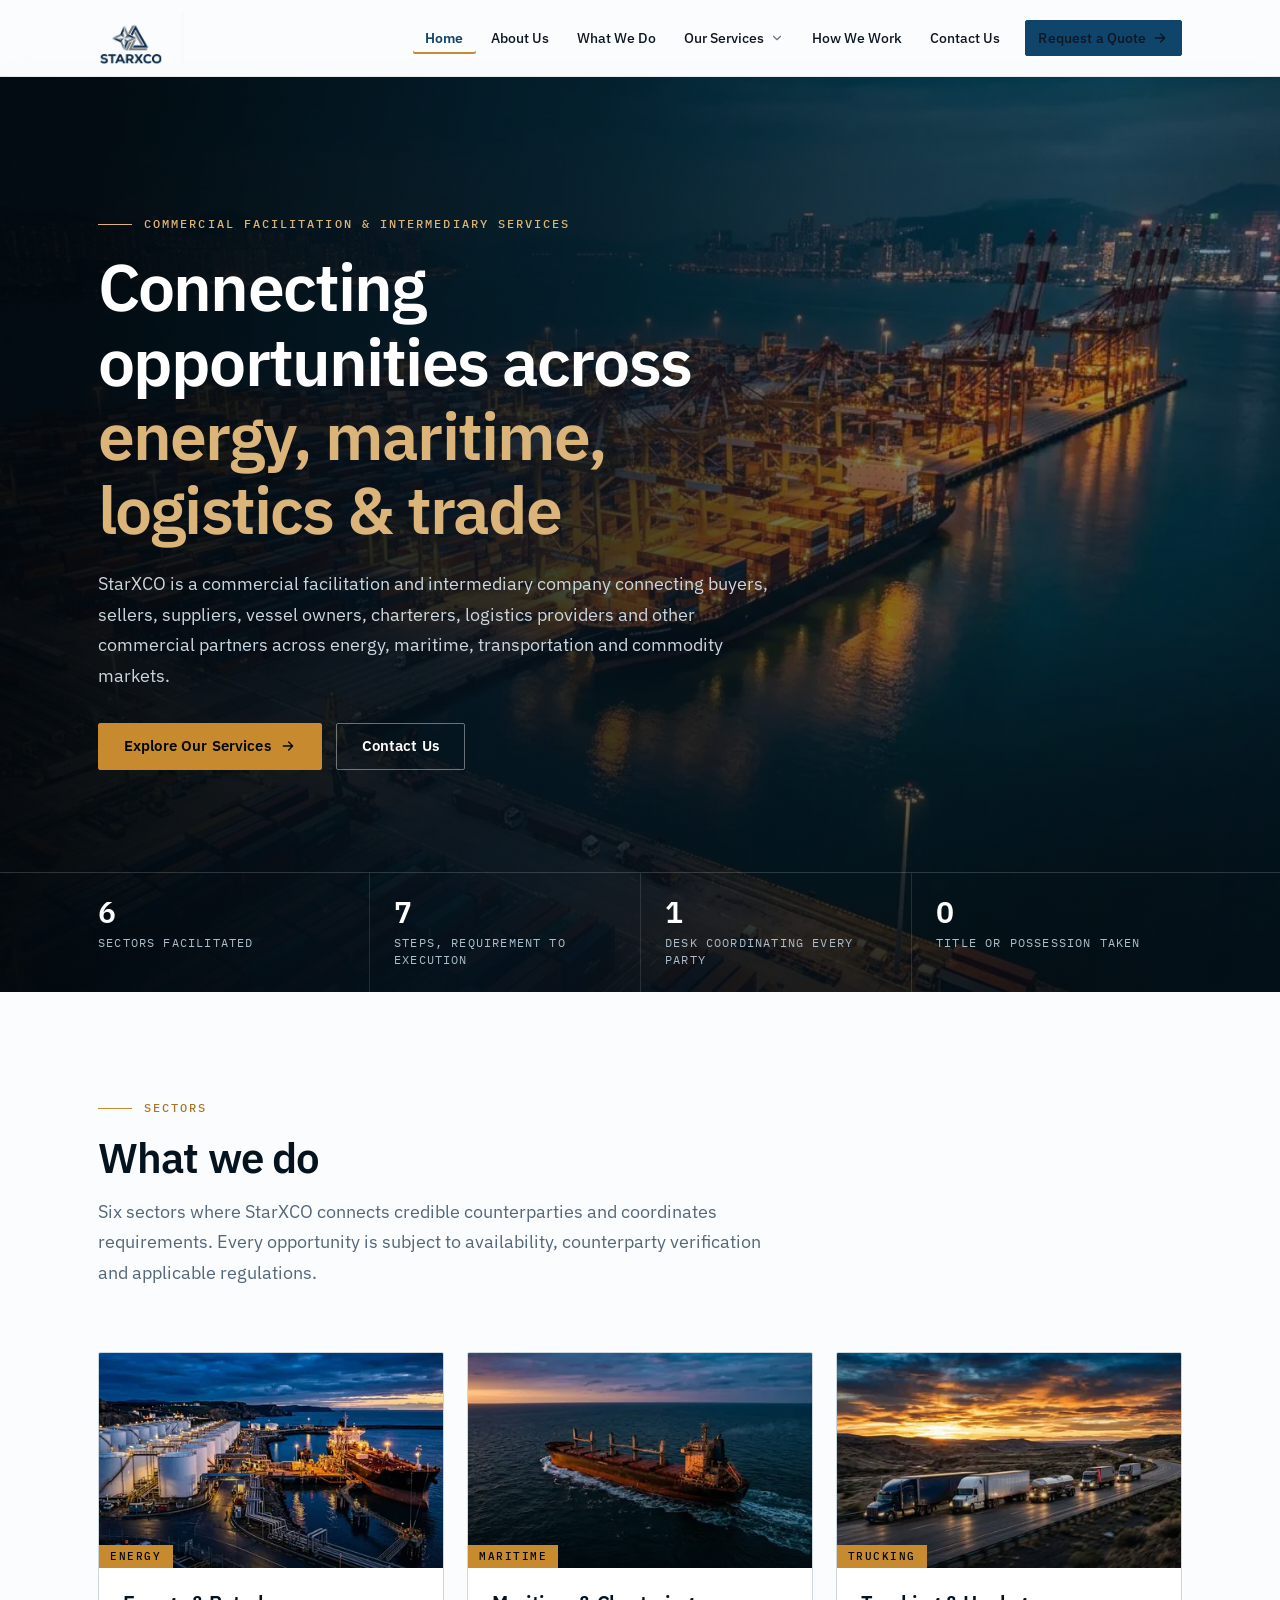
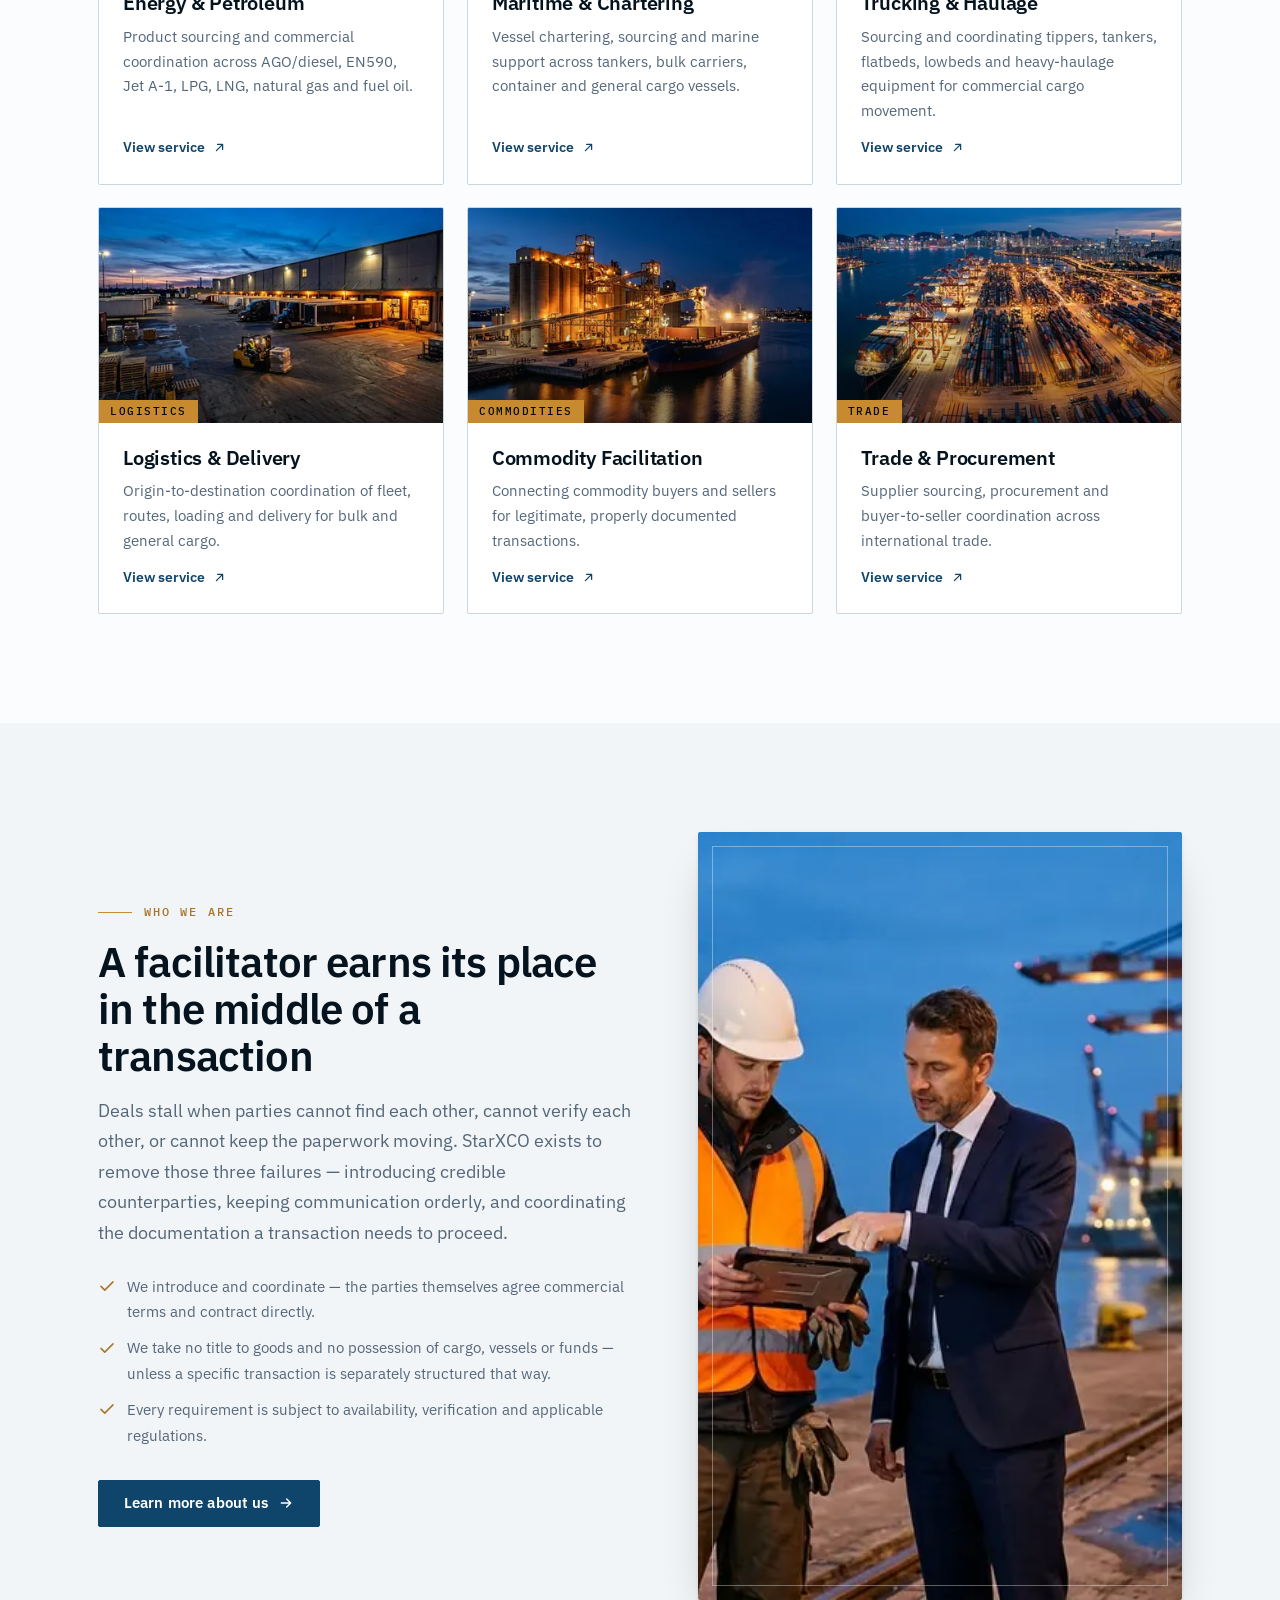
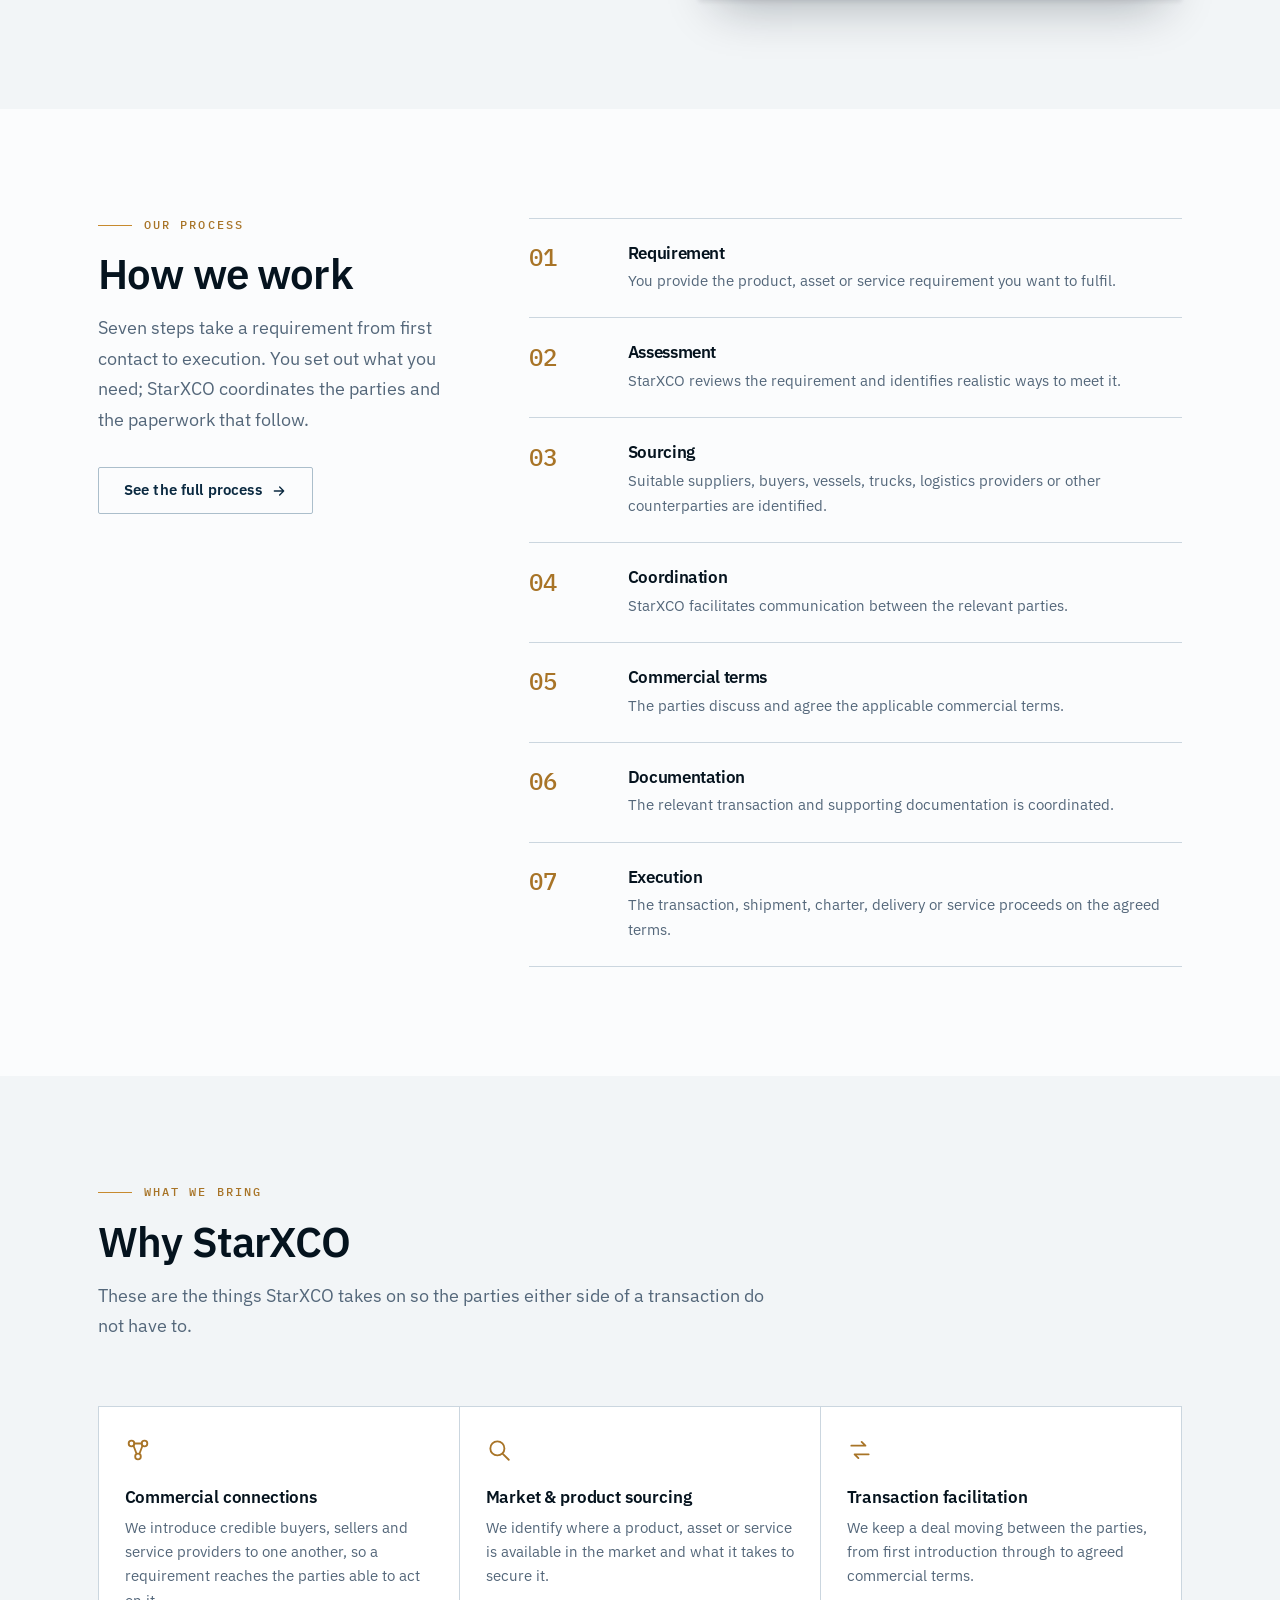
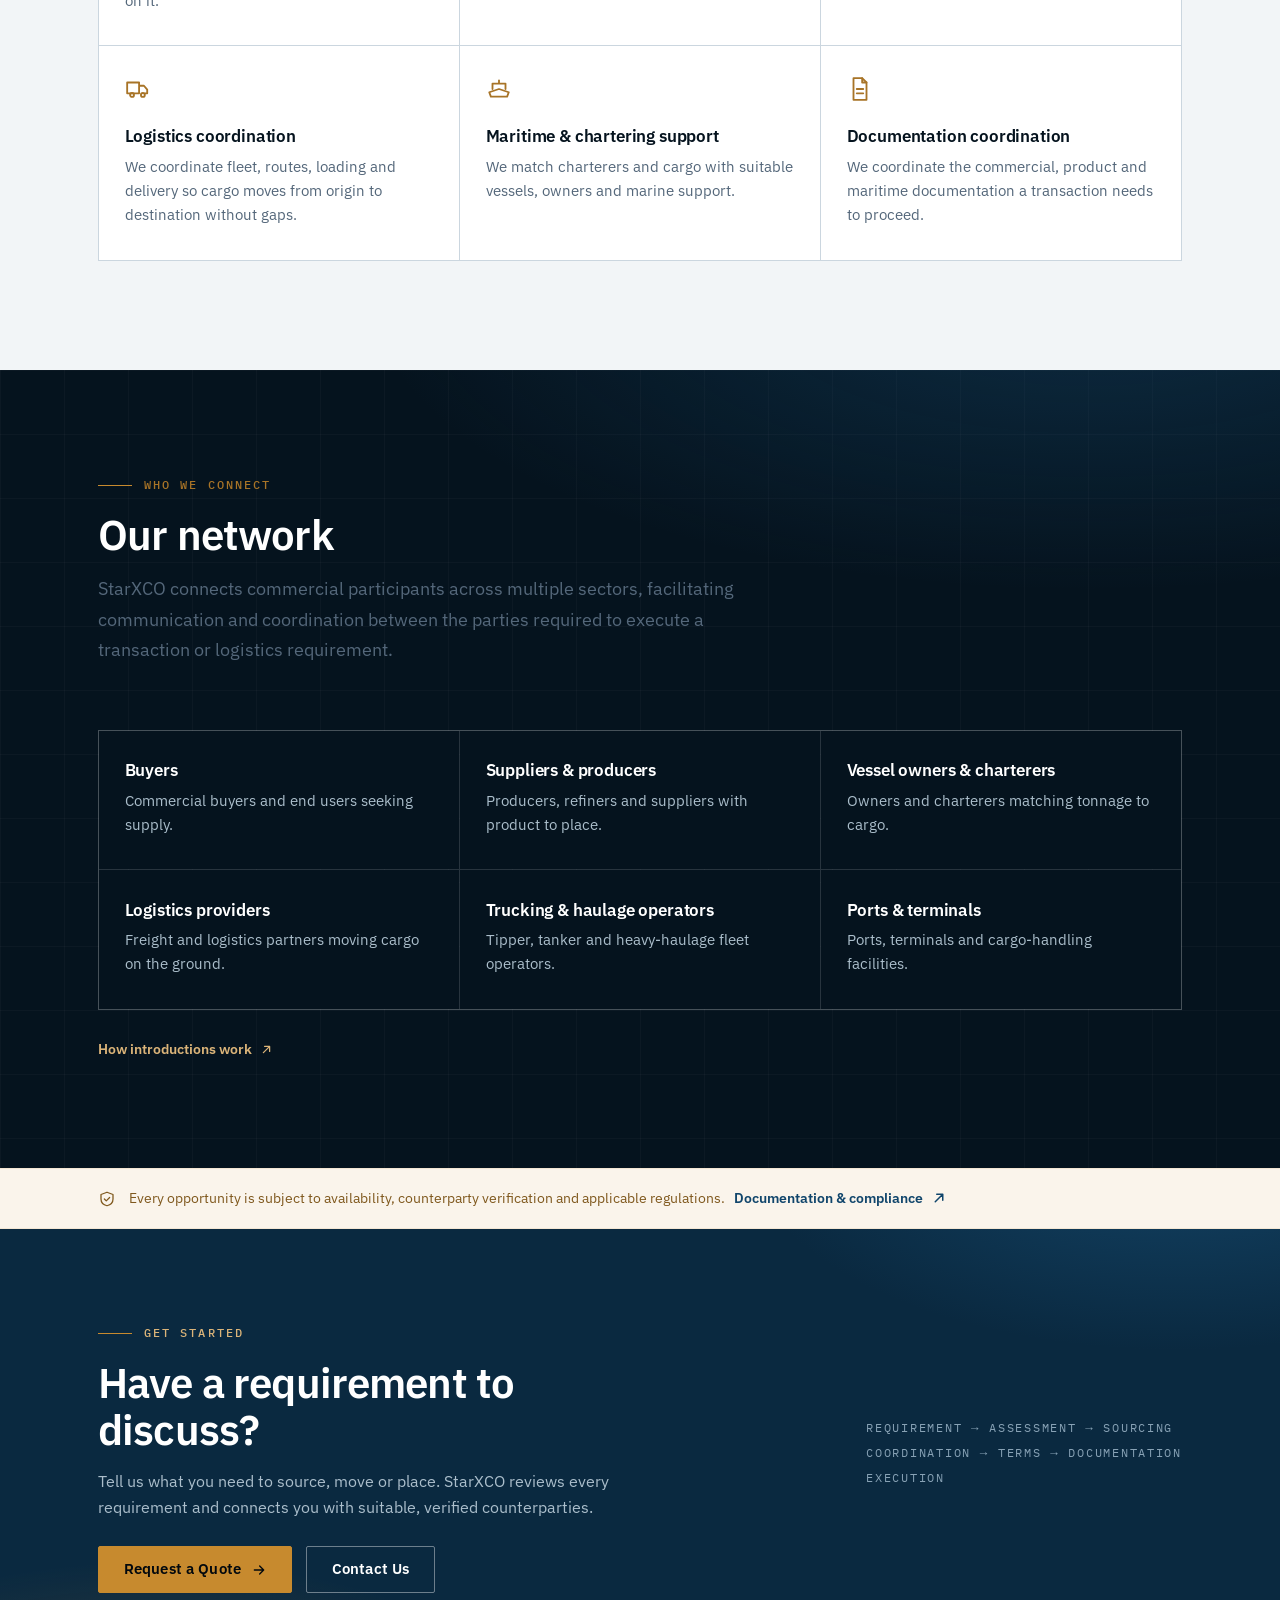
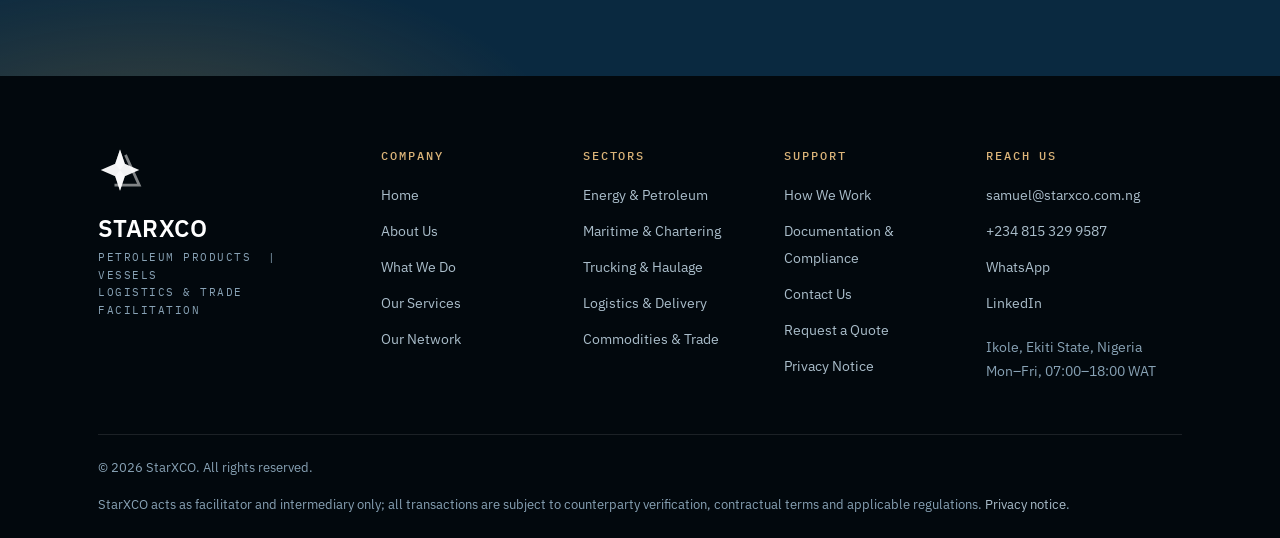
<file: index.html>
<!DOCTYPE html>
<html lang="en">
<head>
<meta charset="utf-8">
<meta name="viewport" content="width=device-width, initial-scale=1">
<title>StarXCO | Commercial Facilitation Across Energy, Maritime & Trade</title>
<meta name="description" content="StarXCO connects buyers, sellers, suppliers, vessel owners, charterers and logistics providers across energy, maritime, transportation and commodity markets.">
<link rel="canonical" href="https://starxco.com.ng/">
<meta property="og:type" content="website">
<meta property="og:site_name" content="StarXCO">
<meta property="og:title" content="StarXCO | Commercial Facilitation Across Energy, Maritime & Trade">
<meta property="og:description" content="StarXCO connects buyers, sellers, suppliers, vessel owners, charterers and logistics providers across energy, maritime, transportation and commodity markets.">
<meta property="og:url" content="https://starxco.com.ng/">
<meta property="og:image" content="https://starxco.com.ng/assets/img/hero.jpg">
<meta property="og:image:width" content="1376">
<meta property="og:image:height" content="768">
<meta property="og:image:alt" content="StarXCO | Commercial Facilitation Across Energy, Maritime & Trade">
<meta name="twitter:card" content="summary_large_image">
<meta name="twitter:title" content="StarXCO | Commercial Facilitation Across Energy, Maritime & Trade">
<meta name="twitter:description" content="StarXCO connects buyers, sellers, suppliers, vessel owners, charterers and logistics providers across energy, maritime, transportation and commodity markets.">
<meta name="twitter:image" content="https://starxco.com.ng/assets/img/hero.jpg">
<meta name="theme-color" content="#05131E">
<link rel="apple-touch-icon" href="/assets/apple-touch-icon.png">
<link rel="icon" href="/assets/favicon.ico" sizes="32x32">
<link rel="manifest" href="/assets/site.webmanifest">
<link rel="icon" type="image/svg+xml" href="/assets/favicon.svg?v=7ad61d5768">
<link rel="alternate icon" href="/assets/brand/icon512.png">
<link rel="preload" href="/assets/fonts/ibm-plex-sans-400-latin.woff2" as="font" type="font/woff2" crossorigin>
<link rel="preload" href="/assets/fonts/ibm-plex-mono-400-latin.woff2" as="font" type="font/woff2" crossorigin>
<link rel="stylesheet" href="/assets/css/styles.css?v=1f58869c89">
<script type="application/ld+json">
{"@context":"https://schema.org","@graph":[
 {"@type":"Organization","@id":"https://starxco.com.ng/#org","name":"StarXCO","slogan":"Petroleum Products | Vessels | Logistics & Trade Facilitation","description":"Commercial coordination and trade facilitation desk for petroleum products, vessels, logistics and related physical commodities.","foundingDate":"2021","email":"samuel@starxco.com.ng","telephone":"+2348153299587","url":"https://starxco.com.ng/","logo":"https://starxco.com.ng/assets/brand/icon512.png","address":{"@type":"PostalAddress","addressLocality":"Ikole","addressRegion":"Ekiti State","addressCountry":"NG"},"areaServed":["Nigeria","West Africa"],"sameAs":["https://www.linkedin.com/in/sammyakins"],"contactPoint":{"@type":"ContactPoint","contactType":"sales","email":"samuel@starxco.com.ng","telephone":"+2348153299587","availableLanguage":"en"}},
 {"@type":"WebSite","@id":"https://starxco.com.ng/#site","url":"https://starxco.com.ng/","name":"StarXCO","publisher":{"@id":"https://starxco.com.ng/#org"}}
]}
</script>
<script>window.STARXCO_CONFIG={email:"samuel@starxco.com.ng",formEmail:"samuel@starxco.com.ng",domain:"starxco.com.ng",whatsapp:"2348153299587"};</script>
</head>
<body data-page="index">
<a class="skip" href="#main">Skip to content</a>

<!-- icon sprite -->
<svg xmlns="http://www.w3.org/2000/svg" style="display:none" aria-hidden="true">
  <symbol id="i-arrow" viewBox="0 0 24 24" fill="none" stroke="currentColor" stroke-width="2" stroke-linecap="round" stroke-linejoin="round"><path d="M5 12h14M13 6l6 6-6 6"/></symbol>
  <symbol id="i-arrow-ur" viewBox="0 0 24 24" fill="none" stroke="currentColor" stroke-width="2" stroke-linecap="round" stroke-linejoin="round"><path d="M7 17L17 7M9 7h8v8"/></symbol>
  <symbol id="i-chev" viewBox="0 0 24 24" fill="none" stroke="currentColor" stroke-width="2" stroke-linecap="round" stroke-linejoin="round"><path d="M6 9l6 6 6-6"/></symbol>
  <symbol id="i-menu" viewBox="0 0 24 24" fill="none" stroke="currentColor" stroke-width="2" stroke-linecap="round"><path d="M4 7h16M4 12h16M4 17h16"/></symbol>
  <symbol id="i-close" viewBox="0 0 24 24" fill="none" stroke="currentColor" stroke-width="2" stroke-linecap="round"><path d="M6 6l12 12M18 6L6 18"/></symbol>
  <symbol id="i-check" viewBox="0 0 24 24" fill="none" stroke="currentColor" stroke-width="2" stroke-linecap="round" stroke-linejoin="round"><path d="M4 12.5l5 5L20 6.5"/></symbol>
  <symbol id="i-link" viewBox="0 0 24 24" fill="none" stroke="currentColor" stroke-width="1.7" stroke-linecap="round" stroke-linejoin="round"><circle cx="6" cy="6" r="2.6"/><circle cx="18" cy="6" r="2.6"/><circle cx="12" cy="18" r="2.6"/><path d="M7.8 7.8l2.6 7M16.2 7.8l-2.6 7M8.6 6h6.8"/></symbol>
  <symbol id="i-search" viewBox="0 0 24 24" fill="none" stroke="currentColor" stroke-width="1.7" stroke-linecap="round"><circle cx="10.5" cy="10.5" r="6.5"/><path d="M15.5 15.5L21 21"/></symbol>
  <symbol id="i-swap" viewBox="0 0 24 24" fill="none" stroke="currentColor" stroke-width="1.7" stroke-linecap="round" stroke-linejoin="round"><path d="M4 8h13l-3.5-3.5M20 16H7l3.5 3.5"/></symbol>
  <symbol id="i-truck" viewBox="0 0 24 24" fill="none" stroke="currentColor" stroke-width="1.7" stroke-linecap="round" stroke-linejoin="round"><path d="M2 6h11v10H2zM13 9h4.5l3 3.5V16h-2"/><circle cx="6.5" cy="17.5" r="1.8"/><circle cx="16.5" cy="17.5" r="1.8"/></symbol>
  <symbol id="i-ship" viewBox="0 0 24 24" fill="none" stroke="currentColor" stroke-width="1.7" stroke-linecap="round" stroke-linejoin="round"><path d="M3 15l1.5 4h15L21 15l-9-3z"/><path d="M6 12V7h12v5M12 7V4"/></symbol>
  <symbol id="i-doc" viewBox="0 0 24 24" fill="none" stroke="currentColor" stroke-width="1.7" stroke-linecap="round" stroke-linejoin="round"><path d="M6 2h8l4 4v16H6z"/><path d="M14 2v4h4M9 12h6M9 16h6"/></symbol>
  <symbol id="i-shield" viewBox="0 0 24 24" fill="none" stroke="currentColor" stroke-width="1.7" stroke-linecap="round" stroke-linejoin="round"><path d="M12 3l8 3v6c0 5-3.5 8-8 9-4.5-1-8-4-8-9V6z"/><path d="M8.5 12l2.5 2.5 4.5-4.5"/></symbol>
  <symbol id="i-globe" viewBox="0 0 24 24" fill="none" stroke="currentColor" stroke-width="1.7" stroke-linecap="round"><circle cx="12" cy="12" r="9"/><path d="M3 12h18M12 3c3 3.5 3 14 0 18M12 3c-3 3.5-3 14 0 18"/></symbol>
  <symbol id="i-mail" viewBox="0 0 24 24" fill="none" stroke="currentColor" stroke-width="1.7" stroke-linecap="round" stroke-linejoin="round"><rect x="3" y="5" width="18" height="14" rx="1"/><path d="M3 7l9 6 9-6"/></symbol>
  <symbol id="i-phone" viewBox="0 0 24 24" fill="none" stroke="currentColor" stroke-width="1.7" stroke-linecap="round" stroke-linejoin="round"><path d="M5 3h4l2 5-2.5 1.5a12 12 0 006 6L16 13l5 2v4a2 2 0 01-2 2A16 16 0 013 5a2 2 0 012-2z"/></symbol>
  <symbol id="i-chat" viewBox="0 0 24 24" fill="none" stroke="currentColor" stroke-width="1.7" stroke-linecap="round" stroke-linejoin="round"><path d="M21 12a8 8 0 01-8 8H4l2-3a8 8 0 1115-5z"/></symbol>
  <symbol id="i-pin" viewBox="0 0 24 24" fill="none" stroke="currentColor" stroke-width="1.7" stroke-linecap="round" stroke-linejoin="round"><path d="M12 21s7-6.2 7-11a7 7 0 10-14 0c0 4.8 7 11 7 11z"/><circle cx="12" cy="10" r="2.6"/></symbol>
  <symbol id="i-info" viewBox="0 0 24 24" fill="none" stroke="currentColor" stroke-width="1.7" stroke-linecap="round"><circle cx="12" cy="12" r="9"/><path d="M12 11v5M12 7.5v.5"/></symbol>
  <symbol id="i-star" viewBox="0 0 64 64">
    <path fill="currentColor" d="M32 2l7 21 21 9-21 9-7 21-7-21-21-9 21-9z" opacity=".95"/>
    <path fill="currentColor" d="M32 2l7 21-7 9-7-9z" opacity=".55"/>
    <path fill="currentColor" d="M32 62l7-21-7-9-7 9z" opacity=".55"/>
    <path fill="none" stroke="currentColor" stroke-width="4" opacity=".5" d="M40 10l20 44H24"/>
  </symbol>
</svg>

<header class="site-header">
  <div class="container nav">
    <a class="brand" href="/" aria-label="StarXCO — home">
      <img src="/assets/brand/logo-trim.jpg" alt="StarXCO — Petroleum Products, Vessels, Logistics & Trade Facilitation" width="753" height="450">
    </a>
    <ul class="nav-links" id="nav">
      <li><a href="/" aria-current="page">Home</a></li>
      <li><a href="/about/">About Us</a></li>
      <li><a href="/what-we-do/">What We Do</a></li>
      <li class="drop">
        <a href="/services/" aria-haspopup="true">Our Services <svg aria-hidden="true"><use href="#i-chev"/></svg></a>
        <ul class="drop-menu">
          <li><a href="/services/">Service catalogue <small>Everything StarXCO coordinates</small></a></li>
          <li><a href="/energy/">Energy &amp; Petroleum <small>AGO, EN590, Jet A-1, LPG, LNG, fuel oil</small></a></li>
          <li><a href="/maritime/">Maritime &amp; Chartering <small>Tankers, bulk, container, general cargo</small></a></li>
          <li><a href="/logistics/">Logistics &amp; Trucking <small>Haulage, routes, delivery coordination</small></a></li>
          <li><a href="/compliance/">Documentation &amp; Compliance <small>Verification and paperwork</small></a></li>
        </ul>
      </li>
      <li><a href="/how-we-work/">How We Work</a></li>
      <li><a href="/contact/">Contact Us</a></li>
      <li><a class="btn nav-cta" href="/quote/"><span>Request a Quote</span> <svg aria-hidden="true"><use href="#i-arrow"/></svg></a></li>
    </ul>
    <button class="nav-toggle" aria-expanded="false" aria-controls="nav" aria-label="Menu">
      <svg class="i-open" aria-hidden="true"><use href="#i-menu"/></svg>
      <svg class="i-close" style="display:none" aria-hidden="true"><use href="#i-close"/></svg>
    </button>
  </div>
</header>

<main id="main">
<section class="hero">
  <div class="hero-media"><picture><source type="image/webp" srcset="/assets/img/hero-480.webp 480w, /assets/img/hero-960.webp 960w, /assets/img/hero.webp 1376w" sizes="100vw"><img fetchpriority="high" src="/assets/img/hero.jpg" srcset="/assets/img/hero-480.jpg 480w, /assets/img/hero-960.jpg 960w, /assets/img/hero.jpg 1376w" sizes="100vw" width="1376" height="768" alt="Container terminal at dusk with gantry cranes, stacked containers and a moored cargo ship" decoding="async"></picture></div>
  <div class="container hero-inner">
    <p class="eyebrow">Commercial facilitation &amp; intermediary services</p>
    <h1>Connecting opportunities across <em>energy, maritime, logistics &amp; trade</em></h1>
    <p class="lede">StarXCO is a commercial facilitation and intermediary company connecting buyers, sellers, suppliers, vessel owners, charterers, logistics providers and other commercial partners across energy, maritime, transportation and commodity markets.</p>
    <div class="btn-row">
      <a class="btn btn--gold" href="/services/">Explore Our Services <svg aria-hidden="true"><use href="#i-arrow"/></svg></a>
      <a class="btn btn--ghost" href="/contact/">Contact Us</a>
    </div>
  </div>
  <div class="hero-stats">
    <div class="wrap">
      <div><b>6</b><span>Sectors facilitated</span></div>
      <div><b>7</b><span>Steps, requirement to execution</span></div>
      <div><b>1</b><span>Desk coordinating every party</span></div>
      <div><b>0</b><span>Title or possession taken</span></div>
    </div>
  </div>
</section>

<section class="section">
  <div class="container">
    <div class="section-head reveal">
      <p class="eyebrow">Sectors</p>
      <h2>What we do</h2>
      <p class="lede" style="margin-top:1rem">Six sectors where StarXCO connects credible counterparties and coordinates requirements. Every opportunity is subject to availability, counterparty verification and applicable regulations.</p>
    </div>
    <div class="cards">
      <a class="card reveal" href="/energy/">
        <div class="card-media"><picture><source type="image/webp" srcset="/assets/img/energy-480.webp 480w, /assets/img/energy-960.webp 960w, /assets/img/energy.webp 1376w" sizes="(max-width:620px) 92vw, (max-width:980px) 46vw, 30vw"><img loading="lazy" src="/assets/img/energy.jpg" srcset="/assets/img/energy-480.jpg 480w, /assets/img/energy-960.jpg 960w, /assets/img/energy.jpg 1376w" sizes="(max-width:620px) 92vw, (max-width:980px) 46vw, 30vw" width="1376" height="768" alt="Coastal tank terminal at dusk with storage tanks and a moored product tanker" decoding="async"></picture><span class="card-tag">Energy</span></div>
        <div class="card-body">
          <h3>Energy &amp; Petroleum</h3>
          <p>Product sourcing and commercial coordination across AGO/diesel, EN590, Jet A-1, LPG, LNG, natural gas and fuel oil.</p>
          <span class="text-link">View service <svg aria-hidden="true"><use href="#i-arrow-ur"/></svg></span>
        </div>
      </a>
      <a class="card reveal" href="/maritime/">
        <div class="card-media"><picture><source type="image/webp" srcset="/assets/img/maritime-480.webp 480w, /assets/img/maritime-960.webp 960w, /assets/img/maritime.webp 1376w" sizes="(max-width:620px) 92vw, (max-width:980px) 46vw, 30vw"><img loading="lazy" src="/assets/img/maritime.jpg" srcset="/assets/img/maritime-480.jpg 480w, /assets/img/maritime-960.jpg 960w, /assets/img/maritime.jpg 1376w" sizes="(max-width:620px) 92vw, (max-width:980px) 46vw, 30vw" width="1376" height="768" alt="Bulk carrier underway on deep blue ocean" decoding="async"></picture><span class="card-tag">Maritime</span></div>
        <div class="card-body">
          <h3>Maritime &amp; Chartering</h3>
          <p>Vessel chartering, sourcing and marine support across tankers, bulk carriers, container and general cargo vessels.</p>
          <span class="text-link">View service <svg aria-hidden="true"><use href="#i-arrow-ur"/></svg></span>
        </div>
      </a>
      <a class="card reveal" href="/logistics/#haulage">
        <div class="card-media"><picture><source type="image/webp" srcset="/assets/img/trucking-480.webp 480w, /assets/img/trucking-960.webp 960w, /assets/img/trucking.webp 1408w" sizes="(max-width:620px) 92vw, (max-width:980px) 46vw, 30vw"><img loading="lazy" src="/assets/img/trucking.jpg" srcset="/assets/img/trucking-480.jpg 480w, /assets/img/trucking-960.jpg 960w, /assets/img/trucking.jpg 1408w" sizes="(max-width:620px) 92vw, (max-width:980px) 46vw, 30vw" width="1408" height="768" alt="Heavy trucks on a highway at sunset" decoding="async"></picture><span class="card-tag">Trucking</span></div>
        <div class="card-body">
          <h3>Trucking &amp; Haulage</h3>
          <p>Sourcing and coordinating tippers, tankers, flatbeds, lowbeds and heavy-haulage equipment for commercial cargo movement.</p>
          <span class="text-link">View service <svg aria-hidden="true"><use href="#i-arrow-ur"/></svg></span>
        </div>
      </a>
      <a class="card reveal" href="/logistics/#delivery">
        <div class="card-media"><picture><source type="image/webp" srcset="/assets/img/logistics-480.webp 480w, /assets/img/logistics-960.webp 960w, /assets/img/logistics.webp 1408w" sizes="(max-width:620px) 92vw, (max-width:980px) 46vw, 30vw"><img loading="lazy" src="/assets/img/logistics.jpg" srcset="/assets/img/logistics-480.jpg 480w, /assets/img/logistics-960.jpg 960w, /assets/img/logistics.jpg 1408w" sizes="(max-width:620px) 92vw, (max-width:980px) 46vw, 30vw" width="1408" height="768" alt="Warehouse loading yard at dusk with trailers, pallets and a forklift" decoding="async"></picture><span class="card-tag">Logistics</span></div>
        <div class="card-body">
          <h3>Logistics &amp; Delivery</h3>
          <p>Origin-to-destination coordination of fleet, routes, loading and delivery for bulk and general cargo.</p>
          <span class="text-link">View service <svg aria-hidden="true"><use href="#i-arrow-ur"/></svg></span>
        </div>
      </a>
      <a class="card reveal" href="/what-we-do/#commodities">
        <div class="card-media"><picture><source type="image/webp" srcset="/assets/img/commodities-480.webp 480w, /assets/img/commodities-960.webp 960w, /assets/img/commodities.webp 1408w" sizes="(max-width:620px) 92vw, (max-width:980px) 46vw, 30vw"><img loading="lazy" src="/assets/img/commodities.jpg" srcset="/assets/img/commodities-480.jpg 480w, /assets/img/commodities-960.jpg 960w, /assets/img/commodities.jpg 1408w" sizes="(max-width:620px) 92vw, (max-width:980px) 46vw, 30vw" width="1408" height="768" alt="Silos and conveyors loading a bulk ship at a lit terminal at dusk" decoding="async"></picture><span class="card-tag">Commodities</span></div>
        <div class="card-body">
          <h3>Commodity Facilitation</h3>
          <p>Connecting commodity buyers and sellers for legitimate, properly documented transactions.</p>
          <span class="text-link">View service <svg aria-hidden="true"><use href="#i-arrow-ur"/></svg></span>
        </div>
      </a>
      <a class="card reveal" href="/services/#trade">
        <div class="card-media"><picture><source type="image/webp" srcset="/assets/img/trade-480.webp 480w, /assets/img/trade-960.webp 960w, /assets/img/trade.webp 1408w" sizes="(max-width:620px) 92vw, (max-width:980px) 46vw, 30vw"><img loading="lazy" src="/assets/img/trade.jpg" srcset="/assets/img/trade-480.jpg 480w, /assets/img/trade-960.jpg 960w, /assets/img/trade.jpg 1408w" sizes="(max-width:620px) 92vw, (max-width:980px) 46vw, 30vw" width="1408" height="768" alt="Aerial view of a container port at dusk with a city beyond" decoding="async"></picture><span class="card-tag">Trade</span></div>
        <div class="card-body">
          <h3>Trade &amp; Procurement</h3>
          <p>Supplier sourcing, procurement and buyer-to-seller coordination across international trade.</p>
          <span class="text-link">View service <svg aria-hidden="true"><use href="#i-arrow-ur"/></svg></span>
        </div>
      </a>
    </div>
  </div>
</section>

<section class="section alt">
  <div class="container duo">
    <div class="reveal">
      <p class="eyebrow">Who we are</p>
      <h2>A facilitator earns its place in the middle of a transaction</h2>
      <p class="lede" style="margin-top:1rem">Deals stall when parties cannot find each other, cannot verify each other, or cannot keep the paperwork moving. StarXCO exists to remove those three failures &mdash; introducing credible counterparties, keeping communication orderly, and coordinating the documentation a transaction needs to proceed.</p>
      <ul class="checklist">
        <li><svg aria-hidden="true"><use href="#i-check"/></svg> We introduce and coordinate &mdash; the parties themselves agree commercial terms and contract directly.</li>
        <li><svg aria-hidden="true"><use href="#i-check"/></svg> We take no title to goods and no possession of cargo, vessels or funds &mdash; unless a specific transaction is separately structured that way.</li>
        <li><svg aria-hidden="true"><use href="#i-check"/></svg> Every requirement is subject to availability, verification and applicable regulations.</li>
      </ul>
      <div class="btn-row"><a class="btn" href="/about/">Learn more about us <svg aria-hidden="true"><use href="#i-arrow"/></svg></a></div>
    </div>
    <div class="duo-media reveal"><picture><source type="image/webp" srcset="/assets/img/about-480.webp 480w, /assets/img/about-960.webp 960w, /assets/img/about.webp 1408w" sizes="(max-width:900px) 92vw, 46vw"><img loading="lazy" src="/assets/img/about.jpg" srcset="/assets/img/about-480.jpg 480w, /assets/img/about-960.jpg 960w, /assets/img/about.jpg 1408w" sizes="(max-width:900px) 92vw, 46vw" width="1408" height="768" alt="Two professionals reviewing shipping documents on a quayside at dusk" decoding="async"></picture><span class="frame"></span></div>
  </div>
</section>

<section class="section">
  <div class="container steps">
    <div class="reveal">
      <p class="eyebrow">Our process</p>
      <h2>How we work</h2>
      <p class="lede" style="margin-top:1rem">Seven steps take a requirement from first contact to execution. You set out what you need; StarXCO coordinates the parties and the paperwork that follow.</p>
      <div class="btn-row"><a class="btn btn--ghost" href="/how-we-work/">See the full process <svg aria-hidden="true"><use href="#i-arrow"/></svg></a></div>
    </div>
    <ol class="steps-list">
      <li class="reveal"><span class="step-no">01</span><div><h4>Requirement</h4><p>You provide the product, asset or service requirement you want to fulfil.</p></div></li>
      <li class="reveal"><span class="step-no">02</span><div><h4>Assessment</h4><p>StarXCO reviews the requirement and identifies realistic ways to meet it.</p></div></li>
      <li class="reveal"><span class="step-no">03</span><div><h4>Sourcing</h4><p>Suitable suppliers, buyers, vessels, trucks, logistics providers or other counterparties are identified.</p></div></li>
      <li class="reveal"><span class="step-no">04</span><div><h4>Coordination</h4><p>StarXCO facilitates communication between the relevant parties.</p></div></li>
      <li class="reveal"><span class="step-no">05</span><div><h4>Commercial terms</h4><p>The parties discuss and agree the applicable commercial terms.</p></div></li>
      <li class="reveal"><span class="step-no">06</span><div><h4>Documentation</h4><p>The relevant transaction and supporting documentation is coordinated.</p></div></li>
      <li class="reveal"><span class="step-no">07</span><div><h4>Execution</h4><p>The transaction, shipment, charter, delivery or service proceeds on the agreed terms.</p></div></li>
    </ol>
  </div>
</section>

<section class="section alt">
  <div class="container">
    <div class="section-head reveal">
      <p class="eyebrow">What we bring</p>
      <h2>Why StarXCO</h2>
      <p class="lede" style="margin-top:1rem">These are the things StarXCO takes on so the parties either side of a transaction do not have to.</p>
    </div>
    <div class="tiles">
      <div class="tile reveal"><svg aria-hidden="true"><use href="#i-link"/></svg><h3>Commercial connections</h3><p>We introduce credible buyers, sellers and service providers to one another, so a requirement reaches the parties able to act on it.</p></div>
      <div class="tile reveal"><svg aria-hidden="true"><use href="#i-search"/></svg><h3>Market &amp; product sourcing</h3><p>We identify where a product, asset or service is available in the market and what it takes to secure it.</p></div>
      <div class="tile reveal"><svg aria-hidden="true"><use href="#i-swap"/></svg><h3>Transaction facilitation</h3><p>We keep a deal moving between the parties, from first introduction through to agreed commercial terms.</p></div>
      <div class="tile reveal"><svg aria-hidden="true"><use href="#i-truck"/></svg><h3>Logistics coordination</h3><p>We coordinate fleet, routes, loading and delivery so cargo moves from origin to destination without gaps.</p></div>
      <div class="tile reveal"><svg aria-hidden="true"><use href="#i-ship"/></svg><h3>Maritime &amp; chartering support</h3><p>We match charterers and cargo with suitable vessels, owners and marine support.</p></div>
      <div class="tile reveal"><svg aria-hidden="true"><use href="#i-doc"/></svg><h3>Documentation coordination</h3><p>We coordinate the commercial, product and maritime documentation a transaction needs to proceed.</p></div>
    </div>
  </div>
</section>

<section class="section dark">
  <div class="container">
    <div class="section-head reveal">
      <p class="eyebrow">Who we connect</p>
      <h2>Our network</h2>
      <p class="lede" style="margin-top:1rem">StarXCO connects commercial participants across multiple sectors, facilitating communication and coordination between the parties required to execute a transaction or logistics requirement.</p>
    </div>
    <div class="tiles">
      <div class="tile reveal"><h3>Buyers</h3><p>Commercial buyers and end users seeking supply.</p></div>
      <div class="tile reveal"><h3>Suppliers &amp; producers</h3><p>Producers, refiners and suppliers with product to place.</p></div>
      <div class="tile reveal"><h3>Vessel owners &amp; charterers</h3><p>Owners and charterers matching tonnage to cargo.</p></div>
      <div class="tile reveal"><h3>Logistics providers</h3><p>Freight and logistics partners moving cargo on the ground.</p></div>
      <div class="tile reveal"><h3>Trucking &amp; haulage operators</h3><p>Tipper, tanker and heavy-haulage fleet operators.</p></div>
      <div class="tile reveal"><h3>Ports &amp; terminals</h3><p>Ports, terminals and cargo-handling facilities.</p></div>
    </div>
    <div class="btn-row"><a class="text-link" href="/network/">How introductions work <svg aria-hidden="true"><use href="#i-arrow-ur"/></svg></a></div>
  </div>
</section>

<div class="note-band">
  <div class="container">
    <svg aria-hidden="true"><use href="#i-shield"/></svg>
    <span>Every opportunity is subject to availability, counterparty verification and applicable regulations. <a class="text-link" href="/compliance/" style="margin-left:.4rem">Documentation &amp; compliance <svg aria-hidden="true"><use href="#i-arrow-ur"/></svg></a></span>
  </div>
</div>
</main>

<section class="cta-band">
  <div class="container">
    <div>
      <p class="eyebrow light">Get started</p>
      <h2>Have a requirement to discuss?</h2>
      <p>Tell us what you need to source, move or place. StarXCO reviews every requirement and connects you with suitable, verified counterparties.</p>
      <div class="btn-row">
        <a class="btn btn--gold" href="/quote/">Request a Quote <svg aria-hidden="true"><use href="#i-arrow"/></svg></a>
        <a class="btn btn--ghost" href="/contact/">Contact Us</a>
      </div>
    </div>
    <div class="mono" style="font-size:.78rem;letter-spacing:.14em;text-transform:uppercase;color:var(--steel-400);line-height:2">
      Requirement &rarr; Assessment &rarr; Sourcing<br>
      Coordination &rarr; Terms &rarr; Documentation<br>
      Execution
    </div>
  </div>
</section>

<footer class="site-footer">
  <div class="container">
    <div class="footer-top">
      <div class="footer-brand">
        <svg aria-hidden="true"><use href="#i-star"/></svg>
        <div class="word">STARXCO</div>
        <div class="tag">Petroleum Products &nbsp;|&nbsp; Vessels<br>Logistics &amp; Trade Facilitation</div>
      </div>
      <nav class="footer-col" aria-label="Company">
        <h4>Company</h4>
        <ul>
          <li><a href="/">Home</a></li>
          <li><a href="/about/">About Us</a></li>
          <li><a href="/what-we-do/">What We Do</a></li>
          <li><a href="/services/">Our Services</a></li>
          <li><a href="/network/">Our Network</a></li>
        </ul>
      </nav>
      <nav class="footer-col" aria-label="Sectors">
        <h4>Sectors</h4>
        <ul>
          <li><a href="/energy/">Energy &amp; Petroleum</a></li>
          <li><a href="/maritime/">Maritime &amp; Chartering</a></li>
          <li><a href="/logistics/">Trucking &amp; Haulage</a></li>
          <li><a href="/logistics/">Logistics &amp; Delivery</a></li>
          <li><a href="/what-we-do/">Commodities &amp; Trade</a></li>
        </ul>
      </nav>
      <nav class="footer-col" aria-label="Support">
        <h4>Support</h4>
        <ul>
          <li><a href="/how-we-work/">How We Work</a></li>
          <li><a href="/compliance/">Documentation &amp; Compliance</a></li>
          <li><a href="/contact/">Contact Us</a></li>
          <li><a href="/quote/">Request a Quote</a></li>
          <li><a href="/privacy/">Privacy Notice</a></li>
        </ul>
      </nav>
      <div class="footer-col">
        <h4>Reach us</h4>
        <ul>
          <li><a href="mailto:samuel@starxco.com.ng">samuel@starxco.com.ng</a></li>
          <li><a href="tel:+2348153299587">+234 815 329 9587</a></li>
          <li><a href="https://wa.me/2348153299587">WhatsApp</a></li>
          <li><a href="https://www.linkedin.com/in/sammyakins" rel="noopener">LinkedIn</a></li>
          <li class="plain" style="margin-top:.6rem;color:var(--steel-400)">Ikole, Ekiti State, Nigeria<br>Mon&ndash;Fri, 07:00&ndash;18:00 WAT</li>
        </ul>
      </div>
    </div>
    <div class="footer-bottom">
      <span>&copy; <span data-year>2026</span> StarXCO. All rights reserved.</span>
      <span>StarXCO acts as facilitator and intermediary only; all transactions are subject to counterparty verification, contractual terms and applicable regulations. <a href="/privacy/">Privacy notice</a>.</span>
    </div>
  </div>
</footer>

<script src="/assets/js/main.js?v=1dc8745560" defer></script>
</body>
</html>
</file>
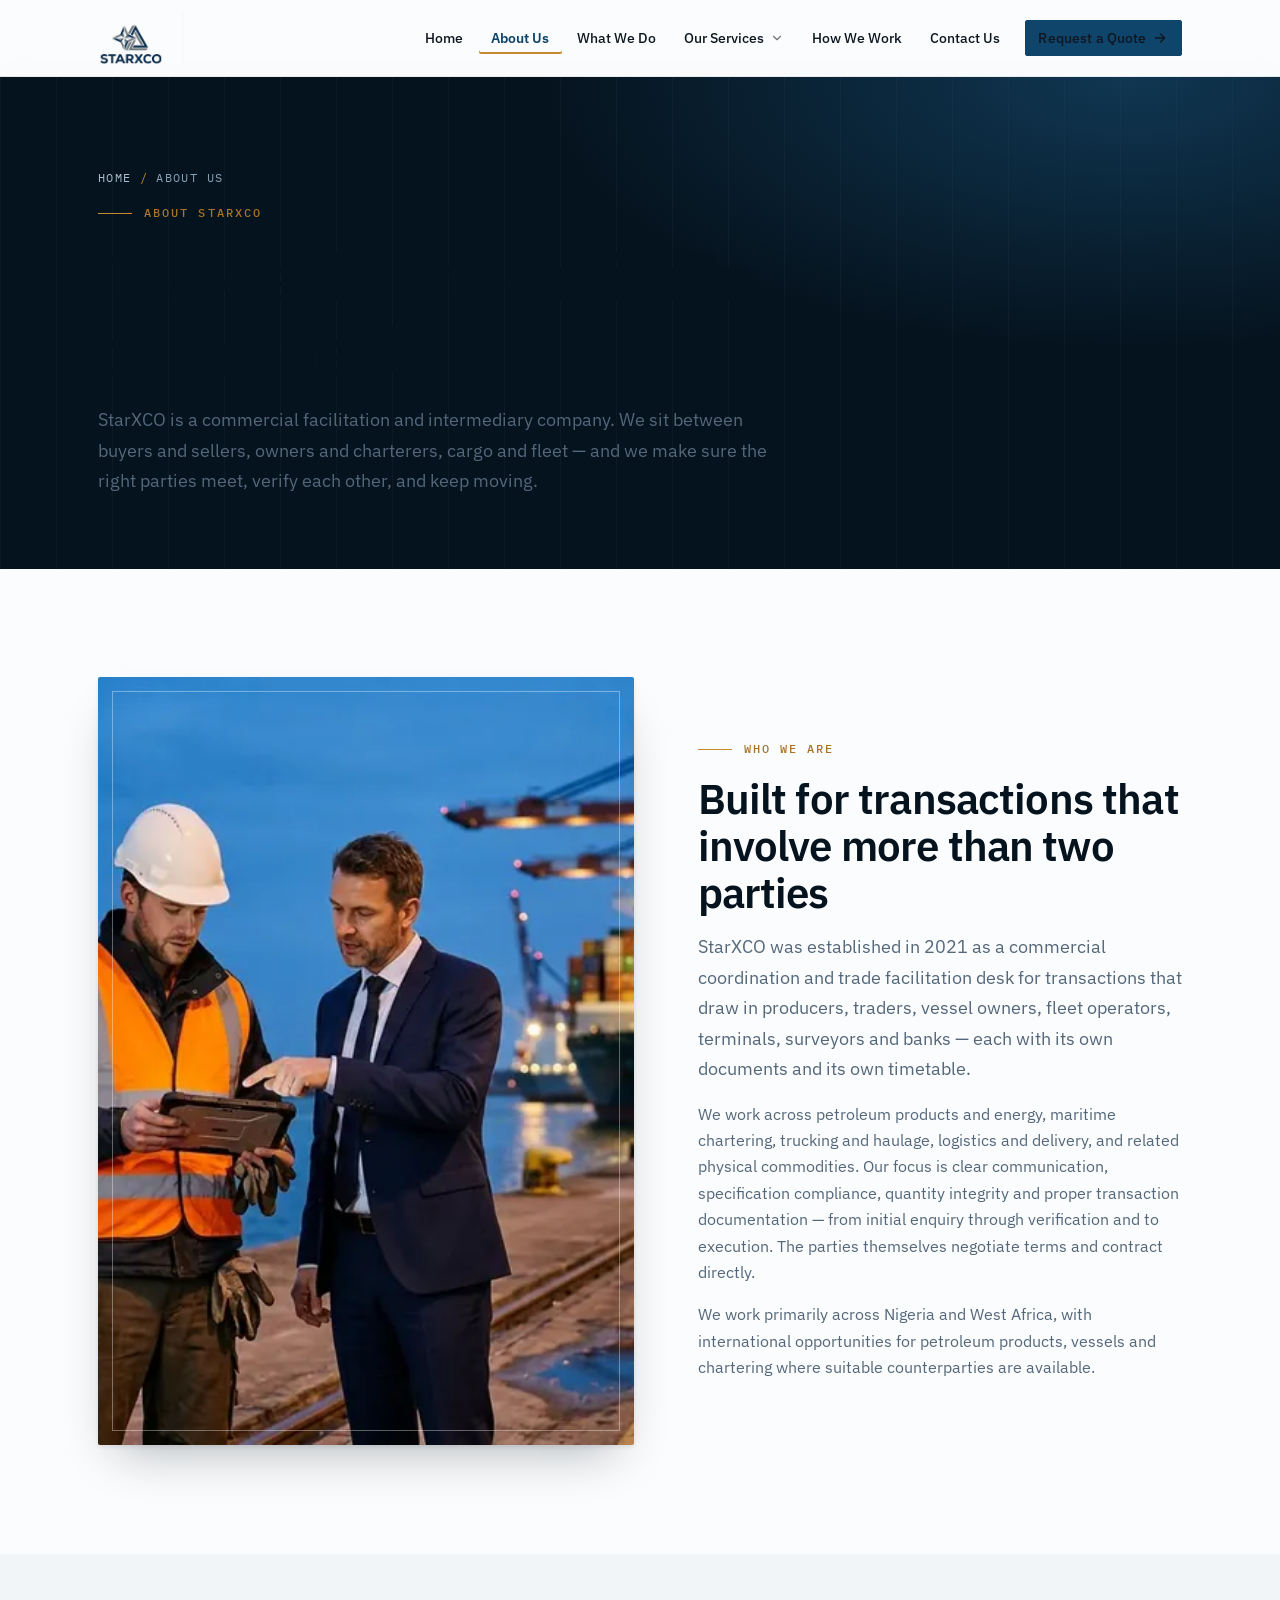
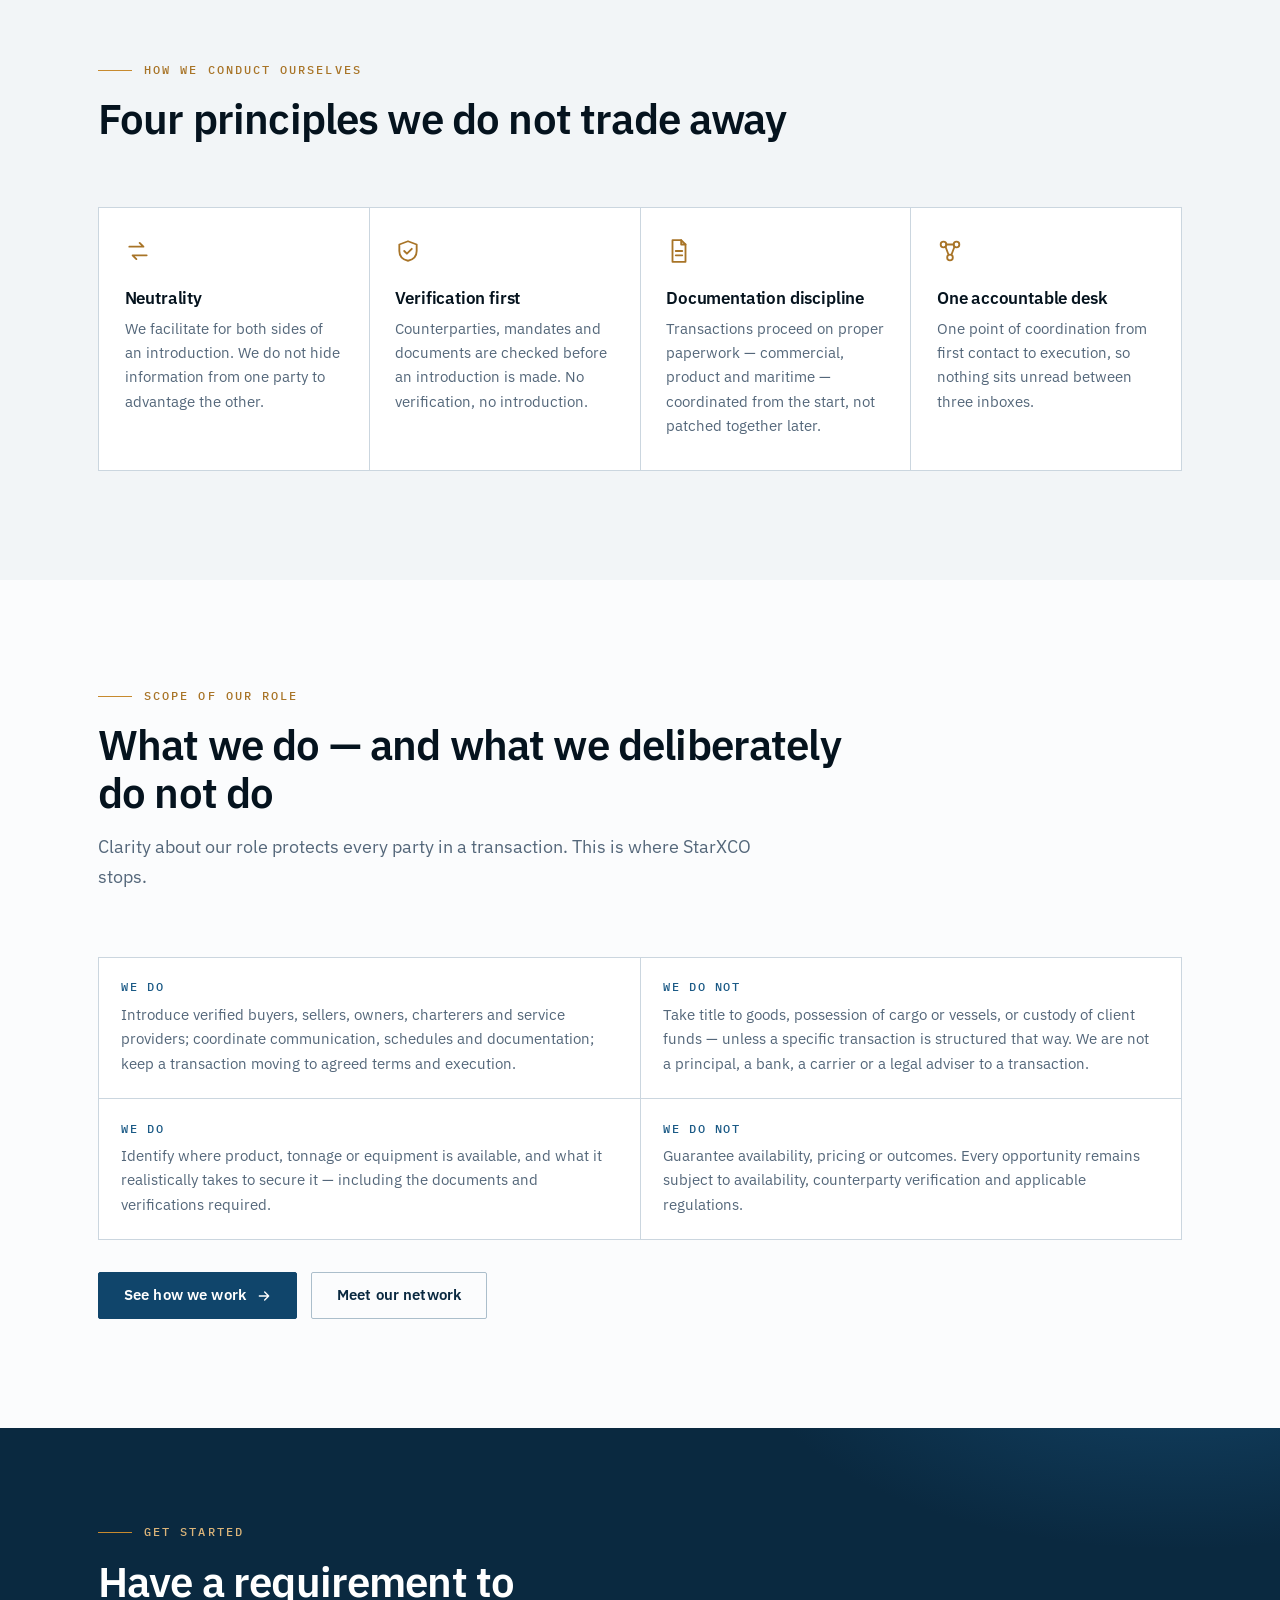
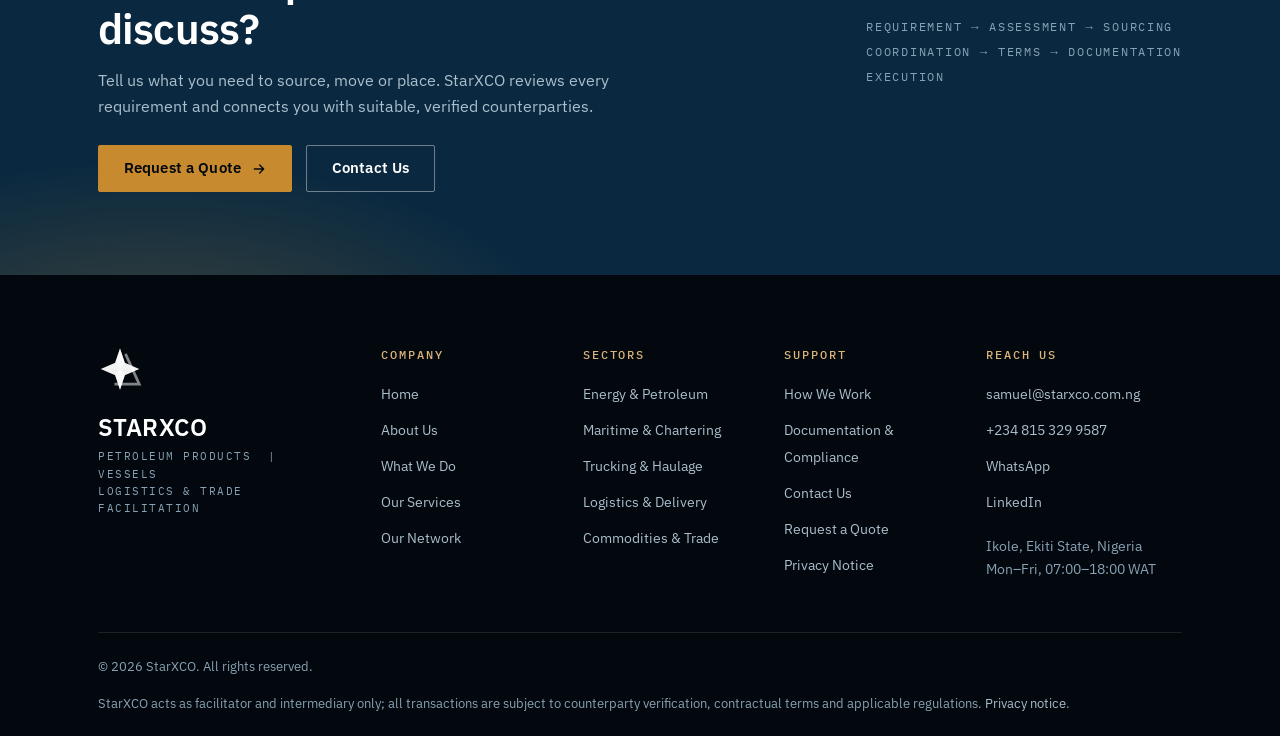
<file: about/index.html>
<!DOCTYPE html>
<html lang="en">
<head>
<meta charset="utf-8">
<meta name="viewport" content="width=device-width, initial-scale=1">
<title>About StarXCO | A Commercial Facilitation Company</title>
<meta name="description" content="Who StarXCO is: a commercial facilitator connecting credible buyers, sellers, suppliers, asset owners and logistics partners across energy, maritime and trade.">
<link rel="canonical" href="https://starxco.com.ng/about/">
<meta property="og:type" content="website">
<meta property="og:site_name" content="StarXCO">
<meta property="og:title" content="About StarXCO | A Commercial Facilitation Company">
<meta property="og:description" content="Who StarXCO is: a commercial facilitator connecting credible buyers, sellers, suppliers, asset owners and logistics partners across energy, maritime and trade.">
<meta property="og:url" content="https://starxco.com.ng/about/">
<meta property="og:image" content="https://starxco.com.ng/assets/img/about.jpg">
<meta property="og:image:width" content="1408">
<meta property="og:image:height" content="768">
<meta property="og:image:alt" content="About StarXCO | A Commercial Facilitation Company">
<meta name="twitter:card" content="summary_large_image">
<meta name="twitter:title" content="About StarXCO | A Commercial Facilitation Company">
<meta name="twitter:description" content="Who StarXCO is: a commercial facilitator connecting credible buyers, sellers, suppliers, asset owners and logistics partners across energy, maritime and trade.">
<meta name="twitter:image" content="https://starxco.com.ng/assets/img/about.jpg">
<meta name="theme-color" content="#05131E">
<link rel="apple-touch-icon" href="/assets/apple-touch-icon.png">
<link rel="icon" href="/assets/favicon.ico" sizes="32x32">
<link rel="manifest" href="/assets/site.webmanifest">
<link rel="icon" type="image/svg+xml" href="/assets/favicon.svg?v=7ad61d5768">
<link rel="alternate icon" href="/assets/brand/icon512.png">
<link rel="preload" href="/assets/fonts/ibm-plex-sans-400-latin.woff2" as="font" type="font/woff2" crossorigin>
<link rel="preload" href="/assets/fonts/ibm-plex-mono-400-latin.woff2" as="font" type="font/woff2" crossorigin>
<link rel="stylesheet" href="/assets/css/styles.css?v=1f58869c89">
<script type="application/ld+json">
{"@context":"https://schema.org","@graph":[
 {"@type":"Organization","@id":"https://starxco.com.ng/#org","name":"StarXCO","slogan":"Petroleum Products | Vessels | Logistics & Trade Facilitation","description":"Commercial coordination and trade facilitation desk for petroleum products, vessels, logistics and related physical commodities.","foundingDate":"2021","email":"samuel@starxco.com.ng","telephone":"+2348153299587","url":"https://starxco.com.ng/","logo":"https://starxco.com.ng/assets/brand/icon512.png","address":{"@type":"PostalAddress","addressLocality":"Ikole","addressRegion":"Ekiti State","addressCountry":"NG"},"areaServed":["Nigeria","West Africa"],"sameAs":["https://www.linkedin.com/in/sammyakins"],"contactPoint":{"@type":"ContactPoint","contactType":"sales","email":"samuel@starxco.com.ng","telephone":"+2348153299587","availableLanguage":"en"}},
 {"@type":"WebSite","@id":"https://starxco.com.ng/#site","url":"https://starxco.com.ng/","name":"StarXCO","publisher":{"@id":"https://starxco.com.ng/#org"}}
]}
</script>
<script>window.STARXCO_CONFIG={email:"samuel@starxco.com.ng",formEmail:"samuel@starxco.com.ng",domain:"starxco.com.ng",whatsapp:"2348153299587"};</script>
</head>
<body data-page="about">
<a class="skip" href="#main">Skip to content</a>

<!-- icon sprite -->
<svg xmlns="http://www.w3.org/2000/svg" style="display:none" aria-hidden="true">
  <symbol id="i-arrow" viewBox="0 0 24 24" fill="none" stroke="currentColor" stroke-width="2" stroke-linecap="round" stroke-linejoin="round"><path d="M5 12h14M13 6l6 6-6 6"/></symbol>
  <symbol id="i-arrow-ur" viewBox="0 0 24 24" fill="none" stroke="currentColor" stroke-width="2" stroke-linecap="round" stroke-linejoin="round"><path d="M7 17L17 7M9 7h8v8"/></symbol>
  <symbol id="i-chev" viewBox="0 0 24 24" fill="none" stroke="currentColor" stroke-width="2" stroke-linecap="round" stroke-linejoin="round"><path d="M6 9l6 6 6-6"/></symbol>
  <symbol id="i-menu" viewBox="0 0 24 24" fill="none" stroke="currentColor" stroke-width="2" stroke-linecap="round"><path d="M4 7h16M4 12h16M4 17h16"/></symbol>
  <symbol id="i-close" viewBox="0 0 24 24" fill="none" stroke="currentColor" stroke-width="2" stroke-linecap="round"><path d="M6 6l12 12M18 6L6 18"/></symbol>
  <symbol id="i-check" viewBox="0 0 24 24" fill="none" stroke="currentColor" stroke-width="2" stroke-linecap="round" stroke-linejoin="round"><path d="M4 12.5l5 5L20 6.5"/></symbol>
  <symbol id="i-link" viewBox="0 0 24 24" fill="none" stroke="currentColor" stroke-width="1.7" stroke-linecap="round" stroke-linejoin="round"><circle cx="6" cy="6" r="2.6"/><circle cx="18" cy="6" r="2.6"/><circle cx="12" cy="18" r="2.6"/><path d="M7.8 7.8l2.6 7M16.2 7.8l-2.6 7M8.6 6h6.8"/></symbol>
  <symbol id="i-search" viewBox="0 0 24 24" fill="none" stroke="currentColor" stroke-width="1.7" stroke-linecap="round"><circle cx="10.5" cy="10.5" r="6.5"/><path d="M15.5 15.5L21 21"/></symbol>
  <symbol id="i-swap" viewBox="0 0 24 24" fill="none" stroke="currentColor" stroke-width="1.7" stroke-linecap="round" stroke-linejoin="round"><path d="M4 8h13l-3.5-3.5M20 16H7l3.5 3.5"/></symbol>
  <symbol id="i-truck" viewBox="0 0 24 24" fill="none" stroke="currentColor" stroke-width="1.7" stroke-linecap="round" stroke-linejoin="round"><path d="M2 6h11v10H2zM13 9h4.5l3 3.5V16h-2"/><circle cx="6.5" cy="17.5" r="1.8"/><circle cx="16.5" cy="17.5" r="1.8"/></symbol>
  <symbol id="i-ship" viewBox="0 0 24 24" fill="none" stroke="currentColor" stroke-width="1.7" stroke-linecap="round" stroke-linejoin="round"><path d="M3 15l1.5 4h15L21 15l-9-3z"/><path d="M6 12V7h12v5M12 7V4"/></symbol>
  <symbol id="i-doc" viewBox="0 0 24 24" fill="none" stroke="currentColor" stroke-width="1.7" stroke-linecap="round" stroke-linejoin="round"><path d="M6 2h8l4 4v16H6z"/><path d="M14 2v4h4M9 12h6M9 16h6"/></symbol>
  <symbol id="i-shield" viewBox="0 0 24 24" fill="none" stroke="currentColor" stroke-width="1.7" stroke-linecap="round" stroke-linejoin="round"><path d="M12 3l8 3v6c0 5-3.5 8-8 9-4.5-1-8-4-8-9V6z"/><path d="M8.5 12l2.5 2.5 4.5-4.5"/></symbol>
  <symbol id="i-globe" viewBox="0 0 24 24" fill="none" stroke="currentColor" stroke-width="1.7" stroke-linecap="round"><circle cx="12" cy="12" r="9"/><path d="M3 12h18M12 3c3 3.5 3 14 0 18M12 3c-3 3.5-3 14 0 18"/></symbol>
  <symbol id="i-mail" viewBox="0 0 24 24" fill="none" stroke="currentColor" stroke-width="1.7" stroke-linecap="round" stroke-linejoin="round"><rect x="3" y="5" width="18" height="14" rx="1"/><path d="M3 7l9 6 9-6"/></symbol>
  <symbol id="i-phone" viewBox="0 0 24 24" fill="none" stroke="currentColor" stroke-width="1.7" stroke-linecap="round" stroke-linejoin="round"><path d="M5 3h4l2 5-2.5 1.5a12 12 0 006 6L16 13l5 2v4a2 2 0 01-2 2A16 16 0 013 5a2 2 0 012-2z"/></symbol>
  <symbol id="i-chat" viewBox="0 0 24 24" fill="none" stroke="currentColor" stroke-width="1.7" stroke-linecap="round" stroke-linejoin="round"><path d="M21 12a8 8 0 01-8 8H4l2-3a8 8 0 1115-5z"/></symbol>
  <symbol id="i-pin" viewBox="0 0 24 24" fill="none" stroke="currentColor" stroke-width="1.7" stroke-linecap="round" stroke-linejoin="round"><path d="M12 21s7-6.2 7-11a7 7 0 10-14 0c0 4.8 7 11 7 11z"/><circle cx="12" cy="10" r="2.6"/></symbol>
  <symbol id="i-info" viewBox="0 0 24 24" fill="none" stroke="currentColor" stroke-width="1.7" stroke-linecap="round"><circle cx="12" cy="12" r="9"/><path d="M12 11v5M12 7.5v.5"/></symbol>
  <symbol id="i-star" viewBox="0 0 64 64">
    <path fill="currentColor" d="M32 2l7 21 21 9-21 9-7 21-7-21-21-9 21-9z" opacity=".95"/>
    <path fill="currentColor" d="M32 2l7 21-7 9-7-9z" opacity=".55"/>
    <path fill="currentColor" d="M32 62l7-21-7-9-7 9z" opacity=".55"/>
    <path fill="none" stroke="currentColor" stroke-width="4" opacity=".5" d="M40 10l20 44H24"/>
  </symbol>
</svg>

<header class="site-header">
  <div class="container nav">
    <a class="brand" href="/" aria-label="StarXCO — home">
      <img src="/assets/brand/logo-trim.jpg" alt="StarXCO — Petroleum Products, Vessels, Logistics & Trade Facilitation" width="753" height="450">
    </a>
    <ul class="nav-links" id="nav">
      <li><a href="/">Home</a></li>
      <li><a href="/about/" aria-current="page">About Us</a></li>
      <li><a href="/what-we-do/">What We Do</a></li>
      <li class="drop">
        <a href="/services/" aria-haspopup="true">Our Services <svg aria-hidden="true"><use href="#i-chev"/></svg></a>
        <ul class="drop-menu">
          <li><a href="/services/">Service catalogue <small>Everything StarXCO coordinates</small></a></li>
          <li><a href="/energy/">Energy &amp; Petroleum <small>AGO, EN590, Jet A-1, LPG, LNG, fuel oil</small></a></li>
          <li><a href="/maritime/">Maritime &amp; Chartering <small>Tankers, bulk, container, general cargo</small></a></li>
          <li><a href="/logistics/">Logistics &amp; Trucking <small>Haulage, routes, delivery coordination</small></a></li>
          <li><a href="/compliance/">Documentation &amp; Compliance <small>Verification and paperwork</small></a></li>
        </ul>
      </li>
      <li><a href="/how-we-work/">How We Work</a></li>
      <li><a href="/contact/">Contact Us</a></li>
      <li><a class="btn nav-cta" href="/quote/"><span>Request a Quote</span> <svg aria-hidden="true"><use href="#i-arrow"/></svg></a></li>
    </ul>
    <button class="nav-toggle" aria-expanded="false" aria-controls="nav" aria-label="Menu">
      <svg class="i-open" aria-hidden="true"><use href="#i-menu"/></svg>
      <svg class="i-close" style="display:none" aria-hidden="true"><use href="#i-close"/></svg>
    </button>
  </div>
</header>

<main id="main">
<section class="page-hero">
  <div class="container">
    <p class="crumbs"><a href="/">Home</a><span>/</span>About Us</p>
    <p class="eyebrow">About StarXCO</p>
    <h1>The desk in the middle of the deal</h1>
    <p class="lede">StarXCO is a commercial facilitation and intermediary company. We sit between buyers and sellers, owners and charterers, cargo and fleet &mdash; and we make sure the right parties meet, verify each other, and keep moving.</p>
  </div>
</section>

<section class="section">
  <div class="container duo">
    <div class="duo-media reveal"><picture><source type="image/webp" srcset="/assets/img/about-480.webp 480w, /assets/img/about-960.webp 960w, /assets/img/about.webp 1408w" sizes="(max-width:900px) 92vw, 46vw"><img loading="lazy" src="/assets/img/about.jpg" srcset="/assets/img/about-480.jpg 480w, /assets/img/about-960.jpg 960w, /assets/img/about.jpg 1408w" sizes="(max-width:900px) 92vw, 46vw" width="1408" height="768" alt="StarXCO coordinators reviewing documents at a port terminal at dusk" decoding="async"></picture><span class="frame"></span></div>
    <div class="reveal">
      <p class="eyebrow">Who we are</p>
      <h2>Built for transactions that involve more than two parties</h2>
      <p class="lede" style="margin-top:1rem">StarXCO was established in 2021 as a commercial coordination and trade facilitation desk for transactions that draw in producers, traders, vessel owners, fleet operators, terminals, surveyors and banks &mdash; each with its own documents and its own timetable.</p>
      <p style="margin-top:1rem" class="muted">We work across petroleum products and energy, maritime chartering, trucking and haulage, logistics and delivery, and related physical commodities. Our focus is clear communication, specification compliance, quantity integrity and proper transaction documentation &mdash; from initial enquiry through verification and to execution. The parties themselves negotiate terms and contract directly.</p>
      <p style="margin-top:1rem" class="muted">We work primarily across Nigeria and West Africa, with international opportunities for petroleum products, vessels and chartering where suitable counterparties are available.</p>
    </div>
  </div>
</section>

<section class="section alt">
  <div class="container">
    <div class="section-head reveal">
      <p class="eyebrow">How we conduct ourselves</p>
      <h2>Four principles we do not trade away</h2>
    </div>
    <div class="tiles tiles--4">
      <div class="tile reveal"><svg aria-hidden="true"><use href="#i-swap"/></svg><h3>Neutrality</h3><p>We facilitate for both sides of an introduction. We do not hide information from one party to advantage the other.</p></div>
      <div class="tile reveal"><svg aria-hidden="true"><use href="#i-shield"/></svg><h3>Verification first</h3><p>Counterparties, mandates and documents are checked before an introduction is made. No verification, no introduction.</p></div>
      <div class="tile reveal"><svg aria-hidden="true"><use href="#i-doc"/></svg><h3>Documentation discipline</h3><p>Transactions proceed on proper paperwork &mdash; commercial, product and maritime &mdash; coordinated from the start, not patched together later.</p></div>
      <div class="tile reveal"><svg aria-hidden="true"><use href="#i-link"/></svg><h3>One accountable desk</h3><p>One point of coordination from first contact to execution, so nothing sits unread between three inboxes.</p></div>
    </div>
  </div>
</section>

<section class="section">
  <div class="container">
    <div class="section-head reveal">
      <p class="eyebrow">Scope of our role</p>
      <h2>What we do &mdash; and what we deliberately do not do</h2>
      <p class="lede" style="margin-top:1rem">Clarity about our role protects every party in a transaction. This is where StarXCO stops.</p>
    </div>
    <div class="spec-grid">
      <div class="spec reveal"><b>We do</b><p>Introduce verified buyers, sellers, owners, charterers and service providers; coordinate communication, schedules and documentation; keep a transaction moving to agreed terms and execution.</p></div>
      <div class="spec reveal"><b>We do not</b><p>Take title to goods, possession of cargo or vessels, or custody of client funds &mdash; unless a specific transaction is structured that way. We are not a principal, a bank, a carrier or a legal adviser to a transaction.</p></div>
      <div class="spec reveal"><b>We do</b><p>Identify where product, tonnage or equipment is available, and what it realistically takes to secure it &mdash; including the documents and verifications required.</p></div>
      <div class="spec reveal"><b>We do not</b><p>Guarantee availability, pricing or outcomes. Every opportunity remains subject to availability, counterparty verification and applicable regulations.</p></div>
    </div>
    <div class="btn-row reveal">
      <a class="btn" href="/how-we-work/">See how we work <svg aria-hidden="true"><use href="#i-arrow"/></svg></a>
      <a class="btn btn--ghost" href="/network/">Meet our network</a>
    </div>
  </div>
</section>
</main>

<section class="cta-band">
  <div class="container">
    <div>
      <p class="eyebrow light">Get started</p>
      <h2>Have a requirement to discuss?</h2>
      <p>Tell us what you need to source, move or place. StarXCO reviews every requirement and connects you with suitable, verified counterparties.</p>
      <div class="btn-row">
        <a class="btn btn--gold" href="/quote/">Request a Quote <svg aria-hidden="true"><use href="#i-arrow"/></svg></a>
        <a class="btn btn--ghost" href="/contact/">Contact Us</a>
      </div>
    </div>
    <div class="mono" style="font-size:.78rem;letter-spacing:.14em;text-transform:uppercase;color:var(--steel-400);line-height:2">
      Requirement &rarr; Assessment &rarr; Sourcing<br>
      Coordination &rarr; Terms &rarr; Documentation<br>
      Execution
    </div>
  </div>
</section>

<footer class="site-footer">
  <div class="container">
    <div class="footer-top">
      <div class="footer-brand">
        <svg aria-hidden="true"><use href="#i-star"/></svg>
        <div class="word">STARXCO</div>
        <div class="tag">Petroleum Products &nbsp;|&nbsp; Vessels<br>Logistics &amp; Trade Facilitation</div>
      </div>
      <nav class="footer-col" aria-label="Company">
        <h4>Company</h4>
        <ul>
          <li><a href="/">Home</a></li>
          <li><a href="/about/">About Us</a></li>
          <li><a href="/what-we-do/">What We Do</a></li>
          <li><a href="/services/">Our Services</a></li>
          <li><a href="/network/">Our Network</a></li>
        </ul>
      </nav>
      <nav class="footer-col" aria-label="Sectors">
        <h4>Sectors</h4>
        <ul>
          <li><a href="/energy/">Energy &amp; Petroleum</a></li>
          <li><a href="/maritime/">Maritime &amp; Chartering</a></li>
          <li><a href="/logistics/">Trucking &amp; Haulage</a></li>
          <li><a href="/logistics/">Logistics &amp; Delivery</a></li>
          <li><a href="/what-we-do/">Commodities &amp; Trade</a></li>
        </ul>
      </nav>
      <nav class="footer-col" aria-label="Support">
        <h4>Support</h4>
        <ul>
          <li><a href="/how-we-work/">How We Work</a></li>
          <li><a href="/compliance/">Documentation &amp; Compliance</a></li>
          <li><a href="/contact/">Contact Us</a></li>
          <li><a href="/quote/">Request a Quote</a></li>
          <li><a href="/privacy/">Privacy Notice</a></li>
        </ul>
      </nav>
      <div class="footer-col">
        <h4>Reach us</h4>
        <ul>
          <li><a href="mailto:samuel@starxco.com.ng">samuel@starxco.com.ng</a></li>
          <li><a href="tel:+2348153299587">+234 815 329 9587</a></li>
          <li><a href="https://wa.me/2348153299587">WhatsApp</a></li>
          <li><a href="https://www.linkedin.com/in/sammyakins" rel="noopener">LinkedIn</a></li>
          <li class="plain" style="margin-top:.6rem;color:var(--steel-400)">Ikole, Ekiti State, Nigeria<br>Mon&ndash;Fri, 07:00&ndash;18:00 WAT</li>
        </ul>
      </div>
    </div>
    <div class="footer-bottom">
      <span>&copy; <span data-year>2026</span> StarXCO. All rights reserved.</span>
      <span>StarXCO acts as facilitator and intermediary only; all transactions are subject to counterparty verification, contractual terms and applicable regulations. <a href="/privacy/">Privacy notice</a>.</span>
    </div>
  </div>
</footer>

<script src="/assets/js/main.js?v=1dc8745560" defer></script>
</body>
</html>
</file>
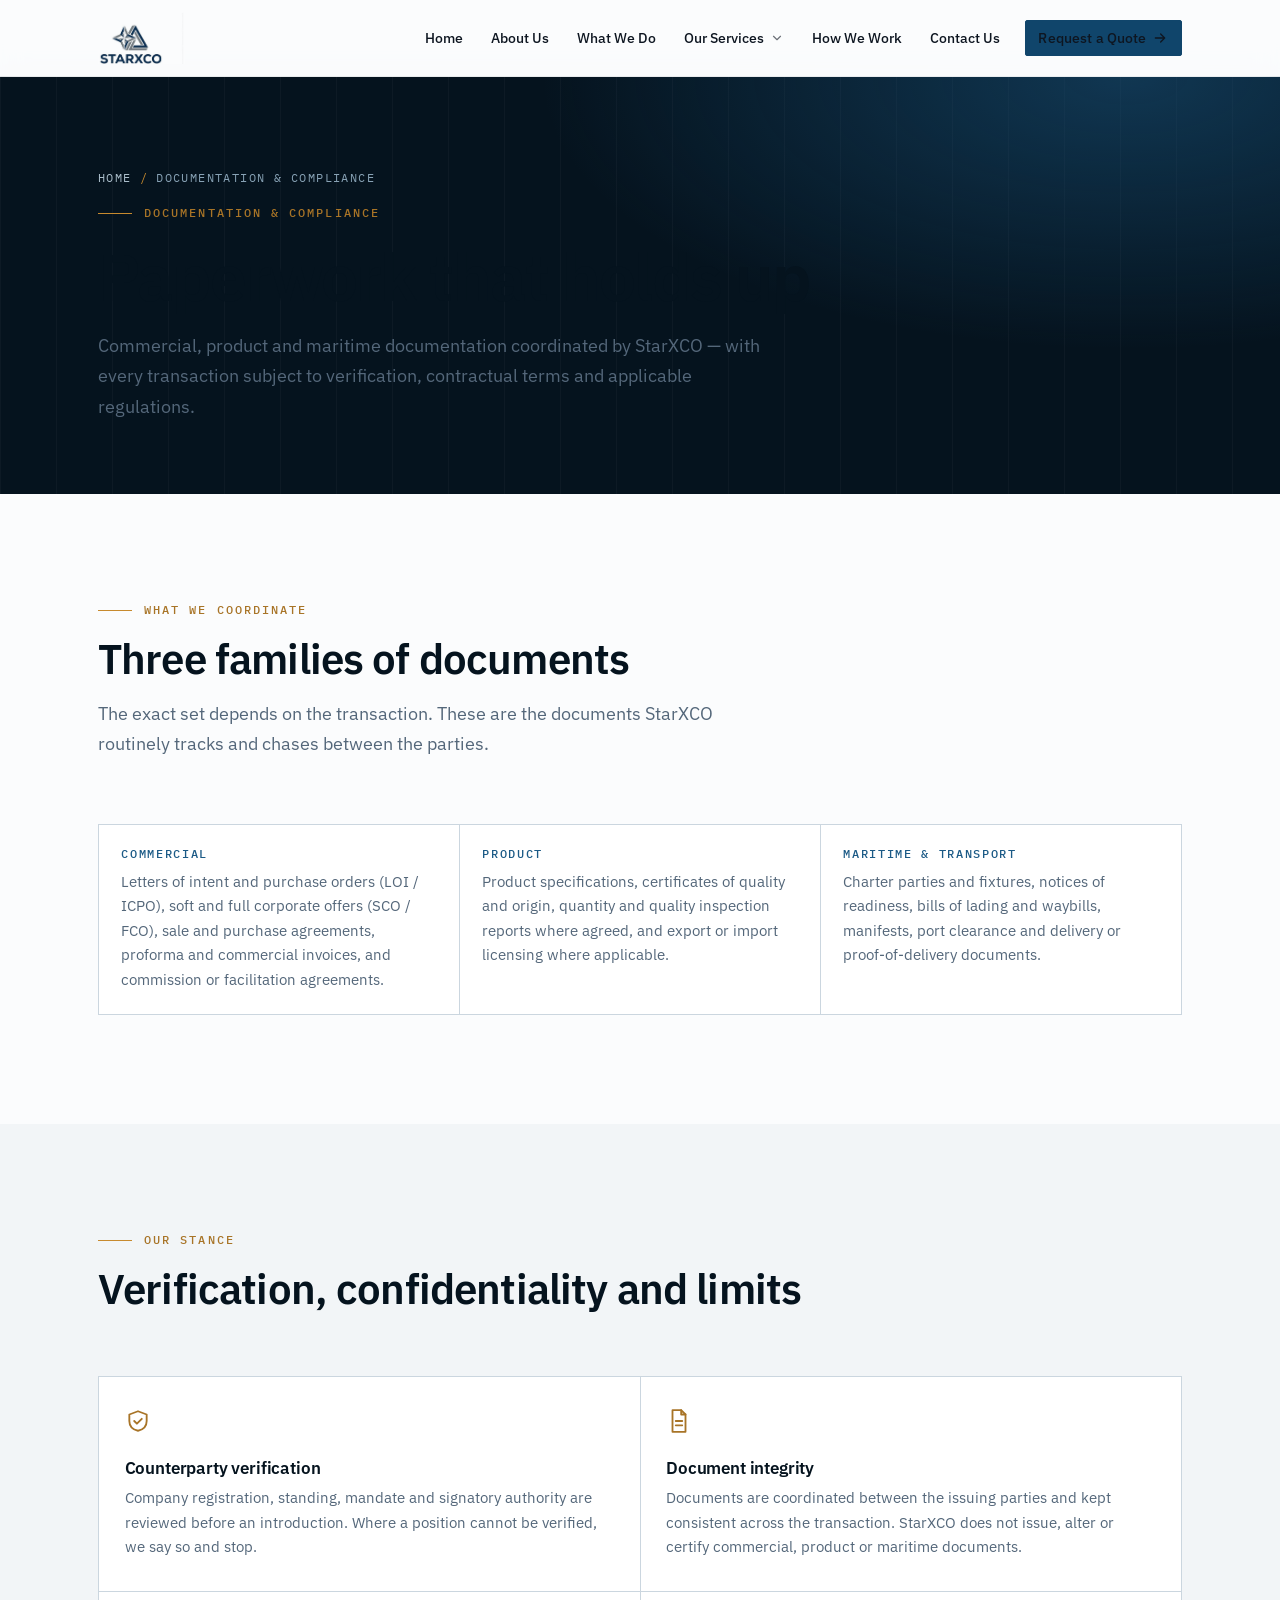
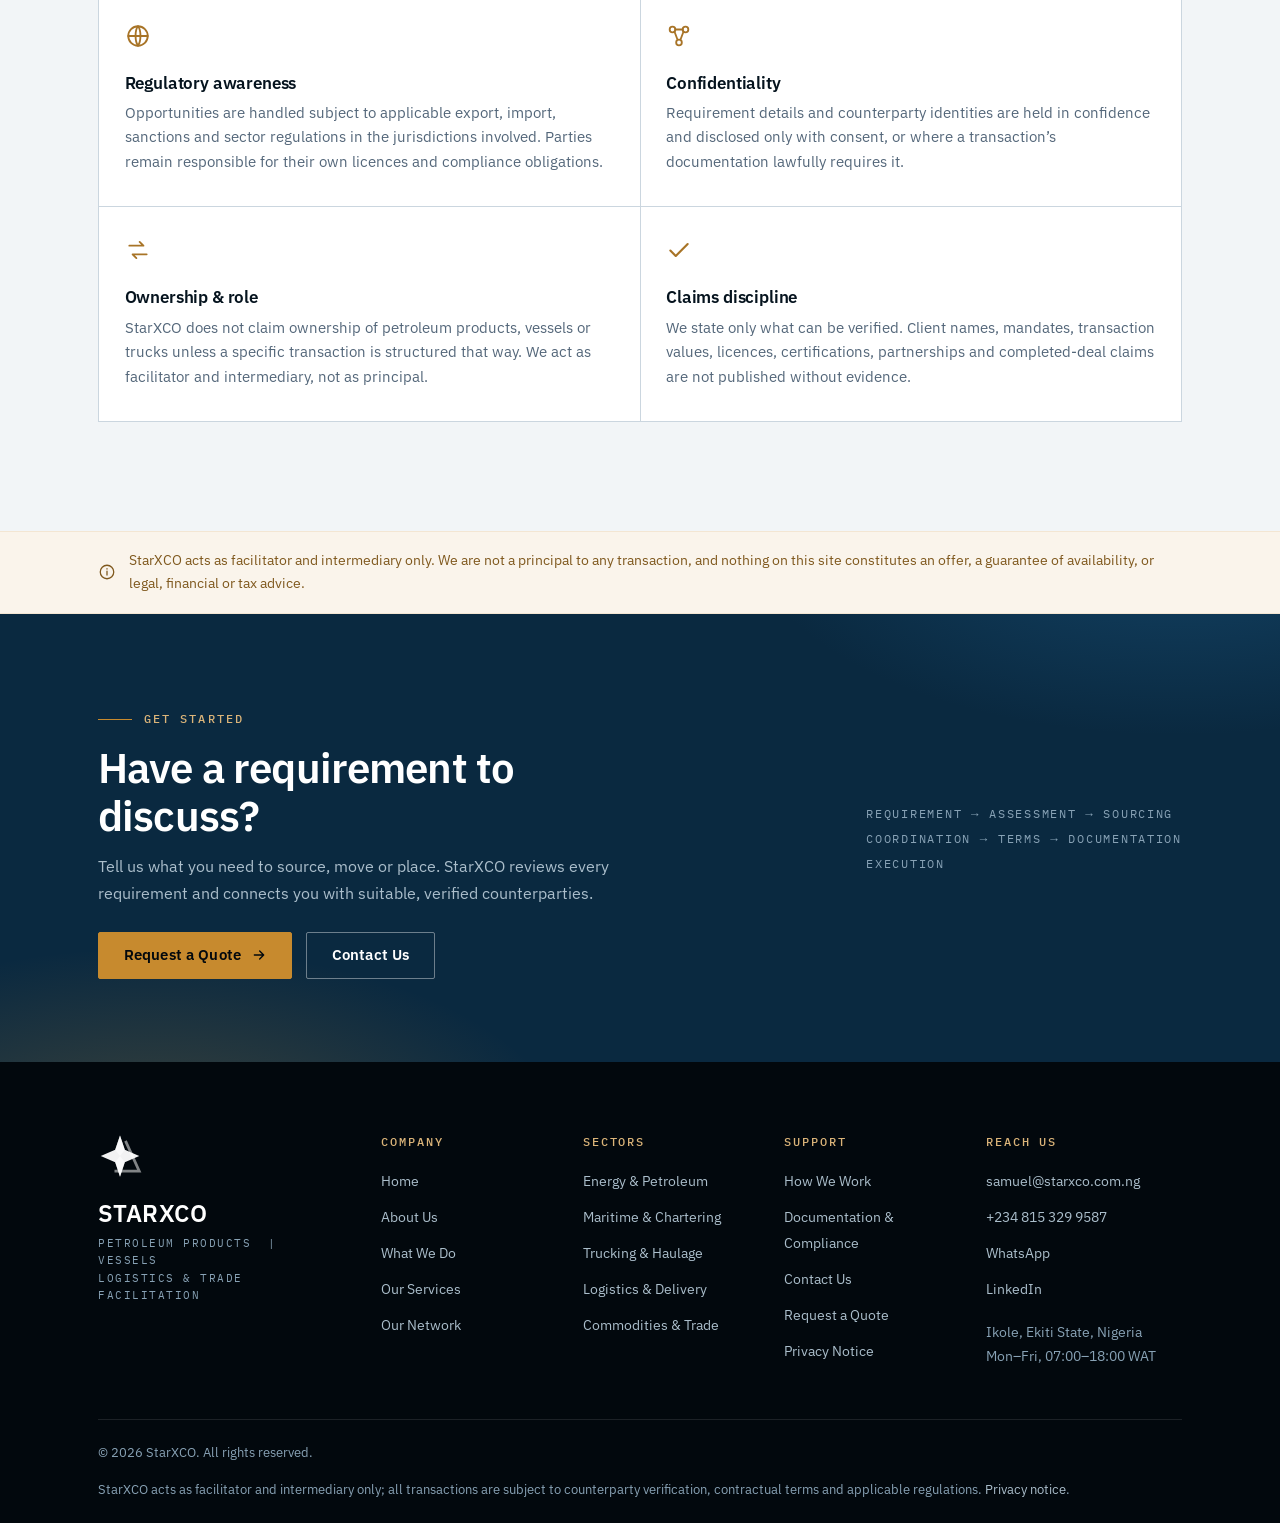
<file: compliance/index.html>
<!DOCTYPE html>
<html lang="en">
<head>
<meta charset="utf-8">
<meta name="viewport" content="width=device-width, initial-scale=1">
<title>Documentation & Compliance | StarXCO</title>
<meta name="description" content="Commercial, product and maritime documentation coordinated by StarXCO, with transactions subject to verification, contractual terms and applicable regulations.">
<link rel="canonical" href="https://starxco.com.ng/compliance/">
<meta property="og:type" content="website">
<meta property="og:site_name" content="StarXCO">
<meta property="og:title" content="Documentation & Compliance | StarXCO">
<meta property="og:description" content="Commercial, product and maritime documentation coordinated by StarXCO, with transactions subject to verification, contractual terms and applicable regulations.">
<meta property="og:url" content="https://starxco.com.ng/compliance/">
<meta property="og:image" content="https://starxco.com.ng/assets/img/hero.jpg">
<meta property="og:image:width" content="1376">
<meta property="og:image:height" content="768">
<meta property="og:image:alt" content="Documentation & Compliance | StarXCO">
<meta name="twitter:card" content="summary_large_image">
<meta name="twitter:title" content="Documentation & Compliance | StarXCO">
<meta name="twitter:description" content="Commercial, product and maritime documentation coordinated by StarXCO, with transactions subject to verification, contractual terms and applicable regulations.">
<meta name="twitter:image" content="https://starxco.com.ng/assets/img/hero.jpg">
<meta name="theme-color" content="#05131E">
<link rel="apple-touch-icon" href="/assets/apple-touch-icon.png">
<link rel="icon" href="/assets/favicon.ico" sizes="32x32">
<link rel="manifest" href="/assets/site.webmanifest">
<link rel="icon" type="image/svg+xml" href="/assets/favicon.svg?v=7ad61d5768">
<link rel="alternate icon" href="/assets/brand/icon512.png">
<link rel="preload" href="/assets/fonts/ibm-plex-sans-400-latin.woff2" as="font" type="font/woff2" crossorigin>
<link rel="preload" href="/assets/fonts/ibm-plex-mono-400-latin.woff2" as="font" type="font/woff2" crossorigin>
<link rel="stylesheet" href="/assets/css/styles.css?v=1f58869c89">
<script type="application/ld+json">
{"@context":"https://schema.org","@graph":[
 {"@type":"Organization","@id":"https://starxco.com.ng/#org","name":"StarXCO","slogan":"Petroleum Products | Vessels | Logistics & Trade Facilitation","description":"Commercial coordination and trade facilitation desk for petroleum products, vessels, logistics and related physical commodities.","foundingDate":"2021","email":"samuel@starxco.com.ng","telephone":"+2348153299587","url":"https://starxco.com.ng/","logo":"https://starxco.com.ng/assets/brand/icon512.png","address":{"@type":"PostalAddress","addressLocality":"Ikole","addressRegion":"Ekiti State","addressCountry":"NG"},"areaServed":["Nigeria","West Africa"],"sameAs":["https://www.linkedin.com/in/sammyakins"],"contactPoint":{"@type":"ContactPoint","contactType":"sales","email":"samuel@starxco.com.ng","telephone":"+2348153299587","availableLanguage":"en"}},
 {"@type":"WebSite","@id":"https://starxco.com.ng/#site","url":"https://starxco.com.ng/","name":"StarXCO","publisher":{"@id":"https://starxco.com.ng/#org"}}
]}
</script>
<script>window.STARXCO_CONFIG={email:"samuel@starxco.com.ng",formEmail:"samuel@starxco.com.ng",domain:"starxco.com.ng",whatsapp:"2348153299587"};</script>
</head>
<body data-page="compliance">
<a class="skip" href="#main">Skip to content</a>

<!-- icon sprite -->
<svg xmlns="http://www.w3.org/2000/svg" style="display:none" aria-hidden="true">
  <symbol id="i-arrow" viewBox="0 0 24 24" fill="none" stroke="currentColor" stroke-width="2" stroke-linecap="round" stroke-linejoin="round"><path d="M5 12h14M13 6l6 6-6 6"/></symbol>
  <symbol id="i-arrow-ur" viewBox="0 0 24 24" fill="none" stroke="currentColor" stroke-width="2" stroke-linecap="round" stroke-linejoin="round"><path d="M7 17L17 7M9 7h8v8"/></symbol>
  <symbol id="i-chev" viewBox="0 0 24 24" fill="none" stroke="currentColor" stroke-width="2" stroke-linecap="round" stroke-linejoin="round"><path d="M6 9l6 6 6-6"/></symbol>
  <symbol id="i-menu" viewBox="0 0 24 24" fill="none" stroke="currentColor" stroke-width="2" stroke-linecap="round"><path d="M4 7h16M4 12h16M4 17h16"/></symbol>
  <symbol id="i-close" viewBox="0 0 24 24" fill="none" stroke="currentColor" stroke-width="2" stroke-linecap="round"><path d="M6 6l12 12M18 6L6 18"/></symbol>
  <symbol id="i-check" viewBox="0 0 24 24" fill="none" stroke="currentColor" stroke-width="2" stroke-linecap="round" stroke-linejoin="round"><path d="M4 12.5l5 5L20 6.5"/></symbol>
  <symbol id="i-link" viewBox="0 0 24 24" fill="none" stroke="currentColor" stroke-width="1.7" stroke-linecap="round" stroke-linejoin="round"><circle cx="6" cy="6" r="2.6"/><circle cx="18" cy="6" r="2.6"/><circle cx="12" cy="18" r="2.6"/><path d="M7.8 7.8l2.6 7M16.2 7.8l-2.6 7M8.6 6h6.8"/></symbol>
  <symbol id="i-search" viewBox="0 0 24 24" fill="none" stroke="currentColor" stroke-width="1.7" stroke-linecap="round"><circle cx="10.5" cy="10.5" r="6.5"/><path d="M15.5 15.5L21 21"/></symbol>
  <symbol id="i-swap" viewBox="0 0 24 24" fill="none" stroke="currentColor" stroke-width="1.7" stroke-linecap="round" stroke-linejoin="round"><path d="M4 8h13l-3.5-3.5M20 16H7l3.5 3.5"/></symbol>
  <symbol id="i-truck" viewBox="0 0 24 24" fill="none" stroke="currentColor" stroke-width="1.7" stroke-linecap="round" stroke-linejoin="round"><path d="M2 6h11v10H2zM13 9h4.5l3 3.5V16h-2"/><circle cx="6.5" cy="17.5" r="1.8"/><circle cx="16.5" cy="17.5" r="1.8"/></symbol>
  <symbol id="i-ship" viewBox="0 0 24 24" fill="none" stroke="currentColor" stroke-width="1.7" stroke-linecap="round" stroke-linejoin="round"><path d="M3 15l1.5 4h15L21 15l-9-3z"/><path d="M6 12V7h12v5M12 7V4"/></symbol>
  <symbol id="i-doc" viewBox="0 0 24 24" fill="none" stroke="currentColor" stroke-width="1.7" stroke-linecap="round" stroke-linejoin="round"><path d="M6 2h8l4 4v16H6z"/><path d="M14 2v4h4M9 12h6M9 16h6"/></symbol>
  <symbol id="i-shield" viewBox="0 0 24 24" fill="none" stroke="currentColor" stroke-width="1.7" stroke-linecap="round" stroke-linejoin="round"><path d="M12 3l8 3v6c0 5-3.5 8-8 9-4.5-1-8-4-8-9V6z"/><path d="M8.5 12l2.5 2.5 4.5-4.5"/></symbol>
  <symbol id="i-globe" viewBox="0 0 24 24" fill="none" stroke="currentColor" stroke-width="1.7" stroke-linecap="round"><circle cx="12" cy="12" r="9"/><path d="M3 12h18M12 3c3 3.5 3 14 0 18M12 3c-3 3.5-3 14 0 18"/></symbol>
  <symbol id="i-mail" viewBox="0 0 24 24" fill="none" stroke="currentColor" stroke-width="1.7" stroke-linecap="round" stroke-linejoin="round"><rect x="3" y="5" width="18" height="14" rx="1"/><path d="M3 7l9 6 9-6"/></symbol>
  <symbol id="i-phone" viewBox="0 0 24 24" fill="none" stroke="currentColor" stroke-width="1.7" stroke-linecap="round" stroke-linejoin="round"><path d="M5 3h4l2 5-2.5 1.5a12 12 0 006 6L16 13l5 2v4a2 2 0 01-2 2A16 16 0 013 5a2 2 0 012-2z"/></symbol>
  <symbol id="i-chat" viewBox="0 0 24 24" fill="none" stroke="currentColor" stroke-width="1.7" stroke-linecap="round" stroke-linejoin="round"><path d="M21 12a8 8 0 01-8 8H4l2-3a8 8 0 1115-5z"/></symbol>
  <symbol id="i-pin" viewBox="0 0 24 24" fill="none" stroke="currentColor" stroke-width="1.7" stroke-linecap="round" stroke-linejoin="round"><path d="M12 21s7-6.2 7-11a7 7 0 10-14 0c0 4.8 7 11 7 11z"/><circle cx="12" cy="10" r="2.6"/></symbol>
  <symbol id="i-info" viewBox="0 0 24 24" fill="none" stroke="currentColor" stroke-width="1.7" stroke-linecap="round"><circle cx="12" cy="12" r="9"/><path d="M12 11v5M12 7.5v.5"/></symbol>
  <symbol id="i-star" viewBox="0 0 64 64">
    <path fill="currentColor" d="M32 2l7 21 21 9-21 9-7 21-7-21-21-9 21-9z" opacity=".95"/>
    <path fill="currentColor" d="M32 2l7 21-7 9-7-9z" opacity=".55"/>
    <path fill="currentColor" d="M32 62l7-21-7-9-7 9z" opacity=".55"/>
    <path fill="none" stroke="currentColor" stroke-width="4" opacity=".5" d="M40 10l20 44H24"/>
  </symbol>
</svg>

<header class="site-header">
  <div class="container nav">
    <a class="brand" href="/" aria-label="StarXCO — home">
      <img src="/assets/brand/logo-trim.jpg" alt="StarXCO — Petroleum Products, Vessels, Logistics & Trade Facilitation" width="753" height="450">
    </a>
    <ul class="nav-links" id="nav">
      <li><a href="/">Home</a></li>
      <li><a href="/about/">About Us</a></li>
      <li><a href="/what-we-do/">What We Do</a></li>
      <li class="drop">
        <a href="/services/" aria-haspopup="true">Our Services <svg aria-hidden="true"><use href="#i-chev"/></svg></a>
        <ul class="drop-menu">
          <li><a href="/services/">Service catalogue <small>Everything StarXCO coordinates</small></a></li>
          <li><a href="/energy/">Energy &amp; Petroleum <small>AGO, EN590, Jet A-1, LPG, LNG, fuel oil</small></a></li>
          <li><a href="/maritime/">Maritime &amp; Chartering <small>Tankers, bulk, container, general cargo</small></a></li>
          <li><a href="/logistics/">Logistics &amp; Trucking <small>Haulage, routes, delivery coordination</small></a></li>
          <li><a href="/compliance/" aria-current="page">Documentation &amp; Compliance <small>Verification and paperwork</small></a></li>
        </ul>
      </li>
      <li><a href="/how-we-work/">How We Work</a></li>
      <li><a href="/contact/">Contact Us</a></li>
      <li><a class="btn nav-cta" href="/quote/"><span>Request a Quote</span> <svg aria-hidden="true"><use href="#i-arrow"/></svg></a></li>
    </ul>
    <button class="nav-toggle" aria-expanded="false" aria-controls="nav" aria-label="Menu">
      <svg class="i-open" aria-hidden="true"><use href="#i-menu"/></svg>
      <svg class="i-close" style="display:none" aria-hidden="true"><use href="#i-close"/></svg>
    </button>
  </div>
</header>

<main id="main">
<section class="page-hero">
  <div class="container">
    <p class="crumbs"><a href="/">Home</a><span>/</span>Documentation &amp; Compliance</p>
    <p class="eyebrow">Documentation &amp; compliance</p>
    <h1>Paperwork that holds up</h1>
    <p class="lede">Commercial, product and maritime documentation coordinated by StarXCO &mdash; with every transaction subject to verification, contractual terms and applicable regulations.</p>
  </div>
</section>

<section class="section">
  <div class="container">
    <div class="section-head reveal">
      <p class="eyebrow">What we coordinate</p>
      <h2>Three families of documents</h2>
      <p class="lede" style="margin-top:1rem">The exact set depends on the transaction. These are the documents StarXCO routinely tracks and chases between the parties.</p>
    </div>
    <div class="spec-grid spec-grid--3">
      <div class="spec reveal"><b>Commercial</b><p>Letters of intent and purchase orders (LOI / ICPO), soft and full corporate offers (SCO / FCO), sale and purchase agreements, proforma and commercial invoices, and commission or facilitation agreements.</p></div>
      <div class="spec reveal"><b>Product</b><p>Product specifications, certificates of quality and origin, quantity and quality inspection reports where agreed, and export or import licensing where applicable.</p></div>
      <div class="spec reveal"><b>Maritime &amp; transport</b><p>Charter parties and fixtures, notices of readiness, bills of lading and waybills, manifests, port clearance and delivery or proof-of-delivery documents.</p></div>
    </div>
  </div>
</section>

<section class="section alt">
  <div class="container">
    <div class="section-head reveal">
      <p class="eyebrow">Our stance</p>
      <h2>Verification, confidentiality and limits</h2>
    </div>
    <div class="tiles tiles--2">
      <div class="tile reveal"><svg aria-hidden="true"><use href="#i-shield"/></svg><h3>Counterparty verification</h3><p>Company registration, standing, mandate and signatory authority are reviewed before an introduction. Where a position cannot be verified, we say so and stop.</p></div>
      <div class="tile reveal"><svg aria-hidden="true"><use href="#i-doc"/></svg><h3>Document integrity</h3><p>Documents are coordinated between the issuing parties and kept consistent across the transaction. StarXCO does not issue, alter or certify commercial, product or maritime documents.</p></div>
      <div class="tile reveal"><svg aria-hidden="true"><use href="#i-globe"/></svg><h3>Regulatory awareness</h3><p>Opportunities are handled subject to applicable export, import, sanctions and sector regulations in the jurisdictions involved. Parties remain responsible for their own licences and compliance obligations.</p></div>
      <div class="tile reveal"><svg aria-hidden="true"><use href="#i-link"/></svg><h3>Confidentiality</h3><p>Requirement details and counterparty identities are held in confidence and disclosed only with consent, or where a transaction&rsquo;s documentation lawfully requires it.</p></div>
      <div class="tile reveal"><svg aria-hidden="true"><use href="#i-swap"/></svg><h3>Ownership &amp; role</h3><p>StarXCO does not claim ownership of petroleum products, vessels or trucks unless a specific transaction is structured that way. We act as facilitator and intermediary, not as principal.</p></div>
      <div class="tile reveal"><svg aria-hidden="true"><use href="#i-check"/></svg><h3>Claims discipline</h3><p>We state only what can be verified. Client names, mandates, transaction values, licences, certifications, partnerships and completed-deal claims are not published without evidence.</p></div>
    </div>
  </div>
</section>

<div class="note-band">
  <div class="container">
    <svg aria-hidden="true"><use href="#i-info"/></svg>
    <span>StarXCO acts as facilitator and intermediary only. We are not a principal to any transaction, and nothing on this site constitutes an offer, a guarantee of availability, or legal, financial or tax advice.</span>
  </div>
</div>
</main>

<section class="cta-band">
  <div class="container">
    <div>
      <p class="eyebrow light">Get started</p>
      <h2>Have a requirement to discuss?</h2>
      <p>Tell us what you need to source, move or place. StarXCO reviews every requirement and connects you with suitable, verified counterparties.</p>
      <div class="btn-row">
        <a class="btn btn--gold" href="/quote/">Request a Quote <svg aria-hidden="true"><use href="#i-arrow"/></svg></a>
        <a class="btn btn--ghost" href="/contact/">Contact Us</a>
      </div>
    </div>
    <div class="mono" style="font-size:.78rem;letter-spacing:.14em;text-transform:uppercase;color:var(--steel-400);line-height:2">
      Requirement &rarr; Assessment &rarr; Sourcing<br>
      Coordination &rarr; Terms &rarr; Documentation<br>
      Execution
    </div>
  </div>
</section>

<footer class="site-footer">
  <div class="container">
    <div class="footer-top">
      <div class="footer-brand">
        <svg aria-hidden="true"><use href="#i-star"/></svg>
        <div class="word">STARXCO</div>
        <div class="tag">Petroleum Products &nbsp;|&nbsp; Vessels<br>Logistics &amp; Trade Facilitation</div>
      </div>
      <nav class="footer-col" aria-label="Company">
        <h4>Company</h4>
        <ul>
          <li><a href="/">Home</a></li>
          <li><a href="/about/">About Us</a></li>
          <li><a href="/what-we-do/">What We Do</a></li>
          <li><a href="/services/">Our Services</a></li>
          <li><a href="/network/">Our Network</a></li>
        </ul>
      </nav>
      <nav class="footer-col" aria-label="Sectors">
        <h4>Sectors</h4>
        <ul>
          <li><a href="/energy/">Energy &amp; Petroleum</a></li>
          <li><a href="/maritime/">Maritime &amp; Chartering</a></li>
          <li><a href="/logistics/">Trucking &amp; Haulage</a></li>
          <li><a href="/logistics/">Logistics &amp; Delivery</a></li>
          <li><a href="/what-we-do/">Commodities &amp; Trade</a></li>
        </ul>
      </nav>
      <nav class="footer-col" aria-label="Support">
        <h4>Support</h4>
        <ul>
          <li><a href="/how-we-work/">How We Work</a></li>
          <li><a href="/compliance/">Documentation &amp; Compliance</a></li>
          <li><a href="/contact/">Contact Us</a></li>
          <li><a href="/quote/">Request a Quote</a></li>
          <li><a href="/privacy/">Privacy Notice</a></li>
        </ul>
      </nav>
      <div class="footer-col">
        <h4>Reach us</h4>
        <ul>
          <li><a href="mailto:samuel@starxco.com.ng">samuel@starxco.com.ng</a></li>
          <li><a href="tel:+2348153299587">+234 815 329 9587</a></li>
          <li><a href="https://wa.me/2348153299587">WhatsApp</a></li>
          <li><a href="https://www.linkedin.com/in/sammyakins" rel="noopener">LinkedIn</a></li>
          <li class="plain" style="margin-top:.6rem;color:var(--steel-400)">Ikole, Ekiti State, Nigeria<br>Mon&ndash;Fri, 07:00&ndash;18:00 WAT</li>
        </ul>
      </div>
    </div>
    <div class="footer-bottom">
      <span>&copy; <span data-year>2026</span> StarXCO. All rights reserved.</span>
      <span>StarXCO acts as facilitator and intermediary only; all transactions are subject to counterparty verification, contractual terms and applicable regulations. <a href="/privacy/">Privacy notice</a>.</span>
    </div>
  </div>
</footer>

<script src="/assets/js/main.js?v=1dc8745560" defer></script>
</body>
</html>
</file>
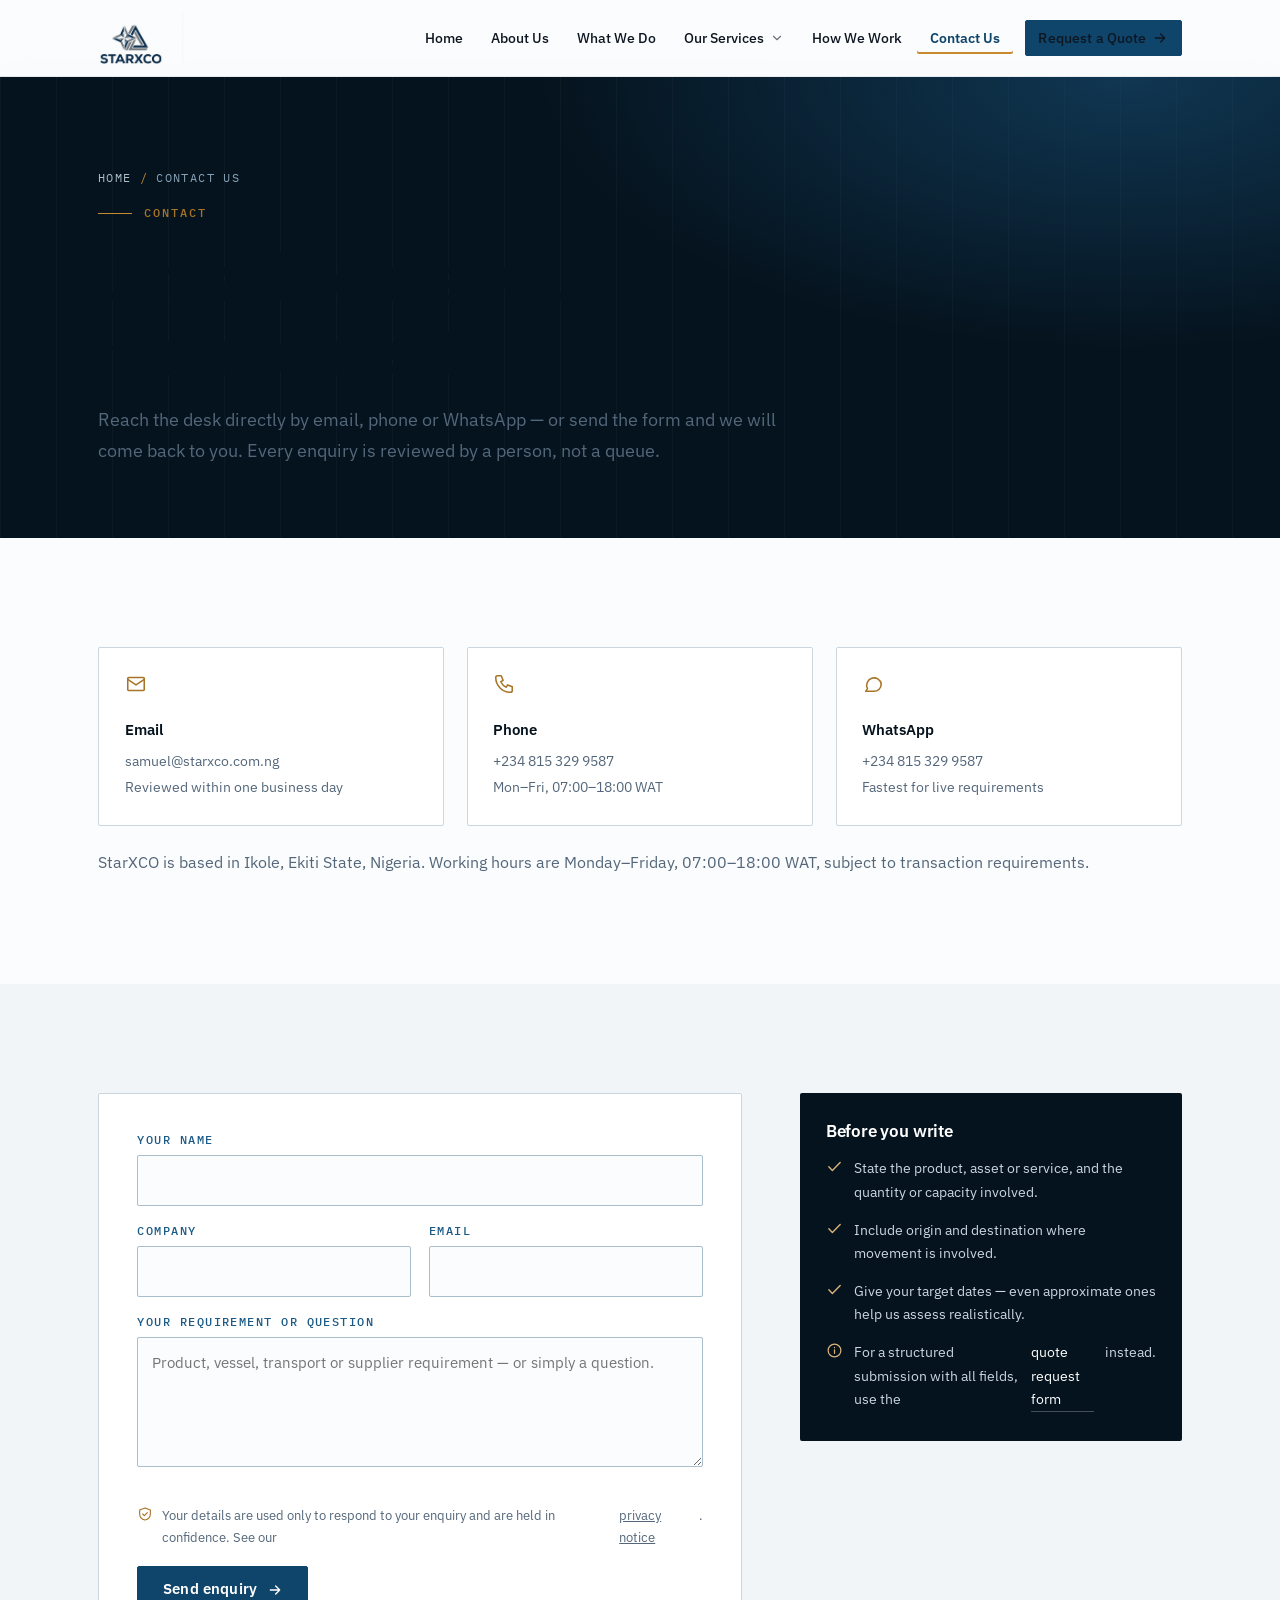
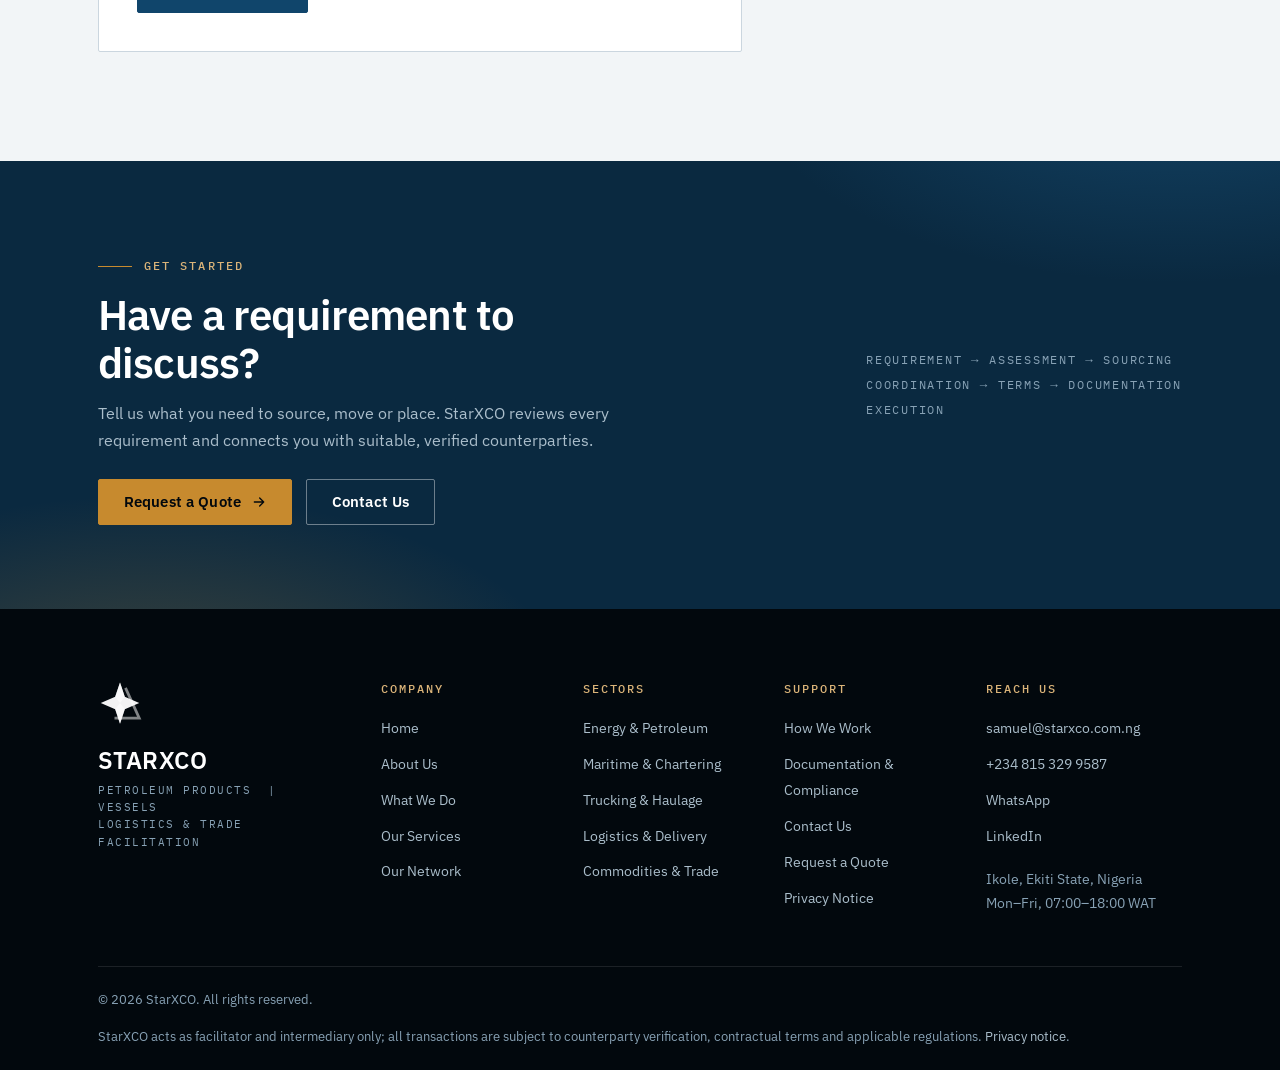
<file: contact/index.html>
<!DOCTYPE html>
<html lang="en">
<head>
<meta charset="utf-8">
<meta name="viewport" content="width=device-width, initial-scale=1">
<title>Contact StarXCO | Let's Discuss Your Requirement</title>
<meta name="description" content="Contact StarXCO by email, phone or WhatsApp to discuss your product, vessel, transport, supplier or commercial requirement.">
<link rel="canonical" href="https://starxco.com.ng/contact/">
<meta property="og:type" content="website">
<meta property="og:site_name" content="StarXCO">
<meta property="og:title" content="Contact StarXCO | Let's Discuss Your Requirement">
<meta property="og:description" content="Contact StarXCO by email, phone or WhatsApp to discuss your product, vessel, transport, supplier or commercial requirement.">
<meta property="og:url" content="https://starxco.com.ng/contact/">
<meta property="og:image" content="https://starxco.com.ng/assets/img/hero.jpg">
<meta property="og:image:width" content="1376">
<meta property="og:image:height" content="768">
<meta property="og:image:alt" content="Contact StarXCO | Let's Discuss Your Requirement">
<meta name="twitter:card" content="summary_large_image">
<meta name="twitter:title" content="Contact StarXCO | Let's Discuss Your Requirement">
<meta name="twitter:description" content="Contact StarXCO by email, phone or WhatsApp to discuss your product, vessel, transport, supplier or commercial requirement.">
<meta name="twitter:image" content="https://starxco.com.ng/assets/img/hero.jpg">
<meta name="theme-color" content="#05131E">
<link rel="apple-touch-icon" href="/assets/apple-touch-icon.png">
<link rel="icon" href="/assets/favicon.ico" sizes="32x32">
<link rel="manifest" href="/assets/site.webmanifest">
<link rel="icon" type="image/svg+xml" href="/assets/favicon.svg?v=7ad61d5768">
<link rel="alternate icon" href="/assets/brand/icon512.png">
<link rel="preload" href="/assets/fonts/ibm-plex-sans-400-latin.woff2" as="font" type="font/woff2" crossorigin>
<link rel="preload" href="/assets/fonts/ibm-plex-mono-400-latin.woff2" as="font" type="font/woff2" crossorigin>
<link rel="stylesheet" href="/assets/css/styles.css?v=1f58869c89">
<script type="application/ld+json">
{"@context":"https://schema.org","@graph":[
 {"@type":"Organization","@id":"https://starxco.com.ng/#org","name":"StarXCO","slogan":"Petroleum Products | Vessels | Logistics & Trade Facilitation","description":"Commercial coordination and trade facilitation desk for petroleum products, vessels, logistics and related physical commodities.","foundingDate":"2021","email":"samuel@starxco.com.ng","telephone":"+2348153299587","url":"https://starxco.com.ng/","logo":"https://starxco.com.ng/assets/brand/icon512.png","address":{"@type":"PostalAddress","addressLocality":"Ikole","addressRegion":"Ekiti State","addressCountry":"NG"},"areaServed":["Nigeria","West Africa"],"sameAs":["https://www.linkedin.com/in/sammyakins"],"contactPoint":{"@type":"ContactPoint","contactType":"sales","email":"samuel@starxco.com.ng","telephone":"+2348153299587","availableLanguage":"en"}},
 {"@type":"WebSite","@id":"https://starxco.com.ng/#site","url":"https://starxco.com.ng/","name":"StarXCO","publisher":{"@id":"https://starxco.com.ng/#org"}}
]}
</script>
<script>window.STARXCO_CONFIG={email:"samuel@starxco.com.ng",formEmail:"samuel@starxco.com.ng",domain:"starxco.com.ng",whatsapp:"2348153299587"};</script>
</head>
<body data-page="contact">
<a class="skip" href="#main">Skip to content</a>

<!-- icon sprite -->
<svg xmlns="http://www.w3.org/2000/svg" style="display:none" aria-hidden="true">
  <symbol id="i-arrow" viewBox="0 0 24 24" fill="none" stroke="currentColor" stroke-width="2" stroke-linecap="round" stroke-linejoin="round"><path d="M5 12h14M13 6l6 6-6 6"/></symbol>
  <symbol id="i-arrow-ur" viewBox="0 0 24 24" fill="none" stroke="currentColor" stroke-width="2" stroke-linecap="round" stroke-linejoin="round"><path d="M7 17L17 7M9 7h8v8"/></symbol>
  <symbol id="i-chev" viewBox="0 0 24 24" fill="none" stroke="currentColor" stroke-width="2" stroke-linecap="round" stroke-linejoin="round"><path d="M6 9l6 6 6-6"/></symbol>
  <symbol id="i-menu" viewBox="0 0 24 24" fill="none" stroke="currentColor" stroke-width="2" stroke-linecap="round"><path d="M4 7h16M4 12h16M4 17h16"/></symbol>
  <symbol id="i-close" viewBox="0 0 24 24" fill="none" stroke="currentColor" stroke-width="2" stroke-linecap="round"><path d="M6 6l12 12M18 6L6 18"/></symbol>
  <symbol id="i-check" viewBox="0 0 24 24" fill="none" stroke="currentColor" stroke-width="2" stroke-linecap="round" stroke-linejoin="round"><path d="M4 12.5l5 5L20 6.5"/></symbol>
  <symbol id="i-link" viewBox="0 0 24 24" fill="none" stroke="currentColor" stroke-width="1.7" stroke-linecap="round" stroke-linejoin="round"><circle cx="6" cy="6" r="2.6"/><circle cx="18" cy="6" r="2.6"/><circle cx="12" cy="18" r="2.6"/><path d="M7.8 7.8l2.6 7M16.2 7.8l-2.6 7M8.6 6h6.8"/></symbol>
  <symbol id="i-search" viewBox="0 0 24 24" fill="none" stroke="currentColor" stroke-width="1.7" stroke-linecap="round"><circle cx="10.5" cy="10.5" r="6.5"/><path d="M15.5 15.5L21 21"/></symbol>
  <symbol id="i-swap" viewBox="0 0 24 24" fill="none" stroke="currentColor" stroke-width="1.7" stroke-linecap="round" stroke-linejoin="round"><path d="M4 8h13l-3.5-3.5M20 16H7l3.5 3.5"/></symbol>
  <symbol id="i-truck" viewBox="0 0 24 24" fill="none" stroke="currentColor" stroke-width="1.7" stroke-linecap="round" stroke-linejoin="round"><path d="M2 6h11v10H2zM13 9h4.5l3 3.5V16h-2"/><circle cx="6.5" cy="17.5" r="1.8"/><circle cx="16.5" cy="17.5" r="1.8"/></symbol>
  <symbol id="i-ship" viewBox="0 0 24 24" fill="none" stroke="currentColor" stroke-width="1.7" stroke-linecap="round" stroke-linejoin="round"><path d="M3 15l1.5 4h15L21 15l-9-3z"/><path d="M6 12V7h12v5M12 7V4"/></symbol>
  <symbol id="i-doc" viewBox="0 0 24 24" fill="none" stroke="currentColor" stroke-width="1.7" stroke-linecap="round" stroke-linejoin="round"><path d="M6 2h8l4 4v16H6z"/><path d="M14 2v4h4M9 12h6M9 16h6"/></symbol>
  <symbol id="i-shield" viewBox="0 0 24 24" fill="none" stroke="currentColor" stroke-width="1.7" stroke-linecap="round" stroke-linejoin="round"><path d="M12 3l8 3v6c0 5-3.5 8-8 9-4.5-1-8-4-8-9V6z"/><path d="M8.5 12l2.5 2.5 4.5-4.5"/></symbol>
  <symbol id="i-globe" viewBox="0 0 24 24" fill="none" stroke="currentColor" stroke-width="1.7" stroke-linecap="round"><circle cx="12" cy="12" r="9"/><path d="M3 12h18M12 3c3 3.5 3 14 0 18M12 3c-3 3.5-3 14 0 18"/></symbol>
  <symbol id="i-mail" viewBox="0 0 24 24" fill="none" stroke="currentColor" stroke-width="1.7" stroke-linecap="round" stroke-linejoin="round"><rect x="3" y="5" width="18" height="14" rx="1"/><path d="M3 7l9 6 9-6"/></symbol>
  <symbol id="i-phone" viewBox="0 0 24 24" fill="none" stroke="currentColor" stroke-width="1.7" stroke-linecap="round" stroke-linejoin="round"><path d="M5 3h4l2 5-2.5 1.5a12 12 0 006 6L16 13l5 2v4a2 2 0 01-2 2A16 16 0 013 5a2 2 0 012-2z"/></symbol>
  <symbol id="i-chat" viewBox="0 0 24 24" fill="none" stroke="currentColor" stroke-width="1.7" stroke-linecap="round" stroke-linejoin="round"><path d="M21 12a8 8 0 01-8 8H4l2-3a8 8 0 1115-5z"/></symbol>
  <symbol id="i-pin" viewBox="0 0 24 24" fill="none" stroke="currentColor" stroke-width="1.7" stroke-linecap="round" stroke-linejoin="round"><path d="M12 21s7-6.2 7-11a7 7 0 10-14 0c0 4.8 7 11 7 11z"/><circle cx="12" cy="10" r="2.6"/></symbol>
  <symbol id="i-info" viewBox="0 0 24 24" fill="none" stroke="currentColor" stroke-width="1.7" stroke-linecap="round"><circle cx="12" cy="12" r="9"/><path d="M12 11v5M12 7.5v.5"/></symbol>
  <symbol id="i-star" viewBox="0 0 64 64">
    <path fill="currentColor" d="M32 2l7 21 21 9-21 9-7 21-7-21-21-9 21-9z" opacity=".95"/>
    <path fill="currentColor" d="M32 2l7 21-7 9-7-9z" opacity=".55"/>
    <path fill="currentColor" d="M32 62l7-21-7-9-7 9z" opacity=".55"/>
    <path fill="none" stroke="currentColor" stroke-width="4" opacity=".5" d="M40 10l20 44H24"/>
  </symbol>
</svg>

<header class="site-header">
  <div class="container nav">
    <a class="brand" href="/" aria-label="StarXCO — home">
      <img src="/assets/brand/logo-trim.jpg" alt="StarXCO — Petroleum Products, Vessels, Logistics & Trade Facilitation" width="753" height="450">
    </a>
    <ul class="nav-links" id="nav">
      <li><a href="/">Home</a></li>
      <li><a href="/about/">About Us</a></li>
      <li><a href="/what-we-do/">What We Do</a></li>
      <li class="drop">
        <a href="/services/" aria-haspopup="true">Our Services <svg aria-hidden="true"><use href="#i-chev"/></svg></a>
        <ul class="drop-menu">
          <li><a href="/services/">Service catalogue <small>Everything StarXCO coordinates</small></a></li>
          <li><a href="/energy/">Energy &amp; Petroleum <small>AGO, EN590, Jet A-1, LPG, LNG, fuel oil</small></a></li>
          <li><a href="/maritime/">Maritime &amp; Chartering <small>Tankers, bulk, container, general cargo</small></a></li>
          <li><a href="/logistics/">Logistics &amp; Trucking <small>Haulage, routes, delivery coordination</small></a></li>
          <li><a href="/compliance/">Documentation &amp; Compliance <small>Verification and paperwork</small></a></li>
        </ul>
      </li>
      <li><a href="/how-we-work/">How We Work</a></li>
      <li><a href="/contact/" aria-current="page">Contact Us</a></li>
      <li><a class="btn nav-cta" href="/quote/"><span>Request a Quote</span> <svg aria-hidden="true"><use href="#i-arrow"/></svg></a></li>
    </ul>
    <button class="nav-toggle" aria-expanded="false" aria-controls="nav" aria-label="Menu">
      <svg class="i-open" aria-hidden="true"><use href="#i-menu"/></svg>
      <svg class="i-close" style="display:none" aria-hidden="true"><use href="#i-close"/></svg>
    </button>
  </div>
</header>

<main id="main">
<section class="page-hero">
  <div class="container">
    <p class="crumbs"><a href="/">Home</a><span>/</span>Contact Us</p>
    <p class="eyebrow">Contact</p>
    <h1>Let&rsquo;s discuss your requirement</h1>
    <p class="lede">Reach the desk directly by email, phone or WhatsApp &mdash; or send the form and we will come back to you. Every enquiry is reviewed by a person, not a queue.</p>
  </div>
</section>

<section class="section">
  <div class="container">
    <div class="contact-cards reveal">
      <a class="contact-card" href="mailto:samuel@starxco.com.ng"><svg aria-hidden="true"><use href="#i-mail"/></svg><b>Email</b><span>samuel@starxco.com.ng<br>Reviewed within one business day</span></a>
      <a class="contact-card" href="tel:+2348153299587"><svg aria-hidden="true"><use href="#i-phone"/></svg><b>Phone</b><span>+234 815 329 9587<br>Mon&ndash;Fri, 07:00&ndash;18:00 WAT</span></a>
      <a class="contact-card" href="https://wa.me/2348153299587"><svg aria-hidden="true"><use href="#i-chat"/></svg><b>WhatsApp</b><span>+234 815 329 9587<br>Fastest for live requirements</span></a>
    </div>
    <p class="muted" style="margin-top:1.4rem">StarXCO is based in Ikole, Ekiti State, Nigeria. Working hours are Monday&ndash;Friday, 07:00&ndash;18:00 WAT, subject to transaction requirements.</p>
  </div>
</section>

<section class="section alt">
  <div class="container form-grid">
    <form class="rfq" data-form data-subject="Website enquiry" method="POST" action="https://formsubmit.co/samuel@starxco.com.ng">
      <input type="hidden" name="_subject" value="Website enquiry — StarXCO">
      <input type="hidden" name="_template" value="table">
      <input type="hidden" name="_captcha" value="false">
      <input type="hidden" name="_next" value="https://starxco.com.ng/contact/?sent=1">
      <input type="text" name="_honey" tabindex="-1" autocomplete="off" style="display:none" aria-hidden="true">
      <div class="field full"><label for="c-name">Your name</label><input id="c-name" name="name" type="text" autocomplete="name" required></div>
      <div class="field"><label for="c-company">Company</label><input id="c-company" name="company" type="text" autocomplete="organization"></div>
      <div class="field"><label for="c-email">Email</label><input id="c-email" name="email" type="email" autocomplete="email" required></div>
      <div class="field full"><label for="c-message">Your requirement or question</label><textarea id="c-message" name="message" required placeholder="Product, vessel, transport or supplier requirement &mdash; or simply a question."></textarea></div>
      <p class="form-status" role="status" aria-live="polite"></p>
      <p class="form-note"><svg aria-hidden="true"><use href="#i-shield"/></svg> Your details are used only to respond to your enquiry and are held in confidence. See our <a href="/privacy/">privacy notice</a>.</p>
      <div class="full"><button class="btn" type="submit">Send enquiry <svg aria-hidden="true"><use href="#i-arrow"/></svg></button></div>
    </form>
    <aside class="form-aside reveal">
      <h3>Before you write</h3>
      <ul>
        <li><svg aria-hidden="true"><use href="#i-check"/></svg> State the product, asset or service, and the quantity or capacity involved.</li>
        <li><svg aria-hidden="true"><use href="#i-check"/></svg> Include origin and destination where movement is involved.</li>
        <li><svg aria-hidden="true"><use href="#i-check"/></svg> Give your target dates &mdash; even approximate ones help us assess realistically.</li>
        <li><svg aria-hidden="true"><use href="#i-info"/></svg> For a structured submission with all fields, use the <a href="/quote/">quote request form</a> instead.</li>
      </ul>
    </aside>
  </div>
</section>
</main>

<section class="cta-band">
  <div class="container">
    <div>
      <p class="eyebrow light">Get started</p>
      <h2>Have a requirement to discuss?</h2>
      <p>Tell us what you need to source, move or place. StarXCO reviews every requirement and connects you with suitable, verified counterparties.</p>
      <div class="btn-row">
        <a class="btn btn--gold" href="/quote/">Request a Quote <svg aria-hidden="true"><use href="#i-arrow"/></svg></a>
        <a class="btn btn--ghost" href="/contact/">Contact Us</a>
      </div>
    </div>
    <div class="mono" style="font-size:.78rem;letter-spacing:.14em;text-transform:uppercase;color:var(--steel-400);line-height:2">
      Requirement &rarr; Assessment &rarr; Sourcing<br>
      Coordination &rarr; Terms &rarr; Documentation<br>
      Execution
    </div>
  </div>
</section>

<footer class="site-footer">
  <div class="container">
    <div class="footer-top">
      <div class="footer-brand">
        <svg aria-hidden="true"><use href="#i-star"/></svg>
        <div class="word">STARXCO</div>
        <div class="tag">Petroleum Products &nbsp;|&nbsp; Vessels<br>Logistics &amp; Trade Facilitation</div>
      </div>
      <nav class="footer-col" aria-label="Company">
        <h4>Company</h4>
        <ul>
          <li><a href="/">Home</a></li>
          <li><a href="/about/">About Us</a></li>
          <li><a href="/what-we-do/">What We Do</a></li>
          <li><a href="/services/">Our Services</a></li>
          <li><a href="/network/">Our Network</a></li>
        </ul>
      </nav>
      <nav class="footer-col" aria-label="Sectors">
        <h4>Sectors</h4>
        <ul>
          <li><a href="/energy/">Energy &amp; Petroleum</a></li>
          <li><a href="/maritime/">Maritime &amp; Chartering</a></li>
          <li><a href="/logistics/">Trucking &amp; Haulage</a></li>
          <li><a href="/logistics/">Logistics &amp; Delivery</a></li>
          <li><a href="/what-we-do/">Commodities &amp; Trade</a></li>
        </ul>
      </nav>
      <nav class="footer-col" aria-label="Support">
        <h4>Support</h4>
        <ul>
          <li><a href="/how-we-work/">How We Work</a></li>
          <li><a href="/compliance/">Documentation &amp; Compliance</a></li>
          <li><a href="/contact/">Contact Us</a></li>
          <li><a href="/quote/">Request a Quote</a></li>
          <li><a href="/privacy/">Privacy Notice</a></li>
        </ul>
      </nav>
      <div class="footer-col">
        <h4>Reach us</h4>
        <ul>
          <li><a href="mailto:samuel@starxco.com.ng">samuel@starxco.com.ng</a></li>
          <li><a href="tel:+2348153299587">+234 815 329 9587</a></li>
          <li><a href="https://wa.me/2348153299587">WhatsApp</a></li>
          <li><a href="https://www.linkedin.com/in/sammyakins" rel="noopener">LinkedIn</a></li>
          <li class="plain" style="margin-top:.6rem;color:var(--steel-400)">Ikole, Ekiti State, Nigeria<br>Mon&ndash;Fri, 07:00&ndash;18:00 WAT</li>
        </ul>
      </div>
    </div>
    <div class="footer-bottom">
      <span>&copy; <span data-year>2026</span> StarXCO. All rights reserved.</span>
      <span>StarXCO acts as facilitator and intermediary only; all transactions are subject to counterparty verification, contractual terms and applicable regulations. <a href="/privacy/">Privacy notice</a>.</span>
    </div>
  </div>
</footer>

<script src="/assets/js/main.js?v=1dc8745560" defer></script>
</body>
</html>
</file>
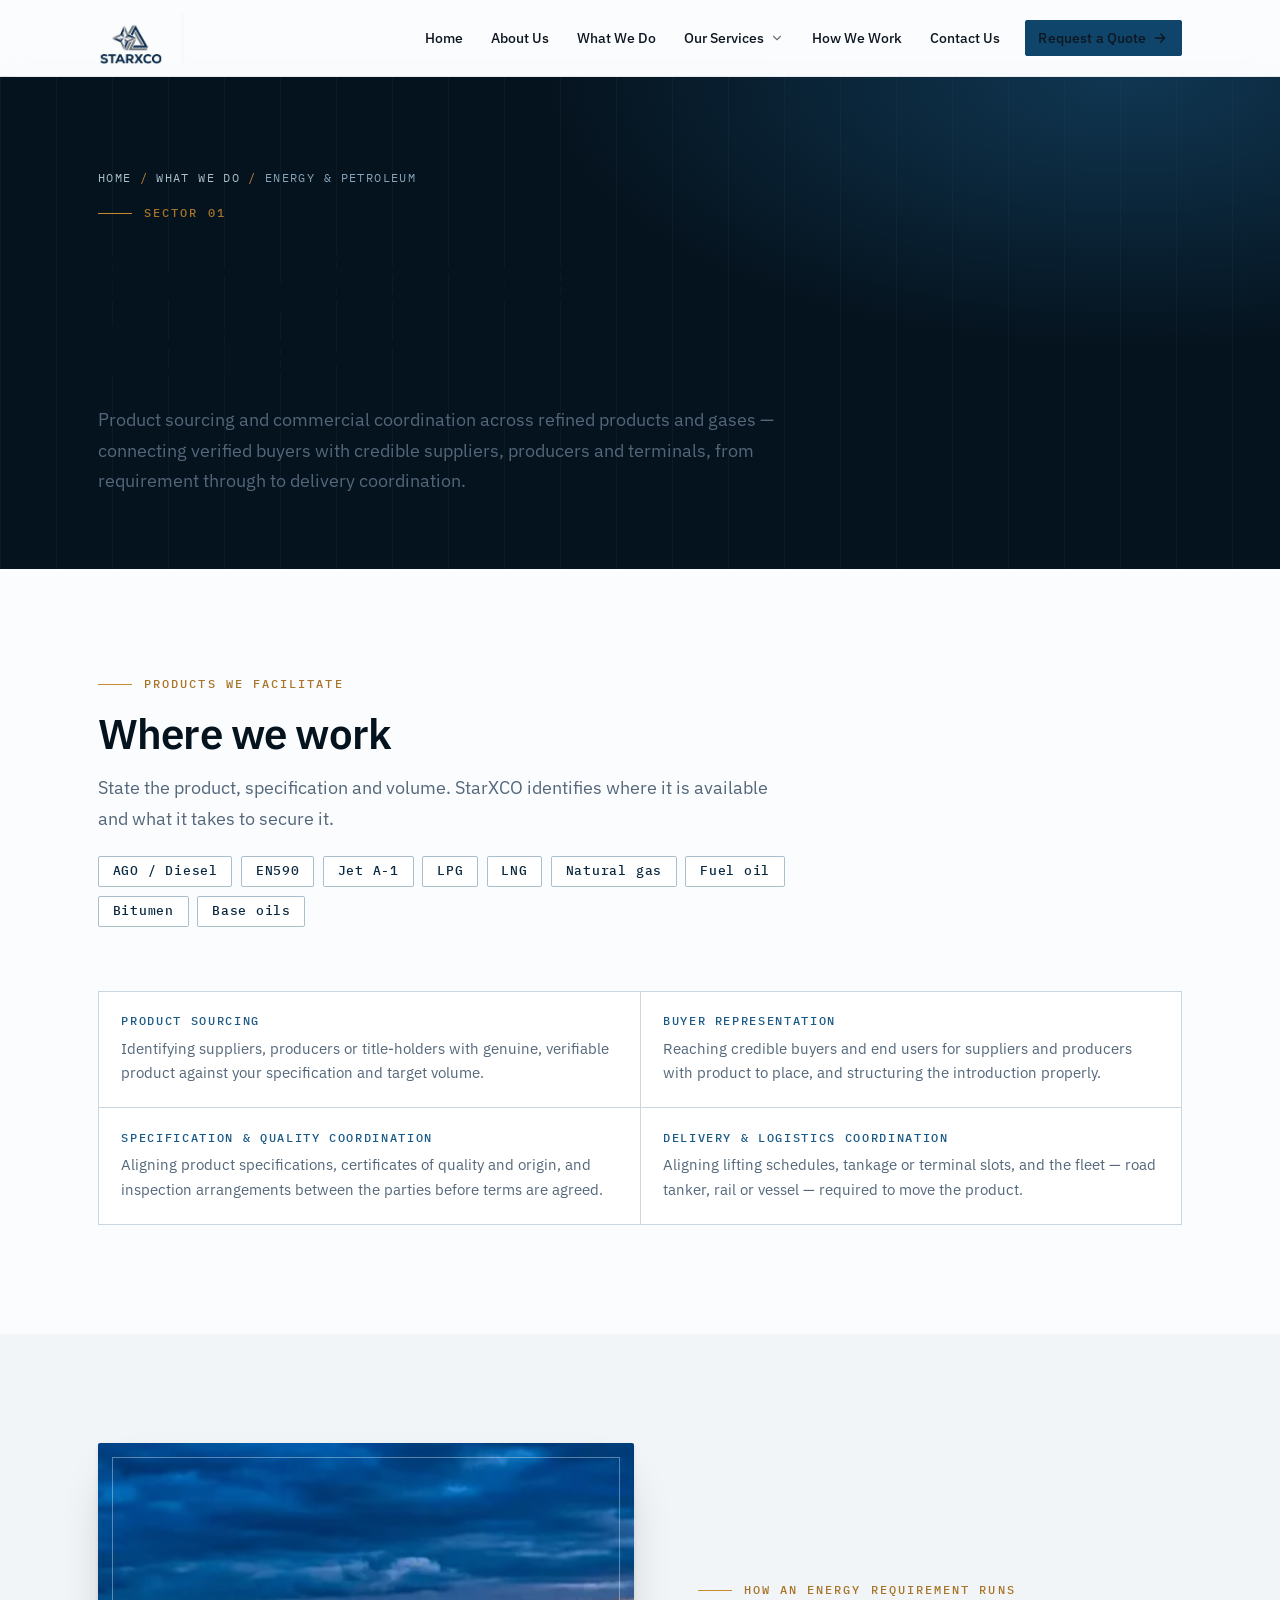
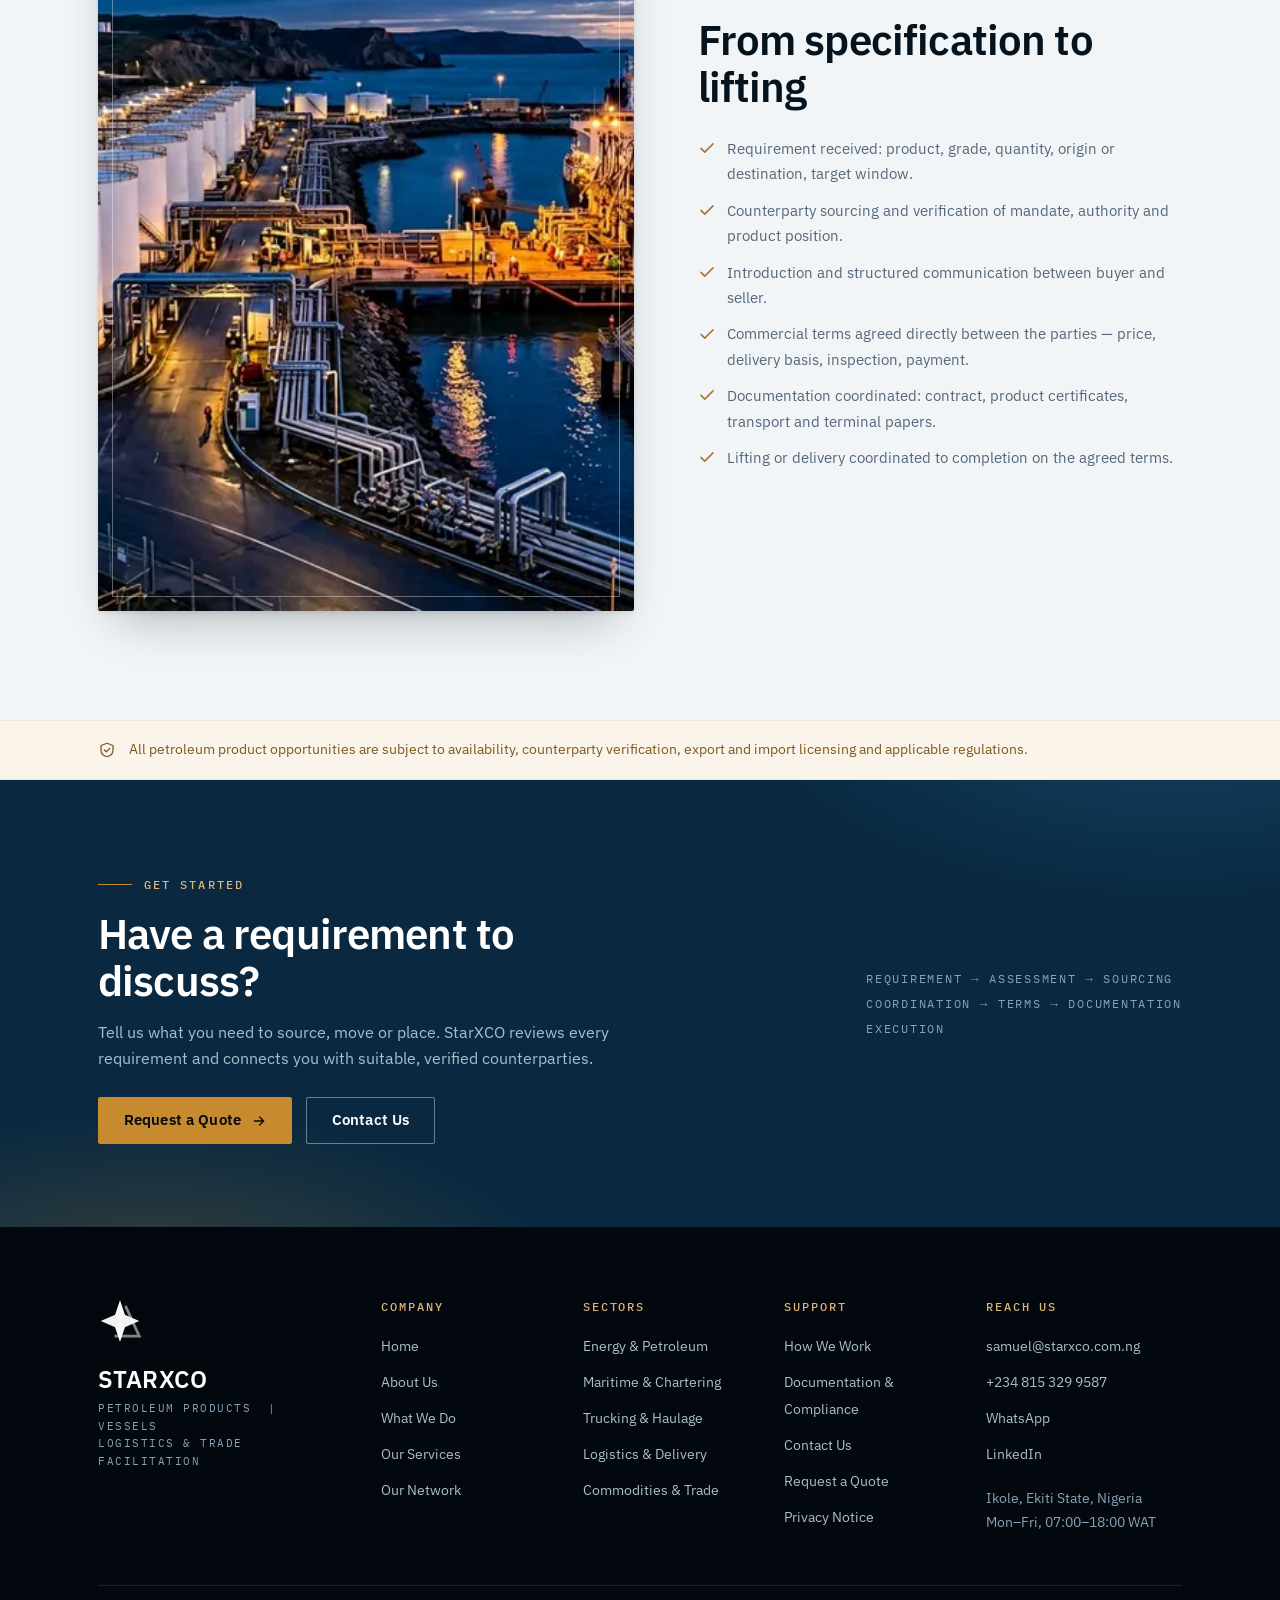
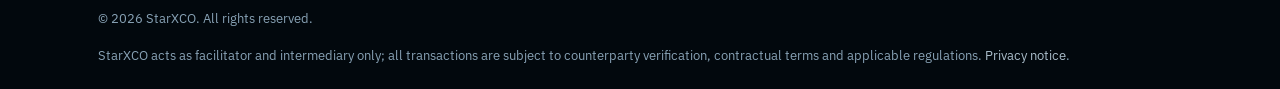
<file: energy/index.html>
<!DOCTYPE html>
<html lang="en">
<head>
<meta charset="utf-8">
<meta name="viewport" content="width=device-width, initial-scale=1">
<title>Energy & Petroleum Facilitation | StarXCO</title>
<meta name="description" content="Facilitation across AGO/diesel, EN590, Jet A-1, LPG, LNG, natural gas and fuel oil, from product sourcing to delivery coordination.">
<link rel="canonical" href="https://starxco.com.ng/energy/">
<meta property="og:type" content="website">
<meta property="og:site_name" content="StarXCO">
<meta property="og:title" content="Energy & Petroleum Facilitation | StarXCO">
<meta property="og:description" content="Facilitation across AGO/diesel, EN590, Jet A-1, LPG, LNG, natural gas and fuel oil, from product sourcing to delivery coordination.">
<meta property="og:url" content="https://starxco.com.ng/energy/">
<meta property="og:image" content="https://starxco.com.ng/assets/img/energy.jpg">
<meta property="og:image:width" content="1376">
<meta property="og:image:height" content="768">
<meta property="og:image:alt" content="Energy & Petroleum Facilitation | StarXCO">
<meta name="twitter:card" content="summary_large_image">
<meta name="twitter:title" content="Energy & Petroleum Facilitation | StarXCO">
<meta name="twitter:description" content="Facilitation across AGO/diesel, EN590, Jet A-1, LPG, LNG, natural gas and fuel oil, from product sourcing to delivery coordination.">
<meta name="twitter:image" content="https://starxco.com.ng/assets/img/energy.jpg">
<meta name="theme-color" content="#05131E">
<link rel="apple-touch-icon" href="/assets/apple-touch-icon.png">
<link rel="icon" href="/assets/favicon.ico" sizes="32x32">
<link rel="manifest" href="/assets/site.webmanifest">
<link rel="icon" type="image/svg+xml" href="/assets/favicon.svg?v=7ad61d5768">
<link rel="alternate icon" href="/assets/brand/icon512.png">
<link rel="preload" href="/assets/fonts/ibm-plex-sans-400-latin.woff2" as="font" type="font/woff2" crossorigin>
<link rel="preload" href="/assets/fonts/ibm-plex-mono-400-latin.woff2" as="font" type="font/woff2" crossorigin>
<link rel="stylesheet" href="/assets/css/styles.css?v=1f58869c89">
<script type="application/ld+json">
{"@context":"https://schema.org","@graph":[
 {"@type":"Organization","@id":"https://starxco.com.ng/#org","name":"StarXCO","slogan":"Petroleum Products | Vessels | Logistics & Trade Facilitation","description":"Commercial coordination and trade facilitation desk for petroleum products, vessels, logistics and related physical commodities.","foundingDate":"2021","email":"samuel@starxco.com.ng","telephone":"+2348153299587","url":"https://starxco.com.ng/","logo":"https://starxco.com.ng/assets/brand/icon512.png","address":{"@type":"PostalAddress","addressLocality":"Ikole","addressRegion":"Ekiti State","addressCountry":"NG"},"areaServed":["Nigeria","West Africa"],"sameAs":["https://www.linkedin.com/in/sammyakins"],"contactPoint":{"@type":"ContactPoint","contactType":"sales","email":"samuel@starxco.com.ng","telephone":"+2348153299587","availableLanguage":"en"}},
 {"@type":"WebSite","@id":"https://starxco.com.ng/#site","url":"https://starxco.com.ng/","name":"StarXCO","publisher":{"@id":"https://starxco.com.ng/#org"}}
]}
</script>
<script>window.STARXCO_CONFIG={email:"samuel@starxco.com.ng",formEmail:"samuel@starxco.com.ng",domain:"starxco.com.ng",whatsapp:"2348153299587"};</script>
</head>
<body data-page="energy">
<a class="skip" href="#main">Skip to content</a>

<!-- icon sprite -->
<svg xmlns="http://www.w3.org/2000/svg" style="display:none" aria-hidden="true">
  <symbol id="i-arrow" viewBox="0 0 24 24" fill="none" stroke="currentColor" stroke-width="2" stroke-linecap="round" stroke-linejoin="round"><path d="M5 12h14M13 6l6 6-6 6"/></symbol>
  <symbol id="i-arrow-ur" viewBox="0 0 24 24" fill="none" stroke="currentColor" stroke-width="2" stroke-linecap="round" stroke-linejoin="round"><path d="M7 17L17 7M9 7h8v8"/></symbol>
  <symbol id="i-chev" viewBox="0 0 24 24" fill="none" stroke="currentColor" stroke-width="2" stroke-linecap="round" stroke-linejoin="round"><path d="M6 9l6 6 6-6"/></symbol>
  <symbol id="i-menu" viewBox="0 0 24 24" fill="none" stroke="currentColor" stroke-width="2" stroke-linecap="round"><path d="M4 7h16M4 12h16M4 17h16"/></symbol>
  <symbol id="i-close" viewBox="0 0 24 24" fill="none" stroke="currentColor" stroke-width="2" stroke-linecap="round"><path d="M6 6l12 12M18 6L6 18"/></symbol>
  <symbol id="i-check" viewBox="0 0 24 24" fill="none" stroke="currentColor" stroke-width="2" stroke-linecap="round" stroke-linejoin="round"><path d="M4 12.5l5 5L20 6.5"/></symbol>
  <symbol id="i-link" viewBox="0 0 24 24" fill="none" stroke="currentColor" stroke-width="1.7" stroke-linecap="round" stroke-linejoin="round"><circle cx="6" cy="6" r="2.6"/><circle cx="18" cy="6" r="2.6"/><circle cx="12" cy="18" r="2.6"/><path d="M7.8 7.8l2.6 7M16.2 7.8l-2.6 7M8.6 6h6.8"/></symbol>
  <symbol id="i-search" viewBox="0 0 24 24" fill="none" stroke="currentColor" stroke-width="1.7" stroke-linecap="round"><circle cx="10.5" cy="10.5" r="6.5"/><path d="M15.5 15.5L21 21"/></symbol>
  <symbol id="i-swap" viewBox="0 0 24 24" fill="none" stroke="currentColor" stroke-width="1.7" stroke-linecap="round" stroke-linejoin="round"><path d="M4 8h13l-3.5-3.5M20 16H7l3.5 3.5"/></symbol>
  <symbol id="i-truck" viewBox="0 0 24 24" fill="none" stroke="currentColor" stroke-width="1.7" stroke-linecap="round" stroke-linejoin="round"><path d="M2 6h11v10H2zM13 9h4.5l3 3.5V16h-2"/><circle cx="6.5" cy="17.5" r="1.8"/><circle cx="16.5" cy="17.5" r="1.8"/></symbol>
  <symbol id="i-ship" viewBox="0 0 24 24" fill="none" stroke="currentColor" stroke-width="1.7" stroke-linecap="round" stroke-linejoin="round"><path d="M3 15l1.5 4h15L21 15l-9-3z"/><path d="M6 12V7h12v5M12 7V4"/></symbol>
  <symbol id="i-doc" viewBox="0 0 24 24" fill="none" stroke="currentColor" stroke-width="1.7" stroke-linecap="round" stroke-linejoin="round"><path d="M6 2h8l4 4v16H6z"/><path d="M14 2v4h4M9 12h6M9 16h6"/></symbol>
  <symbol id="i-shield" viewBox="0 0 24 24" fill="none" stroke="currentColor" stroke-width="1.7" stroke-linecap="round" stroke-linejoin="round"><path d="M12 3l8 3v6c0 5-3.5 8-8 9-4.5-1-8-4-8-9V6z"/><path d="M8.5 12l2.5 2.5 4.5-4.5"/></symbol>
  <symbol id="i-globe" viewBox="0 0 24 24" fill="none" stroke="currentColor" stroke-width="1.7" stroke-linecap="round"><circle cx="12" cy="12" r="9"/><path d="M3 12h18M12 3c3 3.5 3 14 0 18M12 3c-3 3.5-3 14 0 18"/></symbol>
  <symbol id="i-mail" viewBox="0 0 24 24" fill="none" stroke="currentColor" stroke-width="1.7" stroke-linecap="round" stroke-linejoin="round"><rect x="3" y="5" width="18" height="14" rx="1"/><path d="M3 7l9 6 9-6"/></symbol>
  <symbol id="i-phone" viewBox="0 0 24 24" fill="none" stroke="currentColor" stroke-width="1.7" stroke-linecap="round" stroke-linejoin="round"><path d="M5 3h4l2 5-2.5 1.5a12 12 0 006 6L16 13l5 2v4a2 2 0 01-2 2A16 16 0 013 5a2 2 0 012-2z"/></symbol>
  <symbol id="i-chat" viewBox="0 0 24 24" fill="none" stroke="currentColor" stroke-width="1.7" stroke-linecap="round" stroke-linejoin="round"><path d="M21 12a8 8 0 01-8 8H4l2-3a8 8 0 1115-5z"/></symbol>
  <symbol id="i-pin" viewBox="0 0 24 24" fill="none" stroke="currentColor" stroke-width="1.7" stroke-linecap="round" stroke-linejoin="round"><path d="M12 21s7-6.2 7-11a7 7 0 10-14 0c0 4.8 7 11 7 11z"/><circle cx="12" cy="10" r="2.6"/></symbol>
  <symbol id="i-info" viewBox="0 0 24 24" fill="none" stroke="currentColor" stroke-width="1.7" stroke-linecap="round"><circle cx="12" cy="12" r="9"/><path d="M12 11v5M12 7.5v.5"/></symbol>
  <symbol id="i-star" viewBox="0 0 64 64">
    <path fill="currentColor" d="M32 2l7 21 21 9-21 9-7 21-7-21-21-9 21-9z" opacity=".95"/>
    <path fill="currentColor" d="M32 2l7 21-7 9-7-9z" opacity=".55"/>
    <path fill="currentColor" d="M32 62l7-21-7-9-7 9z" opacity=".55"/>
    <path fill="none" stroke="currentColor" stroke-width="4" opacity=".5" d="M40 10l20 44H24"/>
  </symbol>
</svg>

<header class="site-header">
  <div class="container nav">
    <a class="brand" href="/" aria-label="StarXCO — home">
      <img src="/assets/brand/logo-trim.jpg" alt="StarXCO — Petroleum Products, Vessels, Logistics & Trade Facilitation" width="753" height="450">
    </a>
    <ul class="nav-links" id="nav">
      <li><a href="/">Home</a></li>
      <li><a href="/about/">About Us</a></li>
      <li><a href="/what-we-do/">What We Do</a></li>
      <li class="drop">
        <a href="/services/" aria-haspopup="true">Our Services <svg aria-hidden="true"><use href="#i-chev"/></svg></a>
        <ul class="drop-menu">
          <li><a href="/services/">Service catalogue <small>Everything StarXCO coordinates</small></a></li>
          <li><a href="/energy/" aria-current="page">Energy &amp; Petroleum <small>AGO, EN590, Jet A-1, LPG, LNG, fuel oil</small></a></li>
          <li><a href="/maritime/">Maritime &amp; Chartering <small>Tankers, bulk, container, general cargo</small></a></li>
          <li><a href="/logistics/">Logistics &amp; Trucking <small>Haulage, routes, delivery coordination</small></a></li>
          <li><a href="/compliance/">Documentation &amp; Compliance <small>Verification and paperwork</small></a></li>
        </ul>
      </li>
      <li><a href="/how-we-work/">How We Work</a></li>
      <li><a href="/contact/">Contact Us</a></li>
      <li><a class="btn nav-cta" href="/quote/"><span>Request a Quote</span> <svg aria-hidden="true"><use href="#i-arrow"/></svg></a></li>
    </ul>
    <button class="nav-toggle" aria-expanded="false" aria-controls="nav" aria-label="Menu">
      <svg class="i-open" aria-hidden="true"><use href="#i-menu"/></svg>
      <svg class="i-close" style="display:none" aria-hidden="true"><use href="#i-close"/></svg>
    </button>
  </div>
</header>

<main id="main">
<section class="page-hero">
  <div class="container">
    <p class="crumbs"><a href="/">Home</a><span>/</span><a href="/what-we-do/">What We Do</a><span>/</span>Energy &amp; Petroleum</p>
    <p class="eyebrow">Sector 01</p>
    <h1>Energy &amp; petroleum facilitation</h1>
    <p class="lede">Product sourcing and commercial coordination across refined products and gases &mdash; connecting verified buyers with credible suppliers, producers and terminals, from requirement through to delivery coordination.</p>
  </div>
</section>

<section class="section">
  <div class="container">
    <div class="section-head reveal">
      <p class="eyebrow">Products we facilitate</p>
      <h2>Where we work</h2>
      <p class="lede" style="margin-top:1rem">State the product, specification and volume. StarXCO identifies where it is available and what it takes to secure it.</p>
      <div class="chips">
        <span class="chip">AGO / Diesel</span><span class="chip">EN590</span><span class="chip">Jet A-1</span><span class="chip">LPG</span><span class="chip">LNG</span><span class="chip">Natural gas</span><span class="chip">Fuel oil</span><span class="chip">Bitumen</span><span class="chip">Base oils</span>
      </div>
    </div>
    <div class="spec-grid">
      <div class="spec reveal"><b>Product sourcing</b><p>Identifying suppliers, producers or title-holders with genuine, verifiable product against your specification and target volume.</p></div>
      <div class="spec reveal"><b>Buyer representation</b><p>Reaching credible buyers and end users for suppliers and producers with product to place, and structuring the introduction properly.</p></div>
      <div class="spec reveal"><b>Specification &amp; quality coordination</b><p>Aligning product specifications, certificates of quality and origin, and inspection arrangements between the parties before terms are agreed.</p></div>
      <div class="spec reveal"><b>Delivery &amp; logistics coordination</b><p>Aligning lifting schedules, tankage or terminal slots, and the fleet &mdash; road tanker, rail or vessel &mdash; required to move the product.</p></div>
    </div>
  </div>
</section>

<section class="section alt">
  <div class="container duo">
    <div class="duo-media reveal"><picture><source type="image/webp" srcset="/assets/img/energy-480.webp 480w, /assets/img/energy-960.webp 960w, /assets/img/energy.webp 1376w" sizes="(max-width:900px) 92vw, 46vw"><img loading="lazy" src="/assets/img/energy.jpg" srcset="/assets/img/energy-480.jpg 480w, /assets/img/energy-960.jpg 960w, /assets/img/energy.jpg 1376w" sizes="(max-width:900px) 92vw, 46vw" width="1376" height="768" alt="Coastal tank terminal with storage tanks and a moored product tanker at dusk" decoding="async"></picture><span class="frame"></span></div>
    <div class="reveal">
      <p class="eyebrow">How an energy requirement runs</p>
      <h2>From specification to lifting</h2>
      <ul class="checklist">
        <li><svg aria-hidden="true"><use href="#i-check"/></svg> Requirement received: product, grade, quantity, origin or destination, target window.</li>
        <li><svg aria-hidden="true"><use href="#i-check"/></svg> Counterparty sourcing and verification of mandate, authority and product position.</li>
        <li><svg aria-hidden="true"><use href="#i-check"/></svg> Introduction and structured communication between buyer and seller.</li>
        <li><svg aria-hidden="true"><use href="#i-check"/></svg> Commercial terms agreed directly between the parties &mdash; price, delivery basis, inspection, payment.</li>
        <li><svg aria-hidden="true"><use href="#i-check"/></svg> Documentation coordinated: contract, product certificates, transport and terminal papers.</li>
        <li><svg aria-hidden="true"><use href="#i-check"/></svg> Lifting or delivery coordinated to completion on the agreed terms.</li>
      </ul>
    </div>
  </div>
</section>

<div class="note-band">
  <div class="container">
    <svg aria-hidden="true"><use href="#i-shield"/></svg>
    <span>All petroleum product opportunities are subject to availability, counterparty verification, export and import licensing and applicable regulations.</span>
  </div>
</div>
</main>

<section class="cta-band">
  <div class="container">
    <div>
      <p class="eyebrow light">Get started</p>
      <h2>Have a requirement to discuss?</h2>
      <p>Tell us what you need to source, move or place. StarXCO reviews every requirement and connects you with suitable, verified counterparties.</p>
      <div class="btn-row">
        <a class="btn btn--gold" href="/quote/">Request a Quote <svg aria-hidden="true"><use href="#i-arrow"/></svg></a>
        <a class="btn btn--ghost" href="/contact/">Contact Us</a>
      </div>
    </div>
    <div class="mono" style="font-size:.78rem;letter-spacing:.14em;text-transform:uppercase;color:var(--steel-400);line-height:2">
      Requirement &rarr; Assessment &rarr; Sourcing<br>
      Coordination &rarr; Terms &rarr; Documentation<br>
      Execution
    </div>
  </div>
</section>

<footer class="site-footer">
  <div class="container">
    <div class="footer-top">
      <div class="footer-brand">
        <svg aria-hidden="true"><use href="#i-star"/></svg>
        <div class="word">STARXCO</div>
        <div class="tag">Petroleum Products &nbsp;|&nbsp; Vessels<br>Logistics &amp; Trade Facilitation</div>
      </div>
      <nav class="footer-col" aria-label="Company">
        <h4>Company</h4>
        <ul>
          <li><a href="/">Home</a></li>
          <li><a href="/about/">About Us</a></li>
          <li><a href="/what-we-do/">What We Do</a></li>
          <li><a href="/services/">Our Services</a></li>
          <li><a href="/network/">Our Network</a></li>
        </ul>
      </nav>
      <nav class="footer-col" aria-label="Sectors">
        <h4>Sectors</h4>
        <ul>
          <li><a href="/energy/">Energy &amp; Petroleum</a></li>
          <li><a href="/maritime/">Maritime &amp; Chartering</a></li>
          <li><a href="/logistics/">Trucking &amp; Haulage</a></li>
          <li><a href="/logistics/">Logistics &amp; Delivery</a></li>
          <li><a href="/what-we-do/">Commodities &amp; Trade</a></li>
        </ul>
      </nav>
      <nav class="footer-col" aria-label="Support">
        <h4>Support</h4>
        <ul>
          <li><a href="/how-we-work/">How We Work</a></li>
          <li><a href="/compliance/">Documentation &amp; Compliance</a></li>
          <li><a href="/contact/">Contact Us</a></li>
          <li><a href="/quote/">Request a Quote</a></li>
          <li><a href="/privacy/">Privacy Notice</a></li>
        </ul>
      </nav>
      <div class="footer-col">
        <h4>Reach us</h4>
        <ul>
          <li><a href="mailto:samuel@starxco.com.ng">samuel@starxco.com.ng</a></li>
          <li><a href="tel:+2348153299587">+234 815 329 9587</a></li>
          <li><a href="https://wa.me/2348153299587">WhatsApp</a></li>
          <li><a href="https://www.linkedin.com/in/sammyakins" rel="noopener">LinkedIn</a></li>
          <li class="plain" style="margin-top:.6rem;color:var(--steel-400)">Ikole, Ekiti State, Nigeria<br>Mon&ndash;Fri, 07:00&ndash;18:00 WAT</li>
        </ul>
      </div>
    </div>
    <div class="footer-bottom">
      <span>&copy; <span data-year>2026</span> StarXCO. All rights reserved.</span>
      <span>StarXCO acts as facilitator and intermediary only; all transactions are subject to counterparty verification, contractual terms and applicable regulations. <a href="/privacy/">Privacy notice</a>.</span>
    </div>
  </div>
</footer>

<script src="/assets/js/main.js?v=1dc8745560" defer></script>
</body>
</html>
</file>
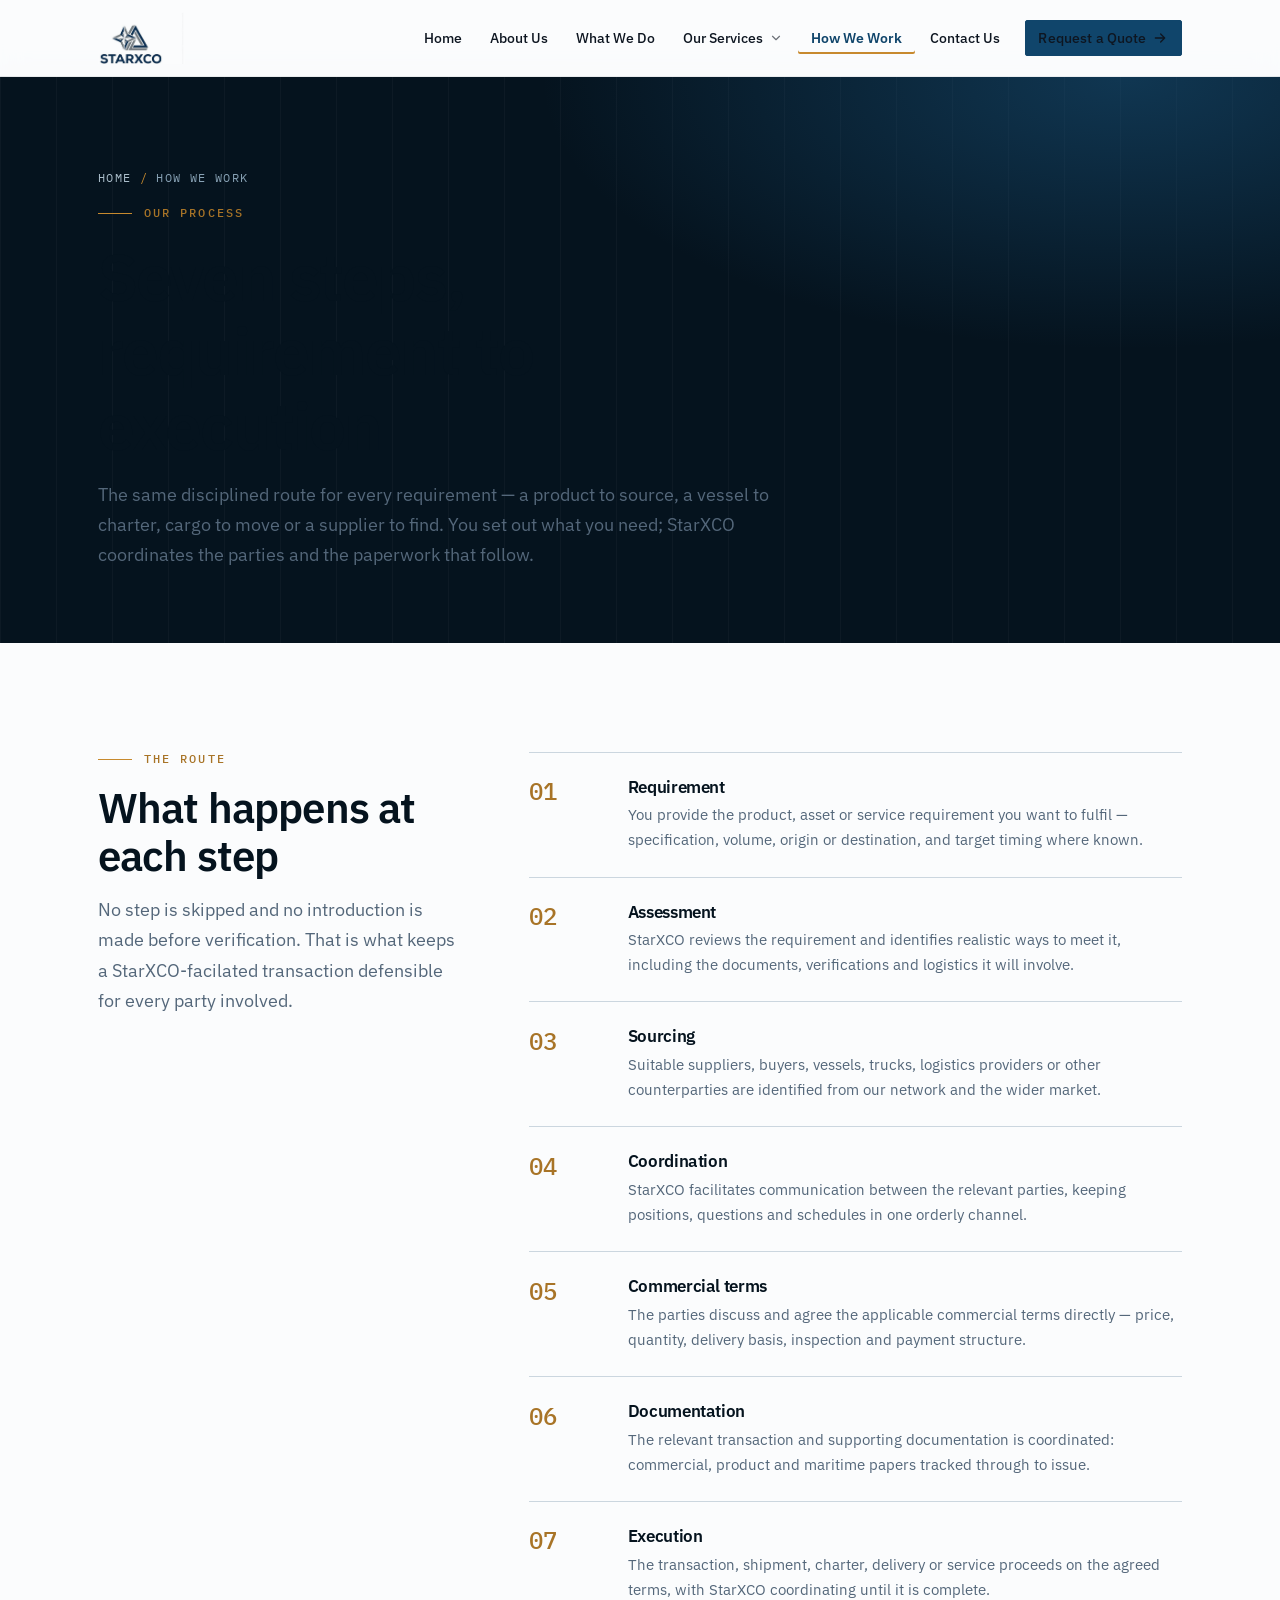
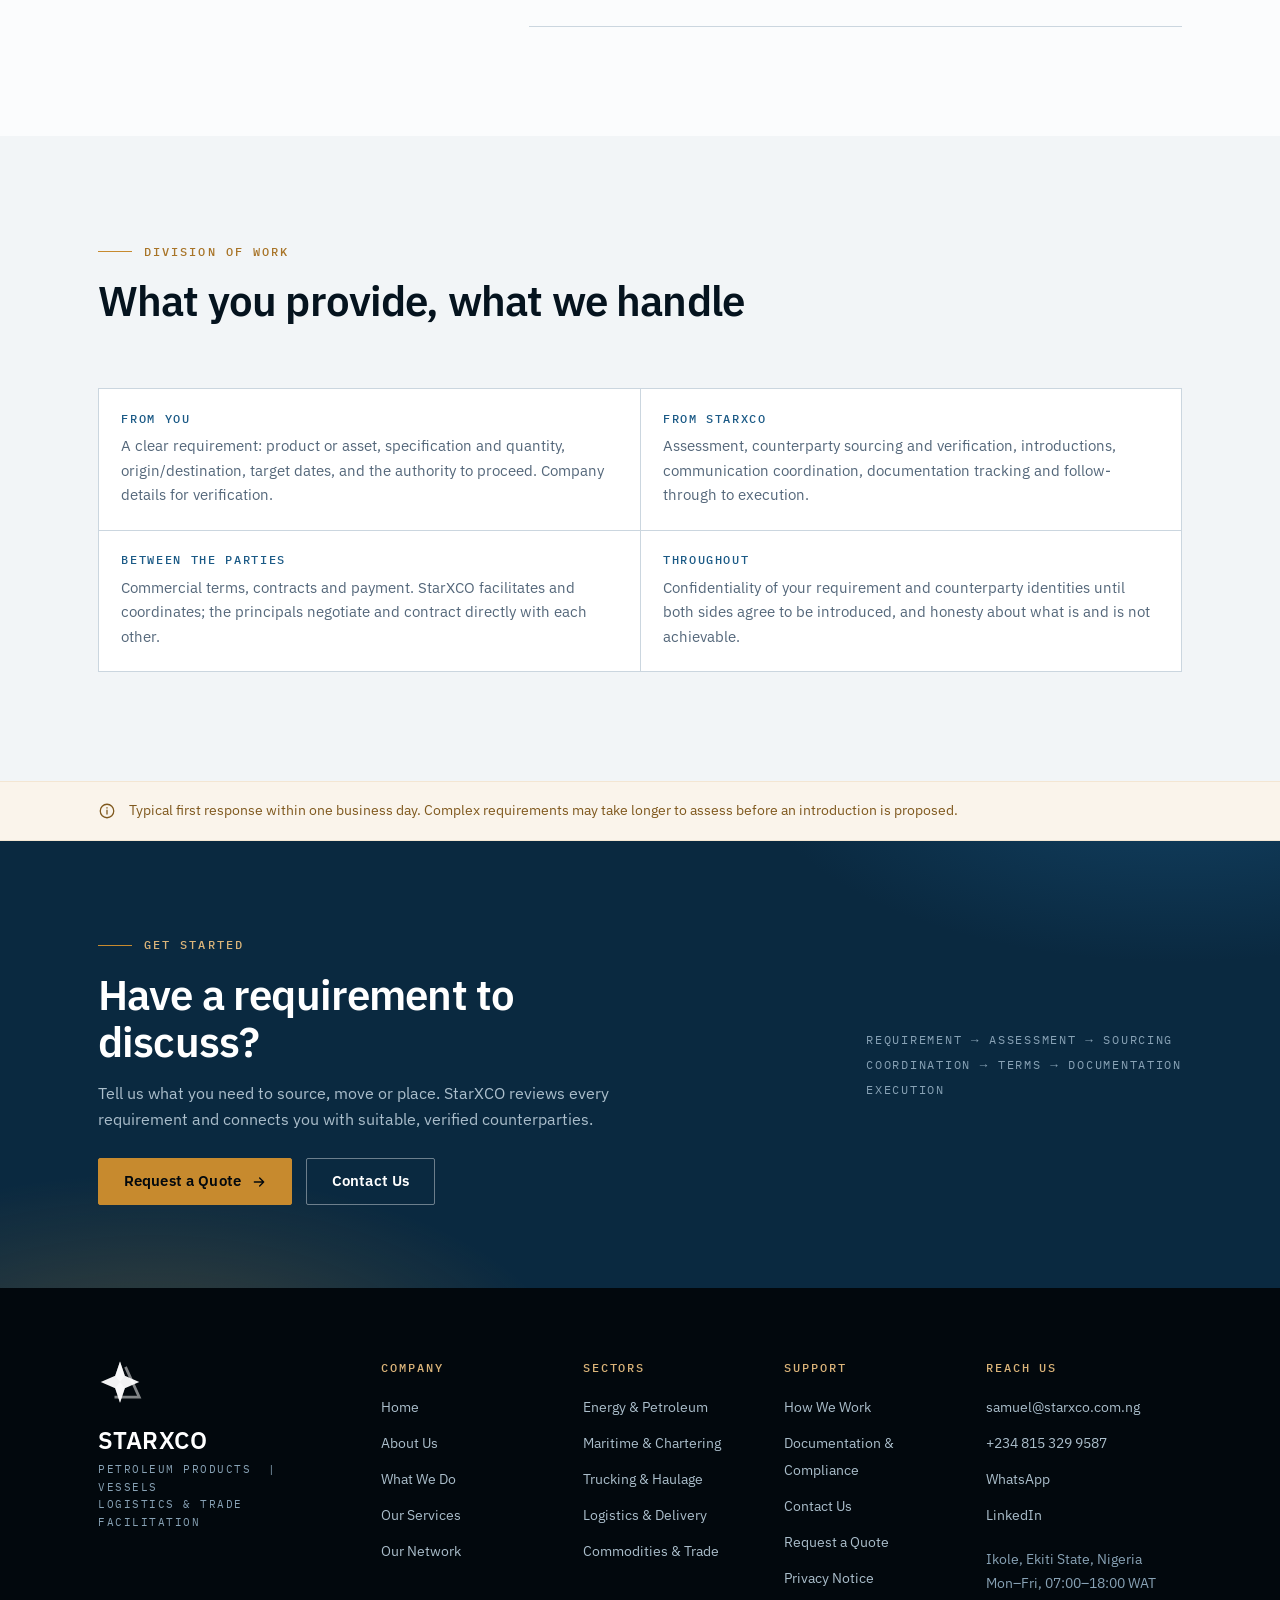
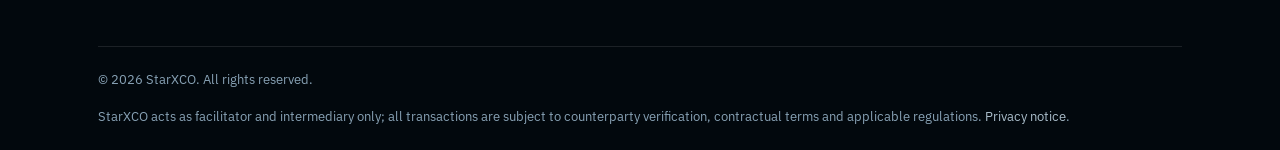
<file: how-we-work/index.html>
<!DOCTYPE html>
<html lang="en">
<head>
<meta charset="utf-8">
<meta name="viewport" content="width=device-width, initial-scale=1">
<title>How We Work | StarXCO's 7-Step Process</title>
<meta name="description" content="From requirement to execution: how StarXCO assesses, sources, coordinates, agrees commercial terms, handles documentation and executes a transaction.">
<link rel="canonical" href="https://starxco.com.ng/how-we-work/">
<meta property="og:type" content="website">
<meta property="og:site_name" content="StarXCO">
<meta property="og:title" content="How We Work | StarXCO's 7-Step Process">
<meta property="og:description" content="From requirement to execution: how StarXCO assesses, sources, coordinates, agrees commercial terms, handles documentation and executes a transaction.">
<meta property="og:url" content="https://starxco.com.ng/how-we-work/">
<meta property="og:image" content="https://starxco.com.ng/assets/img/hero.jpg">
<meta property="og:image:width" content="1376">
<meta property="og:image:height" content="768">
<meta property="og:image:alt" content="How We Work | StarXCO's 7-Step Process">
<meta name="twitter:card" content="summary_large_image">
<meta name="twitter:title" content="How We Work | StarXCO's 7-Step Process">
<meta name="twitter:description" content="From requirement to execution: how StarXCO assesses, sources, coordinates, agrees commercial terms, handles documentation and executes a transaction.">
<meta name="twitter:image" content="https://starxco.com.ng/assets/img/hero.jpg">
<meta name="theme-color" content="#05131E">
<link rel="apple-touch-icon" href="/assets/apple-touch-icon.png">
<link rel="icon" href="/assets/favicon.ico" sizes="32x32">
<link rel="manifest" href="/assets/site.webmanifest">
<link rel="icon" type="image/svg+xml" href="/assets/favicon.svg?v=7ad61d5768">
<link rel="alternate icon" href="/assets/brand/icon512.png">
<link rel="preload" href="/assets/fonts/ibm-plex-sans-400-latin.woff2" as="font" type="font/woff2" crossorigin>
<link rel="preload" href="/assets/fonts/ibm-plex-mono-400-latin.woff2" as="font" type="font/woff2" crossorigin>
<link rel="stylesheet" href="/assets/css/styles.css?v=1f58869c89">
<script type="application/ld+json">
{"@context":"https://schema.org","@graph":[
 {"@type":"Organization","@id":"https://starxco.com.ng/#org","name":"StarXCO","slogan":"Petroleum Products | Vessels | Logistics & Trade Facilitation","description":"Commercial coordination and trade facilitation desk for petroleum products, vessels, logistics and related physical commodities.","foundingDate":"2021","email":"samuel@starxco.com.ng","telephone":"+2348153299587","url":"https://starxco.com.ng/","logo":"https://starxco.com.ng/assets/brand/icon512.png","address":{"@type":"PostalAddress","addressLocality":"Ikole","addressRegion":"Ekiti State","addressCountry":"NG"},"areaServed":["Nigeria","West Africa"],"sameAs":["https://www.linkedin.com/in/sammyakins"],"contactPoint":{"@type":"ContactPoint","contactType":"sales","email":"samuel@starxco.com.ng","telephone":"+2348153299587","availableLanguage":"en"}},
 {"@type":"WebSite","@id":"https://starxco.com.ng/#site","url":"https://starxco.com.ng/","name":"StarXCO","publisher":{"@id":"https://starxco.com.ng/#org"}}
]}
</script>
<script>window.STARXCO_CONFIG={email:"samuel@starxco.com.ng",formEmail:"samuel@starxco.com.ng",domain:"starxco.com.ng",whatsapp:"2348153299587"};</script>
</head>
<body data-page="how-we-work">
<a class="skip" href="#main">Skip to content</a>

<!-- icon sprite -->
<svg xmlns="http://www.w3.org/2000/svg" style="display:none" aria-hidden="true">
  <symbol id="i-arrow" viewBox="0 0 24 24" fill="none" stroke="currentColor" stroke-width="2" stroke-linecap="round" stroke-linejoin="round"><path d="M5 12h14M13 6l6 6-6 6"/></symbol>
  <symbol id="i-arrow-ur" viewBox="0 0 24 24" fill="none" stroke="currentColor" stroke-width="2" stroke-linecap="round" stroke-linejoin="round"><path d="M7 17L17 7M9 7h8v8"/></symbol>
  <symbol id="i-chev" viewBox="0 0 24 24" fill="none" stroke="currentColor" stroke-width="2" stroke-linecap="round" stroke-linejoin="round"><path d="M6 9l6 6 6-6"/></symbol>
  <symbol id="i-menu" viewBox="0 0 24 24" fill="none" stroke="currentColor" stroke-width="2" stroke-linecap="round"><path d="M4 7h16M4 12h16M4 17h16"/></symbol>
  <symbol id="i-close" viewBox="0 0 24 24" fill="none" stroke="currentColor" stroke-width="2" stroke-linecap="round"><path d="M6 6l12 12M18 6L6 18"/></symbol>
  <symbol id="i-check" viewBox="0 0 24 24" fill="none" stroke="currentColor" stroke-width="2" stroke-linecap="round" stroke-linejoin="round"><path d="M4 12.5l5 5L20 6.5"/></symbol>
  <symbol id="i-link" viewBox="0 0 24 24" fill="none" stroke="currentColor" stroke-width="1.7" stroke-linecap="round" stroke-linejoin="round"><circle cx="6" cy="6" r="2.6"/><circle cx="18" cy="6" r="2.6"/><circle cx="12" cy="18" r="2.6"/><path d="M7.8 7.8l2.6 7M16.2 7.8l-2.6 7M8.6 6h6.8"/></symbol>
  <symbol id="i-search" viewBox="0 0 24 24" fill="none" stroke="currentColor" stroke-width="1.7" stroke-linecap="round"><circle cx="10.5" cy="10.5" r="6.5"/><path d="M15.5 15.5L21 21"/></symbol>
  <symbol id="i-swap" viewBox="0 0 24 24" fill="none" stroke="currentColor" stroke-width="1.7" stroke-linecap="round" stroke-linejoin="round"><path d="M4 8h13l-3.5-3.5M20 16H7l3.5 3.5"/></symbol>
  <symbol id="i-truck" viewBox="0 0 24 24" fill="none" stroke="currentColor" stroke-width="1.7" stroke-linecap="round" stroke-linejoin="round"><path d="M2 6h11v10H2zM13 9h4.5l3 3.5V16h-2"/><circle cx="6.5" cy="17.5" r="1.8"/><circle cx="16.5" cy="17.5" r="1.8"/></symbol>
  <symbol id="i-ship" viewBox="0 0 24 24" fill="none" stroke="currentColor" stroke-width="1.7" stroke-linecap="round" stroke-linejoin="round"><path d="M3 15l1.5 4h15L21 15l-9-3z"/><path d="M6 12V7h12v5M12 7V4"/></symbol>
  <symbol id="i-doc" viewBox="0 0 24 24" fill="none" stroke="currentColor" stroke-width="1.7" stroke-linecap="round" stroke-linejoin="round"><path d="M6 2h8l4 4v16H6z"/><path d="M14 2v4h4M9 12h6M9 16h6"/></symbol>
  <symbol id="i-shield" viewBox="0 0 24 24" fill="none" stroke="currentColor" stroke-width="1.7" stroke-linecap="round" stroke-linejoin="round"><path d="M12 3l8 3v6c0 5-3.5 8-8 9-4.5-1-8-4-8-9V6z"/><path d="M8.5 12l2.5 2.5 4.5-4.5"/></symbol>
  <symbol id="i-globe" viewBox="0 0 24 24" fill="none" stroke="currentColor" stroke-width="1.7" stroke-linecap="round"><circle cx="12" cy="12" r="9"/><path d="M3 12h18M12 3c3 3.5 3 14 0 18M12 3c-3 3.5-3 14 0 18"/></symbol>
  <symbol id="i-mail" viewBox="0 0 24 24" fill="none" stroke="currentColor" stroke-width="1.7" stroke-linecap="round" stroke-linejoin="round"><rect x="3" y="5" width="18" height="14" rx="1"/><path d="M3 7l9 6 9-6"/></symbol>
  <symbol id="i-phone" viewBox="0 0 24 24" fill="none" stroke="currentColor" stroke-width="1.7" stroke-linecap="round" stroke-linejoin="round"><path d="M5 3h4l2 5-2.5 1.5a12 12 0 006 6L16 13l5 2v4a2 2 0 01-2 2A16 16 0 013 5a2 2 0 012-2z"/></symbol>
  <symbol id="i-chat" viewBox="0 0 24 24" fill="none" stroke="currentColor" stroke-width="1.7" stroke-linecap="round" stroke-linejoin="round"><path d="M21 12a8 8 0 01-8 8H4l2-3a8 8 0 1115-5z"/></symbol>
  <symbol id="i-pin" viewBox="0 0 24 24" fill="none" stroke="currentColor" stroke-width="1.7" stroke-linecap="round" stroke-linejoin="round"><path d="M12 21s7-6.2 7-11a7 7 0 10-14 0c0 4.8 7 11 7 11z"/><circle cx="12" cy="10" r="2.6"/></symbol>
  <symbol id="i-info" viewBox="0 0 24 24" fill="none" stroke="currentColor" stroke-width="1.7" stroke-linecap="round"><circle cx="12" cy="12" r="9"/><path d="M12 11v5M12 7.5v.5"/></symbol>
  <symbol id="i-star" viewBox="0 0 64 64">
    <path fill="currentColor" d="M32 2l7 21 21 9-21 9-7 21-7-21-21-9 21-9z" opacity=".95"/>
    <path fill="currentColor" d="M32 2l7 21-7 9-7-9z" opacity=".55"/>
    <path fill="currentColor" d="M32 62l7-21-7-9-7 9z" opacity=".55"/>
    <path fill="none" stroke="currentColor" stroke-width="4" opacity=".5" d="M40 10l20 44H24"/>
  </symbol>
</svg>

<header class="site-header">
  <div class="container nav">
    <a class="brand" href="/" aria-label="StarXCO — home">
      <img src="/assets/brand/logo-trim.jpg" alt="StarXCO — Petroleum Products, Vessels, Logistics & Trade Facilitation" width="753" height="450">
    </a>
    <ul class="nav-links" id="nav">
      <li><a href="/">Home</a></li>
      <li><a href="/about/">About Us</a></li>
      <li><a href="/what-we-do/">What We Do</a></li>
      <li class="drop">
        <a href="/services/" aria-haspopup="true">Our Services <svg aria-hidden="true"><use href="#i-chev"/></svg></a>
        <ul class="drop-menu">
          <li><a href="/services/">Service catalogue <small>Everything StarXCO coordinates</small></a></li>
          <li><a href="/energy/">Energy &amp; Petroleum <small>AGO, EN590, Jet A-1, LPG, LNG, fuel oil</small></a></li>
          <li><a href="/maritime/">Maritime &amp; Chartering <small>Tankers, bulk, container, general cargo</small></a></li>
          <li><a href="/logistics/">Logistics &amp; Trucking <small>Haulage, routes, delivery coordination</small></a></li>
          <li><a href="/compliance/">Documentation &amp; Compliance <small>Verification and paperwork</small></a></li>
        </ul>
      </li>
      <li><a href="/how-we-work/" aria-current="page">How We Work</a></li>
      <li><a href="/contact/">Contact Us</a></li>
      <li><a class="btn nav-cta" href="/quote/"><span>Request a Quote</span> <svg aria-hidden="true"><use href="#i-arrow"/></svg></a></li>
    </ul>
    <button class="nav-toggle" aria-expanded="false" aria-controls="nav" aria-label="Menu">
      <svg class="i-open" aria-hidden="true"><use href="#i-menu"/></svg>
      <svg class="i-close" style="display:none" aria-hidden="true"><use href="#i-close"/></svg>
    </button>
  </div>
</header>

<main id="main">
<section class="page-hero">
  <div class="container">
    <p class="crumbs"><a href="/">Home</a><span>/</span>How We Work</p>
    <p class="eyebrow">Our process</p>
    <h1>Seven steps, requirement to execution</h1>
    <p class="lede">The same disciplined route for every requirement &mdash; a product to source, a vessel to charter, cargo to move or a supplier to find. You set out what you need; StarXCO coordinates the parties and the paperwork that follow.</p>
  </div>
</section>

<section class="section">
  <div class="container steps">
    <div class="reveal">
      <p class="eyebrow">The route</p>
      <h2>What happens at each step</h2>
      <p class="lede" style="margin-top:1rem">No step is skipped and no introduction is made before verification. That is what keeps a StarXCO-facilated transaction defensible for every party involved.</p>
    </div>
    <ol class="steps-list">
      <li class="reveal"><span class="step-no">01</span><div><h4>Requirement</h4><p>You provide the product, asset or service requirement you want to fulfil &mdash; specification, volume, origin or destination, and target timing where known.</p></div></li>
      <li class="reveal"><span class="step-no">02</span><div><h4>Assessment</h4><p>StarXCO reviews the requirement and identifies realistic ways to meet it, including the documents, verifications and logistics it will involve.</p></div></li>
      <li class="reveal"><span class="step-no">03</span><div><h4>Sourcing</h4><p>Suitable suppliers, buyers, vessels, trucks, logistics providers or other counterparties are identified from our network and the wider market.</p></div></li>
      <li class="reveal"><span class="step-no">04</span><div><h4>Coordination</h4><p>StarXCO facilitates communication between the relevant parties, keeping positions, questions and schedules in one orderly channel.</p></div></li>
      <li class="reveal"><span class="step-no">05</span><div><h4>Commercial terms</h4><p>The parties discuss and agree the applicable commercial terms directly &mdash; price, quantity, delivery basis, inspection and payment structure.</p></div></li>
      <li class="reveal"><span class="step-no">06</span><div><h4>Documentation</h4><p>The relevant transaction and supporting documentation is coordinated: commercial, product and maritime papers tracked through to issue.</p></div></li>
      <li class="reveal"><span class="step-no">07</span><div><h4>Execution</h4><p>The transaction, shipment, charter, delivery or service proceeds on the agreed terms, with StarXCO coordinating until it is complete.</p></div></li>
    </ol>
  </div>
</section>

<section class="section alt">
  <div class="container">
    <div class="section-head reveal">
      <p class="eyebrow">Division of work</p>
      <h2>What you provide, what we handle</h2>
    </div>
    <div class="spec-grid">
      <div class="spec reveal"><b>From you</b><p>A clear requirement: product or asset, specification and quantity, origin/destination, target dates, and the authority to proceed. Company details for verification.</p></div>
      <div class="spec reveal"><b>From StarXCO</b><p>Assessment, counterparty sourcing and verification, introductions, communication coordination, documentation tracking and follow-through to execution.</p></div>
      <div class="spec reveal"><b>Between the parties</b><p>Commercial terms, contracts and payment. StarXCO facilitates and coordinates; the principals negotiate and contract directly with each other.</p></div>
      <div class="spec reveal"><b>Throughout</b><p>Confidentiality of your requirement and counterparty identities until both sides agree to be introduced, and honesty about what is and is not achievable.</p></div>
    </div>
  </div>
</section>

<div class="note-band">
  <div class="container">
    <svg aria-hidden="true"><use href="#i-info"/></svg>
    <span>Typical first response within one business day. Complex requirements may take longer to assess before an introduction is proposed.</span>
  </div>
</div>
</main>

<section class="cta-band">
  <div class="container">
    <div>
      <p class="eyebrow light">Get started</p>
      <h2>Have a requirement to discuss?</h2>
      <p>Tell us what you need to source, move or place. StarXCO reviews every requirement and connects you with suitable, verified counterparties.</p>
      <div class="btn-row">
        <a class="btn btn--gold" href="/quote/">Request a Quote <svg aria-hidden="true"><use href="#i-arrow"/></svg></a>
        <a class="btn btn--ghost" href="/contact/">Contact Us</a>
      </div>
    </div>
    <div class="mono" style="font-size:.78rem;letter-spacing:.14em;text-transform:uppercase;color:var(--steel-400);line-height:2">
      Requirement &rarr; Assessment &rarr; Sourcing<br>
      Coordination &rarr; Terms &rarr; Documentation<br>
      Execution
    </div>
  </div>
</section>

<footer class="site-footer">
  <div class="container">
    <div class="footer-top">
      <div class="footer-brand">
        <svg aria-hidden="true"><use href="#i-star"/></svg>
        <div class="word">STARXCO</div>
        <div class="tag">Petroleum Products &nbsp;|&nbsp; Vessels<br>Logistics &amp; Trade Facilitation</div>
      </div>
      <nav class="footer-col" aria-label="Company">
        <h4>Company</h4>
        <ul>
          <li><a href="/">Home</a></li>
          <li><a href="/about/">About Us</a></li>
          <li><a href="/what-we-do/">What We Do</a></li>
          <li><a href="/services/">Our Services</a></li>
          <li><a href="/network/">Our Network</a></li>
        </ul>
      </nav>
      <nav class="footer-col" aria-label="Sectors">
        <h4>Sectors</h4>
        <ul>
          <li><a href="/energy/">Energy &amp; Petroleum</a></li>
          <li><a href="/maritime/">Maritime &amp; Chartering</a></li>
          <li><a href="/logistics/">Trucking &amp; Haulage</a></li>
          <li><a href="/logistics/">Logistics &amp; Delivery</a></li>
          <li><a href="/what-we-do/">Commodities &amp; Trade</a></li>
        </ul>
      </nav>
      <nav class="footer-col" aria-label="Support">
        <h4>Support</h4>
        <ul>
          <li><a href="/how-we-work/">How We Work</a></li>
          <li><a href="/compliance/">Documentation &amp; Compliance</a></li>
          <li><a href="/contact/">Contact Us</a></li>
          <li><a href="/quote/">Request a Quote</a></li>
          <li><a href="/privacy/">Privacy Notice</a></li>
        </ul>
      </nav>
      <div class="footer-col">
        <h4>Reach us</h4>
        <ul>
          <li><a href="mailto:samuel@starxco.com.ng">samuel@starxco.com.ng</a></li>
          <li><a href="tel:+2348153299587">+234 815 329 9587</a></li>
          <li><a href="https://wa.me/2348153299587">WhatsApp</a></li>
          <li><a href="https://www.linkedin.com/in/sammyakins" rel="noopener">LinkedIn</a></li>
          <li class="plain" style="margin-top:.6rem;color:var(--steel-400)">Ikole, Ekiti State, Nigeria<br>Mon&ndash;Fri, 07:00&ndash;18:00 WAT</li>
        </ul>
      </div>
    </div>
    <div class="footer-bottom">
      <span>&copy; <span data-year>2026</span> StarXCO. All rights reserved.</span>
      <span>StarXCO acts as facilitator and intermediary only; all transactions are subject to counterparty verification, contractual terms and applicable regulations. <a href="/privacy/">Privacy notice</a>.</span>
    </div>
  </div>
</footer>

<script src="/assets/js/main.js?v=1dc8745560" defer></script>
</body>
</html>
</file>
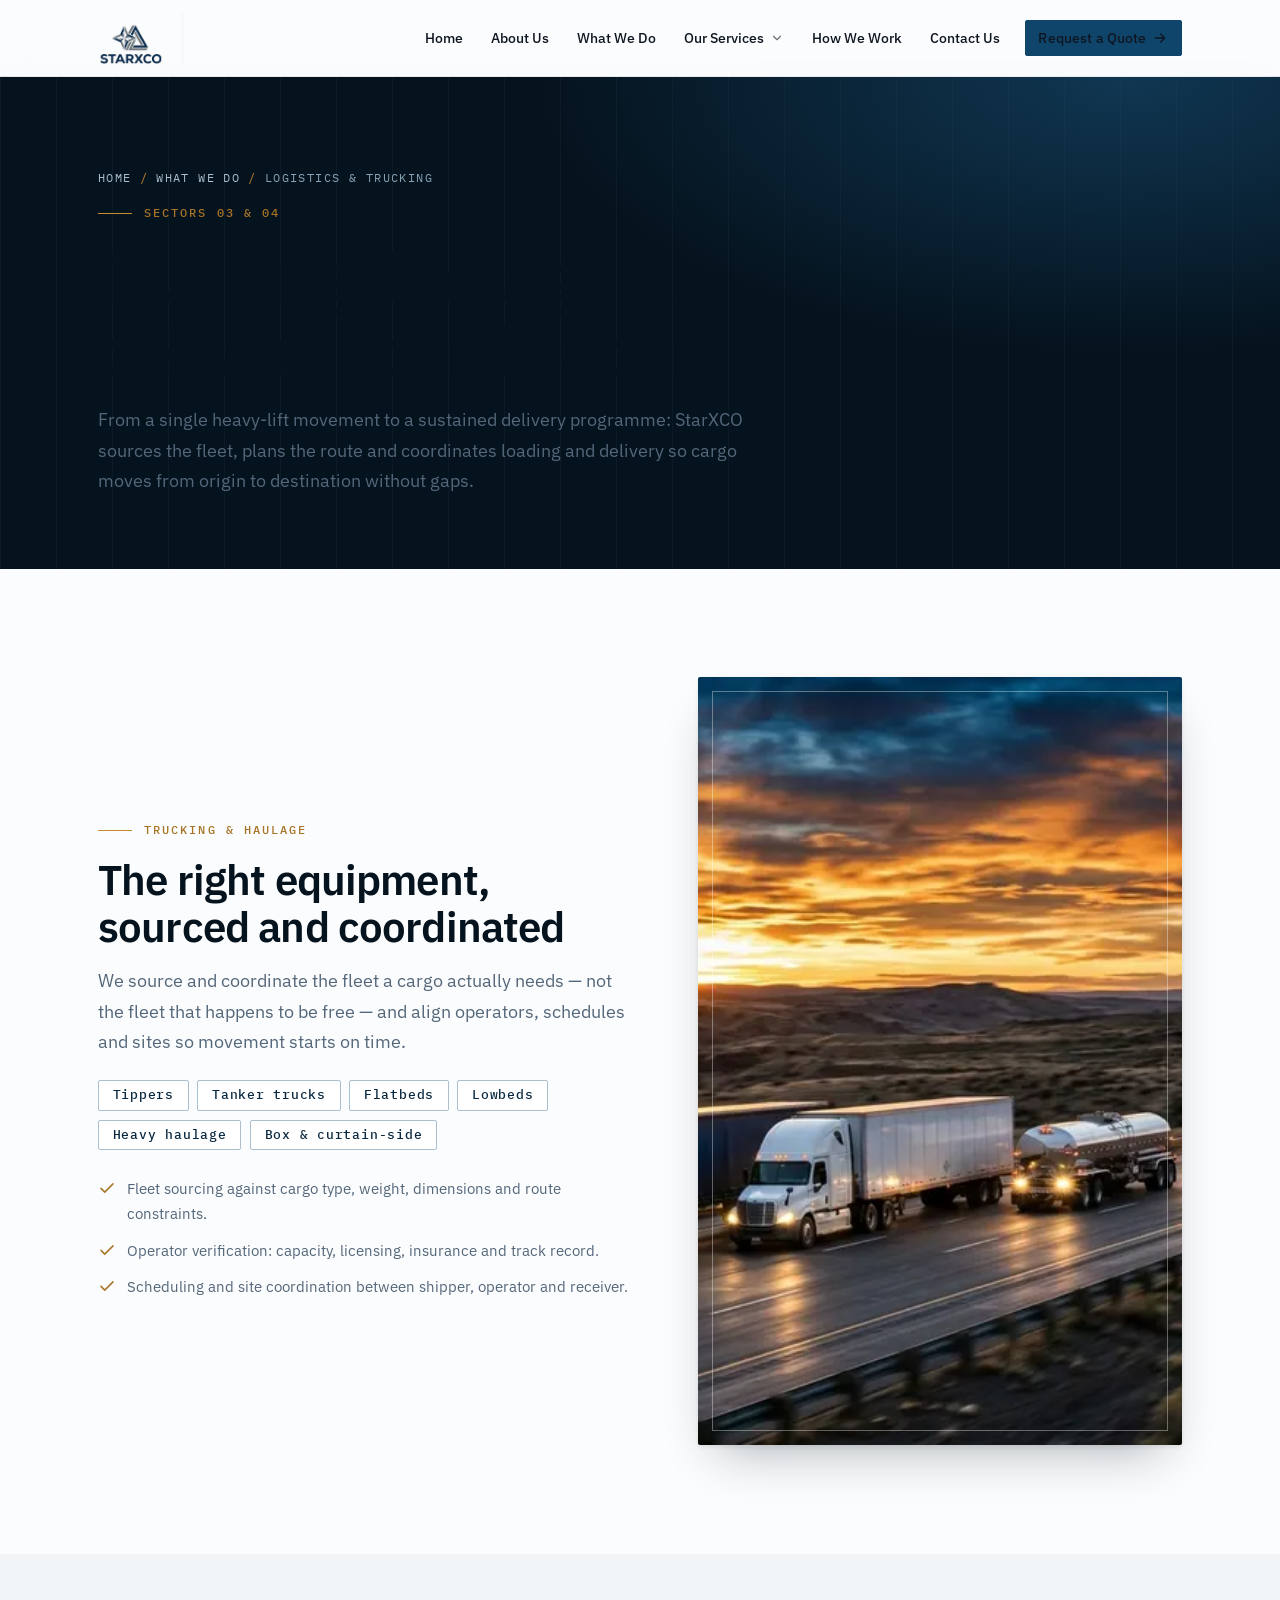
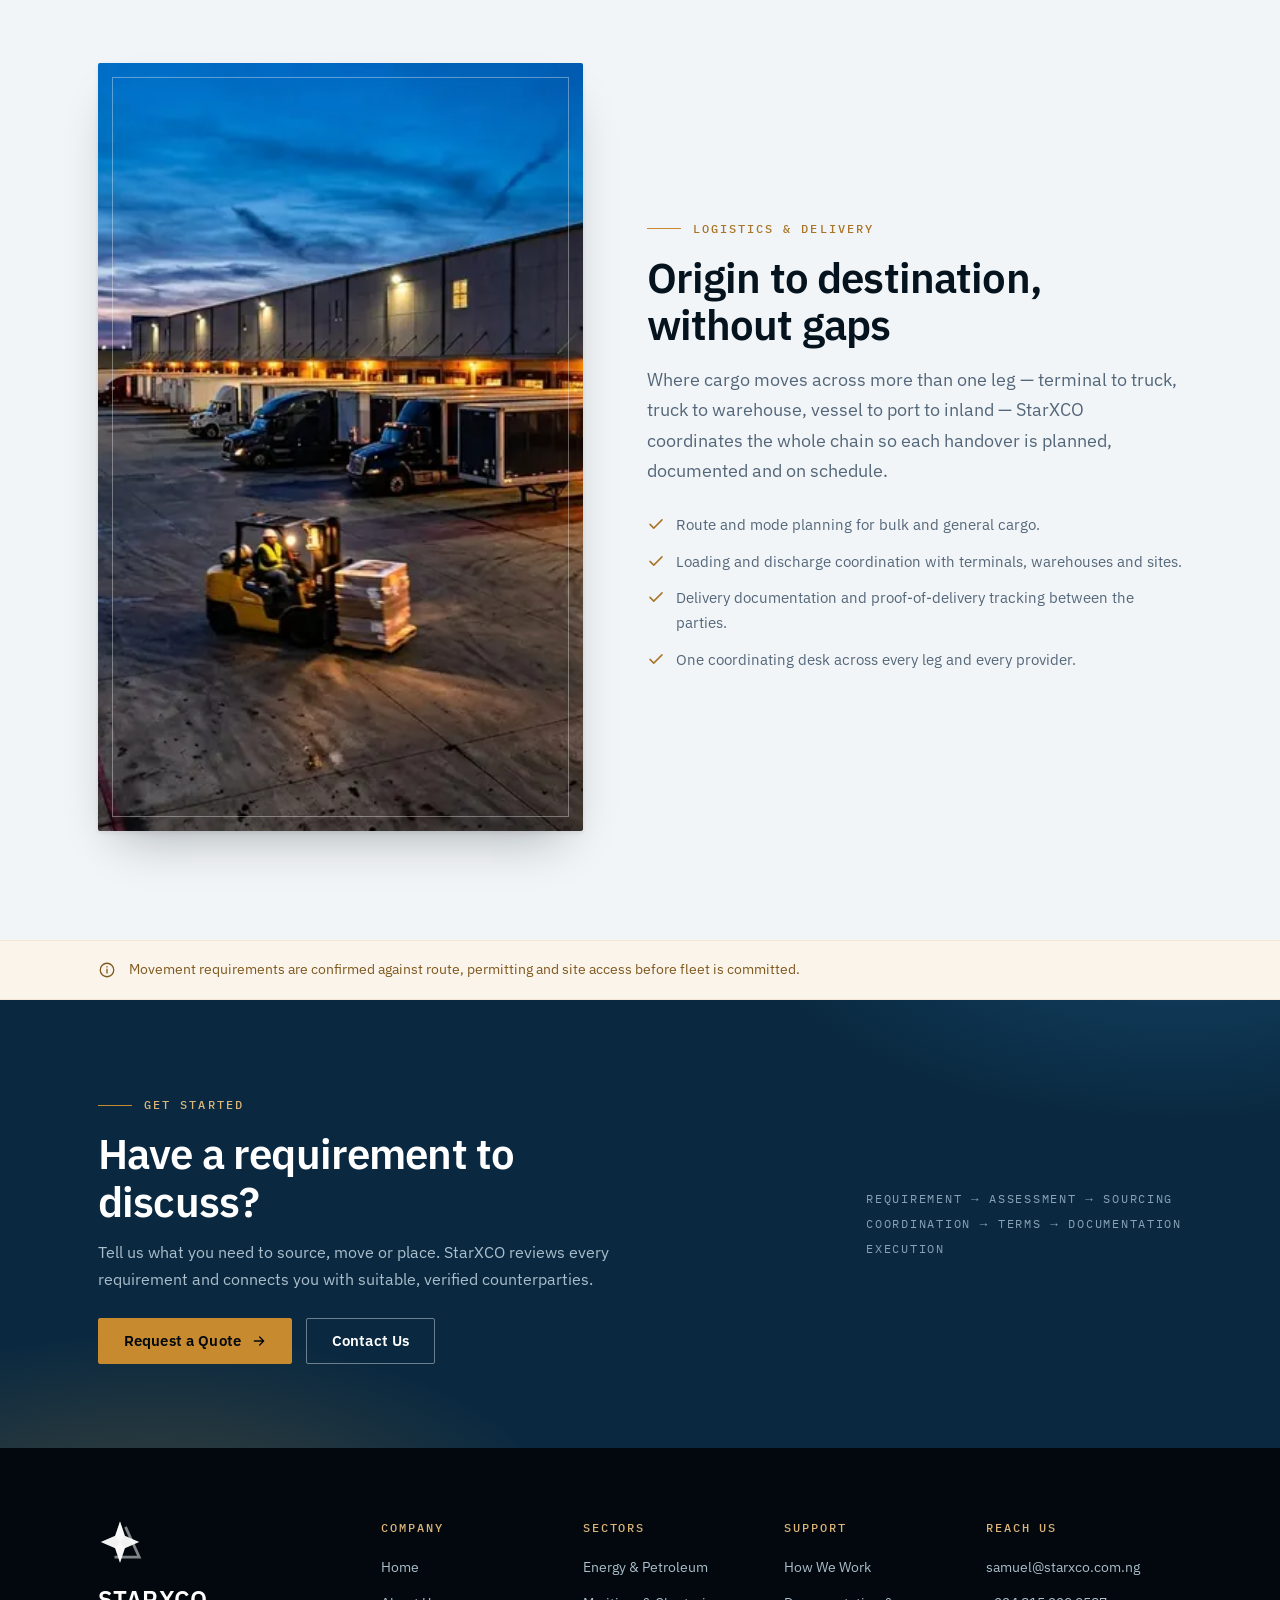
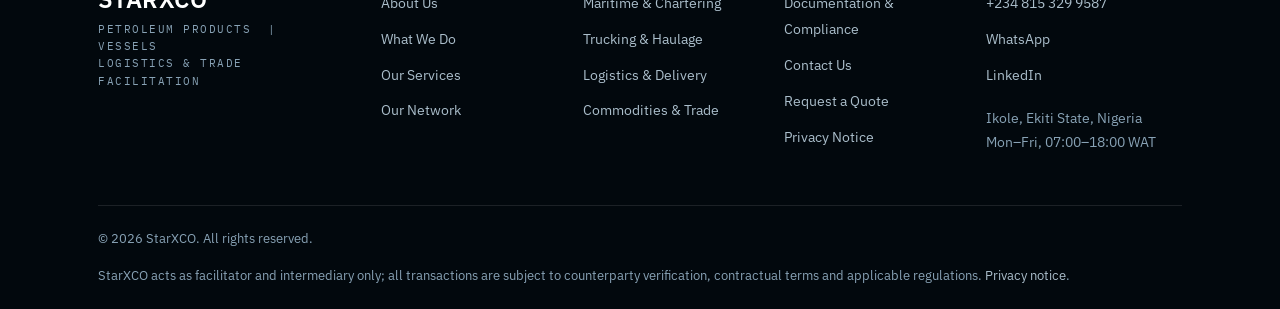
<file: logistics/index.html>
<!DOCTYPE html>
<html lang="en">
<head>
<meta charset="utf-8">
<meta name="viewport" content="width=device-width, initial-scale=1">
<title>Logistics & Trucking | StarXCO</title>
<meta name="description" content="Fleet sourcing, route planning and origin-to-destination cargo movement across tippers, tankers, flatbeds, lowbeds and heavy-haulage trucks.">
<link rel="canonical" href="https://starxco.com.ng/logistics/">
<meta property="og:type" content="website">
<meta property="og:site_name" content="StarXCO">
<meta property="og:title" content="Logistics & Trucking | StarXCO">
<meta property="og:description" content="Fleet sourcing, route planning and origin-to-destination cargo movement across tippers, tankers, flatbeds, lowbeds and heavy-haulage trucks.">
<meta property="og:url" content="https://starxco.com.ng/logistics/">
<meta property="og:image" content="https://starxco.com.ng/assets/img/trucking.jpg">
<meta property="og:image:width" content="1408">
<meta property="og:image:height" content="768">
<meta property="og:image:alt" content="Logistics & Trucking | StarXCO">
<meta name="twitter:card" content="summary_large_image">
<meta name="twitter:title" content="Logistics & Trucking | StarXCO">
<meta name="twitter:description" content="Fleet sourcing, route planning and origin-to-destination cargo movement across tippers, tankers, flatbeds, lowbeds and heavy-haulage trucks.">
<meta name="twitter:image" content="https://starxco.com.ng/assets/img/trucking.jpg">
<meta name="theme-color" content="#05131E">
<link rel="apple-touch-icon" href="/assets/apple-touch-icon.png">
<link rel="icon" href="/assets/favicon.ico" sizes="32x32">
<link rel="manifest" href="/assets/site.webmanifest">
<link rel="icon" type="image/svg+xml" href="/assets/favicon.svg?v=7ad61d5768">
<link rel="alternate icon" href="/assets/brand/icon512.png">
<link rel="preload" href="/assets/fonts/ibm-plex-sans-400-latin.woff2" as="font" type="font/woff2" crossorigin>
<link rel="preload" href="/assets/fonts/ibm-plex-mono-400-latin.woff2" as="font" type="font/woff2" crossorigin>
<link rel="stylesheet" href="/assets/css/styles.css?v=1f58869c89">
<script type="application/ld+json">
{"@context":"https://schema.org","@graph":[
 {"@type":"Organization","@id":"https://starxco.com.ng/#org","name":"StarXCO","slogan":"Petroleum Products | Vessels | Logistics & Trade Facilitation","description":"Commercial coordination and trade facilitation desk for petroleum products, vessels, logistics and related physical commodities.","foundingDate":"2021","email":"samuel@starxco.com.ng","telephone":"+2348153299587","url":"https://starxco.com.ng/","logo":"https://starxco.com.ng/assets/brand/icon512.png","address":{"@type":"PostalAddress","addressLocality":"Ikole","addressRegion":"Ekiti State","addressCountry":"NG"},"areaServed":["Nigeria","West Africa"],"sameAs":["https://www.linkedin.com/in/sammyakins"],"contactPoint":{"@type":"ContactPoint","contactType":"sales","email":"samuel@starxco.com.ng","telephone":"+2348153299587","availableLanguage":"en"}},
 {"@type":"WebSite","@id":"https://starxco.com.ng/#site","url":"https://starxco.com.ng/","name":"StarXCO","publisher":{"@id":"https://starxco.com.ng/#org"}}
]}
</script>
<script>window.STARXCO_CONFIG={email:"samuel@starxco.com.ng",formEmail:"samuel@starxco.com.ng",domain:"starxco.com.ng",whatsapp:"2348153299587"};</script>
</head>
<body data-page="logistics">
<a class="skip" href="#main">Skip to content</a>

<!-- icon sprite -->
<svg xmlns="http://www.w3.org/2000/svg" style="display:none" aria-hidden="true">
  <symbol id="i-arrow" viewBox="0 0 24 24" fill="none" stroke="currentColor" stroke-width="2" stroke-linecap="round" stroke-linejoin="round"><path d="M5 12h14M13 6l6 6-6 6"/></symbol>
  <symbol id="i-arrow-ur" viewBox="0 0 24 24" fill="none" stroke="currentColor" stroke-width="2" stroke-linecap="round" stroke-linejoin="round"><path d="M7 17L17 7M9 7h8v8"/></symbol>
  <symbol id="i-chev" viewBox="0 0 24 24" fill="none" stroke="currentColor" stroke-width="2" stroke-linecap="round" stroke-linejoin="round"><path d="M6 9l6 6 6-6"/></symbol>
  <symbol id="i-menu" viewBox="0 0 24 24" fill="none" stroke="currentColor" stroke-width="2" stroke-linecap="round"><path d="M4 7h16M4 12h16M4 17h16"/></symbol>
  <symbol id="i-close" viewBox="0 0 24 24" fill="none" stroke="currentColor" stroke-width="2" stroke-linecap="round"><path d="M6 6l12 12M18 6L6 18"/></symbol>
  <symbol id="i-check" viewBox="0 0 24 24" fill="none" stroke="currentColor" stroke-width="2" stroke-linecap="round" stroke-linejoin="round"><path d="M4 12.5l5 5L20 6.5"/></symbol>
  <symbol id="i-link" viewBox="0 0 24 24" fill="none" stroke="currentColor" stroke-width="1.7" stroke-linecap="round" stroke-linejoin="round"><circle cx="6" cy="6" r="2.6"/><circle cx="18" cy="6" r="2.6"/><circle cx="12" cy="18" r="2.6"/><path d="M7.8 7.8l2.6 7M16.2 7.8l-2.6 7M8.6 6h6.8"/></symbol>
  <symbol id="i-search" viewBox="0 0 24 24" fill="none" stroke="currentColor" stroke-width="1.7" stroke-linecap="round"><circle cx="10.5" cy="10.5" r="6.5"/><path d="M15.5 15.5L21 21"/></symbol>
  <symbol id="i-swap" viewBox="0 0 24 24" fill="none" stroke="currentColor" stroke-width="1.7" stroke-linecap="round" stroke-linejoin="round"><path d="M4 8h13l-3.5-3.5M20 16H7l3.5 3.5"/></symbol>
  <symbol id="i-truck" viewBox="0 0 24 24" fill="none" stroke="currentColor" stroke-width="1.7" stroke-linecap="round" stroke-linejoin="round"><path d="M2 6h11v10H2zM13 9h4.5l3 3.5V16h-2"/><circle cx="6.5" cy="17.5" r="1.8"/><circle cx="16.5" cy="17.5" r="1.8"/></symbol>
  <symbol id="i-ship" viewBox="0 0 24 24" fill="none" stroke="currentColor" stroke-width="1.7" stroke-linecap="round" stroke-linejoin="round"><path d="M3 15l1.5 4h15L21 15l-9-3z"/><path d="M6 12V7h12v5M12 7V4"/></symbol>
  <symbol id="i-doc" viewBox="0 0 24 24" fill="none" stroke="currentColor" stroke-width="1.7" stroke-linecap="round" stroke-linejoin="round"><path d="M6 2h8l4 4v16H6z"/><path d="M14 2v4h4M9 12h6M9 16h6"/></symbol>
  <symbol id="i-shield" viewBox="0 0 24 24" fill="none" stroke="currentColor" stroke-width="1.7" stroke-linecap="round" stroke-linejoin="round"><path d="M12 3l8 3v6c0 5-3.5 8-8 9-4.5-1-8-4-8-9V6z"/><path d="M8.5 12l2.5 2.5 4.5-4.5"/></symbol>
  <symbol id="i-globe" viewBox="0 0 24 24" fill="none" stroke="currentColor" stroke-width="1.7" stroke-linecap="round"><circle cx="12" cy="12" r="9"/><path d="M3 12h18M12 3c3 3.5 3 14 0 18M12 3c-3 3.5-3 14 0 18"/></symbol>
  <symbol id="i-mail" viewBox="0 0 24 24" fill="none" stroke="currentColor" stroke-width="1.7" stroke-linecap="round" stroke-linejoin="round"><rect x="3" y="5" width="18" height="14" rx="1"/><path d="M3 7l9 6 9-6"/></symbol>
  <symbol id="i-phone" viewBox="0 0 24 24" fill="none" stroke="currentColor" stroke-width="1.7" stroke-linecap="round" stroke-linejoin="round"><path d="M5 3h4l2 5-2.5 1.5a12 12 0 006 6L16 13l5 2v4a2 2 0 01-2 2A16 16 0 013 5a2 2 0 012-2z"/></symbol>
  <symbol id="i-chat" viewBox="0 0 24 24" fill="none" stroke="currentColor" stroke-width="1.7" stroke-linecap="round" stroke-linejoin="round"><path d="M21 12a8 8 0 01-8 8H4l2-3a8 8 0 1115-5z"/></symbol>
  <symbol id="i-pin" viewBox="0 0 24 24" fill="none" stroke="currentColor" stroke-width="1.7" stroke-linecap="round" stroke-linejoin="round"><path d="M12 21s7-6.2 7-11a7 7 0 10-14 0c0 4.8 7 11 7 11z"/><circle cx="12" cy="10" r="2.6"/></symbol>
  <symbol id="i-info" viewBox="0 0 24 24" fill="none" stroke="currentColor" stroke-width="1.7" stroke-linecap="round"><circle cx="12" cy="12" r="9"/><path d="M12 11v5M12 7.5v.5"/></symbol>
  <symbol id="i-star" viewBox="0 0 64 64">
    <path fill="currentColor" d="M32 2l7 21 21 9-21 9-7 21-7-21-21-9 21-9z" opacity=".95"/>
    <path fill="currentColor" d="M32 2l7 21-7 9-7-9z" opacity=".55"/>
    <path fill="currentColor" d="M32 62l7-21-7-9-7 9z" opacity=".55"/>
    <path fill="none" stroke="currentColor" stroke-width="4" opacity=".5" d="M40 10l20 44H24"/>
  </symbol>
</svg>

<header class="site-header">
  <div class="container nav">
    <a class="brand" href="/" aria-label="StarXCO — home">
      <img src="/assets/brand/logo-trim.jpg" alt="StarXCO — Petroleum Products, Vessels, Logistics & Trade Facilitation" width="753" height="450">
    </a>
    <ul class="nav-links" id="nav">
      <li><a href="/">Home</a></li>
      <li><a href="/about/">About Us</a></li>
      <li><a href="/what-we-do/">What We Do</a></li>
      <li class="drop">
        <a href="/services/" aria-haspopup="true">Our Services <svg aria-hidden="true"><use href="#i-chev"/></svg></a>
        <ul class="drop-menu">
          <li><a href="/services/">Service catalogue <small>Everything StarXCO coordinates</small></a></li>
          <li><a href="/energy/">Energy &amp; Petroleum <small>AGO, EN590, Jet A-1, LPG, LNG, fuel oil</small></a></li>
          <li><a href="/maritime/">Maritime &amp; Chartering <small>Tankers, bulk, container, general cargo</small></a></li>
          <li><a href="/logistics/" aria-current="page">Logistics &amp; Trucking <small>Haulage, routes, delivery coordination</small></a></li>
          <li><a href="/compliance/">Documentation &amp; Compliance <small>Verification and paperwork</small></a></li>
        </ul>
      </li>
      <li><a href="/how-we-work/">How We Work</a></li>
      <li><a href="/contact/">Contact Us</a></li>
      <li><a class="btn nav-cta" href="/quote/"><span>Request a Quote</span> <svg aria-hidden="true"><use href="#i-arrow"/></svg></a></li>
    </ul>
    <button class="nav-toggle" aria-expanded="false" aria-controls="nav" aria-label="Menu">
      <svg class="i-open" aria-hidden="true"><use href="#i-menu"/></svg>
      <svg class="i-close" style="display:none" aria-hidden="true"><use href="#i-close"/></svg>
    </button>
  </div>
</header>

<main id="main">
<section class="page-hero">
  <div class="container">
    <p class="crumbs"><a href="/">Home</a><span>/</span><a href="/what-we-do/">What We Do</a><span>/</span>Logistics &amp; Trucking</p>
    <p class="eyebrow">Sectors 03 &amp; 04</p>
    <h1>Trucking, haulage &amp; delivery coordination</h1>
    <p class="lede">From a single heavy-lift movement to a sustained delivery programme: StarXCO sources the fleet, plans the route and coordinates loading and delivery so cargo moves from origin to destination without gaps.</p>
  </div>
</section>

<section class="section" id="haulage">
  <div class="container duo">
    <div class="reveal">
      <p class="eyebrow">Trucking &amp; haulage</p>
      <h2>The right equipment, sourced and coordinated</h2>
      <p class="lede" style="margin-top:1rem">We source and coordinate the fleet a cargo actually needs &mdash; not the fleet that happens to be free &mdash; and align operators, schedules and sites so movement starts on time.</p>
      <div class="chips">
        <span class="chip">Tippers</span><span class="chip">Tanker trucks</span><span class="chip">Flatbeds</span><span class="chip">Lowbeds</span><span class="chip">Heavy haulage</span><span class="chip">Box &amp; curtain-side</span>
      </div>
      <ul class="checklist">
        <li><svg aria-hidden="true"><use href="#i-check"/></svg> Fleet sourcing against cargo type, weight, dimensions and route constraints.</li>
        <li><svg aria-hidden="true"><use href="#i-check"/></svg> Operator verification: capacity, licensing, insurance and track record.</li>
        <li><svg aria-hidden="true"><use href="#i-check"/></svg> Scheduling and site coordination between shipper, operator and receiver.</li>
      </ul>
    </div>
    <div class="duo-media reveal"><picture><source type="image/webp" srcset="/assets/img/trucking-480.webp 480w, /assets/img/trucking-960.webp 960w, /assets/img/trucking.webp 1408w" sizes="(max-width:900px) 92vw, 46vw"><img loading="lazy" src="/assets/img/trucking.jpg" srcset="/assets/img/trucking-480.jpg 480w, /assets/img/trucking-960.jpg 960w, /assets/img/trucking.jpg 1408w" sizes="(max-width:900px) 92vw, 46vw" width="1408" height="768" alt="Heavy trucks on a highway at sunset" decoding="async"></picture><span class="frame"></span></div>
  </div>
</section>

<section class="section alt" id="delivery">
  <div class="container duo" style="grid-template-columns:.95fr 1.05fr">
    <div class="duo-media reveal"><picture><source type="image/webp" srcset="/assets/img/logistics-480.webp 480w, /assets/img/logistics-960.webp 960w, /assets/img/logistics.webp 1408w" sizes="(max-width:900px) 92vw, 46vw"><img loading="lazy" src="/assets/img/logistics.jpg" srcset="/assets/img/logistics-480.jpg 480w, /assets/img/logistics-960.jpg 960w, /assets/img/logistics.jpg 1408w" sizes="(max-width:900px) 92vw, 46vw" width="1408" height="768" alt="Warehouse loading yard at dusk with trailers and pallets" decoding="async"></picture><span class="frame"></span></div>
    <div class="reveal">
      <p class="eyebrow">Logistics &amp; delivery</p>
      <h2>Origin to destination, without gaps</h2>
      <p class="lede" style="margin-top:1rem">Where cargo moves across more than one leg &mdash; terminal to truck, truck to warehouse, vessel to port to inland &mdash; StarXCO coordinates the whole chain so each handover is planned, documented and on schedule.</p>
      <ul class="checklist">
        <li><svg aria-hidden="true"><use href="#i-check"/></svg> Route and mode planning for bulk and general cargo.</li>
        <li><svg aria-hidden="true"><use href="#i-check"/></svg> Loading and discharge coordination with terminals, warehouses and sites.</li>
        <li><svg aria-hidden="true"><use href="#i-check"/></svg> Delivery documentation and proof-of-delivery tracking between the parties.</li>
        <li><svg aria-hidden="true"><use href="#i-check"/></svg> One coordinating desk across every leg and every provider.</li>
      </ul>
    </div>
  </div>
</section>

<div class="note-band">
  <div class="container">
    <svg aria-hidden="true"><use href="#i-info"/></svg>
    <span>Movement requirements are confirmed against route, permitting and site access before fleet is committed.</span>
  </div>
</div>
</main>

<section class="cta-band">
  <div class="container">
    <div>
      <p class="eyebrow light">Get started</p>
      <h2>Have a requirement to discuss?</h2>
      <p>Tell us what you need to source, move or place. StarXCO reviews every requirement and connects you with suitable, verified counterparties.</p>
      <div class="btn-row">
        <a class="btn btn--gold" href="/quote/">Request a Quote <svg aria-hidden="true"><use href="#i-arrow"/></svg></a>
        <a class="btn btn--ghost" href="/contact/">Contact Us</a>
      </div>
    </div>
    <div class="mono" style="font-size:.78rem;letter-spacing:.14em;text-transform:uppercase;color:var(--steel-400);line-height:2">
      Requirement &rarr; Assessment &rarr; Sourcing<br>
      Coordination &rarr; Terms &rarr; Documentation<br>
      Execution
    </div>
  </div>
</section>

<footer class="site-footer">
  <div class="container">
    <div class="footer-top">
      <div class="footer-brand">
        <svg aria-hidden="true"><use href="#i-star"/></svg>
        <div class="word">STARXCO</div>
        <div class="tag">Petroleum Products &nbsp;|&nbsp; Vessels<br>Logistics &amp; Trade Facilitation</div>
      </div>
      <nav class="footer-col" aria-label="Company">
        <h4>Company</h4>
        <ul>
          <li><a href="/">Home</a></li>
          <li><a href="/about/">About Us</a></li>
          <li><a href="/what-we-do/">What We Do</a></li>
          <li><a href="/services/">Our Services</a></li>
          <li><a href="/network/">Our Network</a></li>
        </ul>
      </nav>
      <nav class="footer-col" aria-label="Sectors">
        <h4>Sectors</h4>
        <ul>
          <li><a href="/energy/">Energy &amp; Petroleum</a></li>
          <li><a href="/maritime/">Maritime &amp; Chartering</a></li>
          <li><a href="/logistics/">Trucking &amp; Haulage</a></li>
          <li><a href="/logistics/">Logistics &amp; Delivery</a></li>
          <li><a href="/what-we-do/">Commodities &amp; Trade</a></li>
        </ul>
      </nav>
      <nav class="footer-col" aria-label="Support">
        <h4>Support</h4>
        <ul>
          <li><a href="/how-we-work/">How We Work</a></li>
          <li><a href="/compliance/">Documentation &amp; Compliance</a></li>
          <li><a href="/contact/">Contact Us</a></li>
          <li><a href="/quote/">Request a Quote</a></li>
          <li><a href="/privacy/">Privacy Notice</a></li>
        </ul>
      </nav>
      <div class="footer-col">
        <h4>Reach us</h4>
        <ul>
          <li><a href="mailto:samuel@starxco.com.ng">samuel@starxco.com.ng</a></li>
          <li><a href="tel:+2348153299587">+234 815 329 9587</a></li>
          <li><a href="https://wa.me/2348153299587">WhatsApp</a></li>
          <li><a href="https://www.linkedin.com/in/sammyakins" rel="noopener">LinkedIn</a></li>
          <li class="plain" style="margin-top:.6rem;color:var(--steel-400)">Ikole, Ekiti State, Nigeria<br>Mon&ndash;Fri, 07:00&ndash;18:00 WAT</li>
        </ul>
      </div>
    </div>
    <div class="footer-bottom">
      <span>&copy; <span data-year>2026</span> StarXCO. All rights reserved.</span>
      <span>StarXCO acts as facilitator and intermediary only; all transactions are subject to counterparty verification, contractual terms and applicable regulations. <a href="/privacy/">Privacy notice</a>.</span>
    </div>
  </div>
</footer>

<script src="/assets/js/main.js?v=1dc8745560" defer></script>
</body>
</html>
</file>
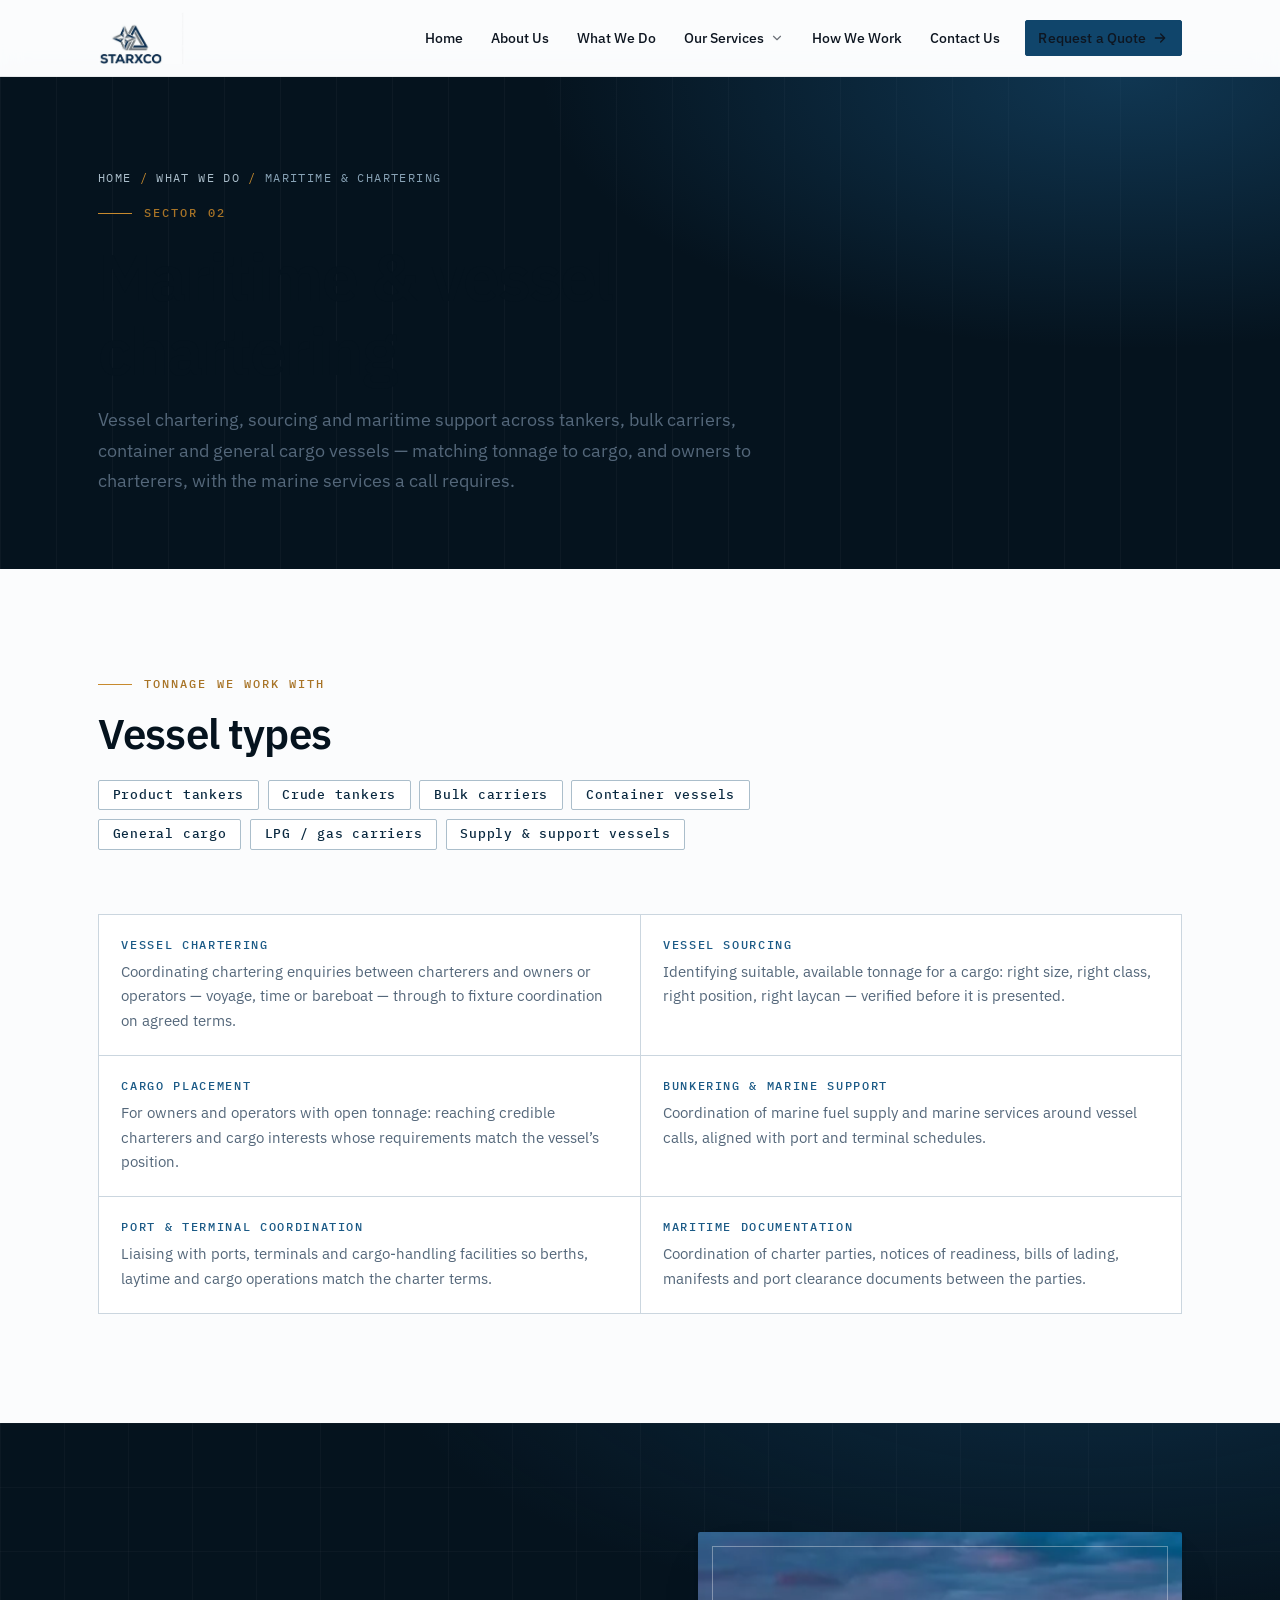
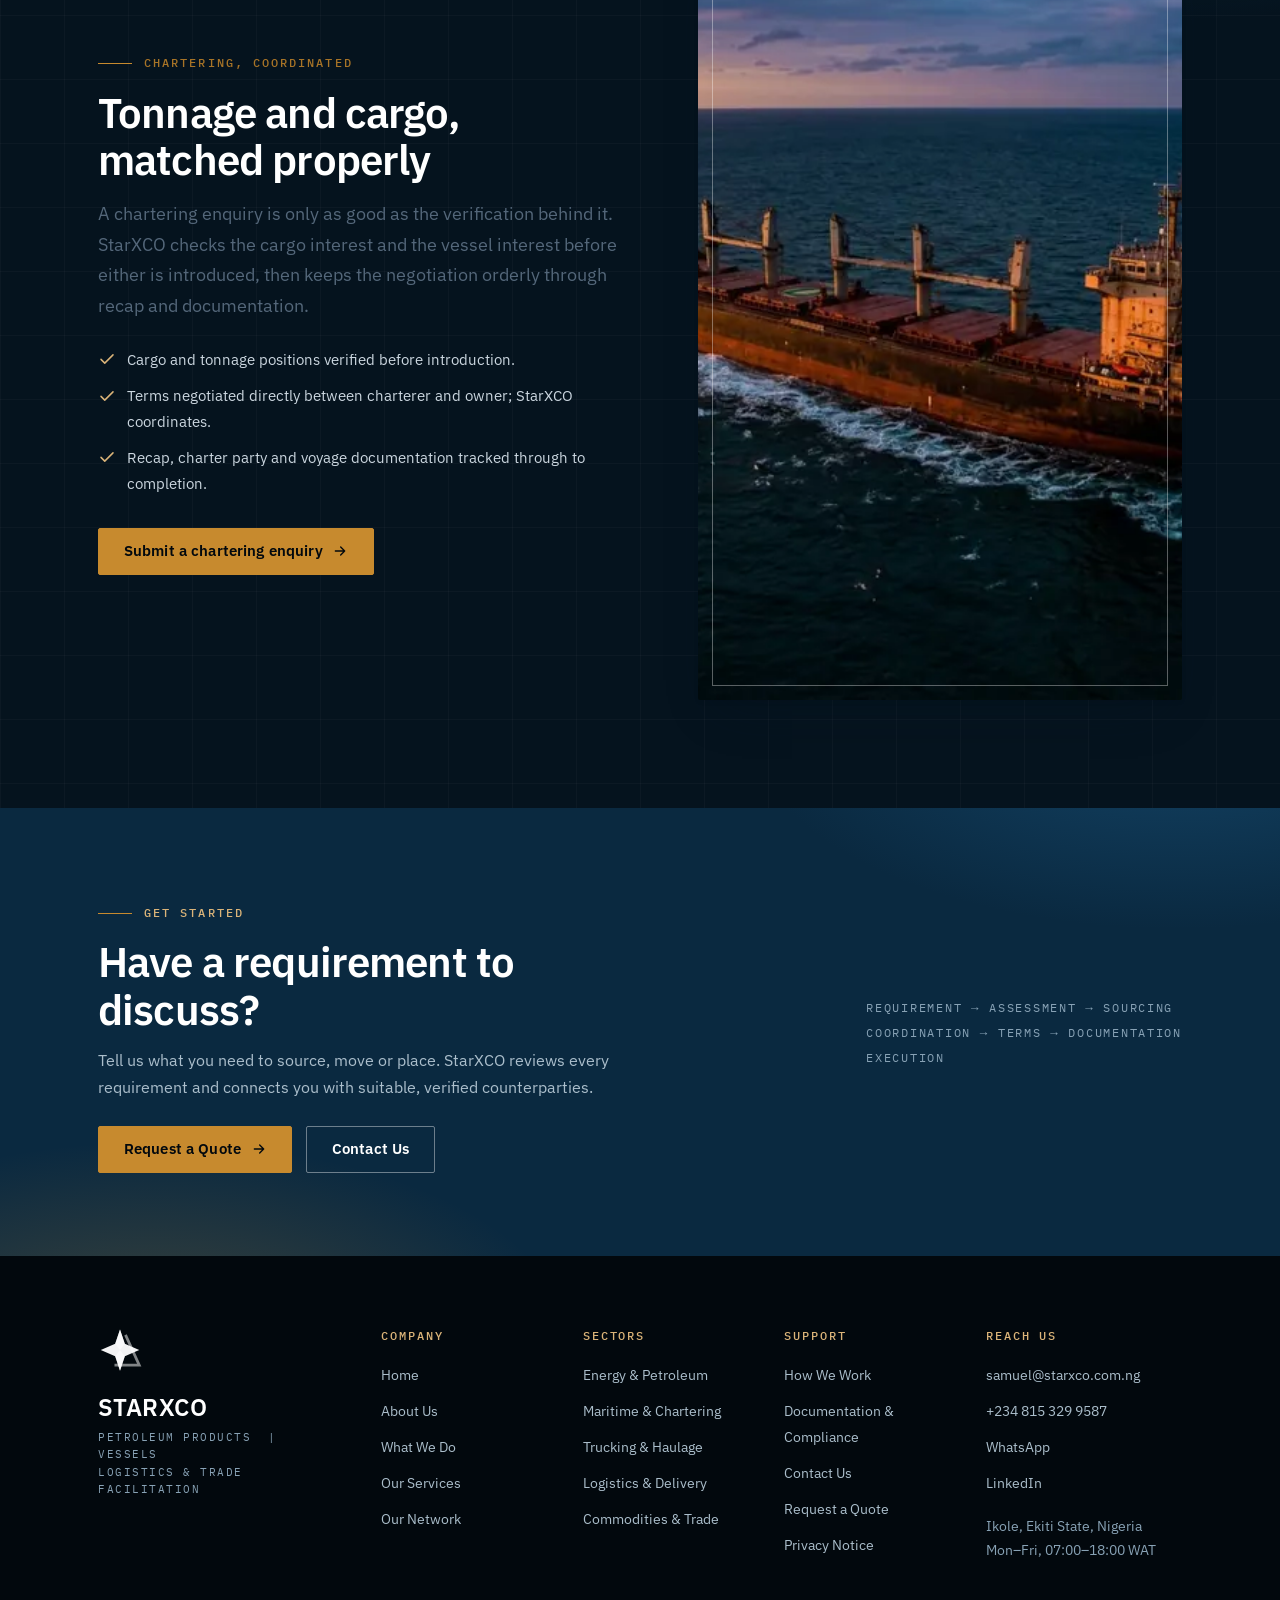
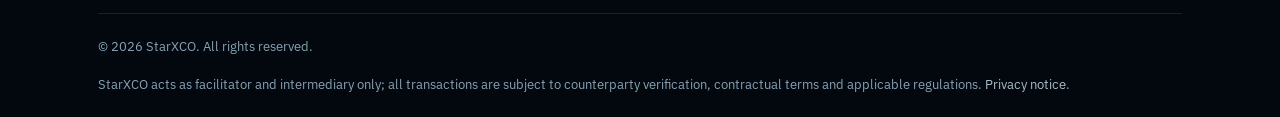
<file: maritime/index.html>
<!DOCTYPE html>
<html lang="en">
<head>
<meta charset="utf-8">
<meta name="viewport" content="width=device-width, initial-scale=1">
<title>Maritime & Vessel Chartering | StarXCO</title>
<meta name="description" content="Vessel chartering, sourcing and maritime support across tankers, bulk carriers, container and general cargo vessels, with bunkering and marine logistics.">
<link rel="canonical" href="https://starxco.com.ng/maritime/">
<meta property="og:type" content="website">
<meta property="og:site_name" content="StarXCO">
<meta property="og:title" content="Maritime & Vessel Chartering | StarXCO">
<meta property="og:description" content="Vessel chartering, sourcing and maritime support across tankers, bulk carriers, container and general cargo vessels, with bunkering and marine logistics.">
<meta property="og:url" content="https://starxco.com.ng/maritime/">
<meta property="og:image" content="https://starxco.com.ng/assets/img/maritime.jpg">
<meta property="og:image:width" content="1376">
<meta property="og:image:height" content="768">
<meta property="og:image:alt" content="Maritime & Vessel Chartering | StarXCO">
<meta name="twitter:card" content="summary_large_image">
<meta name="twitter:title" content="Maritime & Vessel Chartering | StarXCO">
<meta name="twitter:description" content="Vessel chartering, sourcing and maritime support across tankers, bulk carriers, container and general cargo vessels, with bunkering and marine logistics.">
<meta name="twitter:image" content="https://starxco.com.ng/assets/img/maritime.jpg">
<meta name="theme-color" content="#05131E">
<link rel="apple-touch-icon" href="/assets/apple-touch-icon.png">
<link rel="icon" href="/assets/favicon.ico" sizes="32x32">
<link rel="manifest" href="/assets/site.webmanifest">
<link rel="icon" type="image/svg+xml" href="/assets/favicon.svg?v=7ad61d5768">
<link rel="alternate icon" href="/assets/brand/icon512.png">
<link rel="preload" href="/assets/fonts/ibm-plex-sans-400-latin.woff2" as="font" type="font/woff2" crossorigin>
<link rel="preload" href="/assets/fonts/ibm-plex-mono-400-latin.woff2" as="font" type="font/woff2" crossorigin>
<link rel="stylesheet" href="/assets/css/styles.css?v=1f58869c89">
<script type="application/ld+json">
{"@context":"https://schema.org","@graph":[
 {"@type":"Organization","@id":"https://starxco.com.ng/#org","name":"StarXCO","slogan":"Petroleum Products | Vessels | Logistics & Trade Facilitation","description":"Commercial coordination and trade facilitation desk for petroleum products, vessels, logistics and related physical commodities.","foundingDate":"2021","email":"samuel@starxco.com.ng","telephone":"+2348153299587","url":"https://starxco.com.ng/","logo":"https://starxco.com.ng/assets/brand/icon512.png","address":{"@type":"PostalAddress","addressLocality":"Ikole","addressRegion":"Ekiti State","addressCountry":"NG"},"areaServed":["Nigeria","West Africa"],"sameAs":["https://www.linkedin.com/in/sammyakins"],"contactPoint":{"@type":"ContactPoint","contactType":"sales","email":"samuel@starxco.com.ng","telephone":"+2348153299587","availableLanguage":"en"}},
 {"@type":"WebSite","@id":"https://starxco.com.ng/#site","url":"https://starxco.com.ng/","name":"StarXCO","publisher":{"@id":"https://starxco.com.ng/#org"}}
]}
</script>
<script>window.STARXCO_CONFIG={email:"samuel@starxco.com.ng",formEmail:"samuel@starxco.com.ng",domain:"starxco.com.ng",whatsapp:"2348153299587"};</script>
</head>
<body data-page="maritime">
<a class="skip" href="#main">Skip to content</a>

<!-- icon sprite -->
<svg xmlns="http://www.w3.org/2000/svg" style="display:none" aria-hidden="true">
  <symbol id="i-arrow" viewBox="0 0 24 24" fill="none" stroke="currentColor" stroke-width="2" stroke-linecap="round" stroke-linejoin="round"><path d="M5 12h14M13 6l6 6-6 6"/></symbol>
  <symbol id="i-arrow-ur" viewBox="0 0 24 24" fill="none" stroke="currentColor" stroke-width="2" stroke-linecap="round" stroke-linejoin="round"><path d="M7 17L17 7M9 7h8v8"/></symbol>
  <symbol id="i-chev" viewBox="0 0 24 24" fill="none" stroke="currentColor" stroke-width="2" stroke-linecap="round" stroke-linejoin="round"><path d="M6 9l6 6 6-6"/></symbol>
  <symbol id="i-menu" viewBox="0 0 24 24" fill="none" stroke="currentColor" stroke-width="2" stroke-linecap="round"><path d="M4 7h16M4 12h16M4 17h16"/></symbol>
  <symbol id="i-close" viewBox="0 0 24 24" fill="none" stroke="currentColor" stroke-width="2" stroke-linecap="round"><path d="M6 6l12 12M18 6L6 18"/></symbol>
  <symbol id="i-check" viewBox="0 0 24 24" fill="none" stroke="currentColor" stroke-width="2" stroke-linecap="round" stroke-linejoin="round"><path d="M4 12.5l5 5L20 6.5"/></symbol>
  <symbol id="i-link" viewBox="0 0 24 24" fill="none" stroke="currentColor" stroke-width="1.7" stroke-linecap="round" stroke-linejoin="round"><circle cx="6" cy="6" r="2.6"/><circle cx="18" cy="6" r="2.6"/><circle cx="12" cy="18" r="2.6"/><path d="M7.8 7.8l2.6 7M16.2 7.8l-2.6 7M8.6 6h6.8"/></symbol>
  <symbol id="i-search" viewBox="0 0 24 24" fill="none" stroke="currentColor" stroke-width="1.7" stroke-linecap="round"><circle cx="10.5" cy="10.5" r="6.5"/><path d="M15.5 15.5L21 21"/></symbol>
  <symbol id="i-swap" viewBox="0 0 24 24" fill="none" stroke="currentColor" stroke-width="1.7" stroke-linecap="round" stroke-linejoin="round"><path d="M4 8h13l-3.5-3.5M20 16H7l3.5 3.5"/></symbol>
  <symbol id="i-truck" viewBox="0 0 24 24" fill="none" stroke="currentColor" stroke-width="1.7" stroke-linecap="round" stroke-linejoin="round"><path d="M2 6h11v10H2zM13 9h4.5l3 3.5V16h-2"/><circle cx="6.5" cy="17.5" r="1.8"/><circle cx="16.5" cy="17.5" r="1.8"/></symbol>
  <symbol id="i-ship" viewBox="0 0 24 24" fill="none" stroke="currentColor" stroke-width="1.7" stroke-linecap="round" stroke-linejoin="round"><path d="M3 15l1.5 4h15L21 15l-9-3z"/><path d="M6 12V7h12v5M12 7V4"/></symbol>
  <symbol id="i-doc" viewBox="0 0 24 24" fill="none" stroke="currentColor" stroke-width="1.7" stroke-linecap="round" stroke-linejoin="round"><path d="M6 2h8l4 4v16H6z"/><path d="M14 2v4h4M9 12h6M9 16h6"/></symbol>
  <symbol id="i-shield" viewBox="0 0 24 24" fill="none" stroke="currentColor" stroke-width="1.7" stroke-linecap="round" stroke-linejoin="round"><path d="M12 3l8 3v6c0 5-3.5 8-8 9-4.5-1-8-4-8-9V6z"/><path d="M8.5 12l2.5 2.5 4.5-4.5"/></symbol>
  <symbol id="i-globe" viewBox="0 0 24 24" fill="none" stroke="currentColor" stroke-width="1.7" stroke-linecap="round"><circle cx="12" cy="12" r="9"/><path d="M3 12h18M12 3c3 3.5 3 14 0 18M12 3c-3 3.5-3 14 0 18"/></symbol>
  <symbol id="i-mail" viewBox="0 0 24 24" fill="none" stroke="currentColor" stroke-width="1.7" stroke-linecap="round" stroke-linejoin="round"><rect x="3" y="5" width="18" height="14" rx="1"/><path d="M3 7l9 6 9-6"/></symbol>
  <symbol id="i-phone" viewBox="0 0 24 24" fill="none" stroke="currentColor" stroke-width="1.7" stroke-linecap="round" stroke-linejoin="round"><path d="M5 3h4l2 5-2.5 1.5a12 12 0 006 6L16 13l5 2v4a2 2 0 01-2 2A16 16 0 013 5a2 2 0 012-2z"/></symbol>
  <symbol id="i-chat" viewBox="0 0 24 24" fill="none" stroke="currentColor" stroke-width="1.7" stroke-linecap="round" stroke-linejoin="round"><path d="M21 12a8 8 0 01-8 8H4l2-3a8 8 0 1115-5z"/></symbol>
  <symbol id="i-pin" viewBox="0 0 24 24" fill="none" stroke="currentColor" stroke-width="1.7" stroke-linecap="round" stroke-linejoin="round"><path d="M12 21s7-6.2 7-11a7 7 0 10-14 0c0 4.8 7 11 7 11z"/><circle cx="12" cy="10" r="2.6"/></symbol>
  <symbol id="i-info" viewBox="0 0 24 24" fill="none" stroke="currentColor" stroke-width="1.7" stroke-linecap="round"><circle cx="12" cy="12" r="9"/><path d="M12 11v5M12 7.5v.5"/></symbol>
  <symbol id="i-star" viewBox="0 0 64 64">
    <path fill="currentColor" d="M32 2l7 21 21 9-21 9-7 21-7-21-21-9 21-9z" opacity=".95"/>
    <path fill="currentColor" d="M32 2l7 21-7 9-7-9z" opacity=".55"/>
    <path fill="currentColor" d="M32 62l7-21-7-9-7 9z" opacity=".55"/>
    <path fill="none" stroke="currentColor" stroke-width="4" opacity=".5" d="M40 10l20 44H24"/>
  </symbol>
</svg>

<header class="site-header">
  <div class="container nav">
    <a class="brand" href="/" aria-label="StarXCO — home">
      <img src="/assets/brand/logo-trim.jpg" alt="StarXCO — Petroleum Products, Vessels, Logistics & Trade Facilitation" width="753" height="450">
    </a>
    <ul class="nav-links" id="nav">
      <li><a href="/">Home</a></li>
      <li><a href="/about/">About Us</a></li>
      <li><a href="/what-we-do/">What We Do</a></li>
      <li class="drop">
        <a href="/services/" aria-haspopup="true">Our Services <svg aria-hidden="true"><use href="#i-chev"/></svg></a>
        <ul class="drop-menu">
          <li><a href="/services/">Service catalogue <small>Everything StarXCO coordinates</small></a></li>
          <li><a href="/energy/">Energy &amp; Petroleum <small>AGO, EN590, Jet A-1, LPG, LNG, fuel oil</small></a></li>
          <li><a href="/maritime/" aria-current="page">Maritime &amp; Chartering <small>Tankers, bulk, container, general cargo</small></a></li>
          <li><a href="/logistics/">Logistics &amp; Trucking <small>Haulage, routes, delivery coordination</small></a></li>
          <li><a href="/compliance/">Documentation &amp; Compliance <small>Verification and paperwork</small></a></li>
        </ul>
      </li>
      <li><a href="/how-we-work/">How We Work</a></li>
      <li><a href="/contact/">Contact Us</a></li>
      <li><a class="btn nav-cta" href="/quote/"><span>Request a Quote</span> <svg aria-hidden="true"><use href="#i-arrow"/></svg></a></li>
    </ul>
    <button class="nav-toggle" aria-expanded="false" aria-controls="nav" aria-label="Menu">
      <svg class="i-open" aria-hidden="true"><use href="#i-menu"/></svg>
      <svg class="i-close" style="display:none" aria-hidden="true"><use href="#i-close"/></svg>
    </button>
  </div>
</header>

<main id="main">
<section class="page-hero">
  <div class="container">
    <p class="crumbs"><a href="/">Home</a><span>/</span><a href="/what-we-do/">What We Do</a><span>/</span>Maritime &amp; Chartering</p>
    <p class="eyebrow">Sector 02</p>
    <h1>Maritime &amp; vessel chartering</h1>
    <p class="lede">Vessel chartering, sourcing and maritime support across tankers, bulk carriers, container and general cargo vessels &mdash; matching tonnage to cargo, and owners to charterers, with the marine services a call requires.</p>
  </div>
</section>

<section class="section">
  <div class="container">
    <div class="section-head reveal">
      <p class="eyebrow">Tonnage we work with</p>
      <h2>Vessel types</h2>
      <div class="chips">
        <span class="chip">Product tankers</span><span class="chip">Crude tankers</span><span class="chip">Bulk carriers</span><span class="chip">Container vessels</span><span class="chip">General cargo</span><span class="chip">LPG / gas carriers</span><span class="chip">Supply &amp; support vessels</span>
      </div>
    </div>
    <div class="spec-grid">
      <div class="spec reveal"><b>Vessel chartering</b><p>Coordinating chartering enquiries between charterers and owners or operators &mdash; voyage, time or bareboat &mdash; through to fixture coordination on agreed terms.</p></div>
      <div class="spec reveal"><b>Vessel sourcing</b><p>Identifying suitable, available tonnage for a cargo: right size, right class, right position, right laycan &mdash; verified before it is presented.</p></div>
      <div class="spec reveal"><b>Cargo placement</b><p>For owners and operators with open tonnage: reaching credible charterers and cargo interests whose requirements match the vessel&rsquo;s position.</p></div>
      <div class="spec reveal"><b>Bunkering &amp; marine support</b><p>Coordination of marine fuel supply and marine services around vessel calls, aligned with port and terminal schedules.</p></div>
      <div class="spec reveal"><b>Port &amp; terminal coordination</b><p>Liaising with ports, terminals and cargo-handling facilities so berths, laytime and cargo operations match the charter terms.</p></div>
      <div class="spec reveal"><b>Maritime documentation</b><p>Coordination of charter parties, notices of readiness, bills of lading, manifests and port clearance documents between the parties.</p></div>
    </div>
  </div>
</section>

<section class="section dark">
  <div class="container duo">
    <div class="reveal">
      <p class="eyebrow">Chartering, coordinated</p>
      <h2>Tonnage and cargo, matched properly</h2>
      <p class="lede" style="margin-top:1rem">A chartering enquiry is only as good as the verification behind it. StarXCO checks the cargo interest and the vessel interest before either is introduced, then keeps the negotiation orderly through recap and documentation.</p>
      <ul class="checklist">
        <li><svg aria-hidden="true"><use href="#i-check"/></svg> Cargo and tonnage positions verified before introduction.</li>
        <li><svg aria-hidden="true"><use href="#i-check"/></svg> Terms negotiated directly between charterer and owner; StarXCO coordinates.</li>
        <li><svg aria-hidden="true"><use href="#i-check"/></svg> Recap, charter party and voyage documentation tracked through to completion.</li>
      </ul>
      <div class="btn-row"><a class="btn btn--gold" href="/quote/">Submit a chartering enquiry <svg aria-hidden="true"><use href="#i-arrow"/></svg></a></div>
    </div>
    <div class="duo-media reveal"><picture><source type="image/webp" srcset="/assets/img/maritime-480.webp 480w, /assets/img/maritime-960.webp 960w, /assets/img/maritime.webp 1376w" sizes="(max-width:900px) 92vw, 46vw"><img loading="lazy" src="/assets/img/maritime.jpg" srcset="/assets/img/maritime-480.jpg 480w, /assets/img/maritime-960.jpg 960w, /assets/img/maritime.jpg 1376w" sizes="(max-width:900px) 92vw, 46vw" width="1376" height="768" alt="Bulk carrier underway on open ocean at dusk" decoding="async"></picture><span class="frame"></span></div>
  </div>
</section>
</main>

<section class="cta-band">
  <div class="container">
    <div>
      <p class="eyebrow light">Get started</p>
      <h2>Have a requirement to discuss?</h2>
      <p>Tell us what you need to source, move or place. StarXCO reviews every requirement and connects you with suitable, verified counterparties.</p>
      <div class="btn-row">
        <a class="btn btn--gold" href="/quote/">Request a Quote <svg aria-hidden="true"><use href="#i-arrow"/></svg></a>
        <a class="btn btn--ghost" href="/contact/">Contact Us</a>
      </div>
    </div>
    <div class="mono" style="font-size:.78rem;letter-spacing:.14em;text-transform:uppercase;color:var(--steel-400);line-height:2">
      Requirement &rarr; Assessment &rarr; Sourcing<br>
      Coordination &rarr; Terms &rarr; Documentation<br>
      Execution
    </div>
  </div>
</section>

<footer class="site-footer">
  <div class="container">
    <div class="footer-top">
      <div class="footer-brand">
        <svg aria-hidden="true"><use href="#i-star"/></svg>
        <div class="word">STARXCO</div>
        <div class="tag">Petroleum Products &nbsp;|&nbsp; Vessels<br>Logistics &amp; Trade Facilitation</div>
      </div>
      <nav class="footer-col" aria-label="Company">
        <h4>Company</h4>
        <ul>
          <li><a href="/">Home</a></li>
          <li><a href="/about/">About Us</a></li>
          <li><a href="/what-we-do/">What We Do</a></li>
          <li><a href="/services/">Our Services</a></li>
          <li><a href="/network/">Our Network</a></li>
        </ul>
      </nav>
      <nav class="footer-col" aria-label="Sectors">
        <h4>Sectors</h4>
        <ul>
          <li><a href="/energy/">Energy &amp; Petroleum</a></li>
          <li><a href="/maritime/">Maritime &amp; Chartering</a></li>
          <li><a href="/logistics/">Trucking &amp; Haulage</a></li>
          <li><a href="/logistics/">Logistics &amp; Delivery</a></li>
          <li><a href="/what-we-do/">Commodities &amp; Trade</a></li>
        </ul>
      </nav>
      <nav class="footer-col" aria-label="Support">
        <h4>Support</h4>
        <ul>
          <li><a href="/how-we-work/">How We Work</a></li>
          <li><a href="/compliance/">Documentation &amp; Compliance</a></li>
          <li><a href="/contact/">Contact Us</a></li>
          <li><a href="/quote/">Request a Quote</a></li>
          <li><a href="/privacy/">Privacy Notice</a></li>
        </ul>
      </nav>
      <div class="footer-col">
        <h4>Reach us</h4>
        <ul>
          <li><a href="mailto:samuel@starxco.com.ng">samuel@starxco.com.ng</a></li>
          <li><a href="tel:+2348153299587">+234 815 329 9587</a></li>
          <li><a href="https://wa.me/2348153299587">WhatsApp</a></li>
          <li><a href="https://www.linkedin.com/in/sammyakins" rel="noopener">LinkedIn</a></li>
          <li class="plain" style="margin-top:.6rem;color:var(--steel-400)">Ikole, Ekiti State, Nigeria<br>Mon&ndash;Fri, 07:00&ndash;18:00 WAT</li>
        </ul>
      </div>
    </div>
    <div class="footer-bottom">
      <span>&copy; <span data-year>2026</span> StarXCO. All rights reserved.</span>
      <span>StarXCO acts as facilitator and intermediary only; all transactions are subject to counterparty verification, contractual terms and applicable regulations. <a href="/privacy/">Privacy notice</a>.</span>
    </div>
  </div>
</footer>

<script src="/assets/js/main.js?v=1dc8745560" defer></script>
</body>
</html>
</file>
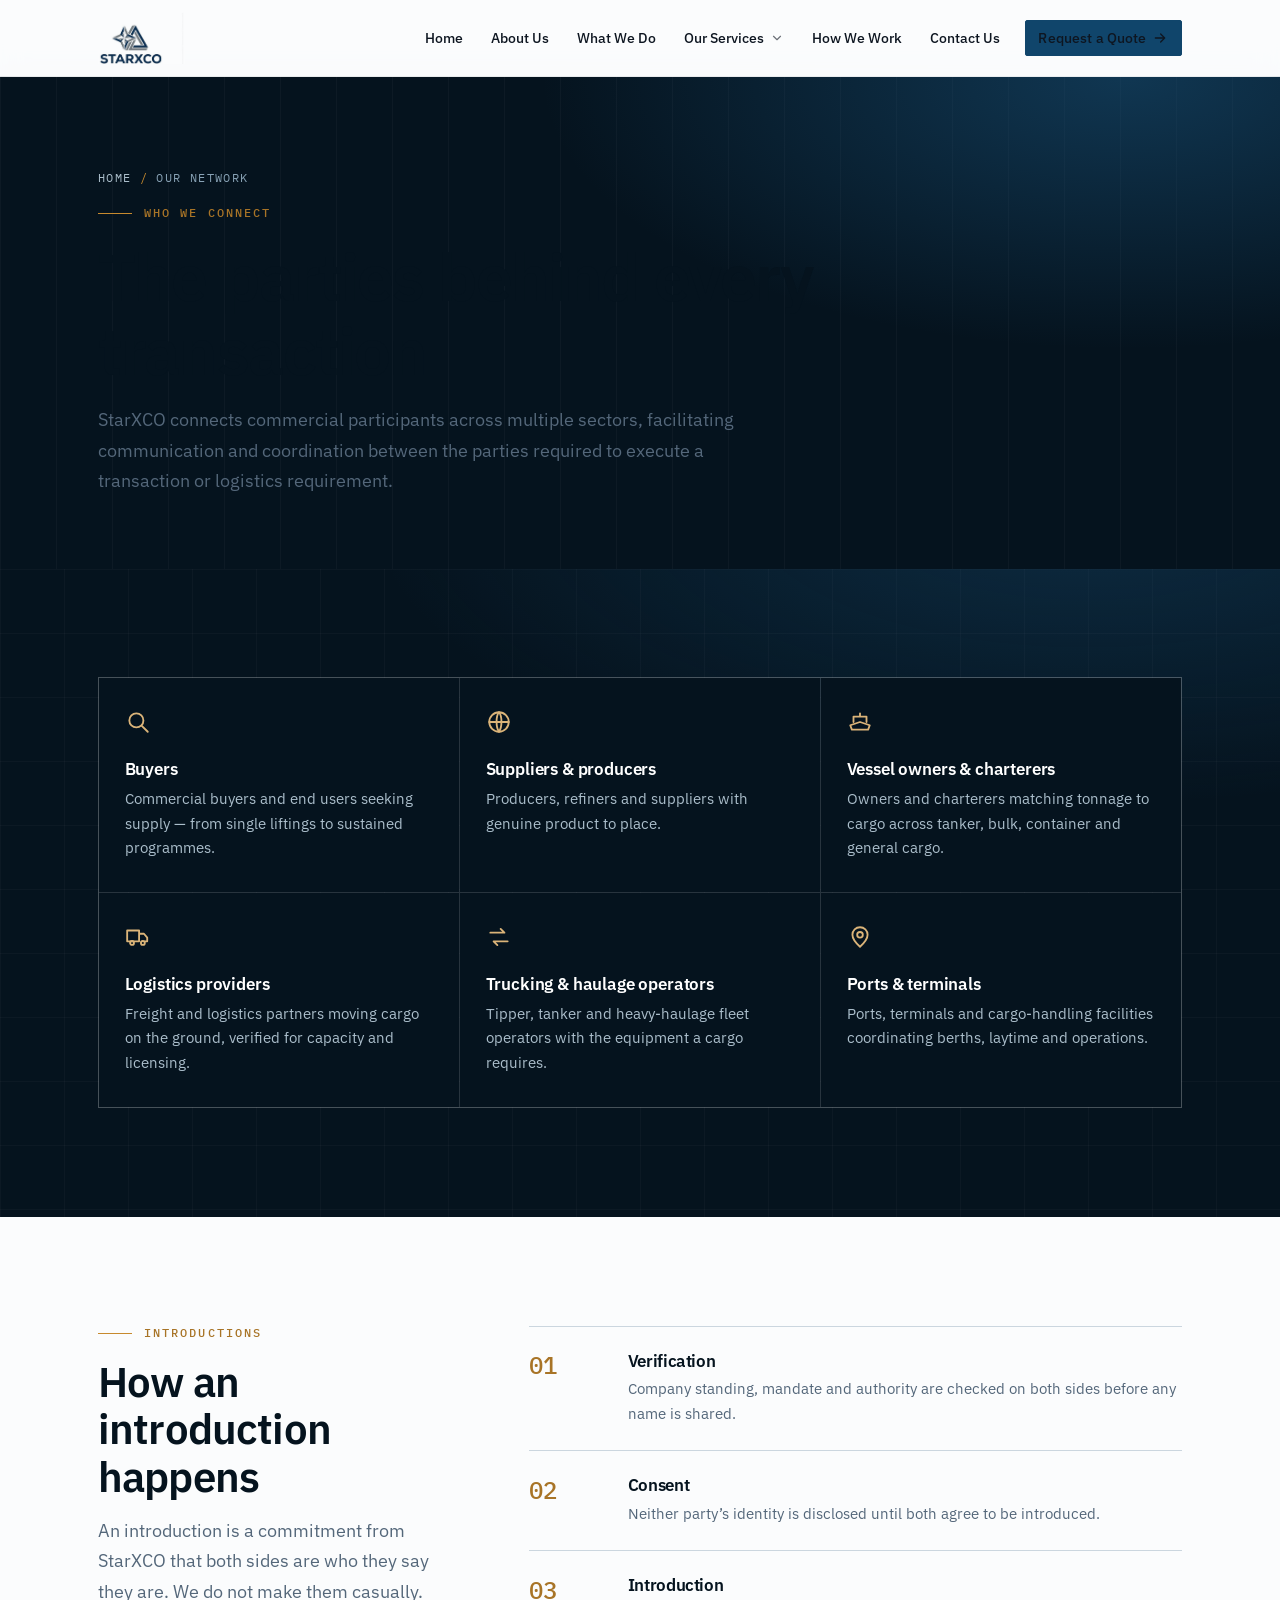
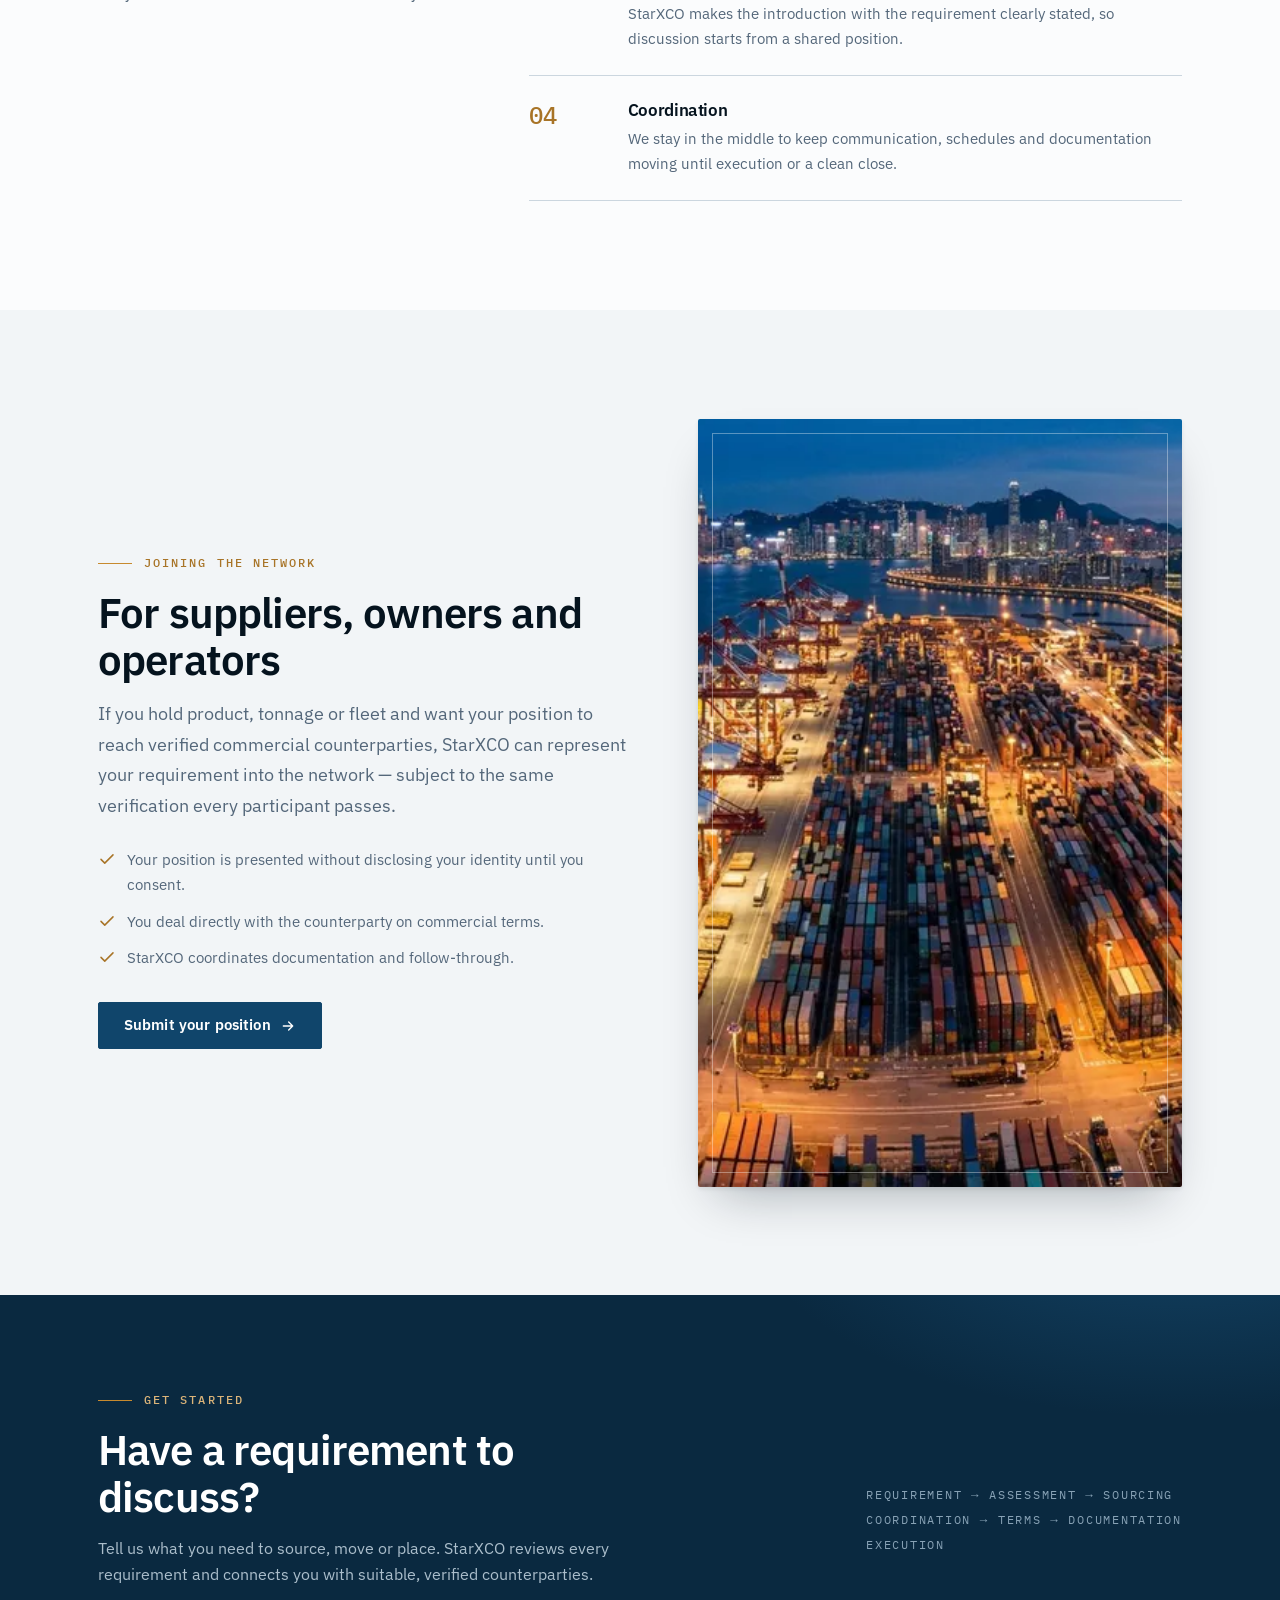
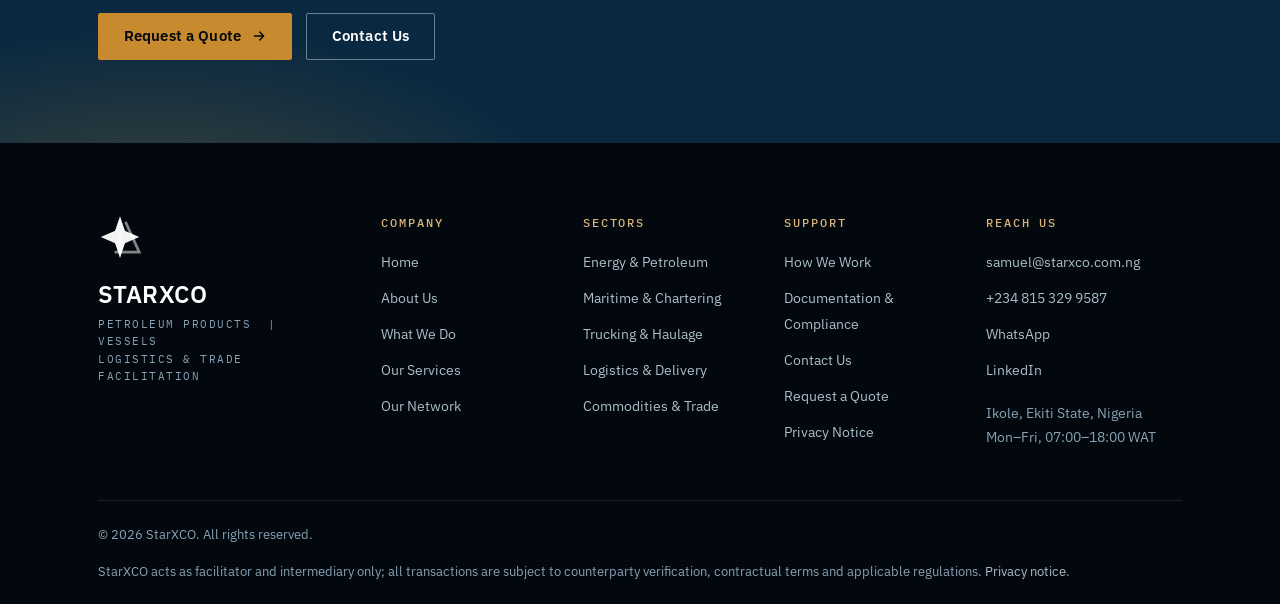
<file: network/index.html>
<!DOCTYPE html>
<html lang="en">
<head>
<meta charset="utf-8">
<meta name="viewport" content="width=device-width, initial-scale=1">
<title>Our Network | StarXCO Commercial Connections</title>
<meta name="description" content="StarXCO connects buyers and suppliers, producers, vessel owners and charterers, logistics and haulage providers, and ports and terminals.">
<link rel="canonical" href="https://starxco.com.ng/network/">
<meta property="og:type" content="website">
<meta property="og:site_name" content="StarXCO">
<meta property="og:title" content="Our Network | StarXCO Commercial Connections">
<meta property="og:description" content="StarXCO connects buyers and suppliers, producers, vessel owners and charterers, logistics and haulage providers, and ports and terminals.">
<meta property="og:url" content="https://starxco.com.ng/network/">
<meta property="og:image" content="https://starxco.com.ng/assets/img/trade.jpg">
<meta property="og:image:width" content="1408">
<meta property="og:image:height" content="768">
<meta property="og:image:alt" content="Our Network | StarXCO Commercial Connections">
<meta name="twitter:card" content="summary_large_image">
<meta name="twitter:title" content="Our Network | StarXCO Commercial Connections">
<meta name="twitter:description" content="StarXCO connects buyers and suppliers, producers, vessel owners and charterers, logistics and haulage providers, and ports and terminals.">
<meta name="twitter:image" content="https://starxco.com.ng/assets/img/trade.jpg">
<meta name="theme-color" content="#05131E">
<link rel="apple-touch-icon" href="/assets/apple-touch-icon.png">
<link rel="icon" href="/assets/favicon.ico" sizes="32x32">
<link rel="manifest" href="/assets/site.webmanifest">
<link rel="icon" type="image/svg+xml" href="/assets/favicon.svg?v=7ad61d5768">
<link rel="alternate icon" href="/assets/brand/icon512.png">
<link rel="preload" href="/assets/fonts/ibm-plex-sans-400-latin.woff2" as="font" type="font/woff2" crossorigin>
<link rel="preload" href="/assets/fonts/ibm-plex-mono-400-latin.woff2" as="font" type="font/woff2" crossorigin>
<link rel="stylesheet" href="/assets/css/styles.css?v=1f58869c89">
<script type="application/ld+json">
{"@context":"https://schema.org","@graph":[
 {"@type":"Organization","@id":"https://starxco.com.ng/#org","name":"StarXCO","slogan":"Petroleum Products | Vessels | Logistics & Trade Facilitation","description":"Commercial coordination and trade facilitation desk for petroleum products, vessels, logistics and related physical commodities.","foundingDate":"2021","email":"samuel@starxco.com.ng","telephone":"+2348153299587","url":"https://starxco.com.ng/","logo":"https://starxco.com.ng/assets/brand/icon512.png","address":{"@type":"PostalAddress","addressLocality":"Ikole","addressRegion":"Ekiti State","addressCountry":"NG"},"areaServed":["Nigeria","West Africa"],"sameAs":["https://www.linkedin.com/in/sammyakins"],"contactPoint":{"@type":"ContactPoint","contactType":"sales","email":"samuel@starxco.com.ng","telephone":"+2348153299587","availableLanguage":"en"}},
 {"@type":"WebSite","@id":"https://starxco.com.ng/#site","url":"https://starxco.com.ng/","name":"StarXCO","publisher":{"@id":"https://starxco.com.ng/#org"}}
]}
</script>
<script>window.STARXCO_CONFIG={email:"samuel@starxco.com.ng",formEmail:"samuel@starxco.com.ng",domain:"starxco.com.ng",whatsapp:"2348153299587"};</script>
</head>
<body data-page="network">
<a class="skip" href="#main">Skip to content</a>

<!-- icon sprite -->
<svg xmlns="http://www.w3.org/2000/svg" style="display:none" aria-hidden="true">
  <symbol id="i-arrow" viewBox="0 0 24 24" fill="none" stroke="currentColor" stroke-width="2" stroke-linecap="round" stroke-linejoin="round"><path d="M5 12h14M13 6l6 6-6 6"/></symbol>
  <symbol id="i-arrow-ur" viewBox="0 0 24 24" fill="none" stroke="currentColor" stroke-width="2" stroke-linecap="round" stroke-linejoin="round"><path d="M7 17L17 7M9 7h8v8"/></symbol>
  <symbol id="i-chev" viewBox="0 0 24 24" fill="none" stroke="currentColor" stroke-width="2" stroke-linecap="round" stroke-linejoin="round"><path d="M6 9l6 6 6-6"/></symbol>
  <symbol id="i-menu" viewBox="0 0 24 24" fill="none" stroke="currentColor" stroke-width="2" stroke-linecap="round"><path d="M4 7h16M4 12h16M4 17h16"/></symbol>
  <symbol id="i-close" viewBox="0 0 24 24" fill="none" stroke="currentColor" stroke-width="2" stroke-linecap="round"><path d="M6 6l12 12M18 6L6 18"/></symbol>
  <symbol id="i-check" viewBox="0 0 24 24" fill="none" stroke="currentColor" stroke-width="2" stroke-linecap="round" stroke-linejoin="round"><path d="M4 12.5l5 5L20 6.5"/></symbol>
  <symbol id="i-link" viewBox="0 0 24 24" fill="none" stroke="currentColor" stroke-width="1.7" stroke-linecap="round" stroke-linejoin="round"><circle cx="6" cy="6" r="2.6"/><circle cx="18" cy="6" r="2.6"/><circle cx="12" cy="18" r="2.6"/><path d="M7.8 7.8l2.6 7M16.2 7.8l-2.6 7M8.6 6h6.8"/></symbol>
  <symbol id="i-search" viewBox="0 0 24 24" fill="none" stroke="currentColor" stroke-width="1.7" stroke-linecap="round"><circle cx="10.5" cy="10.5" r="6.5"/><path d="M15.5 15.5L21 21"/></symbol>
  <symbol id="i-swap" viewBox="0 0 24 24" fill="none" stroke="currentColor" stroke-width="1.7" stroke-linecap="round" stroke-linejoin="round"><path d="M4 8h13l-3.5-3.5M20 16H7l3.5 3.5"/></symbol>
  <symbol id="i-truck" viewBox="0 0 24 24" fill="none" stroke="currentColor" stroke-width="1.7" stroke-linecap="round" stroke-linejoin="round"><path d="M2 6h11v10H2zM13 9h4.5l3 3.5V16h-2"/><circle cx="6.5" cy="17.5" r="1.8"/><circle cx="16.5" cy="17.5" r="1.8"/></symbol>
  <symbol id="i-ship" viewBox="0 0 24 24" fill="none" stroke="currentColor" stroke-width="1.7" stroke-linecap="round" stroke-linejoin="round"><path d="M3 15l1.5 4h15L21 15l-9-3z"/><path d="M6 12V7h12v5M12 7V4"/></symbol>
  <symbol id="i-doc" viewBox="0 0 24 24" fill="none" stroke="currentColor" stroke-width="1.7" stroke-linecap="round" stroke-linejoin="round"><path d="M6 2h8l4 4v16H6z"/><path d="M14 2v4h4M9 12h6M9 16h6"/></symbol>
  <symbol id="i-shield" viewBox="0 0 24 24" fill="none" stroke="currentColor" stroke-width="1.7" stroke-linecap="round" stroke-linejoin="round"><path d="M12 3l8 3v6c0 5-3.5 8-8 9-4.5-1-8-4-8-9V6z"/><path d="M8.5 12l2.5 2.5 4.5-4.5"/></symbol>
  <symbol id="i-globe" viewBox="0 0 24 24" fill="none" stroke="currentColor" stroke-width="1.7" stroke-linecap="round"><circle cx="12" cy="12" r="9"/><path d="M3 12h18M12 3c3 3.5 3 14 0 18M12 3c-3 3.5-3 14 0 18"/></symbol>
  <symbol id="i-mail" viewBox="0 0 24 24" fill="none" stroke="currentColor" stroke-width="1.7" stroke-linecap="round" stroke-linejoin="round"><rect x="3" y="5" width="18" height="14" rx="1"/><path d="M3 7l9 6 9-6"/></symbol>
  <symbol id="i-phone" viewBox="0 0 24 24" fill="none" stroke="currentColor" stroke-width="1.7" stroke-linecap="round" stroke-linejoin="round"><path d="M5 3h4l2 5-2.5 1.5a12 12 0 006 6L16 13l5 2v4a2 2 0 01-2 2A16 16 0 013 5a2 2 0 012-2z"/></symbol>
  <symbol id="i-chat" viewBox="0 0 24 24" fill="none" stroke="currentColor" stroke-width="1.7" stroke-linecap="round" stroke-linejoin="round"><path d="M21 12a8 8 0 01-8 8H4l2-3a8 8 0 1115-5z"/></symbol>
  <symbol id="i-pin" viewBox="0 0 24 24" fill="none" stroke="currentColor" stroke-width="1.7" stroke-linecap="round" stroke-linejoin="round"><path d="M12 21s7-6.2 7-11a7 7 0 10-14 0c0 4.8 7 11 7 11z"/><circle cx="12" cy="10" r="2.6"/></symbol>
  <symbol id="i-info" viewBox="0 0 24 24" fill="none" stroke="currentColor" stroke-width="1.7" stroke-linecap="round"><circle cx="12" cy="12" r="9"/><path d="M12 11v5M12 7.5v.5"/></symbol>
  <symbol id="i-star" viewBox="0 0 64 64">
    <path fill="currentColor" d="M32 2l7 21 21 9-21 9-7 21-7-21-21-9 21-9z" opacity=".95"/>
    <path fill="currentColor" d="M32 2l7 21-7 9-7-9z" opacity=".55"/>
    <path fill="currentColor" d="M32 62l7-21-7-9-7 9z" opacity=".55"/>
    <path fill="none" stroke="currentColor" stroke-width="4" opacity=".5" d="M40 10l20 44H24"/>
  </symbol>
</svg>

<header class="site-header">
  <div class="container nav">
    <a class="brand" href="/" aria-label="StarXCO — home">
      <img src="/assets/brand/logo-trim.jpg" alt="StarXCO — Petroleum Products, Vessels, Logistics & Trade Facilitation" width="753" height="450">
    </a>
    <ul class="nav-links" id="nav">
      <li><a href="/">Home</a></li>
      <li><a href="/about/">About Us</a></li>
      <li><a href="/what-we-do/">What We Do</a></li>
      <li class="drop">
        <a href="/services/" aria-haspopup="true">Our Services <svg aria-hidden="true"><use href="#i-chev"/></svg></a>
        <ul class="drop-menu">
          <li><a href="/services/">Service catalogue <small>Everything StarXCO coordinates</small></a></li>
          <li><a href="/energy/">Energy &amp; Petroleum <small>AGO, EN590, Jet A-1, LPG, LNG, fuel oil</small></a></li>
          <li><a href="/maritime/">Maritime &amp; Chartering <small>Tankers, bulk, container, general cargo</small></a></li>
          <li><a href="/logistics/">Logistics &amp; Trucking <small>Haulage, routes, delivery coordination</small></a></li>
          <li><a href="/compliance/">Documentation &amp; Compliance <small>Verification and paperwork</small></a></li>
        </ul>
      </li>
      <li><a href="/how-we-work/">How We Work</a></li>
      <li><a href="/contact/">Contact Us</a></li>
      <li><a class="btn nav-cta" href="/quote/"><span>Request a Quote</span> <svg aria-hidden="true"><use href="#i-arrow"/></svg></a></li>
    </ul>
    <button class="nav-toggle" aria-expanded="false" aria-controls="nav" aria-label="Menu">
      <svg class="i-open" aria-hidden="true"><use href="#i-menu"/></svg>
      <svg class="i-close" style="display:none" aria-hidden="true"><use href="#i-close"/></svg>
    </button>
  </div>
</header>

<main id="main">
<section class="page-hero">
  <div class="container">
    <p class="crumbs"><a href="/">Home</a><span>/</span>Our Network</p>
    <p class="eyebrow">Who we connect</p>
    <h1>The parties behind every transaction</h1>
    <p class="lede">StarXCO connects commercial participants across multiple sectors, facilitating communication and coordination between the parties required to execute a transaction or logistics requirement.</p>
  </div>
</section>

<section class="section dark">
  <div class="container">
    <div class="tiles">
      <div class="tile reveal"><svg aria-hidden="true"><use href="#i-search"/></svg><h3>Buyers</h3><p>Commercial buyers and end users seeking supply &mdash; from single liftings to sustained programmes.</p></div>
      <div class="tile reveal"><svg aria-hidden="true"><use href="#i-globe"/></svg><h3>Suppliers &amp; producers</h3><p>Producers, refiners and suppliers with genuine product to place.</p></div>
      <div class="tile reveal"><svg aria-hidden="true"><use href="#i-ship"/></svg><h3>Vessel owners &amp; charterers</h3><p>Owners and charterers matching tonnage to cargo across tanker, bulk, container and general cargo.</p></div>
      <div class="tile reveal"><svg aria-hidden="true"><use href="#i-truck"/></svg><h3>Logistics providers</h3><p>Freight and logistics partners moving cargo on the ground, verified for capacity and licensing.</p></div>
      <div class="tile reveal"><svg aria-hidden="true"><use href="#i-swap"/></svg><h3>Trucking &amp; haulage operators</h3><p>Tipper, tanker and heavy-haulage fleet operators with the equipment a cargo requires.</p></div>
      <div class="tile reveal"><svg aria-hidden="true"><use href="#i-pin"/></svg><h3>Ports &amp; terminals</h3><p>Ports, terminals and cargo-handling facilities coordinating berths, laytime and operations.</p></div>
    </div>
  </div>
</section>

<section class="section">
  <div class="container steps">
    <div class="reveal">
      <p class="eyebrow">Introductions</p>
      <h2>How an introduction happens</h2>
      <p class="lede" style="margin-top:1rem">An introduction is a commitment from StarXCO that both sides are who they say they are. We do not make them casually.</p>
    </div>
    <ol class="steps-list">
      <li class="reveal"><span class="step-no">01</span><div><h4>Verification</h4><p>Company standing, mandate and authority are checked on both sides before any name is shared.</p></div></li>
      <li class="reveal"><span class="step-no">02</span><div><h4>Consent</h4><p>Neither party&rsquo;s identity is disclosed until both agree to be introduced.</p></div></li>
      <li class="reveal"><span class="step-no">03</span><div><h4>Introduction</h4><p>StarXCO makes the introduction with the requirement clearly stated, so discussion starts from a shared position.</p></div></li>
      <li class="reveal"><span class="step-no">04</span><div><h4>Coordination</h4><p>We stay in the middle to keep communication, schedules and documentation moving until execution or a clean close.</p></div></li>
    </ol>
  </div>
</section>

<section class="section alt">
  <div class="container duo">
    <div class="reveal">
      <p class="eyebrow">Joining the network</p>
      <h2>For suppliers, owners and operators</h2>
      <p class="lede" style="margin-top:1rem">If you hold product, tonnage or fleet and want your position to reach verified commercial counterparties, StarXCO can represent your requirement into the network &mdash; subject to the same verification every participant passes.</p>
      <ul class="checklist">
        <li><svg aria-hidden="true"><use href="#i-check"/></svg> Your position is presented without disclosing your identity until you consent.</li>
        <li><svg aria-hidden="true"><use href="#i-check"/></svg> You deal directly with the counterparty on commercial terms.</li>
        <li><svg aria-hidden="true"><use href="#i-check"/></svg> StarXCO coordinates documentation and follow-through.</li>
      </ul>
      <div class="btn-row"><a class="btn" href="/quote/">Submit your position <svg aria-hidden="true"><use href="#i-arrow"/></svg></a></div>
    </div>
    <div class="duo-media reveal"><picture><source type="image/webp" srcset="/assets/img/trade-480.webp 480w, /assets/img/trade-960.webp 960w, /assets/img/trade.webp 1408w" sizes="(max-width:900px) 92vw, 46vw"><img loading="lazy" src="/assets/img/trade.jpg" srcset="/assets/img/trade-480.jpg 480w, /assets/img/trade-960.jpg 960w, /assets/img/trade.jpg 1408w" sizes="(max-width:900px) 92vw, 46vw" width="1408" height="768" alt="Container port at dusk" decoding="async"></picture><span class="frame"></span></div>
  </div>
</section>
</main>

<section class="cta-band">
  <div class="container">
    <div>
      <p class="eyebrow light">Get started</p>
      <h2>Have a requirement to discuss?</h2>
      <p>Tell us what you need to source, move or place. StarXCO reviews every requirement and connects you with suitable, verified counterparties.</p>
      <div class="btn-row">
        <a class="btn btn--gold" href="/quote/">Request a Quote <svg aria-hidden="true"><use href="#i-arrow"/></svg></a>
        <a class="btn btn--ghost" href="/contact/">Contact Us</a>
      </div>
    </div>
    <div class="mono" style="font-size:.78rem;letter-spacing:.14em;text-transform:uppercase;color:var(--steel-400);line-height:2">
      Requirement &rarr; Assessment &rarr; Sourcing<br>
      Coordination &rarr; Terms &rarr; Documentation<br>
      Execution
    </div>
  </div>
</section>

<footer class="site-footer">
  <div class="container">
    <div class="footer-top">
      <div class="footer-brand">
        <svg aria-hidden="true"><use href="#i-star"/></svg>
        <div class="word">STARXCO</div>
        <div class="tag">Petroleum Products &nbsp;|&nbsp; Vessels<br>Logistics &amp; Trade Facilitation</div>
      </div>
      <nav class="footer-col" aria-label="Company">
        <h4>Company</h4>
        <ul>
          <li><a href="/">Home</a></li>
          <li><a href="/about/">About Us</a></li>
          <li><a href="/what-we-do/">What We Do</a></li>
          <li><a href="/services/">Our Services</a></li>
          <li><a href="/network/">Our Network</a></li>
        </ul>
      </nav>
      <nav class="footer-col" aria-label="Sectors">
        <h4>Sectors</h4>
        <ul>
          <li><a href="/energy/">Energy &amp; Petroleum</a></li>
          <li><a href="/maritime/">Maritime &amp; Chartering</a></li>
          <li><a href="/logistics/">Trucking &amp; Haulage</a></li>
          <li><a href="/logistics/">Logistics &amp; Delivery</a></li>
          <li><a href="/what-we-do/">Commodities &amp; Trade</a></li>
        </ul>
      </nav>
      <nav class="footer-col" aria-label="Support">
        <h4>Support</h4>
        <ul>
          <li><a href="/how-we-work/">How We Work</a></li>
          <li><a href="/compliance/">Documentation &amp; Compliance</a></li>
          <li><a href="/contact/">Contact Us</a></li>
          <li><a href="/quote/">Request a Quote</a></li>
          <li><a href="/privacy/">Privacy Notice</a></li>
        </ul>
      </nav>
      <div class="footer-col">
        <h4>Reach us</h4>
        <ul>
          <li><a href="mailto:samuel@starxco.com.ng">samuel@starxco.com.ng</a></li>
          <li><a href="tel:+2348153299587">+234 815 329 9587</a></li>
          <li><a href="https://wa.me/2348153299587">WhatsApp</a></li>
          <li><a href="https://www.linkedin.com/in/sammyakins" rel="noopener">LinkedIn</a></li>
          <li class="plain" style="margin-top:.6rem;color:var(--steel-400)">Ikole, Ekiti State, Nigeria<br>Mon&ndash;Fri, 07:00&ndash;18:00 WAT</li>
        </ul>
      </div>
    </div>
    <div class="footer-bottom">
      <span>&copy; <span data-year>2026</span> StarXCO. All rights reserved.</span>
      <span>StarXCO acts as facilitator and intermediary only; all transactions are subject to counterparty verification, contractual terms and applicable regulations. <a href="/privacy/">Privacy notice</a>.</span>
    </div>
  </div>
</footer>

<script src="/assets/js/main.js?v=1dc8745560" defer></script>
</body>
</html>
</file>
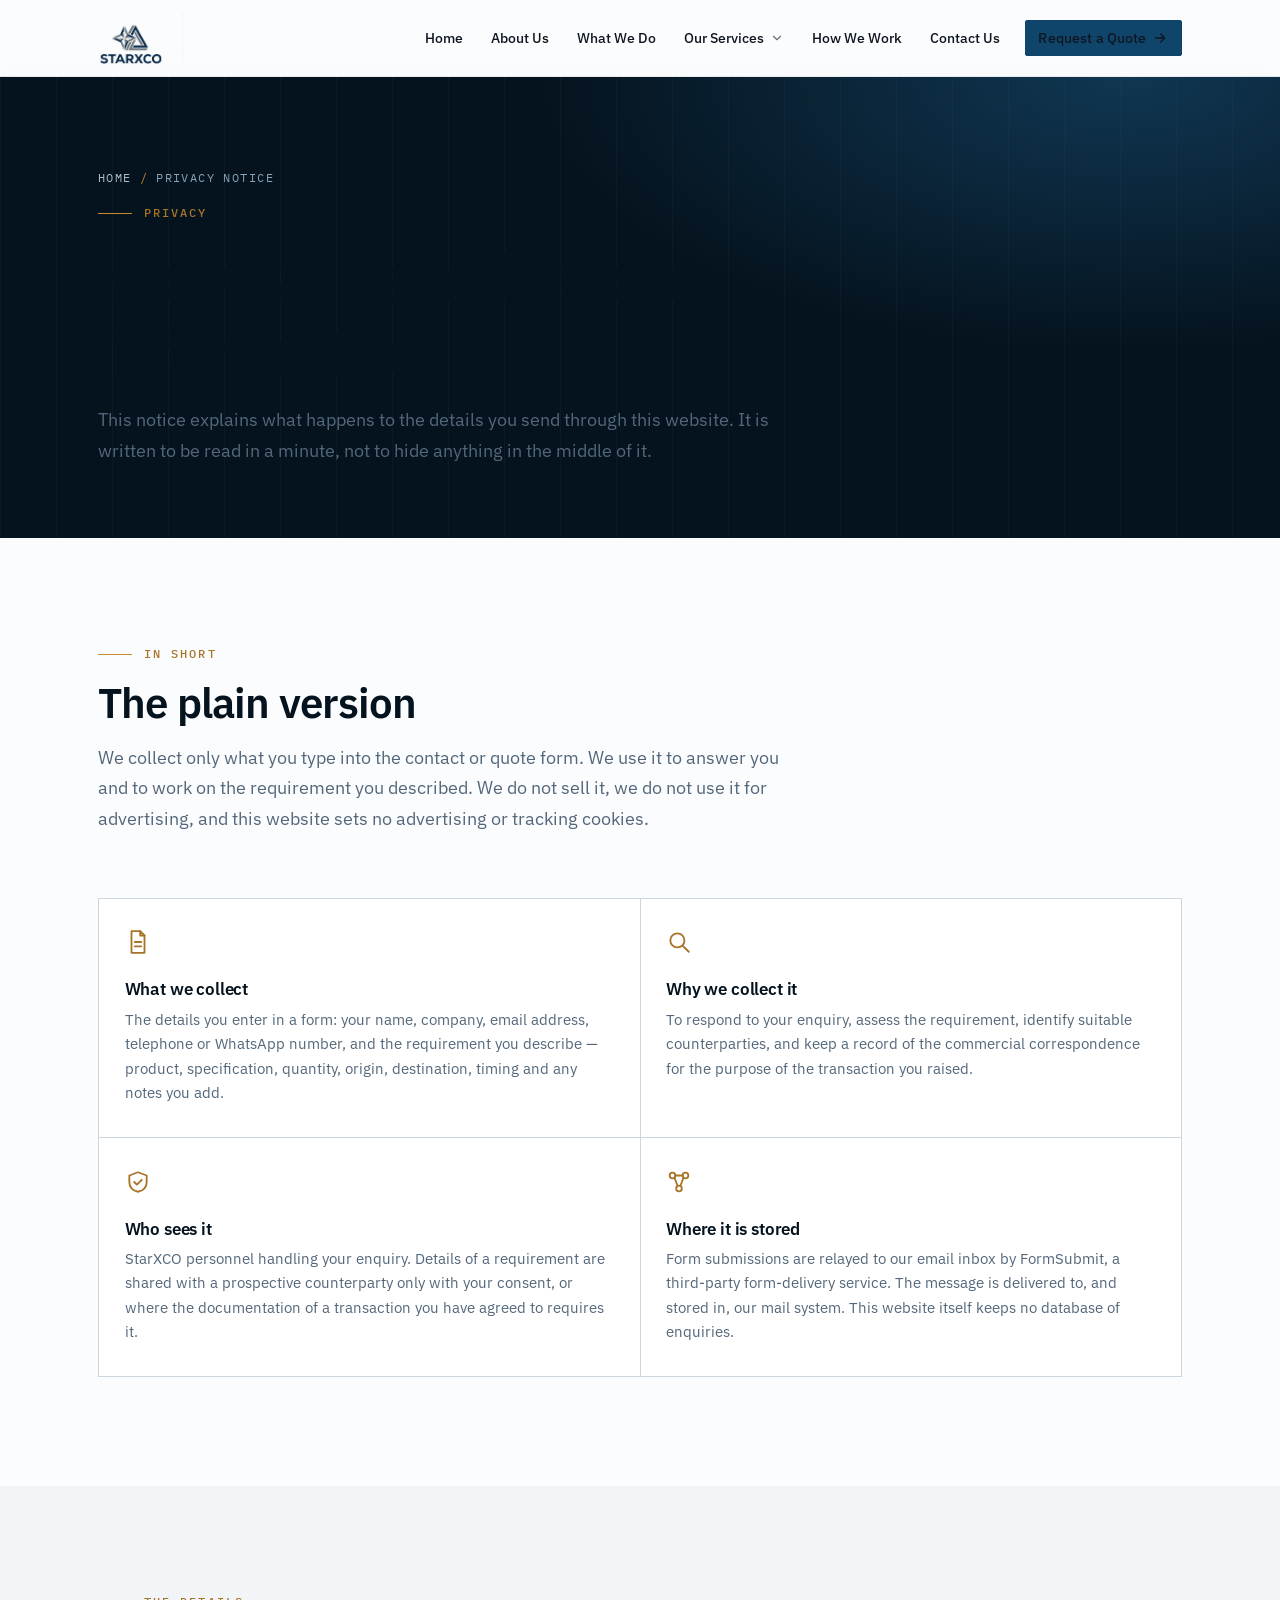
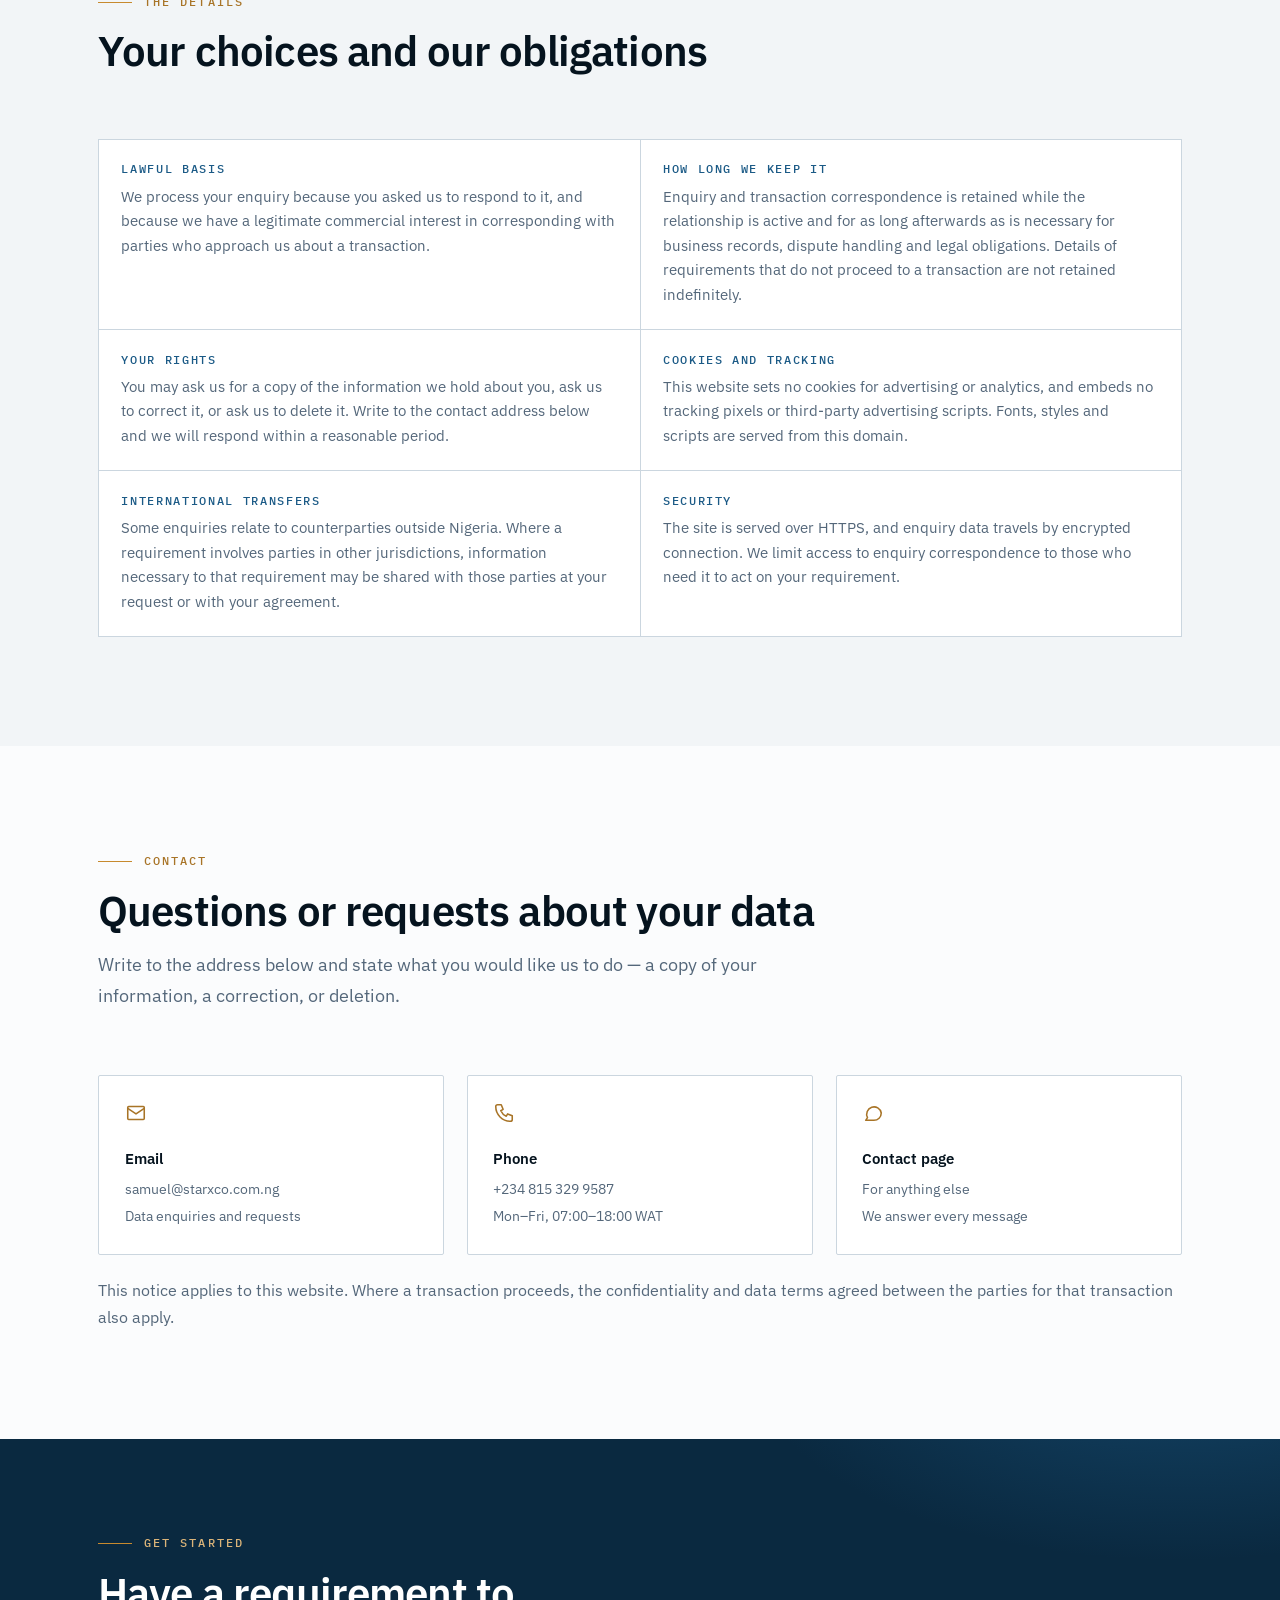
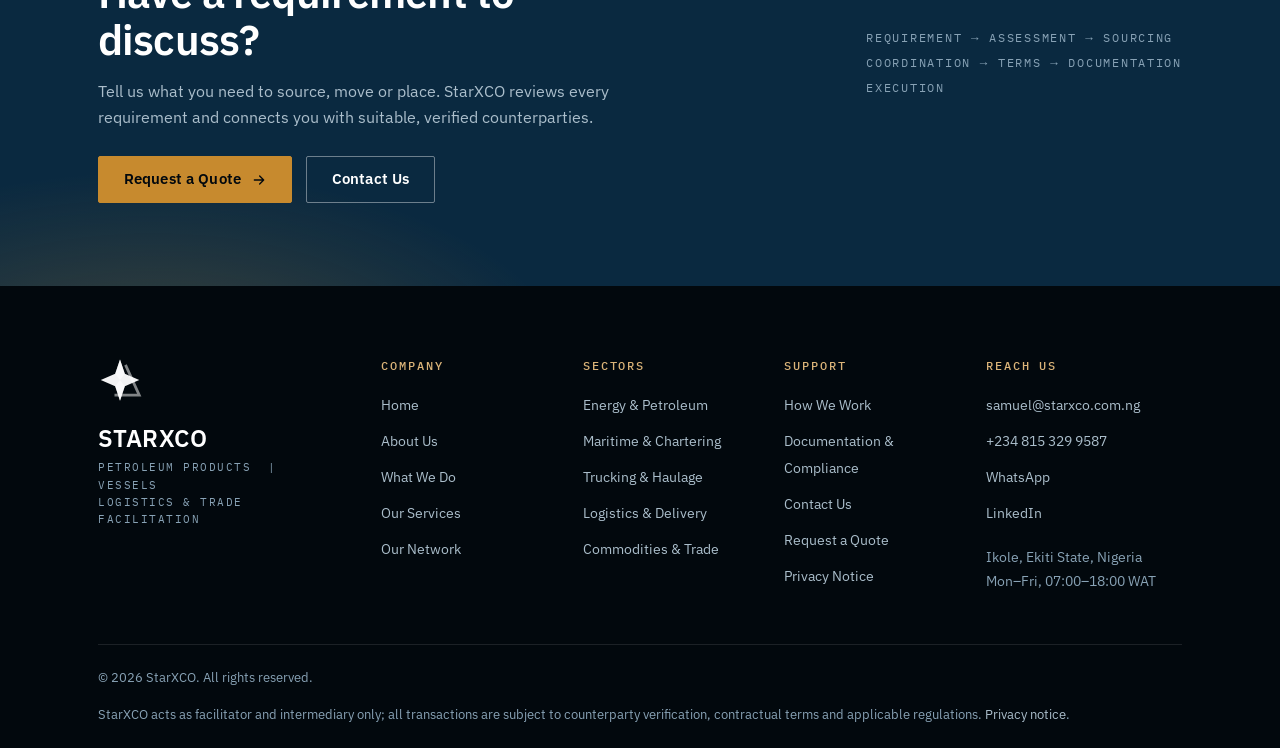
<file: privacy/index.html>
<!DOCTYPE html>
<html lang="en">
<head>
<meta charset="utf-8">
<meta name="viewport" content="width=device-width, initial-scale=1">
<title>Privacy Notice | StarXCO</title>
<meta name="description" content="How StarXCO handles the information you send through this website: what is collected, why, how it is stored, who it is shared with and how to request deletion.">
<link rel="canonical" href="https://starxco.com.ng/privacy/">
<meta property="og:type" content="website">
<meta property="og:site_name" content="StarXCO">
<meta property="og:title" content="Privacy Notice | StarXCO">
<meta property="og:description" content="How StarXCO handles the information you send through this website: what is collected, why, how it is stored, who it is shared with and how to request deletion.">
<meta property="og:url" content="https://starxco.com.ng/privacy/">
<meta property="og:image" content="https://starxco.com.ng/assets/img/hero.jpg">
<meta property="og:image:width" content="1376">
<meta property="og:image:height" content="768">
<meta property="og:image:alt" content="Privacy Notice | StarXCO">
<meta name="twitter:card" content="summary_large_image">
<meta name="twitter:title" content="Privacy Notice | StarXCO">
<meta name="twitter:description" content="How StarXCO handles the information you send through this website: what is collected, why, how it is stored, who it is shared with and how to request deletion.">
<meta name="twitter:image" content="https://starxco.com.ng/assets/img/hero.jpg">
<meta name="theme-color" content="#05131E">
<link rel="apple-touch-icon" href="/assets/apple-touch-icon.png">
<link rel="icon" href="/assets/favicon.ico" sizes="32x32">
<link rel="manifest" href="/assets/site.webmanifest">
<link rel="icon" type="image/svg+xml" href="/assets/favicon.svg?v=7ad61d5768">
<link rel="alternate icon" href="/assets/brand/icon512.png">
<link rel="preload" href="/assets/fonts/ibm-plex-sans-400-latin.woff2" as="font" type="font/woff2" crossorigin>
<link rel="preload" href="/assets/fonts/ibm-plex-mono-400-latin.woff2" as="font" type="font/woff2" crossorigin>
<link rel="stylesheet" href="/assets/css/styles.css?v=1f58869c89">
<script type="application/ld+json">
{"@context":"https://schema.org","@graph":[
 {"@type":"Organization","@id":"https://starxco.com.ng/#org","name":"StarXCO","slogan":"Petroleum Products | Vessels | Logistics & Trade Facilitation","description":"Commercial coordination and trade facilitation desk for petroleum products, vessels, logistics and related physical commodities.","foundingDate":"2021","email":"samuel@starxco.com.ng","telephone":"+2348153299587","url":"https://starxco.com.ng/","logo":"https://starxco.com.ng/assets/brand/icon512.png","address":{"@type":"PostalAddress","addressLocality":"Ikole","addressRegion":"Ekiti State","addressCountry":"NG"},"areaServed":["Nigeria","West Africa"],"sameAs":["https://www.linkedin.com/in/sammyakins"],"contactPoint":{"@type":"ContactPoint","contactType":"sales","email":"samuel@starxco.com.ng","telephone":"+2348153299587","availableLanguage":"en"}},
 {"@type":"WebSite","@id":"https://starxco.com.ng/#site","url":"https://starxco.com.ng/","name":"StarXCO","publisher":{"@id":"https://starxco.com.ng/#org"}}
]}
</script>
<script>window.STARXCO_CONFIG={email:"samuel@starxco.com.ng",formEmail:"samuel@starxco.com.ng",domain:"starxco.com.ng",whatsapp:"2348153299587"};</script>
</head>
<body data-page="privacy">
<a class="skip" href="#main">Skip to content</a>

<!-- icon sprite -->
<svg xmlns="http://www.w3.org/2000/svg" style="display:none" aria-hidden="true">
  <symbol id="i-arrow" viewBox="0 0 24 24" fill="none" stroke="currentColor" stroke-width="2" stroke-linecap="round" stroke-linejoin="round"><path d="M5 12h14M13 6l6 6-6 6"/></symbol>
  <symbol id="i-arrow-ur" viewBox="0 0 24 24" fill="none" stroke="currentColor" stroke-width="2" stroke-linecap="round" stroke-linejoin="round"><path d="M7 17L17 7M9 7h8v8"/></symbol>
  <symbol id="i-chev" viewBox="0 0 24 24" fill="none" stroke="currentColor" stroke-width="2" stroke-linecap="round" stroke-linejoin="round"><path d="M6 9l6 6 6-6"/></symbol>
  <symbol id="i-menu" viewBox="0 0 24 24" fill="none" stroke="currentColor" stroke-width="2" stroke-linecap="round"><path d="M4 7h16M4 12h16M4 17h16"/></symbol>
  <symbol id="i-close" viewBox="0 0 24 24" fill="none" stroke="currentColor" stroke-width="2" stroke-linecap="round"><path d="M6 6l12 12M18 6L6 18"/></symbol>
  <symbol id="i-check" viewBox="0 0 24 24" fill="none" stroke="currentColor" stroke-width="2" stroke-linecap="round" stroke-linejoin="round"><path d="M4 12.5l5 5L20 6.5"/></symbol>
  <symbol id="i-link" viewBox="0 0 24 24" fill="none" stroke="currentColor" stroke-width="1.7" stroke-linecap="round" stroke-linejoin="round"><circle cx="6" cy="6" r="2.6"/><circle cx="18" cy="6" r="2.6"/><circle cx="12" cy="18" r="2.6"/><path d="M7.8 7.8l2.6 7M16.2 7.8l-2.6 7M8.6 6h6.8"/></symbol>
  <symbol id="i-search" viewBox="0 0 24 24" fill="none" stroke="currentColor" stroke-width="1.7" stroke-linecap="round"><circle cx="10.5" cy="10.5" r="6.5"/><path d="M15.5 15.5L21 21"/></symbol>
  <symbol id="i-swap" viewBox="0 0 24 24" fill="none" stroke="currentColor" stroke-width="1.7" stroke-linecap="round" stroke-linejoin="round"><path d="M4 8h13l-3.5-3.5M20 16H7l3.5 3.5"/></symbol>
  <symbol id="i-truck" viewBox="0 0 24 24" fill="none" stroke="currentColor" stroke-width="1.7" stroke-linecap="round" stroke-linejoin="round"><path d="M2 6h11v10H2zM13 9h4.5l3 3.5V16h-2"/><circle cx="6.5" cy="17.5" r="1.8"/><circle cx="16.5" cy="17.5" r="1.8"/></symbol>
  <symbol id="i-ship" viewBox="0 0 24 24" fill="none" stroke="currentColor" stroke-width="1.7" stroke-linecap="round" stroke-linejoin="round"><path d="M3 15l1.5 4h15L21 15l-9-3z"/><path d="M6 12V7h12v5M12 7V4"/></symbol>
  <symbol id="i-doc" viewBox="0 0 24 24" fill="none" stroke="currentColor" stroke-width="1.7" stroke-linecap="round" stroke-linejoin="round"><path d="M6 2h8l4 4v16H6z"/><path d="M14 2v4h4M9 12h6M9 16h6"/></symbol>
  <symbol id="i-shield" viewBox="0 0 24 24" fill="none" stroke="currentColor" stroke-width="1.7" stroke-linecap="round" stroke-linejoin="round"><path d="M12 3l8 3v6c0 5-3.5 8-8 9-4.5-1-8-4-8-9V6z"/><path d="M8.5 12l2.5 2.5 4.5-4.5"/></symbol>
  <symbol id="i-globe" viewBox="0 0 24 24" fill="none" stroke="currentColor" stroke-width="1.7" stroke-linecap="round"><circle cx="12" cy="12" r="9"/><path d="M3 12h18M12 3c3 3.5 3 14 0 18M12 3c-3 3.5-3 14 0 18"/></symbol>
  <symbol id="i-mail" viewBox="0 0 24 24" fill="none" stroke="currentColor" stroke-width="1.7" stroke-linecap="round" stroke-linejoin="round"><rect x="3" y="5" width="18" height="14" rx="1"/><path d="M3 7l9 6 9-6"/></symbol>
  <symbol id="i-phone" viewBox="0 0 24 24" fill="none" stroke="currentColor" stroke-width="1.7" stroke-linecap="round" stroke-linejoin="round"><path d="M5 3h4l2 5-2.5 1.5a12 12 0 006 6L16 13l5 2v4a2 2 0 01-2 2A16 16 0 013 5a2 2 0 012-2z"/></symbol>
  <symbol id="i-chat" viewBox="0 0 24 24" fill="none" stroke="currentColor" stroke-width="1.7" stroke-linecap="round" stroke-linejoin="round"><path d="M21 12a8 8 0 01-8 8H4l2-3a8 8 0 1115-5z"/></symbol>
  <symbol id="i-pin" viewBox="0 0 24 24" fill="none" stroke="currentColor" stroke-width="1.7" stroke-linecap="round" stroke-linejoin="round"><path d="M12 21s7-6.2 7-11a7 7 0 10-14 0c0 4.8 7 11 7 11z"/><circle cx="12" cy="10" r="2.6"/></symbol>
  <symbol id="i-info" viewBox="0 0 24 24" fill="none" stroke="currentColor" stroke-width="1.7" stroke-linecap="round"><circle cx="12" cy="12" r="9"/><path d="M12 11v5M12 7.5v.5"/></symbol>
  <symbol id="i-star" viewBox="0 0 64 64">
    <path fill="currentColor" d="M32 2l7 21 21 9-21 9-7 21-7-21-21-9 21-9z" opacity=".95"/>
    <path fill="currentColor" d="M32 2l7 21-7 9-7-9z" opacity=".55"/>
    <path fill="currentColor" d="M32 62l7-21-7-9-7 9z" opacity=".55"/>
    <path fill="none" stroke="currentColor" stroke-width="4" opacity=".5" d="M40 10l20 44H24"/>
  </symbol>
</svg>

<header class="site-header">
  <div class="container nav">
    <a class="brand" href="/" aria-label="StarXCO — home">
      <img src="/assets/brand/logo-trim.jpg" alt="StarXCO — Petroleum Products, Vessels, Logistics & Trade Facilitation" width="753" height="450">
    </a>
    <ul class="nav-links" id="nav">
      <li><a href="/">Home</a></li>
      <li><a href="/about/">About Us</a></li>
      <li><a href="/what-we-do/">What We Do</a></li>
      <li class="drop">
        <a href="/services/" aria-haspopup="true">Our Services <svg aria-hidden="true"><use href="#i-chev"/></svg></a>
        <ul class="drop-menu">
          <li><a href="/services/">Service catalogue <small>Everything StarXCO coordinates</small></a></li>
          <li><a href="/energy/">Energy &amp; Petroleum <small>AGO, EN590, Jet A-1, LPG, LNG, fuel oil</small></a></li>
          <li><a href="/maritime/">Maritime &amp; Chartering <small>Tankers, bulk, container, general cargo</small></a></li>
          <li><a href="/logistics/">Logistics &amp; Trucking <small>Haulage, routes, delivery coordination</small></a></li>
          <li><a href="/compliance/">Documentation &amp; Compliance <small>Verification and paperwork</small></a></li>
        </ul>
      </li>
      <li><a href="/how-we-work/">How We Work</a></li>
      <li><a href="/contact/">Contact Us</a></li>
      <li><a class="btn nav-cta" href="/quote/"><span>Request a Quote</span> <svg aria-hidden="true"><use href="#i-arrow"/></svg></a></li>
    </ul>
    <button class="nav-toggle" aria-expanded="false" aria-controls="nav" aria-label="Menu">
      <svg class="i-open" aria-hidden="true"><use href="#i-menu"/></svg>
      <svg class="i-close" style="display:none" aria-hidden="true"><use href="#i-close"/></svg>
    </button>
  </div>
</header>

<main id="main">
<section class="page-hero">
  <div class="container">
    <p class="crumbs"><a href="/">Home</a><span>/</span>Privacy Notice</p>
    <p class="eyebrow">Privacy</p>
    <h1>How we handle your information</h1>
    <p class="lede">This notice explains what happens to the details you send through this website. It is written to be read in a minute, not to hide anything in the middle of it.</p>
  </div>
</section>

<section class="section">
  <div class="container">
    <div class="section-head reveal">
      <p class="eyebrow">In short</p>
      <h2>The plain version</h2>
      <p class="lede" style="margin-top:1rem">We collect only what you type into the contact or quote form. We use it to answer you and to work on the requirement you described. We do not sell it, we do not use it for advertising, and this website sets no advertising or tracking cookies.</p>
    </div>
    <div class="tiles tiles--2">
      <div class="tile reveal"><svg aria-hidden="true"><use href="#i-doc"/></svg><h3>What we collect</h3><p>The details you enter in a form: your name, company, email address, telephone or WhatsApp number, and the requirement you describe &mdash; product, specification, quantity, origin, destination, timing and any notes you add.</p></div>
      <div class="tile reveal"><svg aria-hidden="true"><use href="#i-search"/></svg><h3>Why we collect it</h3><p>To respond to your enquiry, assess the requirement, identify suitable counterparties, and keep a record of the commercial correspondence for the purpose of the transaction you raised.</p></div>
      <div class="tile reveal"><svg aria-hidden="true"><use href="#i-shield"/></svg><h3>Who sees it</h3><p>StarXCO personnel handling your enquiry. Details of a requirement are shared with a prospective counterparty only with your consent, or where the documentation of a transaction you have agreed to requires it.</p></div>
      <div class="tile reveal"><svg aria-hidden="true"><use href="#i-link"/></svg><h3>Where it is stored</h3><p>Form submissions are relayed to our email inbox by FormSubmit, a third-party form-delivery service. The message is delivered to, and stored in, our mail system. This website itself keeps no database of enquiries.</p></div>
    </div>
  </div>
</section>

<section class="section alt">
  <div class="container">
    <div class="section-head reveal">
      <p class="eyebrow">The details</p>
      <h2>Your choices and our obligations</h2>
    </div>
    <div class="spec-grid">
      <div class="spec reveal"><b>Lawful basis</b><p>We process your enquiry because you asked us to respond to it, and because we have a legitimate commercial interest in corresponding with parties who approach us about a transaction.</p></div>
      <div class="spec reveal"><b>How long we keep it</b><p>Enquiry and transaction correspondence is retained while the relationship is active and for as long afterwards as is necessary for business records, dispute handling and legal obligations. Details of requirements that do not proceed to a transaction are not retained indefinitely.</p></div>
      <div class="spec reveal"><b>Your rights</b><p>You may ask us for a copy of the information we hold about you, ask us to correct it, or ask us to delete it. Write to the contact address below and we will respond within a reasonable period.</p></div>
      <div class="spec reveal"><b>Cookies and tracking</b><p>This website sets no cookies for advertising or analytics, and embeds no tracking pixels or third-party advertising scripts. Fonts, styles and scripts are served from this domain.</p></div>
      <div class="spec reveal"><b>International transfers</b><p>Some enquiries relate to counterparties outside Nigeria. Where a requirement involves parties in other jurisdictions, information necessary to that requirement may be shared with those parties at your request or with your agreement.</p></div>
      <div class="spec reveal"><b>Security</b><p>The site is served over HTTPS, and enquiry data travels by encrypted connection. We limit access to enquiry correspondence to those who need it to act on your requirement.</p></div>
    </div>
  </div>
</section>

<section class="section">
  <div class="container">
    <div class="section-head reveal">
      <p class="eyebrow">Contact</p>
      <h2>Questions or requests about your data</h2>
      <p class="lede" style="margin-top:1rem">Write to the address below and state what you would like us to do &mdash; a copy of your information, a correction, or deletion.</p>
    </div>
    <div class="contact-cards reveal">
      <a class="contact-card" href="mailto:samuel@starxco.com.ng"><svg aria-hidden="true"><use href="#i-mail"/></svg><b>Email</b><span>samuel@starxco.com.ng<br>Data enquiries and requests</span></a>
      <a class="contact-card" href="tel:+2348153299587"><svg aria-hidden="true"><use href="#i-phone"/></svg><b>Phone</b><span>+234 815 329 9587<br>Mon&ndash;Fri, 07:00&ndash;18:00 WAT</span></a>
      <a class="contact-card" href="/contact/"><svg aria-hidden="true"><use href="#i-chat"/></svg><b>Contact page</b><span>For anything else<br>We answer every message</span></a>
    </div>
    <p class="muted" style="margin-top:1.4rem">This notice applies to this website. Where a transaction proceeds, the confidentiality and data terms agreed between the parties for that transaction also apply.</p>
  </div>
</section>
</main>

<section class="cta-band">
  <div class="container">
    <div>
      <p class="eyebrow light">Get started</p>
      <h2>Have a requirement to discuss?</h2>
      <p>Tell us what you need to source, move or place. StarXCO reviews every requirement and connects you with suitable, verified counterparties.</p>
      <div class="btn-row">
        <a class="btn btn--gold" href="/quote/">Request a Quote <svg aria-hidden="true"><use href="#i-arrow"/></svg></a>
        <a class="btn btn--ghost" href="/contact/">Contact Us</a>
      </div>
    </div>
    <div class="mono" style="font-size:.78rem;letter-spacing:.14em;text-transform:uppercase;color:var(--steel-400);line-height:2">
      Requirement &rarr; Assessment &rarr; Sourcing<br>
      Coordination &rarr; Terms &rarr; Documentation<br>
      Execution
    </div>
  </div>
</section>

<footer class="site-footer">
  <div class="container">
    <div class="footer-top">
      <div class="footer-brand">
        <svg aria-hidden="true"><use href="#i-star"/></svg>
        <div class="word">STARXCO</div>
        <div class="tag">Petroleum Products &nbsp;|&nbsp; Vessels<br>Logistics &amp; Trade Facilitation</div>
      </div>
      <nav class="footer-col" aria-label="Company">
        <h4>Company</h4>
        <ul>
          <li><a href="/">Home</a></li>
          <li><a href="/about/">About Us</a></li>
          <li><a href="/what-we-do/">What We Do</a></li>
          <li><a href="/services/">Our Services</a></li>
          <li><a href="/network/">Our Network</a></li>
        </ul>
      </nav>
      <nav class="footer-col" aria-label="Sectors">
        <h4>Sectors</h4>
        <ul>
          <li><a href="/energy/">Energy &amp; Petroleum</a></li>
          <li><a href="/maritime/">Maritime &amp; Chartering</a></li>
          <li><a href="/logistics/">Trucking &amp; Haulage</a></li>
          <li><a href="/logistics/">Logistics &amp; Delivery</a></li>
          <li><a href="/what-we-do/">Commodities &amp; Trade</a></li>
        </ul>
      </nav>
      <nav class="footer-col" aria-label="Support">
        <h4>Support</h4>
        <ul>
          <li><a href="/how-we-work/">How We Work</a></li>
          <li><a href="/compliance/">Documentation &amp; Compliance</a></li>
          <li><a href="/contact/">Contact Us</a></li>
          <li><a href="/quote/">Request a Quote</a></li>
          <li><a href="/privacy/">Privacy Notice</a></li>
        </ul>
      </nav>
      <div class="footer-col">
        <h4>Reach us</h4>
        <ul>
          <li><a href="mailto:samuel@starxco.com.ng">samuel@starxco.com.ng</a></li>
          <li><a href="tel:+2348153299587">+234 815 329 9587</a></li>
          <li><a href="https://wa.me/2348153299587">WhatsApp</a></li>
          <li><a href="https://www.linkedin.com/in/sammyakins" rel="noopener">LinkedIn</a></li>
          <li class="plain" style="margin-top:.6rem;color:var(--steel-400)">Ikole, Ekiti State, Nigeria<br>Mon&ndash;Fri, 07:00&ndash;18:00 WAT</li>
        </ul>
      </div>
    </div>
    <div class="footer-bottom">
      <span>&copy; <span data-year>2026</span> StarXCO. All rights reserved.</span>
      <span>StarXCO acts as facilitator and intermediary only; all transactions are subject to counterparty verification, contractual terms and applicable regulations. <a href="/privacy/">Privacy notice</a>.</span>
    </div>
  </div>
</footer>

<script src="/assets/js/main.js?v=1dc8745560" defer></script>
</body>
</html>
</file>
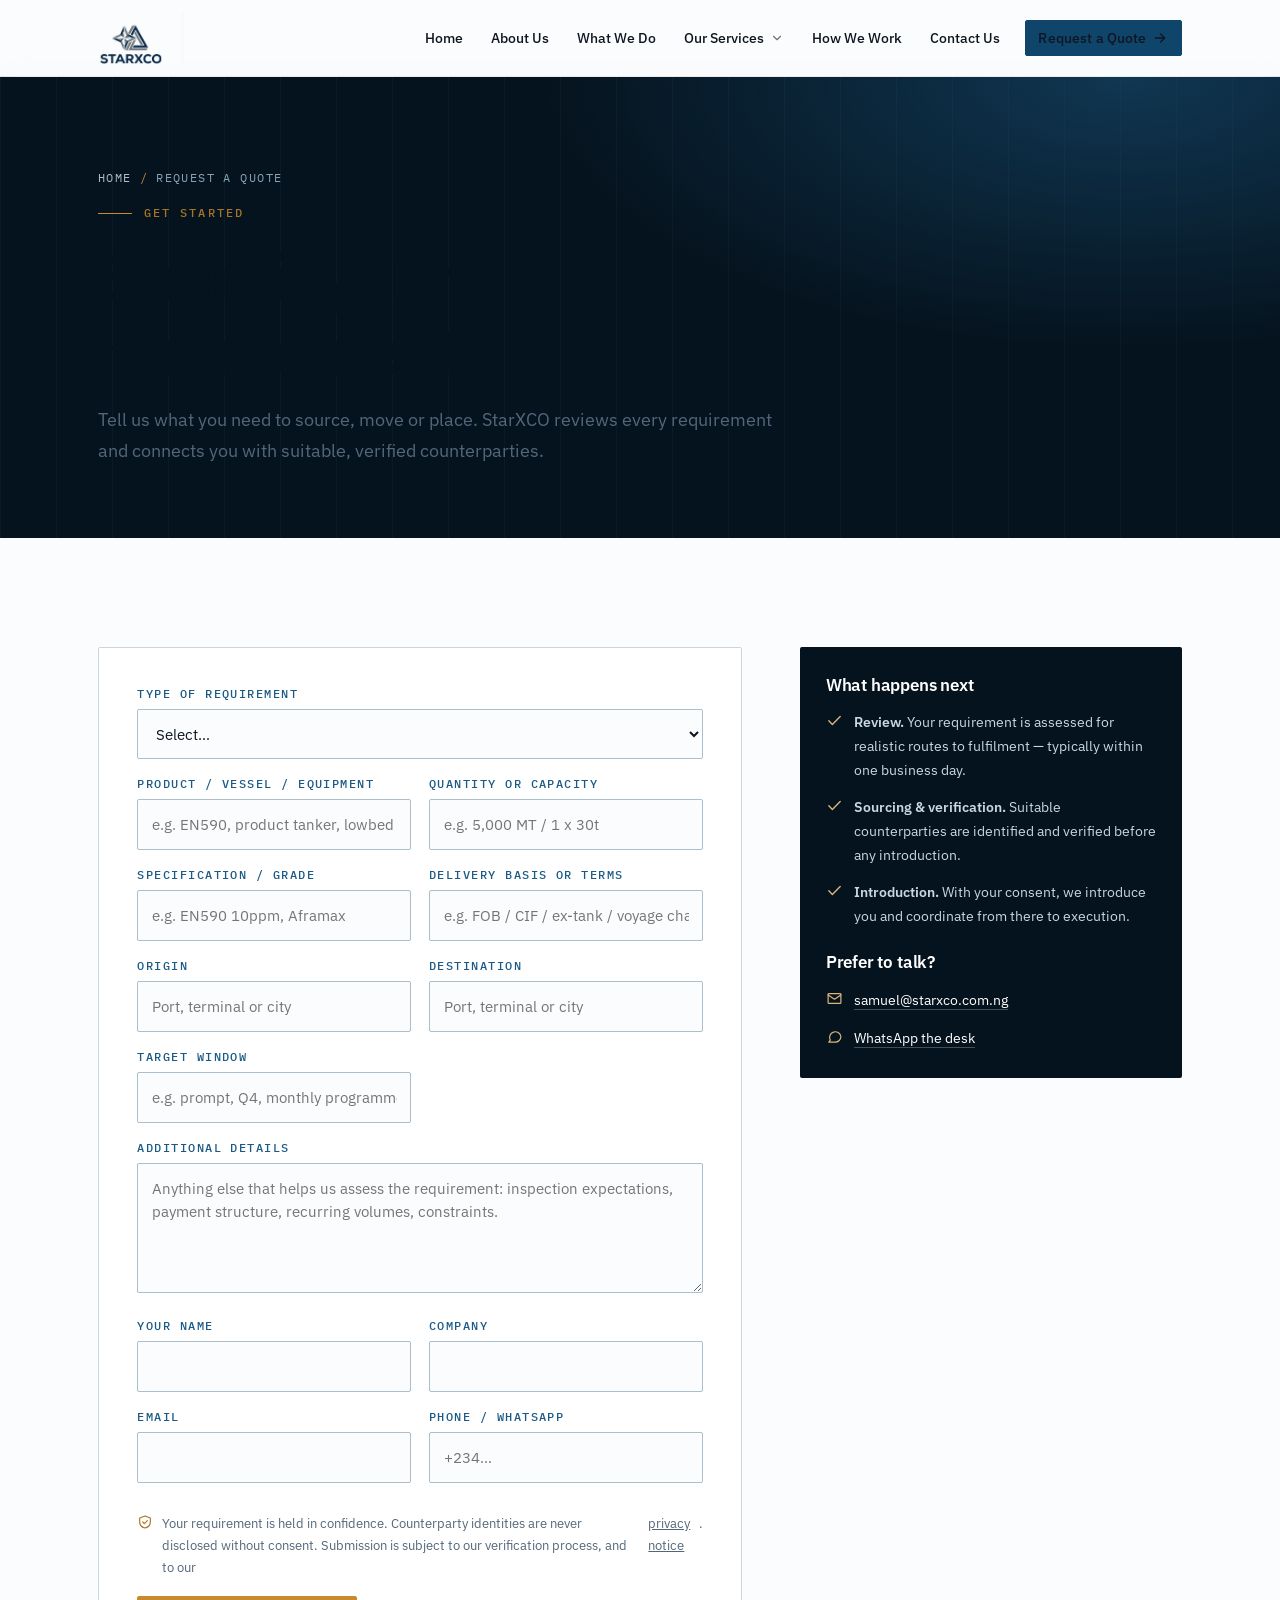
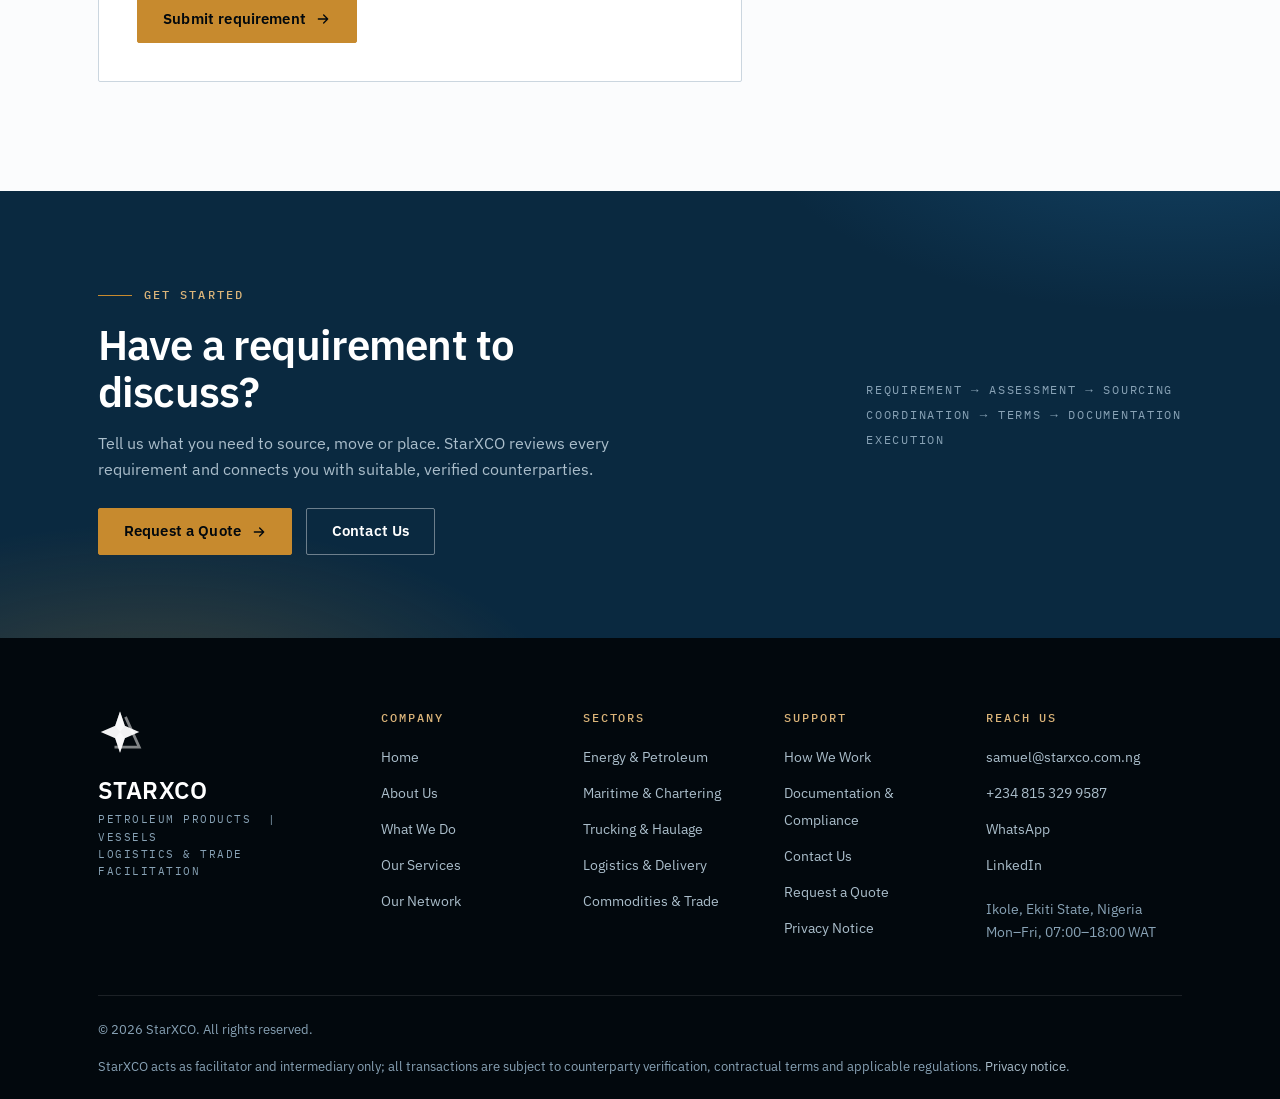
<file: quote/index.html>
<!DOCTYPE html>
<html lang="en">
<head>
<meta charset="utf-8">
<meta name="viewport" content="width=device-width, initial-scale=1">
<title>Request a Quote | Submit Your Requirement to StarXCO</title>
<meta name="description" content="Submit your product, vessel, transport or logistics requirement to StarXCO and we'll review it and connect you with suitable counterparties.">
<link rel="canonical" href="https://starxco.com.ng/quote/">
<meta property="og:type" content="website">
<meta property="og:site_name" content="StarXCO">
<meta property="og:title" content="Request a Quote | Submit Your Requirement to StarXCO">
<meta property="og:description" content="Submit your product, vessel, transport or logistics requirement to StarXCO and we'll review it and connect you with suitable counterparties.">
<meta property="og:url" content="https://starxco.com.ng/quote/">
<meta property="og:image" content="https://starxco.com.ng/assets/img/hero.jpg">
<meta property="og:image:width" content="1376">
<meta property="og:image:height" content="768">
<meta property="og:image:alt" content="Request a Quote | Submit Your Requirement to StarXCO">
<meta name="twitter:card" content="summary_large_image">
<meta name="twitter:title" content="Request a Quote | Submit Your Requirement to StarXCO">
<meta name="twitter:description" content="Submit your product, vessel, transport or logistics requirement to StarXCO and we'll review it and connect you with suitable counterparties.">
<meta name="twitter:image" content="https://starxco.com.ng/assets/img/hero.jpg">
<meta name="theme-color" content="#05131E">
<link rel="apple-touch-icon" href="/assets/apple-touch-icon.png">
<link rel="icon" href="/assets/favicon.ico" sizes="32x32">
<link rel="manifest" href="/assets/site.webmanifest">
<link rel="icon" type="image/svg+xml" href="/assets/favicon.svg?v=7ad61d5768">
<link rel="alternate icon" href="/assets/brand/icon512.png">
<link rel="preload" href="/assets/fonts/ibm-plex-sans-400-latin.woff2" as="font" type="font/woff2" crossorigin>
<link rel="preload" href="/assets/fonts/ibm-plex-mono-400-latin.woff2" as="font" type="font/woff2" crossorigin>
<link rel="stylesheet" href="/assets/css/styles.css?v=1f58869c89">
<script type="application/ld+json">
{"@context":"https://schema.org","@graph":[
 {"@type":"Organization","@id":"https://starxco.com.ng/#org","name":"StarXCO","slogan":"Petroleum Products | Vessels | Logistics & Trade Facilitation","description":"Commercial coordination and trade facilitation desk for petroleum products, vessels, logistics and related physical commodities.","foundingDate":"2021","email":"samuel@starxco.com.ng","telephone":"+2348153299587","url":"https://starxco.com.ng/","logo":"https://starxco.com.ng/assets/brand/icon512.png","address":{"@type":"PostalAddress","addressLocality":"Ikole","addressRegion":"Ekiti State","addressCountry":"NG"},"areaServed":["Nigeria","West Africa"],"sameAs":["https://www.linkedin.com/in/sammyakins"],"contactPoint":{"@type":"ContactPoint","contactType":"sales","email":"samuel@starxco.com.ng","telephone":"+2348153299587","availableLanguage":"en"}},
 {"@type":"WebSite","@id":"https://starxco.com.ng/#site","url":"https://starxco.com.ng/","name":"StarXCO","publisher":{"@id":"https://starxco.com.ng/#org"}}
]}
</script>
<script>window.STARXCO_CONFIG={email:"samuel@starxco.com.ng",formEmail:"samuel@starxco.com.ng",domain:"starxco.com.ng",whatsapp:"2348153299587"};</script>
</head>
<body data-page="quote">
<a class="skip" href="#main">Skip to content</a>

<!-- icon sprite -->
<svg xmlns="http://www.w3.org/2000/svg" style="display:none" aria-hidden="true">
  <symbol id="i-arrow" viewBox="0 0 24 24" fill="none" stroke="currentColor" stroke-width="2" stroke-linecap="round" stroke-linejoin="round"><path d="M5 12h14M13 6l6 6-6 6"/></symbol>
  <symbol id="i-arrow-ur" viewBox="0 0 24 24" fill="none" stroke="currentColor" stroke-width="2" stroke-linecap="round" stroke-linejoin="round"><path d="M7 17L17 7M9 7h8v8"/></symbol>
  <symbol id="i-chev" viewBox="0 0 24 24" fill="none" stroke="currentColor" stroke-width="2" stroke-linecap="round" stroke-linejoin="round"><path d="M6 9l6 6 6-6"/></symbol>
  <symbol id="i-menu" viewBox="0 0 24 24" fill="none" stroke="currentColor" stroke-width="2" stroke-linecap="round"><path d="M4 7h16M4 12h16M4 17h16"/></symbol>
  <symbol id="i-close" viewBox="0 0 24 24" fill="none" stroke="currentColor" stroke-width="2" stroke-linecap="round"><path d="M6 6l12 12M18 6L6 18"/></symbol>
  <symbol id="i-check" viewBox="0 0 24 24" fill="none" stroke="currentColor" stroke-width="2" stroke-linecap="round" stroke-linejoin="round"><path d="M4 12.5l5 5L20 6.5"/></symbol>
  <symbol id="i-link" viewBox="0 0 24 24" fill="none" stroke="currentColor" stroke-width="1.7" stroke-linecap="round" stroke-linejoin="round"><circle cx="6" cy="6" r="2.6"/><circle cx="18" cy="6" r="2.6"/><circle cx="12" cy="18" r="2.6"/><path d="M7.8 7.8l2.6 7M16.2 7.8l-2.6 7M8.6 6h6.8"/></symbol>
  <symbol id="i-search" viewBox="0 0 24 24" fill="none" stroke="currentColor" stroke-width="1.7" stroke-linecap="round"><circle cx="10.5" cy="10.5" r="6.5"/><path d="M15.5 15.5L21 21"/></symbol>
  <symbol id="i-swap" viewBox="0 0 24 24" fill="none" stroke="currentColor" stroke-width="1.7" stroke-linecap="round" stroke-linejoin="round"><path d="M4 8h13l-3.5-3.5M20 16H7l3.5 3.5"/></symbol>
  <symbol id="i-truck" viewBox="0 0 24 24" fill="none" stroke="currentColor" stroke-width="1.7" stroke-linecap="round" stroke-linejoin="round"><path d="M2 6h11v10H2zM13 9h4.5l3 3.5V16h-2"/><circle cx="6.5" cy="17.5" r="1.8"/><circle cx="16.5" cy="17.5" r="1.8"/></symbol>
  <symbol id="i-ship" viewBox="0 0 24 24" fill="none" stroke="currentColor" stroke-width="1.7" stroke-linecap="round" stroke-linejoin="round"><path d="M3 15l1.5 4h15L21 15l-9-3z"/><path d="M6 12V7h12v5M12 7V4"/></symbol>
  <symbol id="i-doc" viewBox="0 0 24 24" fill="none" stroke="currentColor" stroke-width="1.7" stroke-linecap="round" stroke-linejoin="round"><path d="M6 2h8l4 4v16H6z"/><path d="M14 2v4h4M9 12h6M9 16h6"/></symbol>
  <symbol id="i-shield" viewBox="0 0 24 24" fill="none" stroke="currentColor" stroke-width="1.7" stroke-linecap="round" stroke-linejoin="round"><path d="M12 3l8 3v6c0 5-3.5 8-8 9-4.5-1-8-4-8-9V6z"/><path d="M8.5 12l2.5 2.5 4.5-4.5"/></symbol>
  <symbol id="i-globe" viewBox="0 0 24 24" fill="none" stroke="currentColor" stroke-width="1.7" stroke-linecap="round"><circle cx="12" cy="12" r="9"/><path d="M3 12h18M12 3c3 3.5 3 14 0 18M12 3c-3 3.5-3 14 0 18"/></symbol>
  <symbol id="i-mail" viewBox="0 0 24 24" fill="none" stroke="currentColor" stroke-width="1.7" stroke-linecap="round" stroke-linejoin="round"><rect x="3" y="5" width="18" height="14" rx="1"/><path d="M3 7l9 6 9-6"/></symbol>
  <symbol id="i-phone" viewBox="0 0 24 24" fill="none" stroke="currentColor" stroke-width="1.7" stroke-linecap="round" stroke-linejoin="round"><path d="M5 3h4l2 5-2.5 1.5a12 12 0 006 6L16 13l5 2v4a2 2 0 01-2 2A16 16 0 013 5a2 2 0 012-2z"/></symbol>
  <symbol id="i-chat" viewBox="0 0 24 24" fill="none" stroke="currentColor" stroke-width="1.7" stroke-linecap="round" stroke-linejoin="round"><path d="M21 12a8 8 0 01-8 8H4l2-3a8 8 0 1115-5z"/></symbol>
  <symbol id="i-pin" viewBox="0 0 24 24" fill="none" stroke="currentColor" stroke-width="1.7" stroke-linecap="round" stroke-linejoin="round"><path d="M12 21s7-6.2 7-11a7 7 0 10-14 0c0 4.8 7 11 7 11z"/><circle cx="12" cy="10" r="2.6"/></symbol>
  <symbol id="i-info" viewBox="0 0 24 24" fill="none" stroke="currentColor" stroke-width="1.7" stroke-linecap="round"><circle cx="12" cy="12" r="9"/><path d="M12 11v5M12 7.5v.5"/></symbol>
  <symbol id="i-star" viewBox="0 0 64 64">
    <path fill="currentColor" d="M32 2l7 21 21 9-21 9-7 21-7-21-21-9 21-9z" opacity=".95"/>
    <path fill="currentColor" d="M32 2l7 21-7 9-7-9z" opacity=".55"/>
    <path fill="currentColor" d="M32 62l7-21-7-9-7 9z" opacity=".55"/>
    <path fill="none" stroke="currentColor" stroke-width="4" opacity=".5" d="M40 10l20 44H24"/>
  </symbol>
</svg>

<header class="site-header">
  <div class="container nav">
    <a class="brand" href="/" aria-label="StarXCO — home">
      <img src="/assets/brand/logo-trim.jpg" alt="StarXCO — Petroleum Products, Vessels, Logistics & Trade Facilitation" width="753" height="450">
    </a>
    <ul class="nav-links" id="nav">
      <li><a href="/">Home</a></li>
      <li><a href="/about/">About Us</a></li>
      <li><a href="/what-we-do/">What We Do</a></li>
      <li class="drop">
        <a href="/services/" aria-haspopup="true">Our Services <svg aria-hidden="true"><use href="#i-chev"/></svg></a>
        <ul class="drop-menu">
          <li><a href="/services/">Service catalogue <small>Everything StarXCO coordinates</small></a></li>
          <li><a href="/energy/">Energy &amp; Petroleum <small>AGO, EN590, Jet A-1, LPG, LNG, fuel oil</small></a></li>
          <li><a href="/maritime/">Maritime &amp; Chartering <small>Tankers, bulk, container, general cargo</small></a></li>
          <li><a href="/logistics/">Logistics &amp; Trucking <small>Haulage, routes, delivery coordination</small></a></li>
          <li><a href="/compliance/">Documentation &amp; Compliance <small>Verification and paperwork</small></a></li>
        </ul>
      </li>
      <li><a href="/how-we-work/">How We Work</a></li>
      <li><a href="/contact/">Contact Us</a></li>
      <li><a class="btn nav-cta" href="/quote/"><span>Request a Quote</span> <svg aria-hidden="true"><use href="#i-arrow"/></svg></a></li>
    </ul>
    <button class="nav-toggle" aria-expanded="false" aria-controls="nav" aria-label="Menu">
      <svg class="i-open" aria-hidden="true"><use href="#i-menu"/></svg>
      <svg class="i-close" style="display:none" aria-hidden="true"><use href="#i-close"/></svg>
    </button>
  </div>
</header>

<main id="main">
<section class="page-hero">
  <div class="container">
    <p class="crumbs"><a href="/">Home</a><span>/</span>Request a Quote</p>
    <p class="eyebrow">Get started</p>
    <h1>Submit your requirement</h1>
    <p class="lede">Tell us what you need to source, move or place. StarXCO reviews every requirement and connects you with suitable, verified counterparties.</p>
  </div>
</section>

<section class="section">
  <div class="container form-grid">
    <form class="rfq" data-form data-subject="Quote request" method="POST" action="https://formsubmit.co/samuel@starxco.com.ng">
      <input type="hidden" name="_subject" value="Quote request — StarXCO">
      <input type="hidden" name="_template" value="table">
      <input type="hidden" name="_captcha" value="false">
      <input type="hidden" name="_next" value="https://starxco.com.ng/quote/?sent=1">
      <input type="text" name="_honey" tabindex="-1" autocomplete="off" style="display:none" aria-hidden="true">
      <div class="field full">
        <label for="q-type">Type of requirement</label>
        <select id="q-type" name="requirement-type" required>
          <option value="">Select&hellip;</option>
          <option>Product purchase (buy)</option>
          <option>Product sale / placement (sell)</option>
          <option>Vessel chartering (charter in)</option>
          <option>Vessel offering (charter out)</option>
          <option>Trucking &amp; haulage</option>
          <option>Logistics &amp; delivery coordination</option>
          <option>Supplier sourcing / procurement</option>
          <option>Other commercial requirement</option>
        </select>
      </div>
      <div class="field"><label for="q-product">Product / vessel / equipment</label><input id="q-product" name="product-or-asset" type="text" required placeholder="e.g. EN590, product tanker, lowbed"></div>
      <div class="field"><label for="q-qty">Quantity or capacity</label><input id="q-qty" name="quantity" type="text" placeholder="e.g. 5,000 MT / 1 x 30t"></div>
      <div class="field"><label for="q-spec">Specification / grade</label><input id="q-spec" name="specification" type="text" placeholder="e.g. EN590 10ppm, Aframax"></div>
      <div class="field"><label for="q-terms">Delivery basis or terms</label><input id="q-terms" name="terms" type="text" placeholder="e.g. FOB / CIF / ex-tank / voyage charter"></div>
      <div class="field"><label for="q-origin">Origin</label><input id="q-origin" name="origin" type="text" placeholder="Port, terminal or city"></div>
      <div class="field"><label for="q-dest">Destination</label><input id="q-dest" name="destination" type="text" placeholder="Port, terminal or city"></div>
      <div class="field"><label for="q-window">Target window</label><input id="q-window" name="target-window" type="text" placeholder="e.g. prompt, Q4, monthly programme"></div>
      <div class="field full"><label for="q-notes">Additional details</label><textarea id="q-notes" name="details" placeholder="Anything else that helps us assess the requirement: inspection expectations, payment structure, recurring volumes, constraints."></textarea></div>
      <div class="field"><label for="q-name">Your name</label><input id="q-name" name="name" type="text" autocomplete="name" required></div>
      <div class="field"><label for="q-company">Company</label><input id="q-company" name="company" type="text" autocomplete="organization" required></div>
      <div class="field"><label for="q-email">Email</label><input id="q-email" name="email" type="email" autocomplete="email" required></div>
      <div class="field"><label for="q-phone">Phone / WhatsApp</label><input id="q-phone" name="phone" type="tel" autocomplete="tel" placeholder="+234&hellip;"></div>
      <p class="form-status" role="status" aria-live="polite"></p>
      <p class="form-note"><svg aria-hidden="true"><use href="#i-shield"/></svg> Your requirement is held in confidence. Counterparty identities are never disclosed without consent. Submission is subject to our verification process, and to our <a href="/privacy/">privacy notice</a>.</p>
      <div class="full"><button class="btn btn--gold" type="submit">Submit requirement <svg aria-hidden="true"><use href="#i-arrow"/></svg></button></div>
    </form>
    <aside class="form-aside reveal">
      <h3>What happens next</h3>
      <ul>
        <li><svg aria-hidden="true"><use href="#i-check"/></svg> <span><b>Review.</b> Your requirement is assessed for realistic routes to fulfilment &mdash; typically within one business day.</span></li>
        <li><svg aria-hidden="true"><use href="#i-check"/></svg> <span><b>Sourcing &amp; verification.</b> Suitable counterparties are identified and verified before any introduction.</span></li>
        <li><svg aria-hidden="true"><use href="#i-check"/></svg> <span><b>Introduction.</b> With your consent, we introduce you and coordinate from there to execution.</span></li>
      </ul>
      <h3 style="margin-top:1.6rem">Prefer to talk?</h3>
      <ul>
        <li><svg aria-hidden="true"><use href="#i-mail"/></svg> <span><a href="mailto:samuel@starxco.com.ng">samuel@starxco.com.ng</a></span></li>
        <li><svg aria-hidden="true"><use href="#i-chat"/></svg> <span><a href="https://wa.me/2348153299587">WhatsApp the desk</a></span></li>
      </ul>
    </aside>
  </div>
</section>
</main>

<section class="cta-band">
  <div class="container">
    <div>
      <p class="eyebrow light">Get started</p>
      <h2>Have a requirement to discuss?</h2>
      <p>Tell us what you need to source, move or place. StarXCO reviews every requirement and connects you with suitable, verified counterparties.</p>
      <div class="btn-row">
        <a class="btn btn--gold" href="/quote/">Request a Quote <svg aria-hidden="true"><use href="#i-arrow"/></svg></a>
        <a class="btn btn--ghost" href="/contact/">Contact Us</a>
      </div>
    </div>
    <div class="mono" style="font-size:.78rem;letter-spacing:.14em;text-transform:uppercase;color:var(--steel-400);line-height:2">
      Requirement &rarr; Assessment &rarr; Sourcing<br>
      Coordination &rarr; Terms &rarr; Documentation<br>
      Execution
    </div>
  </div>
</section>

<footer class="site-footer">
  <div class="container">
    <div class="footer-top">
      <div class="footer-brand">
        <svg aria-hidden="true"><use href="#i-star"/></svg>
        <div class="word">STARXCO</div>
        <div class="tag">Petroleum Products &nbsp;|&nbsp; Vessels<br>Logistics &amp; Trade Facilitation</div>
      </div>
      <nav class="footer-col" aria-label="Company">
        <h4>Company</h4>
        <ul>
          <li><a href="/">Home</a></li>
          <li><a href="/about/">About Us</a></li>
          <li><a href="/what-we-do/">What We Do</a></li>
          <li><a href="/services/">Our Services</a></li>
          <li><a href="/network/">Our Network</a></li>
        </ul>
      </nav>
      <nav class="footer-col" aria-label="Sectors">
        <h4>Sectors</h4>
        <ul>
          <li><a href="/energy/">Energy &amp; Petroleum</a></li>
          <li><a href="/maritime/">Maritime &amp; Chartering</a></li>
          <li><a href="/logistics/">Trucking &amp; Haulage</a></li>
          <li><a href="/logistics/">Logistics &amp; Delivery</a></li>
          <li><a href="/what-we-do/">Commodities &amp; Trade</a></li>
        </ul>
      </nav>
      <nav class="footer-col" aria-label="Support">
        <h4>Support</h4>
        <ul>
          <li><a href="/how-we-work/">How We Work</a></li>
          <li><a href="/compliance/">Documentation &amp; Compliance</a></li>
          <li><a href="/contact/">Contact Us</a></li>
          <li><a href="/quote/">Request a Quote</a></li>
          <li><a href="/privacy/">Privacy Notice</a></li>
        </ul>
      </nav>
      <div class="footer-col">
        <h4>Reach us</h4>
        <ul>
          <li><a href="mailto:samuel@starxco.com.ng">samuel@starxco.com.ng</a></li>
          <li><a href="tel:+2348153299587">+234 815 329 9587</a></li>
          <li><a href="https://wa.me/2348153299587">WhatsApp</a></li>
          <li><a href="https://www.linkedin.com/in/sammyakins" rel="noopener">LinkedIn</a></li>
          <li class="plain" style="margin-top:.6rem;color:var(--steel-400)">Ikole, Ekiti State, Nigeria<br>Mon&ndash;Fri, 07:00&ndash;18:00 WAT</li>
        </ul>
      </div>
    </div>
    <div class="footer-bottom">
      <span>&copy; <span data-year>2026</span> StarXCO. All rights reserved.</span>
      <span>StarXCO acts as facilitator and intermediary only; all transactions are subject to counterparty verification, contractual terms and applicable regulations. <a href="/privacy/">Privacy notice</a>.</span>
    </div>
  </div>
</footer>

<script src="/assets/js/main.js?v=1dc8745560" defer></script>
</body>
</html>
</file>
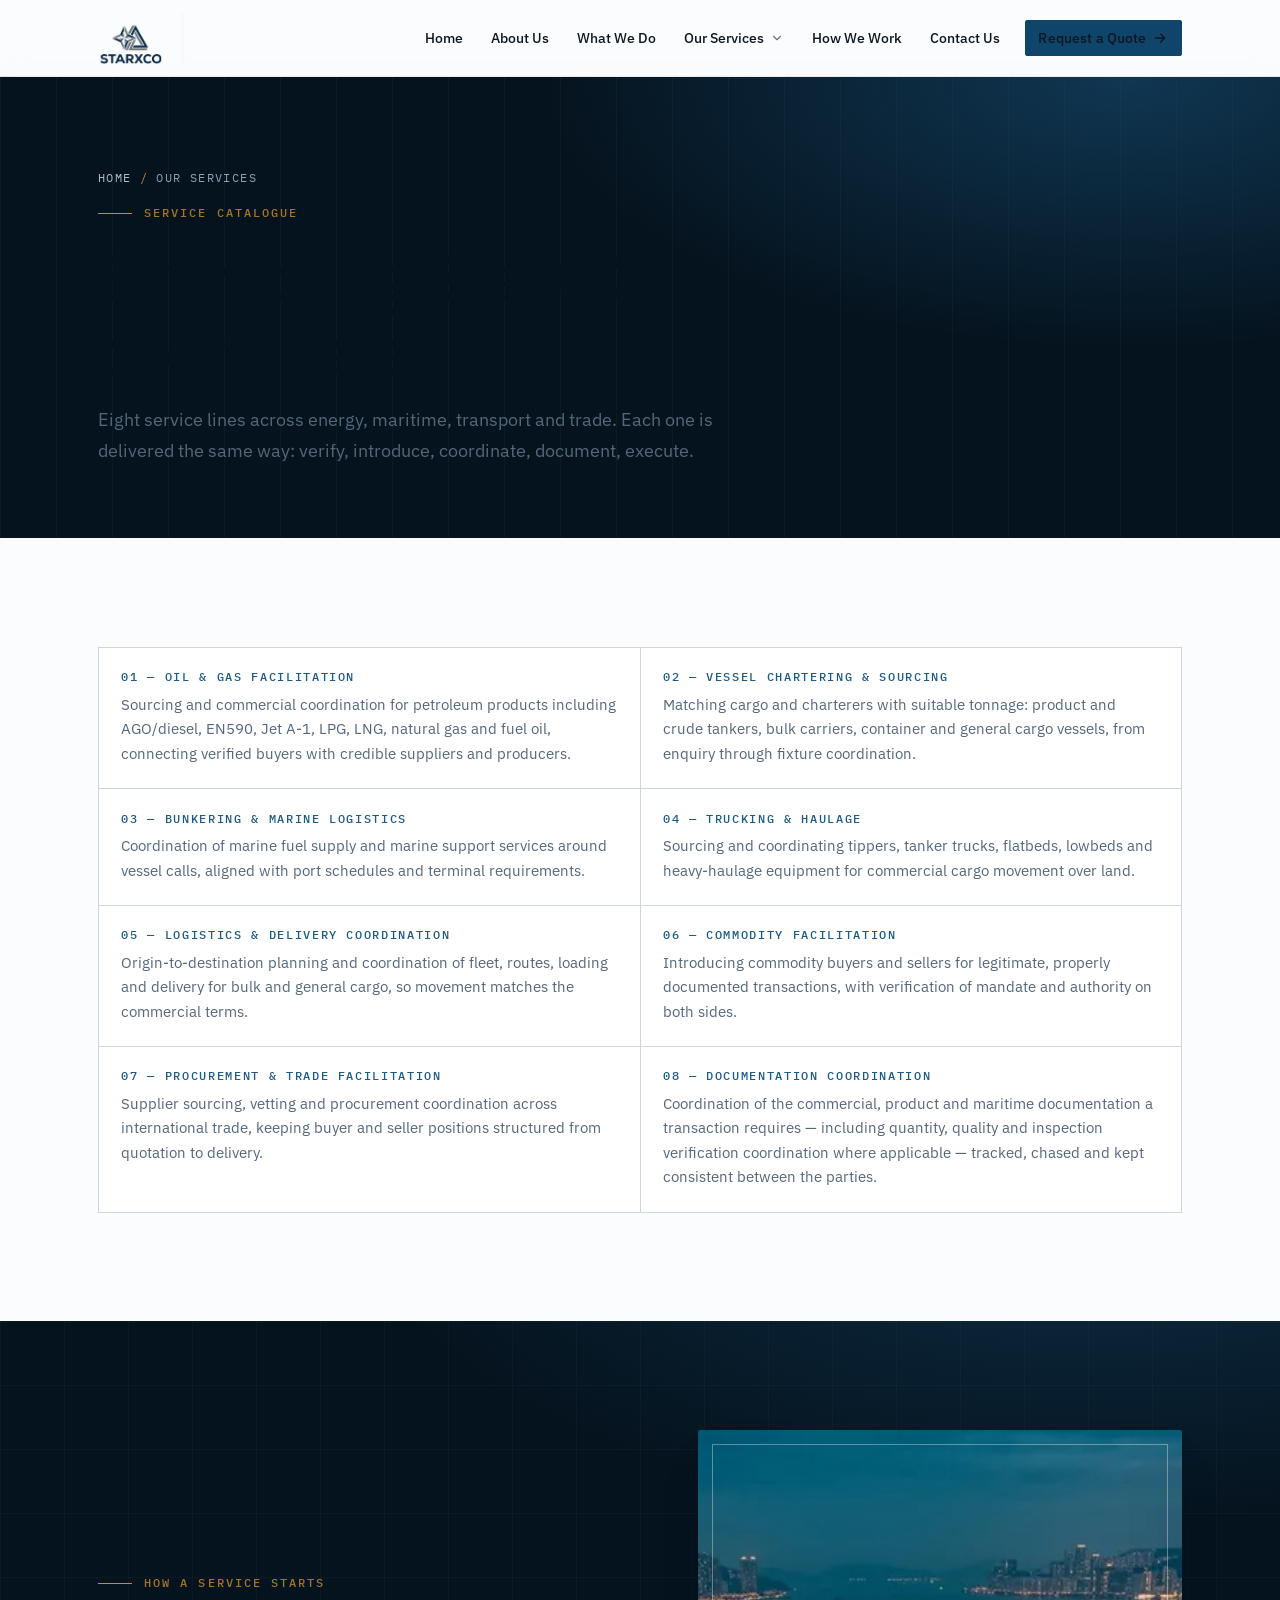
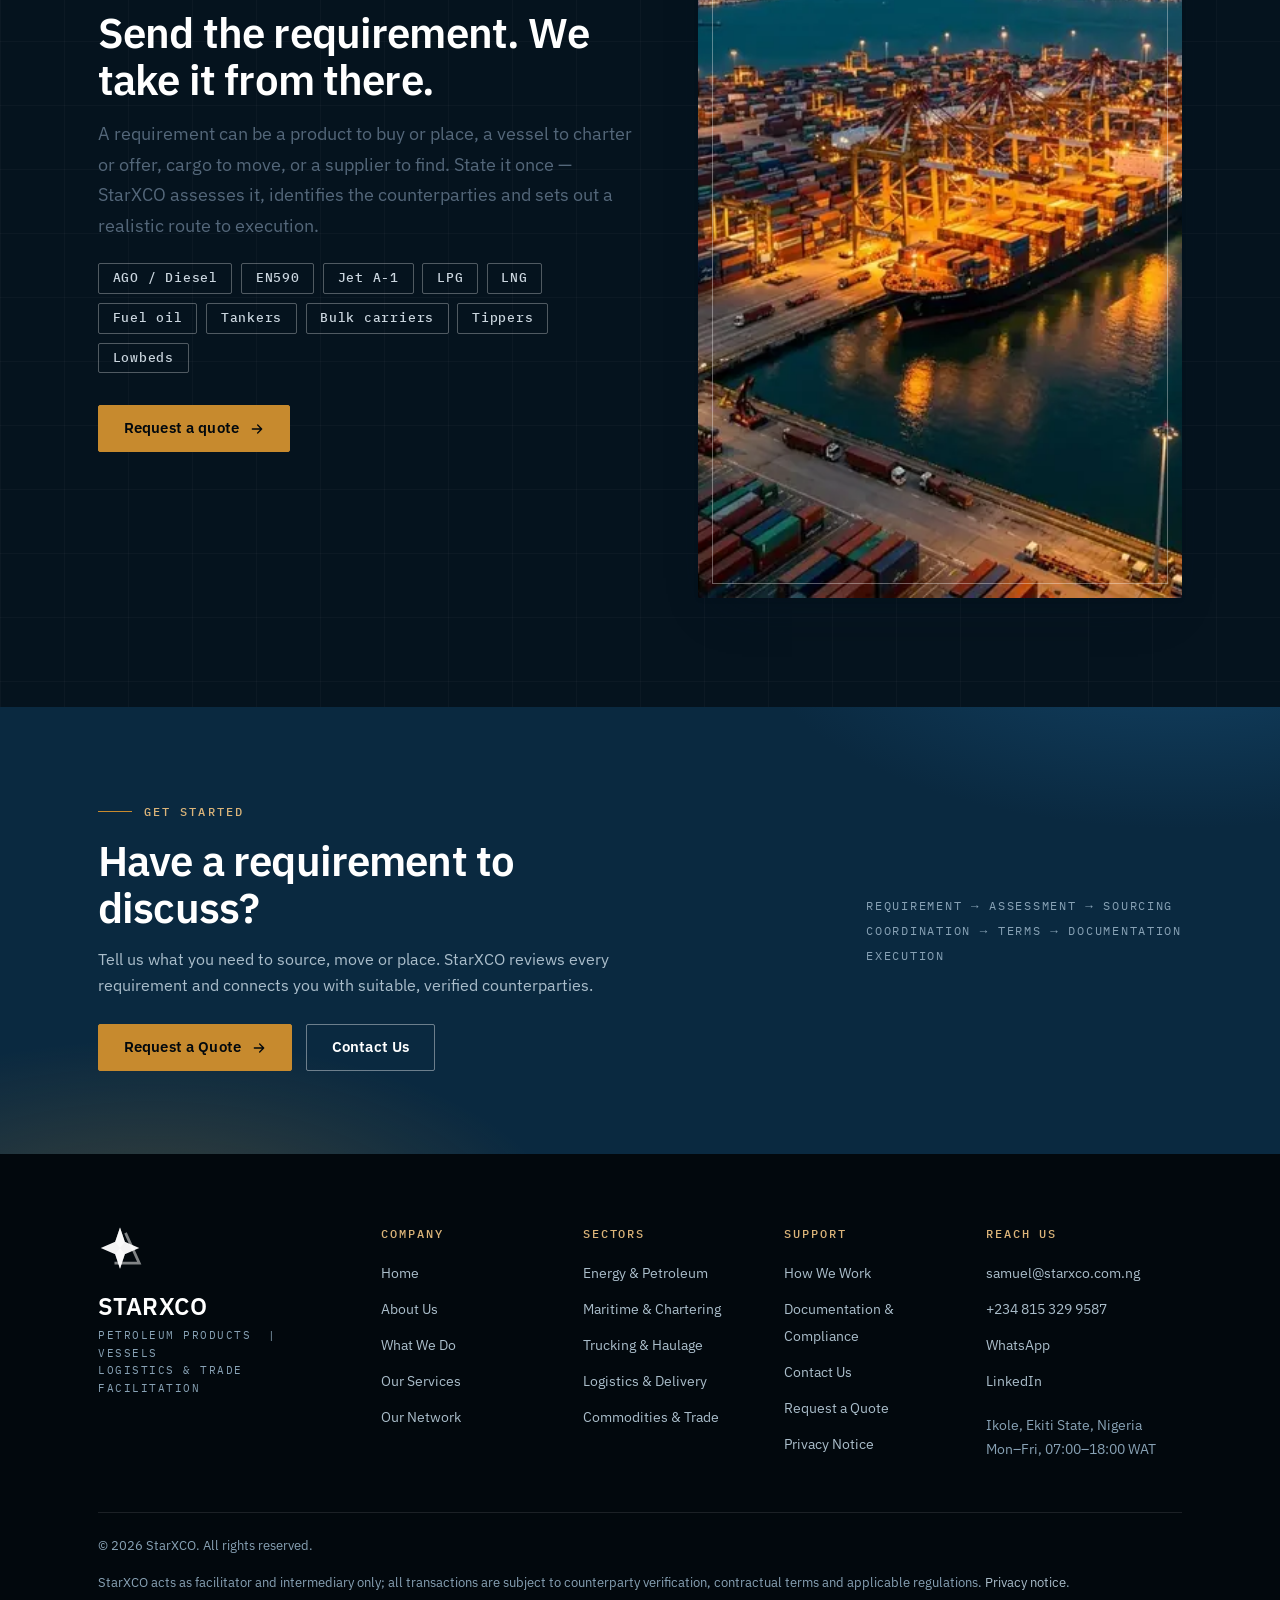
<file: services/index.html>
<!DOCTYPE html>
<html lang="en">
<head>
<meta charset="utf-8">
<meta name="viewport" content="width=device-width, initial-scale=1">
<title>Our Services | StarXCO Commercial Facilitation</title>
<meta name="description" content="Oil & gas facilitation, vessel chartering and sourcing, bunkering, trucking and haulage, logistics, commodity facilitation, procurement and trade facilitation.">
<link rel="canonical" href="https://starxco.com.ng/services/">
<meta property="og:type" content="website">
<meta property="og:site_name" content="StarXCO">
<meta property="og:title" content="Our Services | StarXCO Commercial Facilitation">
<meta property="og:description" content="Oil & gas facilitation, vessel chartering and sourcing, bunkering, trucking and haulage, logistics, commodity facilitation, procurement and trade facilitation.">
<meta property="og:url" content="https://starxco.com.ng/services/">
<meta property="og:image" content="https://starxco.com.ng/assets/img/trade.jpg">
<meta property="og:image:width" content="1408">
<meta property="og:image:height" content="768">
<meta property="og:image:alt" content="Our Services | StarXCO Commercial Facilitation">
<meta name="twitter:card" content="summary_large_image">
<meta name="twitter:title" content="Our Services | StarXCO Commercial Facilitation">
<meta name="twitter:description" content="Oil & gas facilitation, vessel chartering and sourcing, bunkering, trucking and haulage, logistics, commodity facilitation, procurement and trade facilitation.">
<meta name="twitter:image" content="https://starxco.com.ng/assets/img/trade.jpg">
<meta name="theme-color" content="#05131E">
<link rel="apple-touch-icon" href="/assets/apple-touch-icon.png">
<link rel="icon" href="/assets/favicon.ico" sizes="32x32">
<link rel="manifest" href="/assets/site.webmanifest">
<link rel="icon" type="image/svg+xml" href="/assets/favicon.svg?v=7ad61d5768">
<link rel="alternate icon" href="/assets/brand/icon512.png">
<link rel="preload" href="/assets/fonts/ibm-plex-sans-400-latin.woff2" as="font" type="font/woff2" crossorigin>
<link rel="preload" href="/assets/fonts/ibm-plex-mono-400-latin.woff2" as="font" type="font/woff2" crossorigin>
<link rel="stylesheet" href="/assets/css/styles.css?v=1f58869c89">
<script type="application/ld+json">
{"@context":"https://schema.org","@graph":[
 {"@type":"Organization","@id":"https://starxco.com.ng/#org","name":"StarXCO","slogan":"Petroleum Products | Vessels | Logistics & Trade Facilitation","description":"Commercial coordination and trade facilitation desk for petroleum products, vessels, logistics and related physical commodities.","foundingDate":"2021","email":"samuel@starxco.com.ng","telephone":"+2348153299587","url":"https://starxco.com.ng/","logo":"https://starxco.com.ng/assets/brand/icon512.png","address":{"@type":"PostalAddress","addressLocality":"Ikole","addressRegion":"Ekiti State","addressCountry":"NG"},"areaServed":["Nigeria","West Africa"],"sameAs":["https://www.linkedin.com/in/sammyakins"],"contactPoint":{"@type":"ContactPoint","contactType":"sales","email":"samuel@starxco.com.ng","telephone":"+2348153299587","availableLanguage":"en"}},
 {"@type":"WebSite","@id":"https://starxco.com.ng/#site","url":"https://starxco.com.ng/","name":"StarXCO","publisher":{"@id":"https://starxco.com.ng/#org"}}
]}
</script>
<script>window.STARXCO_CONFIG={email:"samuel@starxco.com.ng",formEmail:"samuel@starxco.com.ng",domain:"starxco.com.ng",whatsapp:"2348153299587"};</script>
</head>
<body data-page="services">
<a class="skip" href="#main">Skip to content</a>

<!-- icon sprite -->
<svg xmlns="http://www.w3.org/2000/svg" style="display:none" aria-hidden="true">
  <symbol id="i-arrow" viewBox="0 0 24 24" fill="none" stroke="currentColor" stroke-width="2" stroke-linecap="round" stroke-linejoin="round"><path d="M5 12h14M13 6l6 6-6 6"/></symbol>
  <symbol id="i-arrow-ur" viewBox="0 0 24 24" fill="none" stroke="currentColor" stroke-width="2" stroke-linecap="round" stroke-linejoin="round"><path d="M7 17L17 7M9 7h8v8"/></symbol>
  <symbol id="i-chev" viewBox="0 0 24 24" fill="none" stroke="currentColor" stroke-width="2" stroke-linecap="round" stroke-linejoin="round"><path d="M6 9l6 6 6-6"/></symbol>
  <symbol id="i-menu" viewBox="0 0 24 24" fill="none" stroke="currentColor" stroke-width="2" stroke-linecap="round"><path d="M4 7h16M4 12h16M4 17h16"/></symbol>
  <symbol id="i-close" viewBox="0 0 24 24" fill="none" stroke="currentColor" stroke-width="2" stroke-linecap="round"><path d="M6 6l12 12M18 6L6 18"/></symbol>
  <symbol id="i-check" viewBox="0 0 24 24" fill="none" stroke="currentColor" stroke-width="2" stroke-linecap="round" stroke-linejoin="round"><path d="M4 12.5l5 5L20 6.5"/></symbol>
  <symbol id="i-link" viewBox="0 0 24 24" fill="none" stroke="currentColor" stroke-width="1.7" stroke-linecap="round" stroke-linejoin="round"><circle cx="6" cy="6" r="2.6"/><circle cx="18" cy="6" r="2.6"/><circle cx="12" cy="18" r="2.6"/><path d="M7.8 7.8l2.6 7M16.2 7.8l-2.6 7M8.6 6h6.8"/></symbol>
  <symbol id="i-search" viewBox="0 0 24 24" fill="none" stroke="currentColor" stroke-width="1.7" stroke-linecap="round"><circle cx="10.5" cy="10.5" r="6.5"/><path d="M15.5 15.5L21 21"/></symbol>
  <symbol id="i-swap" viewBox="0 0 24 24" fill="none" stroke="currentColor" stroke-width="1.7" stroke-linecap="round" stroke-linejoin="round"><path d="M4 8h13l-3.5-3.5M20 16H7l3.5 3.5"/></symbol>
  <symbol id="i-truck" viewBox="0 0 24 24" fill="none" stroke="currentColor" stroke-width="1.7" stroke-linecap="round" stroke-linejoin="round"><path d="M2 6h11v10H2zM13 9h4.5l3 3.5V16h-2"/><circle cx="6.5" cy="17.5" r="1.8"/><circle cx="16.5" cy="17.5" r="1.8"/></symbol>
  <symbol id="i-ship" viewBox="0 0 24 24" fill="none" stroke="currentColor" stroke-width="1.7" stroke-linecap="round" stroke-linejoin="round"><path d="M3 15l1.5 4h15L21 15l-9-3z"/><path d="M6 12V7h12v5M12 7V4"/></symbol>
  <symbol id="i-doc" viewBox="0 0 24 24" fill="none" stroke="currentColor" stroke-width="1.7" stroke-linecap="round" stroke-linejoin="round"><path d="M6 2h8l4 4v16H6z"/><path d="M14 2v4h4M9 12h6M9 16h6"/></symbol>
  <symbol id="i-shield" viewBox="0 0 24 24" fill="none" stroke="currentColor" stroke-width="1.7" stroke-linecap="round" stroke-linejoin="round"><path d="M12 3l8 3v6c0 5-3.5 8-8 9-4.5-1-8-4-8-9V6z"/><path d="M8.5 12l2.5 2.5 4.5-4.5"/></symbol>
  <symbol id="i-globe" viewBox="0 0 24 24" fill="none" stroke="currentColor" stroke-width="1.7" stroke-linecap="round"><circle cx="12" cy="12" r="9"/><path d="M3 12h18M12 3c3 3.5 3 14 0 18M12 3c-3 3.5-3 14 0 18"/></symbol>
  <symbol id="i-mail" viewBox="0 0 24 24" fill="none" stroke="currentColor" stroke-width="1.7" stroke-linecap="round" stroke-linejoin="round"><rect x="3" y="5" width="18" height="14" rx="1"/><path d="M3 7l9 6 9-6"/></symbol>
  <symbol id="i-phone" viewBox="0 0 24 24" fill="none" stroke="currentColor" stroke-width="1.7" stroke-linecap="round" stroke-linejoin="round"><path d="M5 3h4l2 5-2.5 1.5a12 12 0 006 6L16 13l5 2v4a2 2 0 01-2 2A16 16 0 013 5a2 2 0 012-2z"/></symbol>
  <symbol id="i-chat" viewBox="0 0 24 24" fill="none" stroke="currentColor" stroke-width="1.7" stroke-linecap="round" stroke-linejoin="round"><path d="M21 12a8 8 0 01-8 8H4l2-3a8 8 0 1115-5z"/></symbol>
  <symbol id="i-pin" viewBox="0 0 24 24" fill="none" stroke="currentColor" stroke-width="1.7" stroke-linecap="round" stroke-linejoin="round"><path d="M12 21s7-6.2 7-11a7 7 0 10-14 0c0 4.8 7 11 7 11z"/><circle cx="12" cy="10" r="2.6"/></symbol>
  <symbol id="i-info" viewBox="0 0 24 24" fill="none" stroke="currentColor" stroke-width="1.7" stroke-linecap="round"><circle cx="12" cy="12" r="9"/><path d="M12 11v5M12 7.5v.5"/></symbol>
  <symbol id="i-star" viewBox="0 0 64 64">
    <path fill="currentColor" d="M32 2l7 21 21 9-21 9-7 21-7-21-21-9 21-9z" opacity=".95"/>
    <path fill="currentColor" d="M32 2l7 21-7 9-7-9z" opacity=".55"/>
    <path fill="currentColor" d="M32 62l7-21-7-9-7 9z" opacity=".55"/>
    <path fill="none" stroke="currentColor" stroke-width="4" opacity=".5" d="M40 10l20 44H24"/>
  </symbol>
</svg>

<header class="site-header">
  <div class="container nav">
    <a class="brand" href="/" aria-label="StarXCO — home">
      <img src="/assets/brand/logo-trim.jpg" alt="StarXCO — Petroleum Products, Vessels, Logistics & Trade Facilitation" width="753" height="450">
    </a>
    <ul class="nav-links" id="nav">
      <li><a href="/">Home</a></li>
      <li><a href="/about/">About Us</a></li>
      <li><a href="/what-we-do/">What We Do</a></li>
      <li class="drop">
        <a href="/services/" aria-haspopup="true">Our Services <svg aria-hidden="true"><use href="#i-chev"/></svg></a>
        <ul class="drop-menu">
          <li><a href="/services/" aria-current="page">Service catalogue <small>Everything StarXCO coordinates</small></a></li>
          <li><a href="/energy/">Energy &amp; Petroleum <small>AGO, EN590, Jet A-1, LPG, LNG, fuel oil</small></a></li>
          <li><a href="/maritime/">Maritime &amp; Chartering <small>Tankers, bulk, container, general cargo</small></a></li>
          <li><a href="/logistics/">Logistics &amp; Trucking <small>Haulage, routes, delivery coordination</small></a></li>
          <li><a href="/compliance/">Documentation &amp; Compliance <small>Verification and paperwork</small></a></li>
        </ul>
      </li>
      <li><a href="/how-we-work/">How We Work</a></li>
      <li><a href="/contact/">Contact Us</a></li>
      <li><a class="btn nav-cta" href="/quote/"><span>Request a Quote</span> <svg aria-hidden="true"><use href="#i-arrow"/></svg></a></li>
    </ul>
    <button class="nav-toggle" aria-expanded="false" aria-controls="nav" aria-label="Menu">
      <svg class="i-open" aria-hidden="true"><use href="#i-menu"/></svg>
      <svg class="i-close" style="display:none" aria-hidden="true"><use href="#i-close"/></svg>
    </button>
  </div>
</header>

<main id="main">
<section class="page-hero">
  <div class="container">
    <p class="crumbs"><a href="/">Home</a><span>/</span>Our Services</p>
    <p class="eyebrow">Service catalogue</p>
    <h1>Everything StarXCO coordinates</h1>
    <p class="lede">Eight service lines across energy, maritime, transport and trade. Each one is delivered the same way: verify, introduce, coordinate, document, execute.</p>
  </div>
</section>

<section class="section">
  <div class="container">
    <div class="spec-grid">
      <div class="spec reveal"><b>01 &mdash; Oil &amp; gas facilitation</b><p>Sourcing and commercial coordination for petroleum products including AGO/diesel, EN590, Jet A-1, LPG, LNG, natural gas and fuel oil, connecting verified buyers with credible suppliers and producers.</p></div>
      <div class="spec reveal"><b>02 &mdash; Vessel chartering &amp; sourcing</b><p>Matching cargo and charterers with suitable tonnage: product and crude tankers, bulk carriers, container and general cargo vessels, from enquiry through fixture coordination.</p></div>
      <div class="spec reveal"><b>03 &mdash; Bunkering &amp; marine logistics</b><p>Coordination of marine fuel supply and marine support services around vessel calls, aligned with port schedules and terminal requirements.</p></div>
      <div class="spec reveal"><b>04 &mdash; Trucking &amp; haulage</b><p>Sourcing and coordinating tippers, tanker trucks, flatbeds, lowbeds and heavy-haulage equipment for commercial cargo movement over land.</p></div>
      <div class="spec reveal"><b>05 &mdash; Logistics &amp; delivery coordination</b><p>Origin-to-destination planning and coordination of fleet, routes, loading and delivery for bulk and general cargo, so movement matches the commercial terms.</p></div>
      <div class="spec reveal"><b>06 &mdash; Commodity facilitation</b><p>Introducing commodity buyers and sellers for legitimate, properly documented transactions, with verification of mandate and authority on both sides.</p></div>
      <div class="spec reveal" id="trade"><b>07 &mdash; Procurement &amp; trade facilitation</b><p>Supplier sourcing, vetting and procurement coordination across international trade, keeping buyer and seller positions structured from quotation to delivery.</p></div>
      <div class="spec reveal"><b>08 &mdash; Documentation coordination</b><p>Coordination of the commercial, product and maritime documentation a transaction requires &mdash; including quantity, quality and inspection verification coordination where applicable &mdash; tracked, chased and kept consistent between the parties.</p></div>
    </div>
  </div>
</section>

<section class="section dark">
  <div class="container duo">
    <div class="reveal">
      <p class="eyebrow">How a service starts</p>
      <h2>Send the requirement. We take it from there.</h2>
      <p class="lede" style="margin-top:1rem">A requirement can be a product to buy or place, a vessel to charter or offer, cargo to move, or a supplier to find. State it once &mdash; StarXCO assesses it, identifies the counterparties and sets out a realistic route to execution.</p>
      <div class="chips">
        <span class="chip" style="background:transparent;border-color:rgba(255,255,255,.3);color:var(--steel-200)">AGO / Diesel</span>
        <span class="chip" style="background:transparent;border-color:rgba(255,255,255,.3);color:var(--steel-200)">EN590</span>
        <span class="chip" style="background:transparent;border-color:rgba(255,255,255,.3);color:var(--steel-200)">Jet A-1</span>
        <span class="chip" style="background:transparent;border-color:rgba(255,255,255,.3);color:var(--steel-200)">LPG</span>
        <span class="chip" style="background:transparent;border-color:rgba(255,255,255,.3);color:var(--steel-200)">LNG</span>
        <span class="chip" style="background:transparent;border-color:rgba(255,255,255,.3);color:var(--steel-200)">Fuel oil</span>
        <span class="chip" style="background:transparent;border-color:rgba(255,255,255,.3);color:var(--steel-200)">Tankers</span>
        <span class="chip" style="background:transparent;border-color:rgba(255,255,255,.3);color:var(--steel-200)">Bulk carriers</span>
        <span class="chip" style="background:transparent;border-color:rgba(255,255,255,.3);color:var(--steel-200)">Tippers</span>
        <span class="chip" style="background:transparent;border-color:rgba(255,255,255,.3);color:var(--steel-200)">Lowbeds</span>
      </div>
      <div class="btn-row"><a class="btn btn--gold" href="/quote/">Request a quote <svg aria-hidden="true"><use href="#i-arrow"/></svg></a></div>
    </div>
    <div class="duo-media reveal"><picture><source type="image/webp" srcset="/assets/img/hero-480.webp 480w, /assets/img/hero-960.webp 960w, /assets/img/hero.webp 1376w" sizes="(max-width:900px) 92vw, 46vw"><img loading="lazy" src="/assets/img/hero.jpg" srcset="/assets/img/hero-480.jpg 480w, /assets/img/hero-960.jpg 960w, /assets/img/hero.jpg 1376w" sizes="(max-width:900px) 92vw, 46vw" width="1376" height="768" alt="Container terminal at blue hour" decoding="async"></picture><span class="frame"></span></div>
  </div>
</section>
</main>

<section class="cta-band">
  <div class="container">
    <div>
      <p class="eyebrow light">Get started</p>
      <h2>Have a requirement to discuss?</h2>
      <p>Tell us what you need to source, move or place. StarXCO reviews every requirement and connects you with suitable, verified counterparties.</p>
      <div class="btn-row">
        <a class="btn btn--gold" href="/quote/">Request a Quote <svg aria-hidden="true"><use href="#i-arrow"/></svg></a>
        <a class="btn btn--ghost" href="/contact/">Contact Us</a>
      </div>
    </div>
    <div class="mono" style="font-size:.78rem;letter-spacing:.14em;text-transform:uppercase;color:var(--steel-400);line-height:2">
      Requirement &rarr; Assessment &rarr; Sourcing<br>
      Coordination &rarr; Terms &rarr; Documentation<br>
      Execution
    </div>
  </div>
</section>

<footer class="site-footer">
  <div class="container">
    <div class="footer-top">
      <div class="footer-brand">
        <svg aria-hidden="true"><use href="#i-star"/></svg>
        <div class="word">STARXCO</div>
        <div class="tag">Petroleum Products &nbsp;|&nbsp; Vessels<br>Logistics &amp; Trade Facilitation</div>
      </div>
      <nav class="footer-col" aria-label="Company">
        <h4>Company</h4>
        <ul>
          <li><a href="/">Home</a></li>
          <li><a href="/about/">About Us</a></li>
          <li><a href="/what-we-do/">What We Do</a></li>
          <li><a href="/services/">Our Services</a></li>
          <li><a href="/network/">Our Network</a></li>
        </ul>
      </nav>
      <nav class="footer-col" aria-label="Sectors">
        <h4>Sectors</h4>
        <ul>
          <li><a href="/energy/">Energy &amp; Petroleum</a></li>
          <li><a href="/maritime/">Maritime &amp; Chartering</a></li>
          <li><a href="/logistics/">Trucking &amp; Haulage</a></li>
          <li><a href="/logistics/">Logistics &amp; Delivery</a></li>
          <li><a href="/what-we-do/">Commodities &amp; Trade</a></li>
        </ul>
      </nav>
      <nav class="footer-col" aria-label="Support">
        <h4>Support</h4>
        <ul>
          <li><a href="/how-we-work/">How We Work</a></li>
          <li><a href="/compliance/">Documentation &amp; Compliance</a></li>
          <li><a href="/contact/">Contact Us</a></li>
          <li><a href="/quote/">Request a Quote</a></li>
          <li><a href="/privacy/">Privacy Notice</a></li>
        </ul>
      </nav>
      <div class="footer-col">
        <h4>Reach us</h4>
        <ul>
          <li><a href="mailto:samuel@starxco.com.ng">samuel@starxco.com.ng</a></li>
          <li><a href="tel:+2348153299587">+234 815 329 9587</a></li>
          <li><a href="https://wa.me/2348153299587">WhatsApp</a></li>
          <li><a href="https://www.linkedin.com/in/sammyakins" rel="noopener">LinkedIn</a></li>
          <li class="plain" style="margin-top:.6rem;color:var(--steel-400)">Ikole, Ekiti State, Nigeria<br>Mon&ndash;Fri, 07:00&ndash;18:00 WAT</li>
        </ul>
      </div>
    </div>
    <div class="footer-bottom">
      <span>&copy; <span data-year>2026</span> StarXCO. All rights reserved.</span>
      <span>StarXCO acts as facilitator and intermediary only; all transactions are subject to counterparty verification, contractual terms and applicable regulations. <a href="/privacy/">Privacy notice</a>.</span>
    </div>
  </div>
</footer>

<script src="/assets/js/main.js?v=1dc8745560" defer></script>
</body>
</html>
</file>
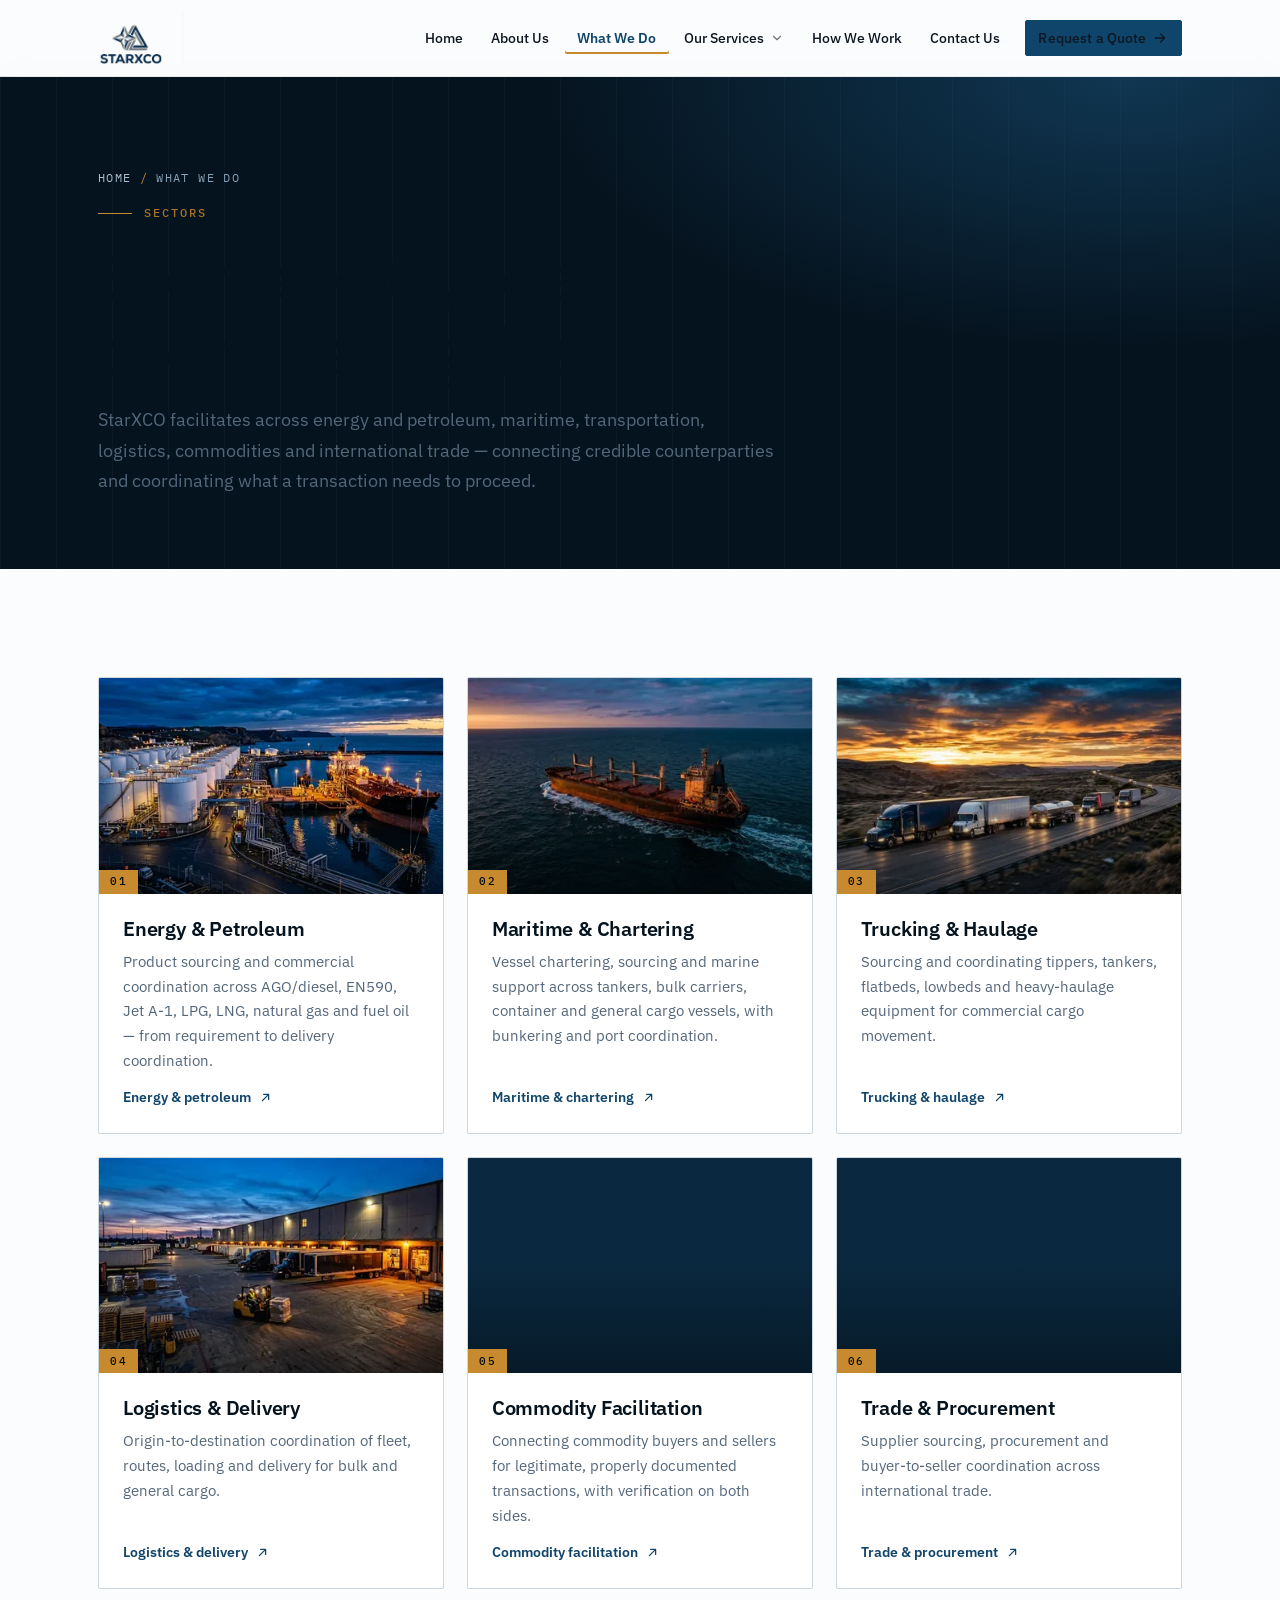
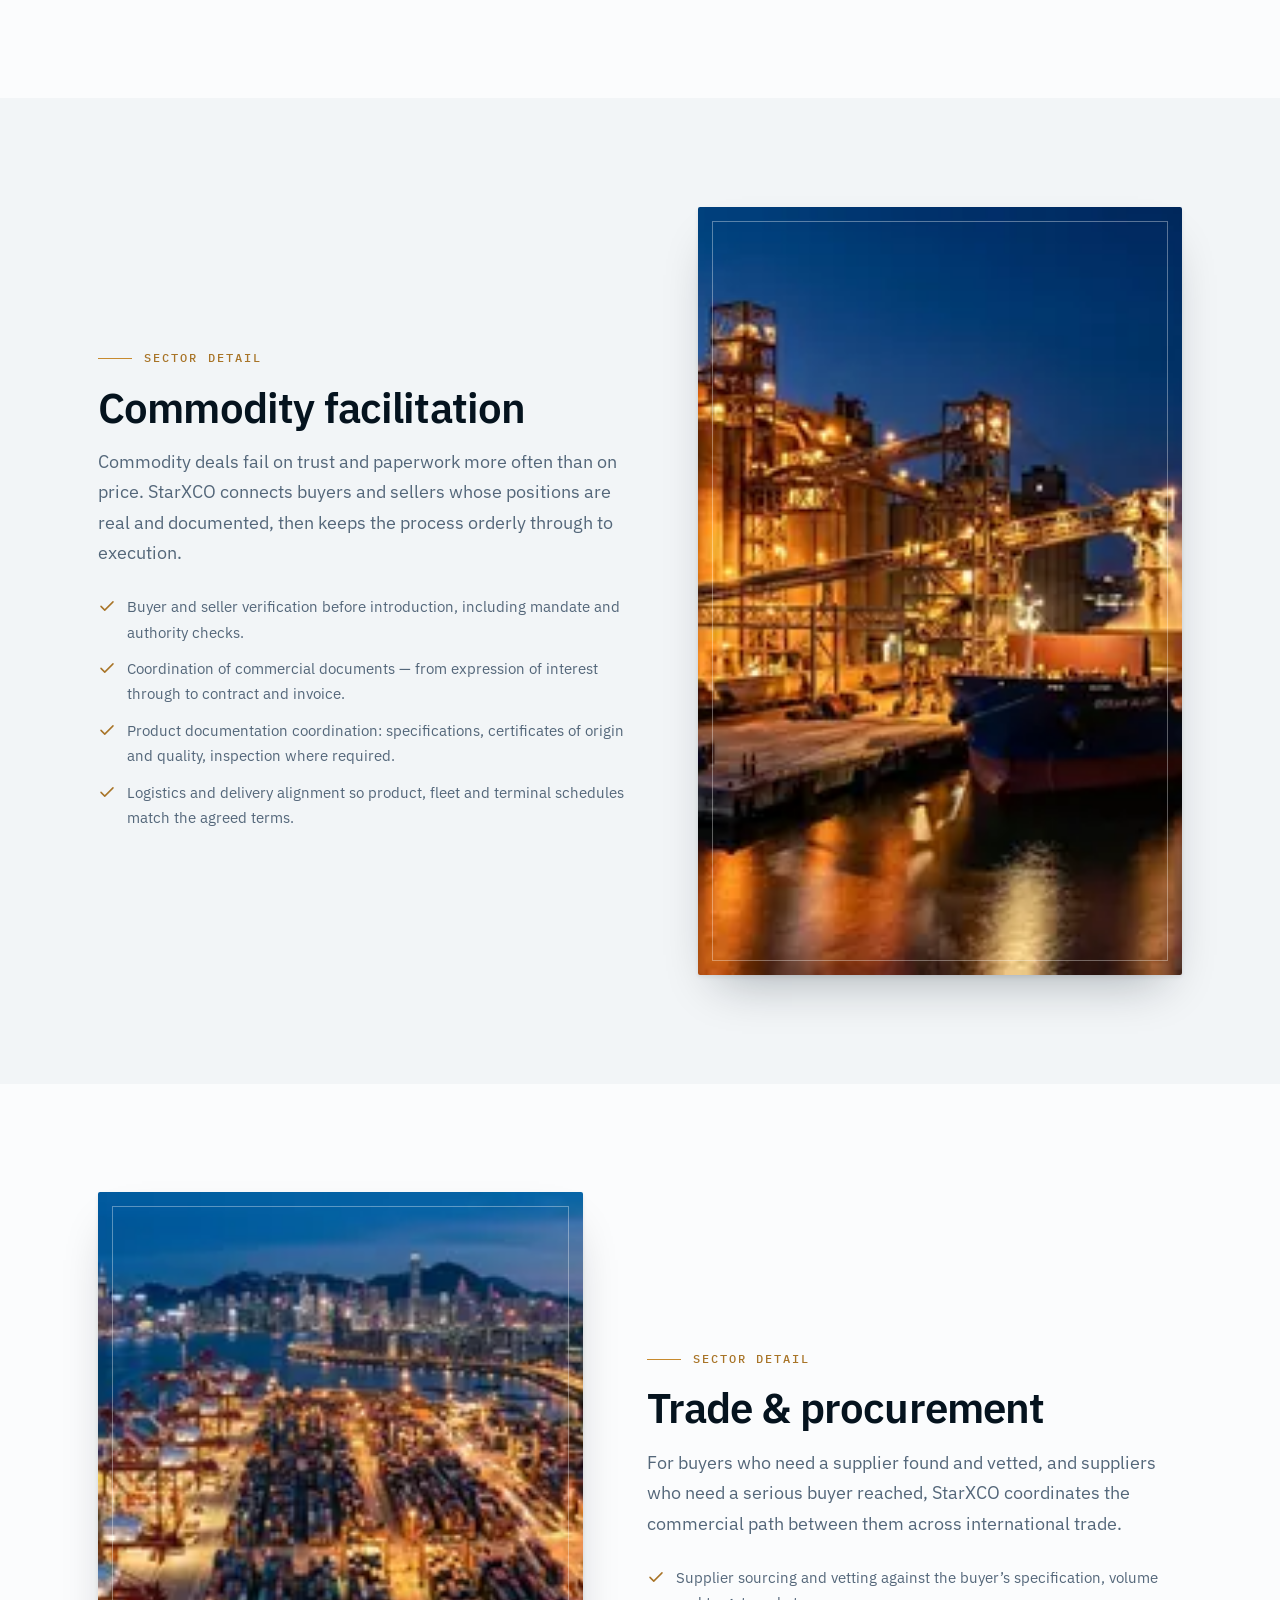
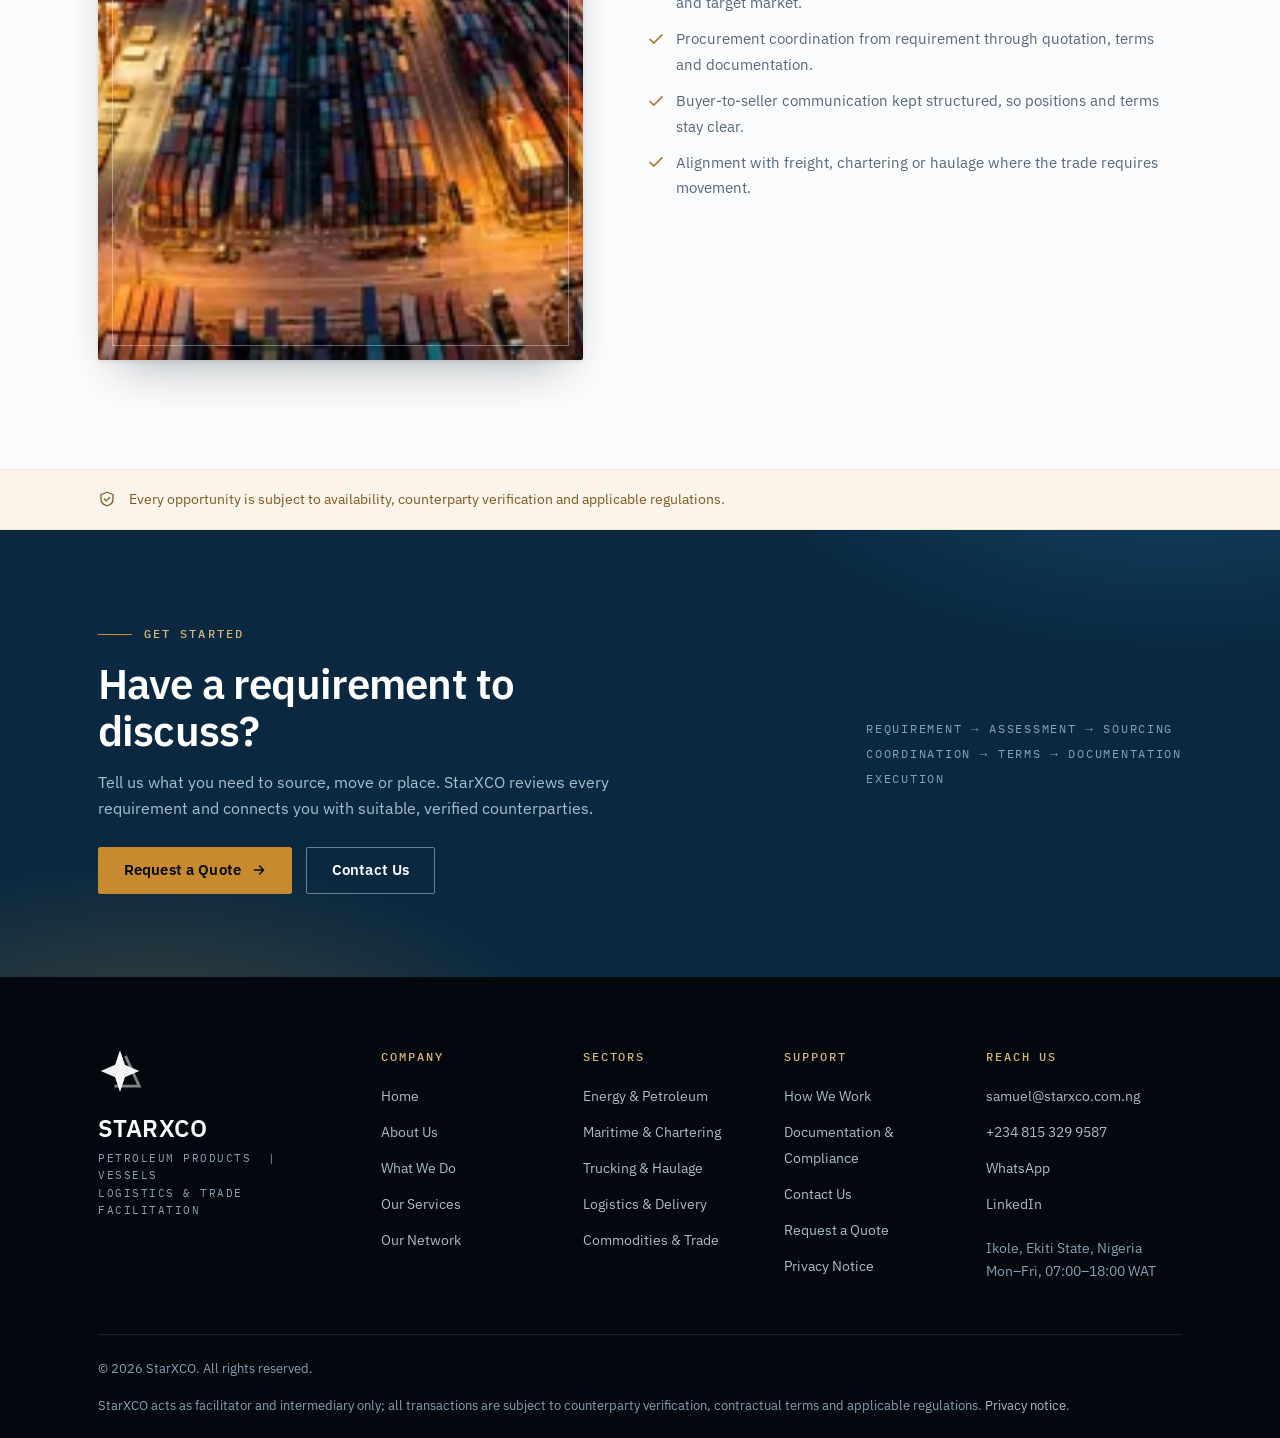
<file: what-we-do/index.html>
<!DOCTYPE html>
<html lang="en">
<head>
<meta charset="utf-8">
<meta name="viewport" content="width=device-width, initial-scale=1">
<title>What We Do | StarXCO Sectors & Facilitation</title>
<meta name="description" content="The sectors StarXCO facilitates across: energy and petroleum, maritime, transportation, logistics, commodities and international trade.">
<link rel="canonical" href="https://starxco.com.ng/what-we-do/">
<meta property="og:type" content="website">
<meta property="og:site_name" content="StarXCO">
<meta property="og:title" content="What We Do | StarXCO Sectors & Facilitation">
<meta property="og:description" content="The sectors StarXCO facilitates across: energy and petroleum, maritime, transportation, logistics, commodities and international trade.">
<meta property="og:url" content="https://starxco.com.ng/what-we-do/">
<meta property="og:image" content="https://starxco.com.ng/assets/img/commodities.jpg">
<meta property="og:image:width" content="1408">
<meta property="og:image:height" content="768">
<meta property="og:image:alt" content="What We Do | StarXCO Sectors & Facilitation">
<meta name="twitter:card" content="summary_large_image">
<meta name="twitter:title" content="What We Do | StarXCO Sectors & Facilitation">
<meta name="twitter:description" content="The sectors StarXCO facilitates across: energy and petroleum, maritime, transportation, logistics, commodities and international trade.">
<meta name="twitter:image" content="https://starxco.com.ng/assets/img/commodities.jpg">
<meta name="theme-color" content="#05131E">
<link rel="apple-touch-icon" href="/assets/apple-touch-icon.png">
<link rel="icon" href="/assets/favicon.ico" sizes="32x32">
<link rel="manifest" href="/assets/site.webmanifest">
<link rel="icon" type="image/svg+xml" href="/assets/favicon.svg?v=7ad61d5768">
<link rel="alternate icon" href="/assets/brand/icon512.png">
<link rel="preload" href="/assets/fonts/ibm-plex-sans-400-latin.woff2" as="font" type="font/woff2" crossorigin>
<link rel="preload" href="/assets/fonts/ibm-plex-mono-400-latin.woff2" as="font" type="font/woff2" crossorigin>
<link rel="stylesheet" href="/assets/css/styles.css?v=1f58869c89">
<script type="application/ld+json">
{"@context":"https://schema.org","@graph":[
 {"@type":"Organization","@id":"https://starxco.com.ng/#org","name":"StarXCO","slogan":"Petroleum Products | Vessels | Logistics & Trade Facilitation","description":"Commercial coordination and trade facilitation desk for petroleum products, vessels, logistics and related physical commodities.","foundingDate":"2021","email":"samuel@starxco.com.ng","telephone":"+2348153299587","url":"https://starxco.com.ng/","logo":"https://starxco.com.ng/assets/brand/icon512.png","address":{"@type":"PostalAddress","addressLocality":"Ikole","addressRegion":"Ekiti State","addressCountry":"NG"},"areaServed":["Nigeria","West Africa"],"sameAs":["https://www.linkedin.com/in/sammyakins"],"contactPoint":{"@type":"ContactPoint","contactType":"sales","email":"samuel@starxco.com.ng","telephone":"+2348153299587","availableLanguage":"en"}},
 {"@type":"WebSite","@id":"https://starxco.com.ng/#site","url":"https://starxco.com.ng/","name":"StarXCO","publisher":{"@id":"https://starxco.com.ng/#org"}}
]}
</script>
<script>window.STARXCO_CONFIG={email:"samuel@starxco.com.ng",formEmail:"samuel@starxco.com.ng",domain:"starxco.com.ng",whatsapp:"2348153299587"};</script>
</head>
<body data-page="what-we-do">
<a class="skip" href="#main">Skip to content</a>

<!-- icon sprite -->
<svg xmlns="http://www.w3.org/2000/svg" style="display:none" aria-hidden="true">
  <symbol id="i-arrow" viewBox="0 0 24 24" fill="none" stroke="currentColor" stroke-width="2" stroke-linecap="round" stroke-linejoin="round"><path d="M5 12h14M13 6l6 6-6 6"/></symbol>
  <symbol id="i-arrow-ur" viewBox="0 0 24 24" fill="none" stroke="currentColor" stroke-width="2" stroke-linecap="round" stroke-linejoin="round"><path d="M7 17L17 7M9 7h8v8"/></symbol>
  <symbol id="i-chev" viewBox="0 0 24 24" fill="none" stroke="currentColor" stroke-width="2" stroke-linecap="round" stroke-linejoin="round"><path d="M6 9l6 6 6-6"/></symbol>
  <symbol id="i-menu" viewBox="0 0 24 24" fill="none" stroke="currentColor" stroke-width="2" stroke-linecap="round"><path d="M4 7h16M4 12h16M4 17h16"/></symbol>
  <symbol id="i-close" viewBox="0 0 24 24" fill="none" stroke="currentColor" stroke-width="2" stroke-linecap="round"><path d="M6 6l12 12M18 6L6 18"/></symbol>
  <symbol id="i-check" viewBox="0 0 24 24" fill="none" stroke="currentColor" stroke-width="2" stroke-linecap="round" stroke-linejoin="round"><path d="M4 12.5l5 5L20 6.5"/></symbol>
  <symbol id="i-link" viewBox="0 0 24 24" fill="none" stroke="currentColor" stroke-width="1.7" stroke-linecap="round" stroke-linejoin="round"><circle cx="6" cy="6" r="2.6"/><circle cx="18" cy="6" r="2.6"/><circle cx="12" cy="18" r="2.6"/><path d="M7.8 7.8l2.6 7M16.2 7.8l-2.6 7M8.6 6h6.8"/></symbol>
  <symbol id="i-search" viewBox="0 0 24 24" fill="none" stroke="currentColor" stroke-width="1.7" stroke-linecap="round"><circle cx="10.5" cy="10.5" r="6.5"/><path d="M15.5 15.5L21 21"/></symbol>
  <symbol id="i-swap" viewBox="0 0 24 24" fill="none" stroke="currentColor" stroke-width="1.7" stroke-linecap="round" stroke-linejoin="round"><path d="M4 8h13l-3.5-3.5M20 16H7l3.5 3.5"/></symbol>
  <symbol id="i-truck" viewBox="0 0 24 24" fill="none" stroke="currentColor" stroke-width="1.7" stroke-linecap="round" stroke-linejoin="round"><path d="M2 6h11v10H2zM13 9h4.5l3 3.5V16h-2"/><circle cx="6.5" cy="17.5" r="1.8"/><circle cx="16.5" cy="17.5" r="1.8"/></symbol>
  <symbol id="i-ship" viewBox="0 0 24 24" fill="none" stroke="currentColor" stroke-width="1.7" stroke-linecap="round" stroke-linejoin="round"><path d="M3 15l1.5 4h15L21 15l-9-3z"/><path d="M6 12V7h12v5M12 7V4"/></symbol>
  <symbol id="i-doc" viewBox="0 0 24 24" fill="none" stroke="currentColor" stroke-width="1.7" stroke-linecap="round" stroke-linejoin="round"><path d="M6 2h8l4 4v16H6z"/><path d="M14 2v4h4M9 12h6M9 16h6"/></symbol>
  <symbol id="i-shield" viewBox="0 0 24 24" fill="none" stroke="currentColor" stroke-width="1.7" stroke-linecap="round" stroke-linejoin="round"><path d="M12 3l8 3v6c0 5-3.5 8-8 9-4.5-1-8-4-8-9V6z"/><path d="M8.5 12l2.5 2.5 4.5-4.5"/></symbol>
  <symbol id="i-globe" viewBox="0 0 24 24" fill="none" stroke="currentColor" stroke-width="1.7" stroke-linecap="round"><circle cx="12" cy="12" r="9"/><path d="M3 12h18M12 3c3 3.5 3 14 0 18M12 3c-3 3.5-3 14 0 18"/></symbol>
  <symbol id="i-mail" viewBox="0 0 24 24" fill="none" stroke="currentColor" stroke-width="1.7" stroke-linecap="round" stroke-linejoin="round"><rect x="3" y="5" width="18" height="14" rx="1"/><path d="M3 7l9 6 9-6"/></symbol>
  <symbol id="i-phone" viewBox="0 0 24 24" fill="none" stroke="currentColor" stroke-width="1.7" stroke-linecap="round" stroke-linejoin="round"><path d="M5 3h4l2 5-2.5 1.5a12 12 0 006 6L16 13l5 2v4a2 2 0 01-2 2A16 16 0 013 5a2 2 0 012-2z"/></symbol>
  <symbol id="i-chat" viewBox="0 0 24 24" fill="none" stroke="currentColor" stroke-width="1.7" stroke-linecap="round" stroke-linejoin="round"><path d="M21 12a8 8 0 01-8 8H4l2-3a8 8 0 1115-5z"/></symbol>
  <symbol id="i-pin" viewBox="0 0 24 24" fill="none" stroke="currentColor" stroke-width="1.7" stroke-linecap="round" stroke-linejoin="round"><path d="M12 21s7-6.2 7-11a7 7 0 10-14 0c0 4.8 7 11 7 11z"/><circle cx="12" cy="10" r="2.6"/></symbol>
  <symbol id="i-info" viewBox="0 0 24 24" fill="none" stroke="currentColor" stroke-width="1.7" stroke-linecap="round"><circle cx="12" cy="12" r="9"/><path d="M12 11v5M12 7.5v.5"/></symbol>
  <symbol id="i-star" viewBox="0 0 64 64">
    <path fill="currentColor" d="M32 2l7 21 21 9-21 9-7 21-7-21-21-9 21-9z" opacity=".95"/>
    <path fill="currentColor" d="M32 2l7 21-7 9-7-9z" opacity=".55"/>
    <path fill="currentColor" d="M32 62l7-21-7-9-7 9z" opacity=".55"/>
    <path fill="none" stroke="currentColor" stroke-width="4" opacity=".5" d="M40 10l20 44H24"/>
  </symbol>
</svg>

<header class="site-header">
  <div class="container nav">
    <a class="brand" href="/" aria-label="StarXCO — home">
      <img src="/assets/brand/logo-trim.jpg" alt="StarXCO — Petroleum Products, Vessels, Logistics & Trade Facilitation" width="753" height="450">
    </a>
    <ul class="nav-links" id="nav">
      <li><a href="/">Home</a></li>
      <li><a href="/about/">About Us</a></li>
      <li><a href="/what-we-do/" aria-current="page">What We Do</a></li>
      <li class="drop">
        <a href="/services/" aria-haspopup="true">Our Services <svg aria-hidden="true"><use href="#i-chev"/></svg></a>
        <ul class="drop-menu">
          <li><a href="/services/">Service catalogue <small>Everything StarXCO coordinates</small></a></li>
          <li><a href="/energy/">Energy &amp; Petroleum <small>AGO, EN590, Jet A-1, LPG, LNG, fuel oil</small></a></li>
          <li><a href="/maritime/">Maritime &amp; Chartering <small>Tankers, bulk, container, general cargo</small></a></li>
          <li><a href="/logistics/">Logistics &amp; Trucking <small>Haulage, routes, delivery coordination</small></a></li>
          <li><a href="/compliance/">Documentation &amp; Compliance <small>Verification and paperwork</small></a></li>
        </ul>
      </li>
      <li><a href="/how-we-work/">How We Work</a></li>
      <li><a href="/contact/">Contact Us</a></li>
      <li><a class="btn nav-cta" href="/quote/"><span>Request a Quote</span> <svg aria-hidden="true"><use href="#i-arrow"/></svg></a></li>
    </ul>
    <button class="nav-toggle" aria-expanded="false" aria-controls="nav" aria-label="Menu">
      <svg class="i-open" aria-hidden="true"><use href="#i-menu"/></svg>
      <svg class="i-close" style="display:none" aria-hidden="true"><use href="#i-close"/></svg>
    </button>
  </div>
</header>

<main id="main">
<section class="page-hero">
  <div class="container">
    <p class="crumbs"><a href="/">Home</a><span>/</span>What We Do</p>
    <p class="eyebrow">Sectors</p>
    <h1>Six markets, one coordinating desk</h1>
    <p class="lede">StarXCO facilitates across energy and petroleum, maritime, transportation, logistics, commodities and international trade &mdash; connecting credible counterparties and coordinating what a transaction needs to proceed.</p>
  </div>
</section>

<section class="section">
  <div class="container">
    <div class="cards">
      <a class="card reveal" href="/energy/">
        <div class="card-media"><picture><source type="image/webp" srcset="/assets/img/energy-480.webp 480w, /assets/img/energy-960.webp 960w, /assets/img/energy.webp 1376w" sizes="(max-width:620px) 92vw, (max-width:980px) 46vw, 30vw"><img loading="lazy" src="/assets/img/energy.jpg" srcset="/assets/img/energy-480.jpg 480w, /assets/img/energy-960.jpg 960w, /assets/img/energy.jpg 1376w" sizes="(max-width:620px) 92vw, (max-width:980px) 46vw, 30vw" width="1376" height="768" alt="Petroleum tank terminal at dusk" decoding="async"></picture><span class="card-tag">01</span></div>
        <div class="card-body"><h3>Energy &amp; Petroleum</h3><p>Product sourcing and commercial coordination across AGO/diesel, EN590, Jet A-1, LPG, LNG, natural gas and fuel oil &mdash; from requirement to delivery coordination.</p><span class="text-link">Energy &amp; petroleum <svg aria-hidden="true"><use href="#i-arrow-ur"/></svg></span></div>
      </a>
      <a class="card reveal" href="/maritime/">
        <div class="card-media"><picture><source type="image/webp" srcset="/assets/img/maritime-480.webp 480w, /assets/img/maritime-960.webp 960w, /assets/img/maritime.webp 1376w" sizes="(max-width:620px) 92vw, (max-width:980px) 46vw, 30vw"><img loading="lazy" src="/assets/img/maritime.jpg" srcset="/assets/img/maritime-480.jpg 480w, /assets/img/maritime-960.jpg 960w, /assets/img/maritime.jpg 1376w" sizes="(max-width:620px) 92vw, (max-width:980px) 46vw, 30vw" width="1376" height="768" alt="Bulk carrier at sea" decoding="async"></picture><span class="card-tag">02</span></div>
        <div class="card-body"><h3>Maritime &amp; Chartering</h3><p>Vessel chartering, sourcing and marine support across tankers, bulk carriers, container and general cargo vessels, with bunkering and port coordination.</p><span class="text-link">Maritime &amp; chartering <svg aria-hidden="true"><use href="#i-arrow-ur"/></svg></span></div>
      </a>
      <a class="card reveal" href="/logistics/#haulage">
        <div class="card-media"><picture><source type="image/webp" srcset="/assets/img/trucking-480.webp 480w, /assets/img/trucking-960.webp 960w, /assets/img/trucking.webp 1408w" sizes="(max-width:620px) 92vw, (max-width:980px) 46vw, 30vw"><img loading="lazy" src="/assets/img/trucking.jpg" srcset="/assets/img/trucking-480.jpg 480w, /assets/img/trucking-960.jpg 960w, /assets/img/trucking.jpg 1408w" sizes="(max-width:620px) 92vw, (max-width:980px) 46vw, 30vw" width="1408" height="768" alt="Trucks on a highway at dusk" decoding="async"></picture><span class="card-tag">03</span></div>
        <div class="card-body"><h3>Trucking &amp; Haulage</h3><p>Sourcing and coordinating tippers, tankers, flatbeds, lowbeds and heavy-haulage equipment for commercial cargo movement.</p><span class="text-link">Trucking &amp; haulage <svg aria-hidden="true"><use href="#i-arrow-ur"/></svg></span></div>
      </a>
      <a class="card reveal" href="/logistics/#delivery">
        <div class="card-media"><picture><source type="image/webp" srcset="/assets/img/logistics-480.webp 480w, /assets/img/logistics-960.webp 960w, /assets/img/logistics.webp 1408w" sizes="(max-width:620px) 92vw, (max-width:980px) 46vw, 30vw"><img loading="lazy" src="/assets/img/logistics.jpg" srcset="/assets/img/logistics-480.jpg 480w, /assets/img/logistics-960.jpg 960w, /assets/img/logistics.jpg 1408w" sizes="(max-width:620px) 92vw, (max-width:980px) 46vw, 30vw" width="1408" height="768" alt="Distribution yard at dusk" decoding="async"></picture><span class="card-tag">04</span></div>
        <div class="card-body"><h3>Logistics &amp; Delivery</h3><p>Origin-to-destination coordination of fleet, routes, loading and delivery for bulk and general cargo.</p><span class="text-link">Logistics &amp; delivery <svg aria-hidden="true"><use href="#i-arrow-ur"/></svg></span></div>
      </a>
      <a class="card reveal" href="#commodities">
        <div class="card-media"><picture><source type="image/webp" srcset="/assets/img/commodities-480.webp 480w, /assets/img/commodities-960.webp 960w, /assets/img/commodities.webp 1408w" sizes="(max-width:620px) 92vw, (max-width:980px) 46vw, 30vw"><img loading="lazy" src="/assets/img/commodities.jpg" srcset="/assets/img/commodities-480.jpg 480w, /assets/img/commodities-960.jpg 960w, /assets/img/commodities.jpg 1408w" sizes="(max-width:620px) 92vw, (max-width:980px) 46vw, 30vw" width="1408" height="768" alt="Silos loading a bulk ship at dusk" decoding="async"></picture><span class="card-tag">05</span></div>
        <div class="card-body"><h3>Commodity Facilitation</h3><p>Connecting commodity buyers and sellers for legitimate, properly documented transactions, with verification on both sides.</p><span class="text-link">Commodity facilitation <svg aria-hidden="true"><use href="#i-arrow-ur"/></svg></span></div>
      </a>
      <a class="card reveal" href="#trade">
        <div class="card-media"><picture><source type="image/webp" srcset="/assets/img/trade-480.webp 480w, /assets/img/trade-960.webp 960w, /assets/img/trade.webp 1408w" sizes="(max-width:620px) 92vw, (max-width:980px) 46vw, 30vw"><img loading="lazy" src="/assets/img/trade.jpg" srcset="/assets/img/trade-480.jpg 480w, /assets/img/trade-960.jpg 960w, /assets/img/trade.jpg 1408w" sizes="(max-width:620px) 92vw, (max-width:980px) 46vw, 30vw" width="1408" height="768" alt="Container port aerial at dusk" decoding="async"></picture><span class="card-tag">06</span></div>
        <div class="card-body"><h3>Trade &amp; Procurement</h3><p>Supplier sourcing, procurement and buyer-to-seller coordination across international trade.</p><span class="text-link">Trade &amp; procurement <svg aria-hidden="true"><use href="#i-arrow-ur"/></svg></span></div>
      </a>
    </div>
  </div>
</section>

<section class="section alt" id="commodities">
  <div class="container duo">
    <div class="reveal">
      <p class="eyebrow">Sector detail</p>
      <h2>Commodity facilitation</h2>
      <p class="lede" style="margin-top:1rem">Commodity deals fail on trust and paperwork more often than on price. StarXCO connects buyers and sellers whose positions are real and documented, then keeps the process orderly through to execution.</p>
      <ul class="checklist">
        <li><svg aria-hidden="true"><use href="#i-check"/></svg> Buyer and seller verification before introduction, including mandate and authority checks.</li>
        <li><svg aria-hidden="true"><use href="#i-check"/></svg> Coordination of commercial documents &mdash; from expression of interest through to contract and invoice.</li>
        <li><svg aria-hidden="true"><use href="#i-check"/></svg> Product documentation coordination: specifications, certificates of origin and quality, inspection where required.</li>
        <li><svg aria-hidden="true"><use href="#i-check"/></svg> Logistics and delivery alignment so product, fleet and terminal schedules match the agreed terms.</li>
      </ul>
    </div>
    <div class="duo-media reveal"><picture><source type="image/webp" srcset="/assets/img/commodities-480.webp 480w, /assets/img/commodities-960.webp 960w, /assets/img/commodities.webp 1408w" sizes="(max-width:900px) 92vw, 46vw"><img loading="lazy" src="/assets/img/commodities.jpg" srcset="/assets/img/commodities-480.jpg 480w, /assets/img/commodities-960.jpg 960w, /assets/img/commodities.jpg 1408w" sizes="(max-width:900px) 92vw, 46vw" width="1408" height="768" alt="Bulk commodity terminal loading a ship at dusk" decoding="async"></picture><span class="frame"></span></div>
  </div>
</section>

<section class="section" id="trade">
  <div class="container duo" style="grid-template-columns:.95fr 1.05fr">
    <div class="duo-media reveal"><picture><source type="image/webp" srcset="/assets/img/trade-480.webp 480w, /assets/img/trade-960.webp 960w, /assets/img/trade.webp 1408w" sizes="(max-width:900px) 92vw, 46vw"><img loading="lazy" src="/assets/img/trade.jpg" srcset="/assets/img/trade-480.jpg 480w, /assets/img/trade-960.jpg 960w, /assets/img/trade.jpg 1408w" sizes="(max-width:900px) 92vw, 46vw" width="1408" height="768" alt="Container port and city skyline at dusk" decoding="async"></picture><span class="frame"></span></div>
    <div class="reveal">
      <p class="eyebrow">Sector detail</p>
      <h2>Trade &amp; procurement</h2>
      <p class="lede" style="margin-top:1rem">For buyers who need a supplier found and vetted, and suppliers who need a serious buyer reached, StarXCO coordinates the commercial path between them across international trade.</p>
      <ul class="checklist">
        <li><svg aria-hidden="true"><use href="#i-check"/></svg> Supplier sourcing and vetting against the buyer&rsquo;s specification, volume and target market.</li>
        <li><svg aria-hidden="true"><use href="#i-check"/></svg> Procurement coordination from requirement through quotation, terms and documentation.</li>
        <li><svg aria-hidden="true"><use href="#i-check"/></svg> Buyer-to-seller communication kept structured, so positions and terms stay clear.</li>
        <li><svg aria-hidden="true"><use href="#i-check"/></svg> Alignment with freight, chartering or haulage where the trade requires movement.</li>
      </ul>
    </div>
  </div>
</section>

<div class="note-band">
  <div class="container">
    <svg aria-hidden="true"><use href="#i-shield"/></svg>
    <span>Every opportunity is subject to availability, counterparty verification and applicable regulations.</span>
  </div>
</div>
</main>

<section class="cta-band">
  <div class="container">
    <div>
      <p class="eyebrow light">Get started</p>
      <h2>Have a requirement to discuss?</h2>
      <p>Tell us what you need to source, move or place. StarXCO reviews every requirement and connects you with suitable, verified counterparties.</p>
      <div class="btn-row">
        <a class="btn btn--gold" href="/quote/">Request a Quote <svg aria-hidden="true"><use href="#i-arrow"/></svg></a>
        <a class="btn btn--ghost" href="/contact/">Contact Us</a>
      </div>
    </div>
    <div class="mono" style="font-size:.78rem;letter-spacing:.14em;text-transform:uppercase;color:var(--steel-400);line-height:2">
      Requirement &rarr; Assessment &rarr; Sourcing<br>
      Coordination &rarr; Terms &rarr; Documentation<br>
      Execution
    </div>
  </div>
</section>

<footer class="site-footer">
  <div class="container">
    <div class="footer-top">
      <div class="footer-brand">
        <svg aria-hidden="true"><use href="#i-star"/></svg>
        <div class="word">STARXCO</div>
        <div class="tag">Petroleum Products &nbsp;|&nbsp; Vessels<br>Logistics &amp; Trade Facilitation</div>
      </div>
      <nav class="footer-col" aria-label="Company">
        <h4>Company</h4>
        <ul>
          <li><a href="/">Home</a></li>
          <li><a href="/about/">About Us</a></li>
          <li><a href="/what-we-do/">What We Do</a></li>
          <li><a href="/services/">Our Services</a></li>
          <li><a href="/network/">Our Network</a></li>
        </ul>
      </nav>
      <nav class="footer-col" aria-label="Sectors">
        <h4>Sectors</h4>
        <ul>
          <li><a href="/energy/">Energy &amp; Petroleum</a></li>
          <li><a href="/maritime/">Maritime &amp; Chartering</a></li>
          <li><a href="/logistics/">Trucking &amp; Haulage</a></li>
          <li><a href="/logistics/">Logistics &amp; Delivery</a></li>
          <li><a href="/what-we-do/">Commodities &amp; Trade</a></li>
        </ul>
      </nav>
      <nav class="footer-col" aria-label="Support">
        <h4>Support</h4>
        <ul>
          <li><a href="/how-we-work/">How We Work</a></li>
          <li><a href="/compliance/">Documentation &amp; Compliance</a></li>
          <li><a href="/contact/">Contact Us</a></li>
          <li><a href="/quote/">Request a Quote</a></li>
          <li><a href="/privacy/">Privacy Notice</a></li>
        </ul>
      </nav>
      <div class="footer-col">
        <h4>Reach us</h4>
        <ul>
          <li><a href="mailto:samuel@starxco.com.ng">samuel@starxco.com.ng</a></li>
          <li><a href="tel:+2348153299587">+234 815 329 9587</a></li>
          <li><a href="https://wa.me/2348153299587">WhatsApp</a></li>
          <li><a href="https://www.linkedin.com/in/sammyakins" rel="noopener">LinkedIn</a></li>
          <li class="plain" style="margin-top:.6rem;color:var(--steel-400)">Ikole, Ekiti State, Nigeria<br>Mon&ndash;Fri, 07:00&ndash;18:00 WAT</li>
        </ul>
      </div>
    </div>
    <div class="footer-bottom">
      <span>&copy; <span data-year>2026</span> StarXCO. All rights reserved.</span>
      <span>StarXCO acts as facilitator and intermediary only; all transactions are subject to counterparty verification, contractual terms and applicable regulations. <a href="/privacy/">Privacy notice</a>.</span>
    </div>
  </div>
</footer>

<script src="/assets/js/main.js?v=1dc8745560" defer></script>
</body>
</html>
</file>
<file: assets/css/styles.css>
/* ============================================================
   StarXCO — design system
   Brand: deep marine navy + bronze gold, IBM Plex Sans/Mono
   ============================================================ */

/* IBM Plex Sans + Mono — self-hosted (Latin subsets). No third-party font CDN. */
@font-face{font-family:'IBM Plex Mono';font-style:normal;font-weight:400;font-display:swap;src:url('/assets/fonts/ibm-plex-mono-400-latin-ext.woff2') format('woff2');unicode-range:U+0100-02BA, U+02BD-02C5, U+02C7-02CC, U+02CE-02D7, U+02DD-02FF, U+0304, U+0308, U+0329, U+1D00-1DBF, U+1E00-1E9F, U+1EF2-1EFF, U+2020, U+20A0-20AB, U+20AD-20C4, U+2113, U+2C60-2C7F, U+A720-A7FF}
@font-face{font-family:'IBM Plex Mono';font-style:normal;font-weight:400;font-display:swap;src:url('/assets/fonts/ibm-plex-mono-400-latin.woff2') format('woff2');unicode-range:U+0000-00FF, U+0131, U+0152-0153, U+02BB-02BC, U+02C6, U+02DA, U+02DC, U+0304, U+0308, U+0329, U+2000-206F, U+20AC, U+2122, U+2191, U+2193, U+2212, U+2215, U+FEFF, U+FFFD}
@font-face{font-family:'IBM Plex Mono';font-style:normal;font-weight:500;font-display:swap;src:url('/assets/fonts/ibm-plex-mono-500-latin-ext.woff2') format('woff2');unicode-range:U+0100-02BA, U+02BD-02C5, U+02C7-02CC, U+02CE-02D7, U+02DD-02FF, U+0304, U+0308, U+0329, U+1D00-1DBF, U+1E00-1E9F, U+1EF2-1EFF, U+2020, U+20A0-20AB, U+20AD-20C4, U+2113, U+2C60-2C7F, U+A720-A7FF}
@font-face{font-family:'IBM Plex Mono';font-style:normal;font-weight:500;font-display:swap;src:url('/assets/fonts/ibm-plex-mono-500-latin.woff2') format('woff2');unicode-range:U+0000-00FF, U+0131, U+0152-0153, U+02BB-02BC, U+02C6, U+02DA, U+02DC, U+0304, U+0308, U+0329, U+2000-206F, U+20AC, U+2122, U+2191, U+2193, U+2212, U+2215, U+FEFF, U+FFFD}
@font-face{font-family:'IBM Plex Sans';font-style:normal;font-weight:400;font-display:swap;src:url('/assets/fonts/ibm-plex-sans-400-latin-ext.woff2') format('woff2');unicode-range:U+0100-02BA, U+02BD-02C5, U+02C7-02CC, U+02CE-02D7, U+02DD-02FF, U+0304, U+0308, U+0329, U+1D00-1DBF, U+1E00-1E9F, U+1EF2-1EFF, U+2020, U+20A0-20AB, U+20AD-20C4, U+2113, U+2C60-2C7F, U+A720-A7FF}
@font-face{font-family:'IBM Plex Sans';font-style:normal;font-weight:400;font-display:swap;src:url('/assets/fonts/ibm-plex-sans-400-latin.woff2') format('woff2');unicode-range:U+0000-00FF, U+0131, U+0152-0153, U+02BB-02BC, U+02C6, U+02DA, U+02DC, U+0304, U+0308, U+0329, U+2000-206F, U+20AC, U+2122, U+2191, U+2193, U+2212, U+2215, U+FEFF, U+FFFD}
@font-face{font-family:'IBM Plex Sans';font-style:normal;font-weight:500;font-display:swap;src:url('/assets/fonts/ibm-plex-sans-500-latin-ext.woff2') format('woff2');unicode-range:U+0100-02BA, U+02BD-02C5, U+02C7-02CC, U+02CE-02D7, U+02DD-02FF, U+0304, U+0308, U+0329, U+1D00-1DBF, U+1E00-1E9F, U+1EF2-1EFF, U+2020, U+20A0-20AB, U+20AD-20C4, U+2113, U+2C60-2C7F, U+A720-A7FF}
@font-face{font-family:'IBM Plex Sans';font-style:normal;font-weight:500;font-display:swap;src:url('/assets/fonts/ibm-plex-sans-500-latin.woff2') format('woff2');unicode-range:U+0000-00FF, U+0131, U+0152-0153, U+02BB-02BC, U+02C6, U+02DA, U+02DC, U+0304, U+0308, U+0329, U+2000-206F, U+20AC, U+2122, U+2191, U+2193, U+2212, U+2215, U+FEFF, U+FFFD}
@font-face{font-family:'IBM Plex Sans';font-style:normal;font-weight:600;font-display:swap;src:url('/assets/fonts/ibm-plex-sans-600-latin-ext.woff2') format('woff2');unicode-range:U+0100-02BA, U+02BD-02C5, U+02C7-02CC, U+02CE-02D7, U+02DD-02FF, U+0304, U+0308, U+0329, U+1D00-1DBF, U+1E00-1E9F, U+1EF2-1EFF, U+2020, U+20A0-20AB, U+20AD-20C4, U+2113, U+2C60-2C7F, U+A720-A7FF}
@font-face{font-family:'IBM Plex Sans';font-style:normal;font-weight:600;font-display:swap;src:url('/assets/fonts/ibm-plex-sans-600-latin.woff2') format('woff2');unicode-range:U+0000-00FF, U+0131, U+0152-0153, U+02BB-02BC, U+02C6, U+02DA, U+02DC, U+0304, U+0308, U+0329, U+2000-206F, U+20AC, U+2122, U+2191, U+2193, U+2212, U+2215, U+FEFF, U+FFFD}

:root{
  /* navy / steel (from original brand tokens) */
  --navy-950:#02080D; --navy-900:#05131E; --navy-800:#0A2940;
  --navy-700:#10456B; --navy-600:#1B5A86; --navy-500:#396584;
  --steel-400:#88A2B5; --steel-300:#ABBECB; --steel-200:#CBD6DF;
  --steel-100:#E3E9EE; --steel-50:#F2F5F7; --paper:#FBFCFD;
  /* bronze gold */
  --gold-600:#7F581D; --gold-500:#A87427; --gold-400:#C78A2E;
  --gold-300:#DBB479; --gold-100:#F3E6D3; --gold-50:#FAF4EB;
  /* neutrals */
  --ink:#0E1621; --muted:#54677A; --white:#FFFFFF;

  --font-body:"IBM Plex Sans",system-ui,-apple-system,"Segoe UI",Roboto,sans-serif;
  --font-mono:"IBM Plex Mono",ui-monospace,SFMono-Regular,Menlo,monospace;

  --maxw:1180px;
  --pad:clamp(20px,4.2vw,48px);
  --sect:clamp(64px,8.5vw,116px);
  --r:2px;
  --shadow-1:0 1px 2px rgba(5,19,30,.06),0 8px 24px -12px rgba(5,19,30,.18);
  --shadow-2:0 2px 4px rgba(5,19,30,.08),0 24px 48px -20px rgba(5,19,30,.32);
  --ease:cubic-bezier(.22,.61,.24,1);
}

*,*::before,*::after{box-sizing:border-box}
html{-webkit-text-size-adjust:100%;scroll-behavior:smooth}
body{
  margin:0;background:var(--paper);color:var(--ink);
  font:400 1rem/1.65 var(--font-body);
  -webkit-font-smoothing:antialiased;text-rendering:optimizeLegibility;
}
img{max-width:100%;display:block}
picture{display:contents}
a{color:inherit}
::selection{background:var(--gold-300);color:var(--navy-900)}

h1,h2,h3,h4{margin:0;font-weight:600;letter-spacing:-.02em;line-height:1.12;color:var(--navy-900)}
h1{font-size:clamp(2.35rem,5.2vw,4.15rem);font-weight:600;letter-spacing:-.028em}
h2{font-size:clamp(1.85rem,3.3vw,2.85rem)}
h3{font-size:1.22rem;letter-spacing:-.01em}
h4{font-size:1.02rem}
p{margin:0}
p+p{margin-top:1em}

.container{max-width:var(--maxw);margin-inline:auto;padding-inline:var(--pad)}
.narrow{max-width:760px}

/* ---------- typographic helpers ---------- */
.eyebrow{
  font:500 .72rem/1.3 var(--font-mono);letter-spacing:.18em;text-transform:uppercase;
  color:var(--gold-500);display:flex;align-items:center;gap:.75rem;margin-bottom:1.1rem;
}
.eyebrow::before{content:"";width:34px;height:1px;background:var(--gold-400);flex:none}
.on-dark .eyebrow,.eyebrow.light{color:var(--gold-300)}
.lede{font-size:clamp(1.02rem,1.4vw,1.16rem);line-height:1.7;color:var(--muted);max-width:62ch}
.on-dark .lede{color:var(--steel-300)}
.mono{font-family:var(--font-mono)}
.muted{color:var(--muted)}

/* ---------- sections ---------- */
.section{padding-block:var(--sect)}
.section-head{max-width:760px;margin-bottom:clamp(36px,5vw,64px)}
.section-head.split{display:grid;grid-template-columns:1fr auto;gap:2rem 3rem;align-items:end;max-width:none}
.section.alt{background:var(--steel-50)}
.section.dark{background:var(--navy-900);color:var(--steel-100)}
.section.dark h2,.section.dark h3,.section.dark h4{color:var(--white)}
.section.dark{
  background-image:
    radial-gradient(1200px 500px at 85% -10%,rgba(27,90,134,.35),transparent 60%),
    linear-gradient(rgba(255,255,255,.028) 1px,transparent 1px),
    linear-gradient(90deg,rgba(255,255,255,.028) 1px,transparent 1px);
  background-size:auto,64px 64px,64px 64px;
}

/* ---------- buttons ---------- */
.btn{
  --bg:var(--navy-700); --fg:var(--white); --bd:var(--navy-700);
  --glow:rgba(16,69,107,.5);
  position:relative;isolation:isolate;overflow:hidden;
  display:inline-flex;align-items:center;gap:.6rem;
  padding:.9rem 1.55rem;border:1px solid var(--bd);border-radius:var(--r);
  background:var(--bg);color:var(--fg);text-decoration:none;cursor:pointer;
  font:600 .92rem/1 var(--font-body);letter-spacing:.01em;
  -webkit-tap-highlight-color:transparent;
  -webkit-user-select:none;user-select:none;
  transform:translateY(0) scale(1);
  transition:transform .3s var(--ease),box-shadow .3s var(--ease),
             background-color .24s var(--ease),border-color .24s var(--ease),
             color .24s var(--ease);
}
.btn svg{width:16px;height:16px;flex:none;transition:transform .34s var(--ease)}

/* light sweep across solid buttons — runs on hover, resets instantly off-hover */
.btn::after{
  content:"";position:absolute;top:-24%;bottom:-24%;left:0;width:44%;z-index:-1;
  background:linear-gradient(100deg,transparent,rgba(255,255,255,.6),transparent);
  transform:translateX(-180%) skewX(-16deg);pointer-events:none;transition:none;
}
.btn:hover::after{transform:translateX(360%) skewX(-16deg);transition:transform .72s var(--ease)}
.btn--ghost::after{content:none}

.btn:hover{
  --bg:var(--navy-800);
  transform:translateY(-4px);
  box-shadow:0 20px 40px -14px var(--glow),0 4px 12px -6px rgba(5,19,30,.42);
}
.btn:hover svg{transform:translateX(5px)}
.btn:active{
  transform:translateY(-1px) scale(.965);
  box-shadow:0 6px 14px -12px var(--glow),inset 0 2px 6px rgba(2,8,13,.22);
  transition-duration:.09s;
}
.btn:focus-visible{outline:2px solid var(--gold-400);outline-offset:3px}

/* click ripple — span injected by main.js on pointerdown */
.btn .ripple{
  position:absolute;border-radius:50%;pointer-events:none;z-index:-1;
  background:radial-gradient(circle,rgba(255,255,255,.72) 0%,rgba(255,255,255,.34) 45%,rgba(255,255,255,0) 72%);
  transform:scale(0);opacity:.95;animation:btn-ripple .66s var(--ease) forwards;
}
@keyframes btn-ripple{to{transform:scale(2.4);opacity:0}}

/* variant: gold (primary) */
.btn--gold{--bg:var(--gold-400);--fg:var(--navy-950);--bd:var(--gold-400);--glow:rgba(199,138,46,.55)}
.btn--gold:hover{--bg:var(--gold-300);--bd:var(--gold-300)}
.btn--gold:active{--bg:var(--gold-500);--bd:var(--gold-500)}

/* variant: ghost (secondary) — gold fills from the bottom on hover */
.btn--ghost{--bg:transparent;--fg:var(--navy-800);--bd:var(--steel-300);--glow:rgba(16,69,107,.3)}
.btn--ghost::before{
  content:"";position:absolute;inset:0;z-index:-1;background:var(--gold-400);
  transform:scaleY(0);transform-origin:bottom;transition:transform .34s var(--ease);
}
.btn--ghost:hover{--fg:var(--navy-950);--bd:var(--gold-400);--glow:rgba(199,138,46,.42)}
.btn--ghost:hover::before{transform:scaleY(1)}
.btn--ghost:active::before{background:var(--gold-500)}

/* ghost on dark backgrounds (hero, CTA band, dark sections) */
.on-dark .btn--ghost,.section.dark .btn--ghost,.hero .btn--ghost,.cta-band .btn--ghost{
  --fg:var(--white);--bd:rgba(255,255,255,.4);--glow:rgba(199,138,46,.38);
}
.on-dark .btn--ghost:hover,.section.dark .btn--ghost:hover,.hero .btn--ghost:hover,.cta-band .btn--ghost:hover{
  --fg:var(--navy-950);--bd:var(--gold-400);
}

.btn-row{display:flex;flex-wrap:wrap;gap:.85rem;margin-top:2rem}

.text-link{
  display:inline-flex;align-items:center;gap:.45rem;text-decoration:none;
  font:600 .88rem/1 var(--font-body);color:var(--navy-700);
  border-bottom:1px solid transparent;padding-bottom:2px;transition:color .15s,border-color .15s;
}
.text-link svg{width:15px;height:15px;transition:transform .18s var(--ease)}
.text-link:hover{color:var(--gold-500);border-color:var(--gold-300)}
.text-link:hover svg{transform:translate(2px,-2px)}
.section.dark .text-link{color:var(--gold-300)}

/* ---------- header / nav ---------- */
.site-header{
  position:fixed;inset:0 0 auto 0;z-index:60;
  background:rgba(251,252,253,.86);backdrop-filter:blur(14px) saturate(1.4);
  -webkit-backdrop-filter:blur(14px) saturate(1.4);
  border-bottom:1px solid transparent;transition:border-color .25s,box-shadow .25s,background .25s;
}
.site-header.scrolled{border-color:var(--steel-200);box-shadow:0 6px 24px -18px rgba(5,19,30,.4)}
.nav{display:flex;align-items:center;gap:1.5rem;height:76px}
.brand{display:flex;align-items:center;gap:.8rem;text-decoration:none;margin-right:auto}
.brand img{height:52px;width:auto;mix-blend-mode:multiply}
.nav-links{display:flex;align-items:center;gap:.15rem;list-style:none;margin:0;padding:0}
.nav-links li{display:flex}
.nav-links li>a,.nav-links .drop>a{
  display:inline-flex;align-items:center;gap:.35rem;padding:.55rem .8rem;border-radius:var(--r);
  text-decoration:none;font:500 .9rem/1 var(--font-body);color:var(--ink);
  transition:color .15s,background .15s;
}
.nav-links li>a:hover,.nav-links .drop>a:hover{color:var(--navy-700);background:var(--steel-100)}
.nav-links li>a[aria-current="page"]{color:var(--navy-700);font-weight:600;box-shadow:inset 0 -2px 0 var(--gold-400)}
.drop{position:relative}
.drop>a svg{width:14px;height:14px;opacity:.6;transition:transform .18s}
.drop:hover>a svg,.drop:focus-within>a svg{transform:rotate(180deg)}
.drop-menu{
  position:absolute;top:calc(100% + 10px);left:0;min-width:250px;margin:0;padding:.5rem;list-style:none;
  background:var(--white);border:1px solid var(--steel-200);border-radius:var(--r);box-shadow:var(--shadow-2);
  opacity:0;visibility:hidden;transform:translateY(6px);transition:.18s var(--ease);
}
.drop:hover .drop-menu,.drop:focus-within .drop-menu{opacity:1;visibility:visible;transform:none}
.drop-menu a{display:block;padding:.6rem .7rem;border-radius:var(--r);text-decoration:none;font-size:.9rem}
.drop-menu a:hover{background:var(--steel-50);color:var(--navy-700)}
.drop-menu a small{display:block;color:var(--muted);font-size:.76rem;margin-top:2px}
.nav-cta{margin-left:.6rem}
.nav-toggle{display:none;background:none;border:1px solid var(--steel-300);border-radius:var(--r);padding:.55rem;cursor:pointer}
.nav-toggle svg{width:20px;height:20px;display:block}

@media (max-width:1000px){
  .nav{height:68px}
  .nav-toggle{display:block;order:3}
  .nav-cta{order:2;margin-left:0}
  .nav-links{
    order:4;position:absolute;top:100%;left:0;right:0;flex-direction:column;align-items:stretch;gap:0;
    background:var(--white);border-bottom:1px solid var(--steel-200);box-shadow:var(--shadow-2);
    padding:.6rem var(--pad) 1.2rem;max-height:calc(100vh - 68px);overflow:auto;
    display:none;
  }
  .nav-links.open{display:flex}
  .nav-links li{display:block}
  .nav-links li>a,.nav-links .drop>a{padding:.85rem .2rem;border-bottom:1px solid var(--steel-100);border-radius:0}
  .nav-links li>a[aria-current="page"]{box-shadow:none;color:var(--navy-700)}
  .drop-menu{position:static;opacity:1;visibility:visible;transform:none;box-shadow:none;border:0;padding:0 0 .4rem .8rem;min-width:0;background:transparent;display:none}
  .drop.open .drop-menu{display:block}
}
@media (max-width:520px){ .nav-cta span{display:none} .brand img{height:42px} }

main{padding-top:76px}
@media (max-width:1000px){ main{padding-top:68px} }

/* ---------- hero ---------- */
.hero{position:relative;color:var(--white);overflow:hidden;background:var(--navy-900)}
.hero-media{position:absolute;inset:0}
.hero-media img{width:100%;height:100%;object-fit:cover}
.hero-media::after{
  content:"";position:absolute;inset:0;
  background:linear-gradient(100deg,rgba(2,8,13,.94) 8%,rgba(5,19,30,.82) 42%,rgba(5,19,30,.35) 78%,rgba(5,19,30,.55)),
             linear-gradient(0deg,rgba(2,8,13,.75),transparent 40%);
}
.hero-inner{position:relative;z-index:1;padding-block:clamp(72px,11vw,150px) clamp(56px,8vw,104px)}
.hero h1{color:var(--white);max-width:15ch}
.hero h1 em{font-style:normal;color:var(--gold-300)}
.hero .lede{margin-top:1.4rem;color:var(--steel-200)}
.hero .eyebrow{color:var(--gold-300)}
.hero .eyebrow::before{background:var(--gold-300)}
.hero-stats{position:relative;z-index:1;border-top:1px solid rgba(255,255,255,.16)}
.hero-stats .wrap{max-width:var(--maxw);margin-inline:auto;padding-inline:var(--pad);display:grid;grid-template-columns:repeat(4,1fr)}
.hero-stats .wrap>div{padding:1.35rem 1.5rem 1.5rem 0;border-left:1px solid rgba(255,255,255,.12);padding-left:1.5rem}
.hero-stats .wrap>div:first-child{border-left:0;padding-left:0}
.hero-stats b{display:block;font:600 clamp(1.3rem,2.4vw,1.9rem)/1.1 var(--font-body);color:var(--white)}
.hero-stats span{display:block;margin-top:.35rem;font:400 .74rem/1.45 var(--font-mono);letter-spacing:.1em;text-transform:uppercase;color:var(--steel-300)}
@media (max-width:860px){
  .hero-stats .wrap{grid-template-columns:repeat(2,1fr)}
  .hero-stats .wrap>div{border-top:1px solid rgba(255,255,255,.12);padding-left:1.2rem}
  .hero-stats .wrap>div:nth-child(-n+2){border-top:0}
  .hero-stats .wrap>div:nth-child(odd){border-left:0;padding-left:0}
}

/* page hero (interior pages) */
.page-hero{position:relative;background:var(--navy-900);color:var(--white);overflow:hidden}
.page-hero .container{position:relative;z-index:1;padding-block:clamp(56px,8vw,96px) clamp(44px,6vw,72px)}
.page-hero h1{max-width:18ch}
.page-hero .lede{margin-top:1.1rem}
.page-hero::before{
  content:"";position:absolute;inset:0;
  background:radial-gradient(900px 420px at 88% 0%,rgba(27,90,134,.5),transparent 65%),
             linear-gradient(90deg,rgba(255,255,255,.03) 1px,transparent 1px);
  background-size:auto,56px 100%;
}
.crumbs{font:400 .74rem/1 var(--font-mono);letter-spacing:.12em;text-transform:uppercase;color:var(--steel-400);margin-bottom:1.4rem}
.crumbs a{color:var(--steel-300);text-decoration:none}
.crumbs a:hover{color:var(--gold-300)}
.crumbs span{margin-inline:.5rem;color:var(--gold-400)}

/* ---------- sector / card grids ---------- */
.cards{display:grid;grid-template-columns:repeat(3,1fr);gap:1.4rem}
@media (max-width:980px){.cards{grid-template-columns:repeat(2,1fr)}}
@media (max-width:620px){.cards{grid-template-columns:1fr}}
.card{
  display:flex;flex-direction:column;background:var(--white);border:1px solid var(--steel-200);
  border-radius:var(--r);overflow:hidden;text-decoration:none;
  transition:transform .22s var(--ease),box-shadow .22s var(--ease),border-color .22s;
}
.card:hover{transform:translateY(-5px);box-shadow:var(--shadow-2);border-color:var(--gold-300)}
.card-media{position:relative;aspect-ratio:16/10;overflow:hidden;background:var(--navy-800)}
.card-media img{width:100%;height:100%;object-fit:cover;transition:transform .6s var(--ease)}
.card:hover .card-media img{transform:scale(1.05)}
.card-media::after{content:"";position:absolute;inset:0;background:linear-gradient(0deg,rgba(2,8,13,.45),transparent 55%)}
.card-tag{
  position:absolute;left:0;bottom:0;z-index:1;padding:.4rem .7rem;
  font:500 .68rem/1 var(--font-mono);letter-spacing:.14em;text-transform:uppercase;
  background:var(--gold-400);color:var(--navy-950);
}
.card-body{padding:1.5rem 1.5rem 1.6rem;display:flex;flex-direction:column;gap:.65rem;flex:1}
.card-body h3{color:var(--navy-900)}
.card-body p{color:var(--muted);font-size:.94rem;flex:1}
.card-body .text-link{margin-top:.35rem}

/* ---------- process steps ---------- */
.steps{display:grid;grid-template-columns:minmax(260px,.9fr) 1.6fr;gap:clamp(2rem,5vw,5rem)}
@media (max-width:900px){.steps{grid-template-columns:1fr}}
.steps-list{list-style:none;margin:0;padding:0;counter-reset:step}
.steps-list li{
  position:relative;display:grid;grid-template-columns:76px 1fr;gap:1.4rem;
  padding:1.5rem 0;border-top:1px solid var(--steel-200);
}
.steps-list li:last-child{border-bottom:1px solid var(--steel-200)}
.section.dark .steps-list li{border-color:rgba(255,255,255,.14)}
.step-no{font:500 1.5rem/1 var(--font-mono);color:var(--gold-500);padding-top:.15rem}
.section.dark .step-no{color:var(--gold-400)}
.steps-list h4{margin-bottom:.4rem;font-size:1.08rem}
.steps-list p{color:var(--muted);font-size:.95rem}
.section.dark .steps-list p{color:var(--steel-300)}

/* ---------- feature / benefit tiles ---------- */
.tiles{display:grid;grid-template-columns:repeat(3,1fr);gap:1px;background:var(--steel-200);border:1px solid var(--steel-200)}
.tiles--4{grid-template-columns:repeat(4,1fr)}
.tiles--2{grid-template-columns:repeat(2,1fr)}
.section.dark .tiles{background:rgba(255,255,255,.14);border-color:rgba(255,255,255,.14)}
@media (max-width:980px){.tiles,.tiles--4{grid-template-columns:repeat(2,1fr)}}
@media (max-width:620px){.tiles,.tiles--4,.tiles--2{grid-template-columns:1fr}}
.tile{background:var(--white);padding:1.9rem 1.6rem 2rem;transition:background .2s}
.section.dark .tile{background:var(--navy-900)}
.tile:hover{background:var(--gold-50)}
.section.dark .tile:hover{background:var(--navy-800)}
.tile svg{width:26px;height:26px;color:var(--gold-500);margin-bottom:1.1rem}
.section.dark .tile svg{color:var(--gold-300)}
.tile h3{font-size:1.05rem;margin-bottom:.55rem}
.tile p{font-size:.92rem;color:var(--muted)}
.section.dark .tile p{color:var(--steel-300)}

/* ---------- two column feature ---------- */
.duo{display:grid;grid-template-columns:1.05fr .95fr;gap:clamp(2.2rem,5vw,4.5rem);align-items:center}
@media (max-width:900px){.duo{grid-template-columns:1fr}}
.duo-media{position:relative;border-radius:var(--r);overflow:hidden;box-shadow:var(--shadow-2)}
.duo-media img{aspect-ratio:4/3;object-fit:cover;width:100%}
.duo-media .frame{position:absolute;inset:14px;border:1px solid rgba(255,255,255,.35);pointer-events:none}
.checklist{list-style:none;margin:1.6rem 0 0;padding:0;display:grid;gap:.7rem}
.checklist li{display:flex;gap:.7rem;font-size:.96rem;color:var(--muted)}
.checklist svg{width:18px;height:18px;flex:none;color:var(--gold-500);margin-top:.2rem}
.section.dark .checklist li{color:var(--steel-200)}
.section.dark .checklist svg{color:var(--gold-300)}

/* ---------- data / spec tables ---------- */
.spec-grid{display:grid;grid-template-columns:repeat(2,1fr);gap:1px;background:var(--steel-200);border:1px solid var(--steel-200)}
.spec-grid--3{grid-template-columns:repeat(3,1fr)}
@media (max-width:980px){.spec-grid--3{grid-template-columns:repeat(2,1fr)}}
@media (max-width:760px){.spec-grid,.spec-grid--3{grid-template-columns:1fr}}
.spec{background:var(--white);padding:1.35rem 1.4rem}
.spec b{display:block;font:500 .74rem/1.3 var(--font-mono);letter-spacing:.14em;text-transform:uppercase;color:var(--navy-600);margin-bottom:.5rem}
.spec p{font-size:.93rem;color:var(--muted)}

/* ---------- product chips ---------- */
.chips{display:flex;flex-wrap:wrap;gap:.55rem;margin-top:1.4rem}
.chip{
  padding:.5rem .85rem;border:1px solid var(--steel-300);border-radius:var(--r);
  font:500 .8rem/1 var(--font-mono);letter-spacing:.06em;color:var(--navy-800);background:var(--white);
  transition:border-color .15s,color .15s,background .15s;
}
.chip:hover{border-color:var(--gold-400);background:var(--gold-50)}

/* ---------- CTA band ---------- */
.cta-band{position:relative;background:var(--navy-800);color:var(--white);overflow:hidden}
.cta-band::before{
  content:"";position:absolute;inset:0;
  background:radial-gradient(700px 340px at 12% 120%,rgba(199,138,46,.28),transparent 60%),
             radial-gradient(700px 340px at 92% -20%,rgba(27,90,134,.55),transparent 62%);
}
.cta-band .container{position:relative;display:grid;grid-template-columns:1.4fr auto;gap:2rem 3rem;align-items:center;padding-block:clamp(48px,6.5vw,84px)}
@media (max-width:820px){.cta-band .container{grid-template-columns:1fr}}
.cta-band h2{color:var(--white);max-width:22ch}
.cta-band p{color:var(--steel-300);margin-top:.9rem;max-width:52ch}
.cta-band .btn-row{margin-top:1.6rem}

/* ---------- forms ---------- */
.form-grid{display:grid;grid-template-columns:1.35fr .8fr;gap:clamp(2rem,4.5vw,4rem);align-items:start}
@media (max-width:920px){.form-grid{grid-template-columns:1fr}}
form.rfq{display:grid;grid-template-columns:1fr 1fr;gap:1.1rem;background:var(--white);border:1px solid var(--steel-200);border-radius:var(--r);padding:clamp(1.4rem,3vw,2.4rem)}
@media (max-width:620px){form.rfq{grid-template-columns:1fr}}
form.rfq .full{grid-column:1/-1}
.field label{display:block;font:500 .76rem/1.3 var(--font-mono);letter-spacing:.12em;text-transform:uppercase;color:var(--navy-600);margin-bottom:.45rem}
.field input,form.rfq select,form.rfq textarea{
  width:100%;padding:.8rem .85rem;border:1px solid var(--steel-300);border-radius:var(--r);
  background:var(--paper);color:var(--ink);font:400 .95rem/1.5 var(--font-body);
  transition:border-color .15s,box-shadow .15s;
}
.field input:focus,form.rfq select:focus,form.rfq textarea:focus{outline:none;border-color:var(--navy-600);box-shadow:0 0 0 3px rgba(27,90,134,.14)}
form.rfq textarea{min-height:130px;resize:vertical}
.form-note{grid-column:1/-1;font-size:.82rem;color:var(--muted);display:flex;gap:.55rem;align-items:flex-start}
.form-note svg{width:16px;height:16px;flex:none;color:var(--gold-500);margin-top:1px}
.form-status{grid-column:1/-1;border-radius:var(--r);padding:.9rem 1rem;font-size:.9rem;display:none}
.form-status.ok{display:block;background:var(--gold-50);border:1px solid var(--gold-300);color:var(--gold-600)}
.form-status.err{display:block;background:#FDECEC;border:1px solid #E5B4B4;color:#8C2B2B}
.form-status.warn{display:block;background:var(--gold-50);border:1px solid var(--gold-300);color:var(--navy-800)}
.form-status.warn p{margin:0 0 .9rem}
.fallback-actions{display:flex;flex-wrap:wrap;gap:.6rem;margin-bottom:.9rem}
.form-debug{
  font:400 .76rem/1.6 var(--font-mono);white-space:pre-wrap;word-break:break-word;
  background:var(--navy-950);color:var(--steel-200);border-radius:var(--r);
  padding:.85rem 1rem;margin:.2rem 0 .8rem;
}
.btn--sm{padding:.62rem 1rem;font-size:.85rem}
.form-summary{
  width:100%;min-height:118px;resize:vertical;font:400 .8rem/1.6 var(--font-mono);
  color:var(--ink);background:var(--white);border:1px solid var(--steel-200);
  border-radius:var(--r);padding:.75rem .85rem;
}
aside.form-aside{background:var(--navy-900);color:var(--steel-200);border-radius:var(--r);padding:1.8rem 1.6rem}
aside.form-aside h3{color:var(--white);font-size:1.05rem;margin-bottom:1rem}
aside.form-aside ul{list-style:none;margin:0;padding:0;display:grid;gap:.85rem}
aside.form-aside li{display:flex;gap:.7rem;font-size:.9rem}
aside.form-aside svg{width:17px;height:17px;flex:none;color:var(--gold-300);margin-top:2px}
aside.form-aside a{color:var(--white);text-decoration:none;border-bottom:1px solid rgba(255,255,255,.25)}
aside.form-aside a:hover{border-color:var(--gold-300);color:var(--gold-300)}

/* ---------- contact rows ---------- */
.contact-cards{display:grid;grid-template-columns:repeat(3,1fr);gap:1.4rem}
@media (max-width:820px){.contact-cards{grid-template-columns:1fr}}
.contact-card{background:var(--white);border:1px solid var(--steel-200);border-radius:var(--r);padding:1.6rem;text-decoration:none;transition:border-color .18s,transform .18s var(--ease),box-shadow .18s}
.contact-card:hover{border-color:var(--gold-300);transform:translateY(-3px);box-shadow:var(--shadow-1)}
.contact-card svg{width:22px;height:22px;color:var(--gold-500);margin-bottom:.9rem}
.contact-card b{display:block;font-size:.95rem;color:var(--navy-900);margin-bottom:.3rem}
.contact-card span{font-size:.9rem;color:var(--muted)}

/* ---------- footer ---------- */
.site-footer{background:var(--navy-950);color:var(--steel-300)}
.footer-top{display:grid;grid-template-columns:1.5fr repeat(3,1fr) 1.2fr;gap:2.4rem;padding-block:clamp(48px,6vw,72px) clamp(36px,4vw,52px)}
@media (max-width:980px){.footer-top{grid-template-columns:repeat(2,1fr)}}
@media (max-width:560px){.footer-top{grid-template-columns:1fr}}
.footer-brand svg{width:44px;height:44px;color:var(--white);margin-bottom:1rem}
.footer-brand .word{font:600 1.5rem/1 var(--font-body);letter-spacing:.02em;color:var(--white)}
.footer-brand .tag{margin-top:.6rem;font:400 .68rem/1.6 var(--font-mono);letter-spacing:.14em;text-transform:uppercase;color:var(--steel-400)}
.footer-col h4{font:500 .74rem/1.3 var(--font-mono);letter-spacing:.16em;text-transform:uppercase;color:var(--gold-300);margin-bottom:1.1rem}
.footer-col ul{list-style:none;margin:0;padding:0;display:grid;gap:.6rem}
.footer-col a{text-decoration:none;font-size:.9rem;color:var(--steel-300);transition:color .15s}
.footer-col a:hover{color:var(--white)}
.footer-col li.plain{font-size:.9rem}
.footer-bottom{border-top:1px solid rgba(255,255,255,.1);padding-block:1.4rem;display:flex;flex-wrap:wrap;gap:1rem 2rem;justify-content:space-between;font-size:.8rem;color:var(--steel-400)}
.footer-bottom a{color:var(--steel-300);text-decoration:none}
.footer-bottom a:hover{color:var(--gold-300)}

/* ---------- reveal on scroll ---------- */
.reveal{opacity:0;transform:translateY(22px);transition:opacity .7s var(--ease),transform .7s var(--ease)}
.reveal.in{opacity:1;transform:none}
@media (prefers-reduced-motion:reduce){
  html{scroll-behavior:auto}
  .reveal{opacity:1;transform:none;transition:none}
  .btn,.card{transition:none}
  .btn:hover,.btn:active{transform:none;box-shadow:0 8px 20px -16px var(--glow)}
  .btn::after{display:none}
  .btn--ghost::before{transition:none}
  .btn .ripple{display:none}
  .btn:hover svg,.text-link:hover svg{transform:none}
}

/* ---------- misc ---------- */
.skip{position:absolute;left:-9999px;top:0;background:var(--navy-700);color:#fff;padding:.7rem 1rem;z-index:99}
.skip:focus{left:12px;top:12px}
hr.rule{border:0;border-top:1px solid var(--steel-200);margin:0}
.note-band{background:var(--gold-50);border-block:1px solid var(--gold-100)}
.note-band .container{padding-block:1.1rem;display:flex;gap:.8rem;align-items:center;font-size:.88rem;color:var(--gold-600)}
.note-band svg{width:18px;height:18px;flex:none}
</file>
